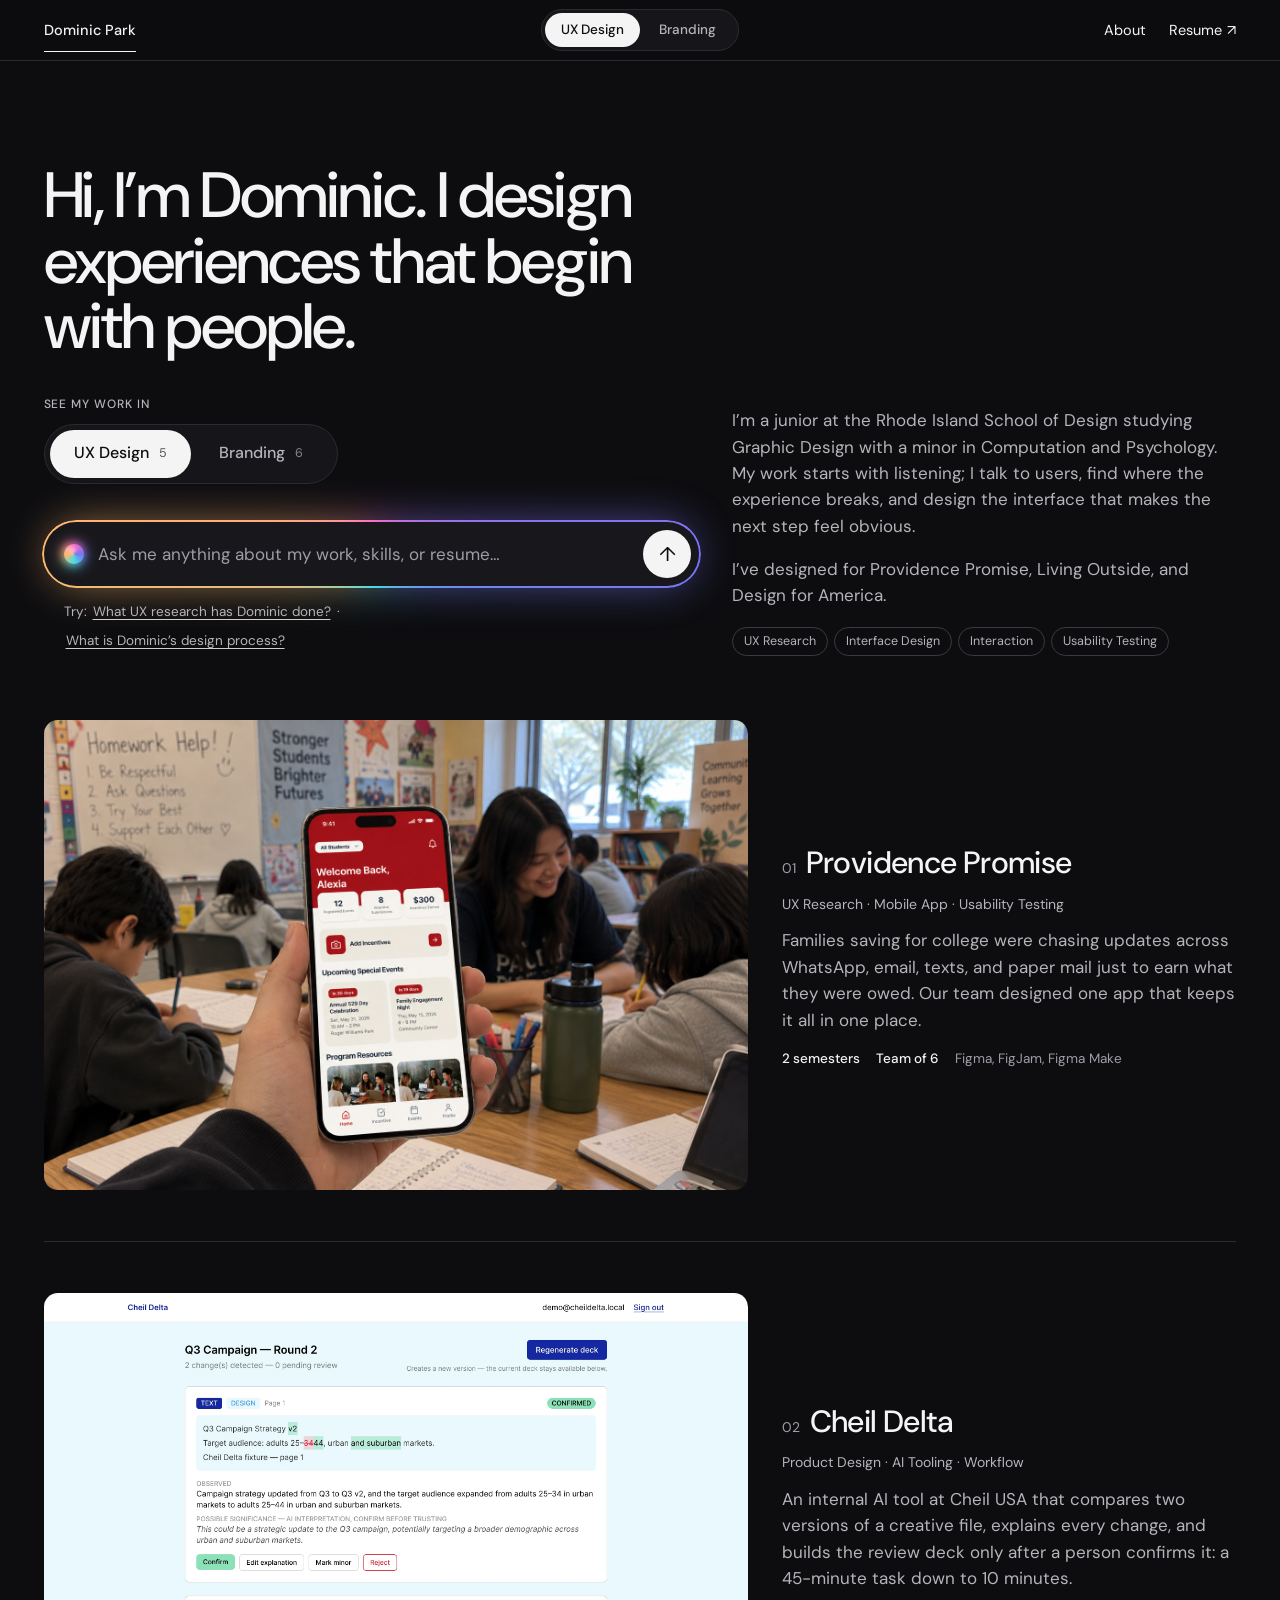
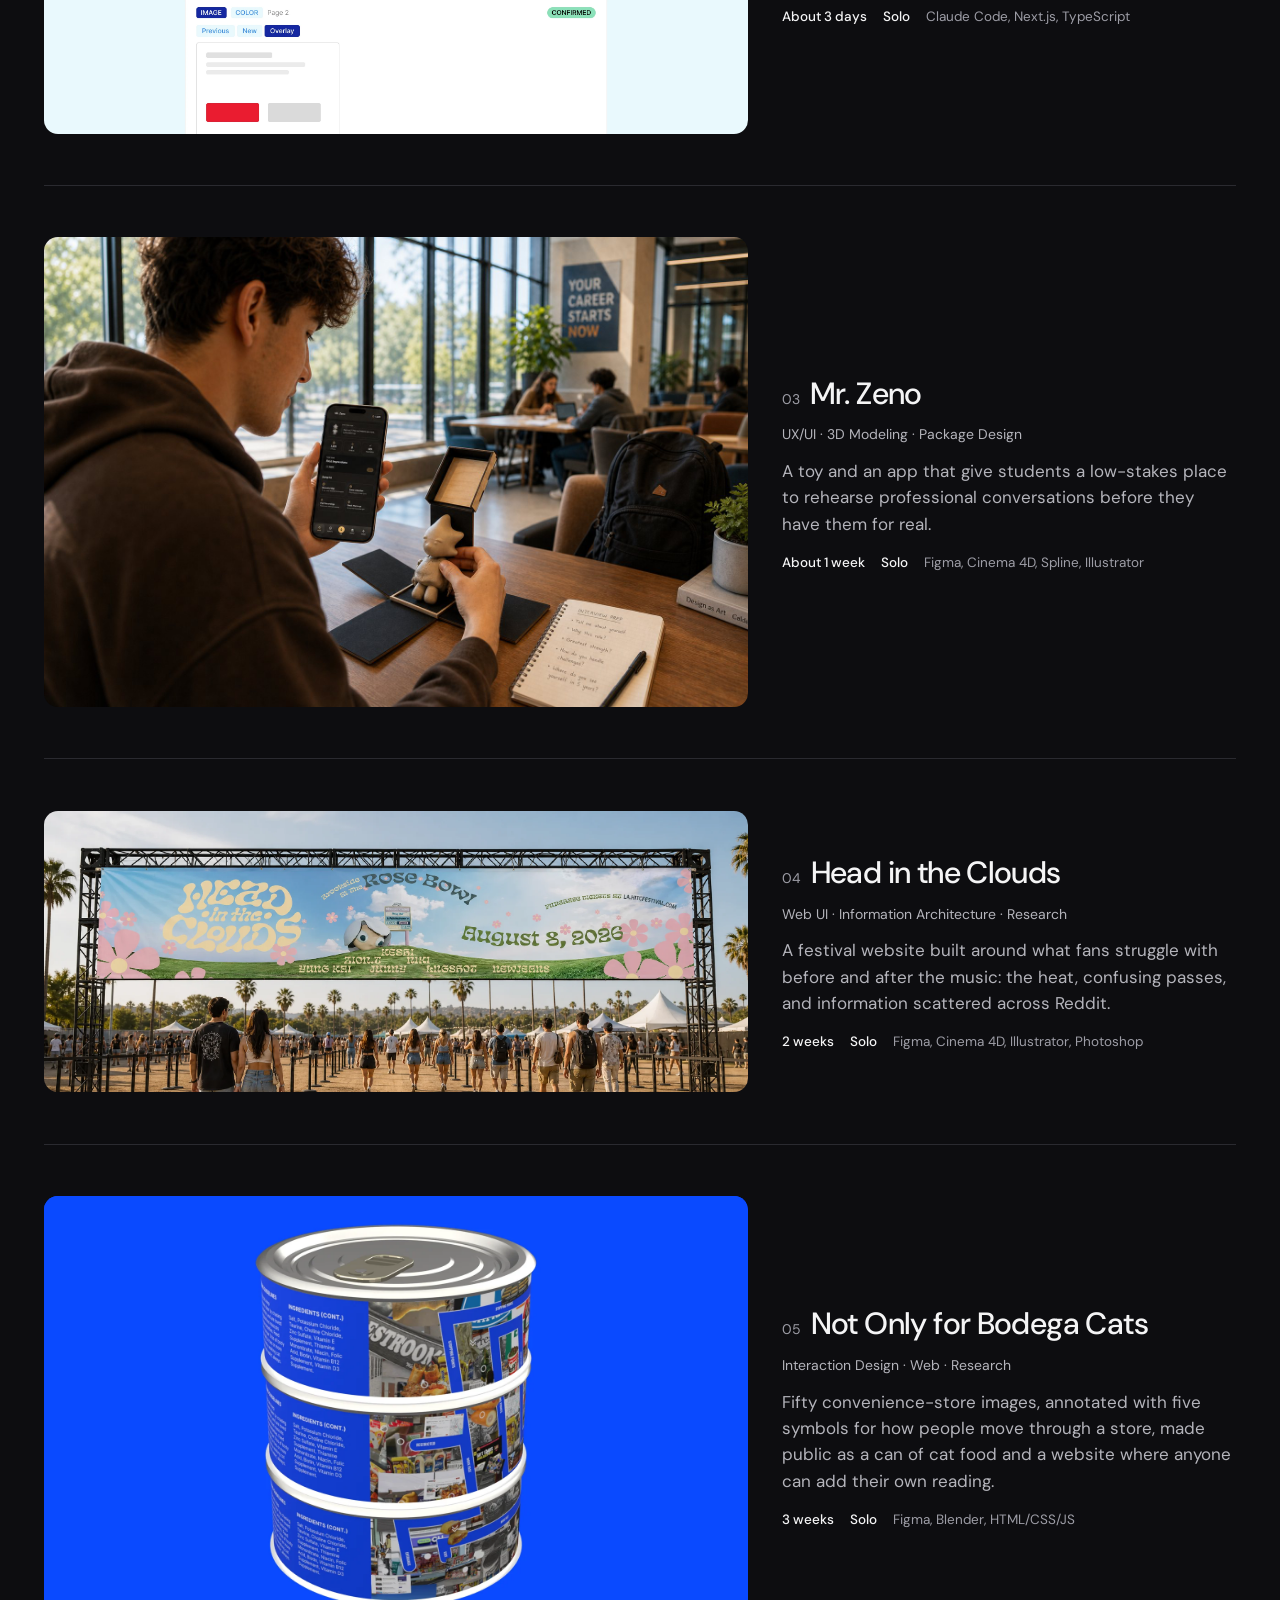
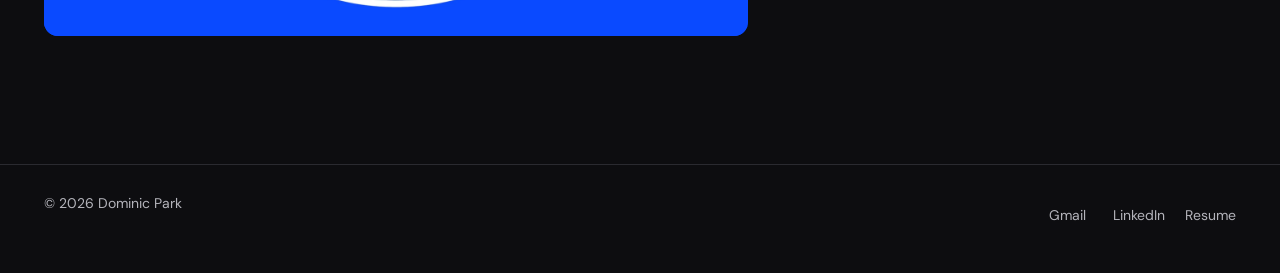
<file: index.html>
<!doctype html>
<html lang="en">
<head>
  <meta charset="utf-8">
  <meta name="viewport" content="width=device-width, initial-scale=1, viewport-fit=cover">
  <title>Dominic Park — UX &amp; Graphic Designer</title>
  <meta name="description" content="Dominic Park is a UX and graphic designer studying at the Rhode Island School of Design. Case studies in research-led product design, interaction, and brand.">
  <script>/* Collection → theme, set before paint: UX Design = dark, Branding = light. */
  !function(h){var f=h.getAttribute('data-fixed'),p=null,s=null;try{p=new URLSearchParams(location.search).get('view')}catch(e){}if(p!=='ux'&&p!=='branding')p=null;try{s=localStorage.getItem('dp-view')}catch(e){}var v=f||p||s||'ux';try{localStorage.setItem('dp-view',v)}catch(e){}h.setAttribute('data-view',v);h.setAttribute('data-theme',v==='ux'?'dark':'light');var m=document.querySelector('meta[name=theme-color]')||document.head.appendChild(document.createElement('meta'));m.name='theme-color';m.content=v==='ux'?'#0d0d10':'#ffffff'}(document.documentElement)</script>
  <link rel="preconnect" href="https://fonts.googleapis.com">
  <link rel="preconnect" href="https://fonts.gstatic.com" crossorigin>
  <link href="https://fonts.googleapis.com/css2?family=DM+Sans:opsz,wght@9..40,300..600&display=swap" rel="stylesheet">
  <link rel="stylesheet" href="css/style.css?v=31">
</head>
<body>
  <a class="skip-link" href="#main">Skip to content</a>

  <header class="site-header">
    <div class="site-header__inner">
      <a class="link" href="index.html" aria-current="page">Dominic Park</a>
      <div class="site-header__center">
        <div class="view-switch view-switch--sm" role="radiogroup" aria-label="Show projects">
          <button type="button" role="radio" data-view="ux">UX Design</button>
          <button type="button" role="radio" data-view="branding">Branding</button>
          <span class="view-switch__thumb" aria-hidden="true"></span>
        </div>
      </div>
      <nav class="site-header__right" aria-label="Secondary">
        <a class="link" href="about.html">About</a>
        <a class="link" href="Dominic-Park-Resume.pdf?v=2" target="_blank" rel="noopener">Resume <span class="arrow arrow--ne" aria-hidden="true">↗</span><span class="sr-only">(PDF, opens in a new tab)</span></a>
      </nav>
    </div>
  </header>

  <main id="main">
    <section class="intro" aria-labelledby="intro-title">
      <div>
        <h1 id="intro-title" class="reveal"><span data-show="ux">Hi, I’m Dominic. I design experiences that begin with people.</span><span data-show="branding">Hi, I’m Dominic. I build brands with a personality you can hold.</span></h1>
        <div class="view-pick reveal">
          <p class="view-pick__label" id="view-pick-label">See my work in</p>
          <div class="view-switch" role="radiogroup" aria-labelledby="view-pick-label">
            <button type="button" role="radio" data-view="ux">UX Design <span class="view-switch__n" aria-hidden="true">5</span></button>
            <button type="button" role="radio" data-view="branding">Branding <span class="view-switch__n" aria-hidden="true">6</span></button>
            <span class="view-switch__thumb" aria-hidden="true"></span>
          </div>
        </div>
        <div id="ask-hero"></div>
      </div>
      <div class="reveal">
        <div data-show="ux">
          <p>I’m a junior at the Rhode Island School of Design studying Graphic Design with a minor in Computation and Psychology. My work starts with listening; I talk to users, find where the experience breaks, and design the interface that makes the next step feel obvious.</p>
          <p>I’ve designed for Providence Promise, Living Outside, and Design for America.</p>
          <ul class="tags" aria-label="Focus areas"><li>UX Research</li><li>Interface Design</li><li>Interaction</li><li>Usability Testing</li></ul>
        </div>
        <div data-show="branding">
          <p>I’m a junior at the Rhode Island School of Design studying Graphic Design. On the branding side, I build the systems people actually touch: campaigns, packaging, type, books, and the characters that carry a brand’s voice.</p>
          <p>I’ve designed for Cheil USA (Samsung) and Girl Scouts.</p>
          <ul class="tags" aria-label="Focus areas"><li>Brand Identity</li><li>Art Direction</li><li>Packaging</li><li>Typography</li></ul>
        </div>
      </div>
    </section>

    <h2 class="sr-only" id="work"><span data-show="ux">UX Design projects</span><span data-show="branding">Branding projects</span></h2>
    <ol class="work-grid" aria-labelledby="work">

      <li class="card reveal" data-show="ux">
        <a href="work/providence-promise.html">
          <div class="card__media">
            <img class="cover" src="assets/pp/hero-volunteering.jpg" alt="In a community classroom, a hand holds a phone open to the Providence Promise app home screen: Welcome Back, Alexia, with events, submissions, and $300 earned">
          </div>
          <div class="card__body">
            <div class="card__top"><span class="card__index" aria-hidden="true">01</span><h3>Providence Promise<span class="arrow" aria-hidden="true">→</span></h3></div>
            <p class="card__cats">UX Research · Mobile App · Usability Testing</p>
            <p class="card__blurb">Families saving for college were chasing updates across WhatsApp, email, texts, and paper mail just to earn what they were owed. Our team designed one app that keeps it all in one place.</p>
            <ul class="card__facts" aria-label="Project facts"><li><b>2 semesters</b></li><li><b>Team of 6</b></li><li>Figma, FigJam, Figma Make</li></ul>
          </div>
        </a>
      </li>
      <li class="card reveal" data-show="ux">
        <a href="work/cheil-delta.html">
          <div class="card__media"><img class="cover" src="assets/delta/review.webp?v=2" alt="Cheil Delta review screen: AI-flagged changes between two versions of a campaign file, each waiting for a person to confirm, edit, or reject it" loading="lazy"></div>
          <div class="card__body">
            <div class="card__top"><span class="card__index" aria-hidden="true">02</span><h3>Cheil Delta<span class="arrow" aria-hidden="true">→</span></h3></div>
            <p class="card__cats">Product Design · AI Tooling · Workflow</p>
            <p class="card__blurb">An internal AI tool at Cheil USA that compares two versions of a creative file, explains every change, and builds the review deck only after a person confirms it: a 45-minute task down to 10 minutes.</p>
            <ul class="card__facts" aria-label="Project facts"><li><b>About 3 days</b></li><li><b>Solo</b></li><li>Claude Code, Next.js, TypeScript</li></ul>
          </div>
        </a>
      </li>
      <li class="card reveal" data-show="ux">
        <a href="work/mr-zeno.html">
          <div class="card__media"><img class="cover" src="assets/zeno/student.jpg" alt="A student at a campus table practicing with the Mr. Zeno app on his phone while holding the Zeno figure from its box" loading="lazy"></div>
          <div class="card__body">
            <div class="card__top"><span class="card__index" aria-hidden="true">03</span><h3>Mr. Zeno<span class="arrow" aria-hidden="true">→</span></h3></div>
            <p class="card__cats">UX/UI · 3D Modeling · Package Design</p>
            <p class="card__blurb">A toy and an app that give students a low-stakes place to rehearse professional conversations before they have them for real.</p>
            <ul class="card__facts" aria-label="Project facts"><li><b>About 1 week</b></li><li><b>Solo</b></li><li>Figma, Cinema 4D, Spline, Illustrator</li></ul>
          </div>
        </a>
      </li>
      <li class="card reveal" data-show="ux">
        <a href="work/head-in-the-clouds.html">
          <div class="card__media"><img class="cover" src="assets/live/hitc-1.webp?v=2" alt="Festival entrance arch with the pastel Head in the Clouds banner, Rose Bowl, August 8, 2026" loading="lazy"></div>
          <div class="card__body">
            <div class="card__top"><span class="card__index" aria-hidden="true">04</span><h3>Head in the Clouds<span class="arrow" aria-hidden="true">→</span></h3></div>
            <p class="card__cats">Web UI · Information Architecture · Research</p>
            <p class="card__blurb">A festival website built around what fans struggle with before and after the music: the heat, confusing passes, and information scattered across Reddit.</p>
            <ul class="card__facts" aria-label="Project facts"><li><b>2 weeks</b></li><li><b>Solo</b></li><li>Figma, Cinema 4D, Illustrator, Photoshop</li></ul>
          </div>
        </a>
      </li>
      <li class="card reveal" data-show="ux">
        <a href="work/bodega-cats.html">
          <div class="card__media card__media--stage">
            <div class="stage stage--bodega">
              <video class="stage__video" src="assets/bodega/cans-spin.mp4" poster="assets/bodega/cans-still.webp?v=2" autoplay muted loop playsinline preload="metadata" aria-label="Three stacked cat food cans wrapped in a blue collage label, spinning on a bright blue background" data-motion></video>
            </div>
          </div>
          <div class="card__body">
            <div class="card__top"><span class="card__index" aria-hidden="true">05</span><h3>Not Only for Bodega Cats<span class="arrow" aria-hidden="true">→</span></h3></div>
            <p class="card__cats">Interaction Design · Web · Research</p>
            <p class="card__blurb">Fifty convenience-store images, annotated with five symbols for how people move through a store, made public as a can of cat food and a website where anyone can add their own reading.</p>
            <ul class="card__facts" aria-label="Project facts"><li><b>3 weeks</b></li><li><b>Solo</b></li><li>Figma, Blender, HTML/CSS/JS</li></ul>
          </div>
        </a>
      </li>
      <li class="card reveal" data-show="branding">
        <a href="work/cheil.html">
          <div class="card__media"><img class="cover" src="assets/cheil/extra-2.png" alt="A man in a desert looks up at a giant unfolded Galaxy Z Fold8 Ultra while paper planes drift across the sky" loading="lazy"></div>
          <div class="card__body">
            <div class="card__top"><span class="card__index" aria-hidden="true">01</span><h3>Cheil USA (Samsung)<span class="arrow" aria-hidden="true">→</span></h3></div>
            <p class="card__cats">Campaign Strategy · App Concept · Art Direction</p>
            <p class="card__blurb">A social-first campaign that keeps Samsung’s foldables at the center of the conversation, including a lifestyle-simulator app that lets people try each phone’s personality before they own it.</p>
            <ul class="card__facts" aria-label="Project facts"><li><b>6 weeks</b></li><li><b>Team of 4</b></li><li>Illustrator, Photoshop, Figma, generative AI</li></ul>
          </div>
        </a>
      </li>
      <li class="card reveal" data-show="branding">
        <a href="work/what-design-cant-do.html">
          <div class="card__media"><img class="cover" src="assets/book/hero.webp" alt="The finished book: its olive cover, the Chapter 6 opener, and a page with a sideways caption" loading="lazy"></div>
          <div class="card__body">
            <div class="card__top"><span class="card__index" aria-hidden="true">02</span><h3>What Design Can’t Do<span class="arrow" aria-hidden="true">→</span></h3></div>
            <p class="card__cats">Editorial Design · Typography · Bookbinding</p>
            <p class="card__blurb">Silvio Lorusso’s essays, typeset in a three-typeface system and perfect bound by hand: calm for the long read, playful in the margins.</p>
            <ul class="card__facts" aria-label="Project facts"><li><b>3 weeks</b></li><li><b>Solo</b></li><li>InDesign, perfect binding</li></ul>
          </div>
        </a>
      </li>
      <li class="card reveal" data-show="branding">
        <a href="work/pocket-sauce.html">
          <div class="card__media"><img class="cover" src="assets/sauce/hero.webp" alt="A model with sauce on their face and fingers in front of a shelf of sauces, with the Pocket Sauce packet logo" loading="lazy"></div>
          <div class="card__body">
            <div class="card__top"><span class="card__index" aria-hidden="true">03</span><h3>Pocket Sauce<span class="arrow" aria-hidden="true">→</span></h3></div>
            <p class="card__cats">Brand Identity · Illustration · Packaging · Photography</p>
            <p class="card__blurb">I don’t eat anything without sauce, so I designed a way to carry my favorites everywhere: hand-drawn sauce packets, a brand, and a very messy photo campaign.</p>
            <ul class="card__facts" aria-label="Project facts"><li><b>1.5 weeks</b></li><li><b>Solo</b></li><li>Procreate, Illustrator, Photoshop</li></ul>
          </div>
        </a>
      </li>
      <li class="card reveal" data-show="branding">
        <a href="work/moving-type-face.html">
          <div class="card__media card__media--stage">
            <div class="stage stage--type">
              <div class="glyph-row">
                <img src="assets/type/letter-a.webp" width="344" height="344" alt="" loading="lazy"><img src="assets/type/letter-b.webp" width="344" height="344" alt="" loading="lazy"><img src="assets/type/letter-c.webp" width="344" height="344" alt="" loading="lazy"><img src="assets/type/letter-d.webp" width="344" height="344" alt="" loading="lazy"><img src="assets/type/letter-e.webp" width="344" height="344" alt="" loading="lazy">
              </div>
              <span class="sr-only">Letters A through E from the typeface: blue grid strokes filled with small yellow figures</span>
            </div>
          </div>
          <div class="card__body">
            <div class="card__top"><span class="card__index" aria-hidden="true">04</span><h3>Moving [Type] Face<span class="arrow" aria-hidden="true">→</span></h3></div>
            <p class="card__cats">Type Design</p>
            <p class="card__blurb">Two typefaces built to disagree, one ruled and one drawn from my own characters, layered until control and personality share the same letter.</p>
            <ul class="card__facts" aria-label="Project facts"><li><b>1 week</b></li><li><b>Solo</b></li><li>Illustrator, pen and paper</li></ul>
          </div>
        </a>
      </li>
      <li class="card reveal" data-show="branding">
        <a href="work/head-in-the-clouds.html#identity">
          <div class="card__media"><img class="cover" src="assets/live/hitc-7.webp?v=2" alt="Bus shelter displaying three Head in the Clouds posters with clouds, pink flowers, and the cloud-headed mascot" loading="lazy"></div>
          <div class="card__body">
            <div class="card__top"><span class="card__index" aria-hidden="true">05</span><h3>Head in the Clouds: identity<span class="arrow" aria-hidden="true">→</span></h3></div>
            <p class="card__badge">Also in UX Design</p><p class="card__cats">Brand Identity · Merch · 3D Visuals</p>
            <p class="card__blurb">The festival identity on its own: a cloud-headed mascot with spring florals, Cinema 4D visuals, and merch designed for the day itself.</p>
            <ul class="card__facts" aria-label="Project facts"><li><b>2 weeks</b></li><li><b>Solo</b></li><li>Illustrator, Cinema 4D, Photoshop</li></ul>
          </div>
        </a>
      </li>
      <li class="card reveal" data-show="branding">
        <a href="work/bodega-cats.html#results">
          <div class="card__media"><img class="cover" src="assets/bodega/on-the-shelf.jpg" alt="Three stacked cans in their blue collage label on a pet care shelf in a convenience store" loading="lazy"></div>
          <div class="card__body">
            <div class="card__top"><span class="card__index" aria-hidden="true">06</span><h3>Bodega Cats: posters and packaging<span class="arrow" aria-hidden="true">→</span></h3></div>
            <p class="card__badge">Also in UX Design</p><p class="card__cats">Poster · Packaging · 3D</p>
            <p class="card__blurb">The collection made public: 24 × 36 in posters and a cat food can modeled in Blender, down to the label.</p>
            <ul class="card__facts" aria-label="Project facts"><li><b>3 weeks</b></li><li><b>Solo</b></li><li>Illustrator, Blender</li></ul>
          </div>
        </a>
      </li>
    </ol>
  </main>

  <footer class="site-footer">
    <div class="site-footer__inner">
      <span>© <span data-year>2026</span> Dominic Park</span>
      <nav aria-label="Contact">
        <a class="link" href="mailto:dominic.park.j@gmail.com">Gmail</a>
        <a class="link" href="https://www.linkedin.com/in/dominic-park-b2a814282/" target="_blank" rel="noopener">LinkedIn<span class="sr-only"> (opens in a new tab)</span></a>
        <a class="link" href="Dominic-Park-Resume.pdf?v=2" target="_blank" rel="noopener">Resume<span class="sr-only"> (PDF, opens in a new tab)</span></a>
      </nav>
    </div>
  </footer>

  <script src="js/main.js?v=31"></script>
  <script src="js/assistant-kb.js?v=31"></script>
  <script src="js/assistant-index.js?v=31"></script>
  <script src="js/assistant.js?v=31"></script>
</body>
</html>
</file>
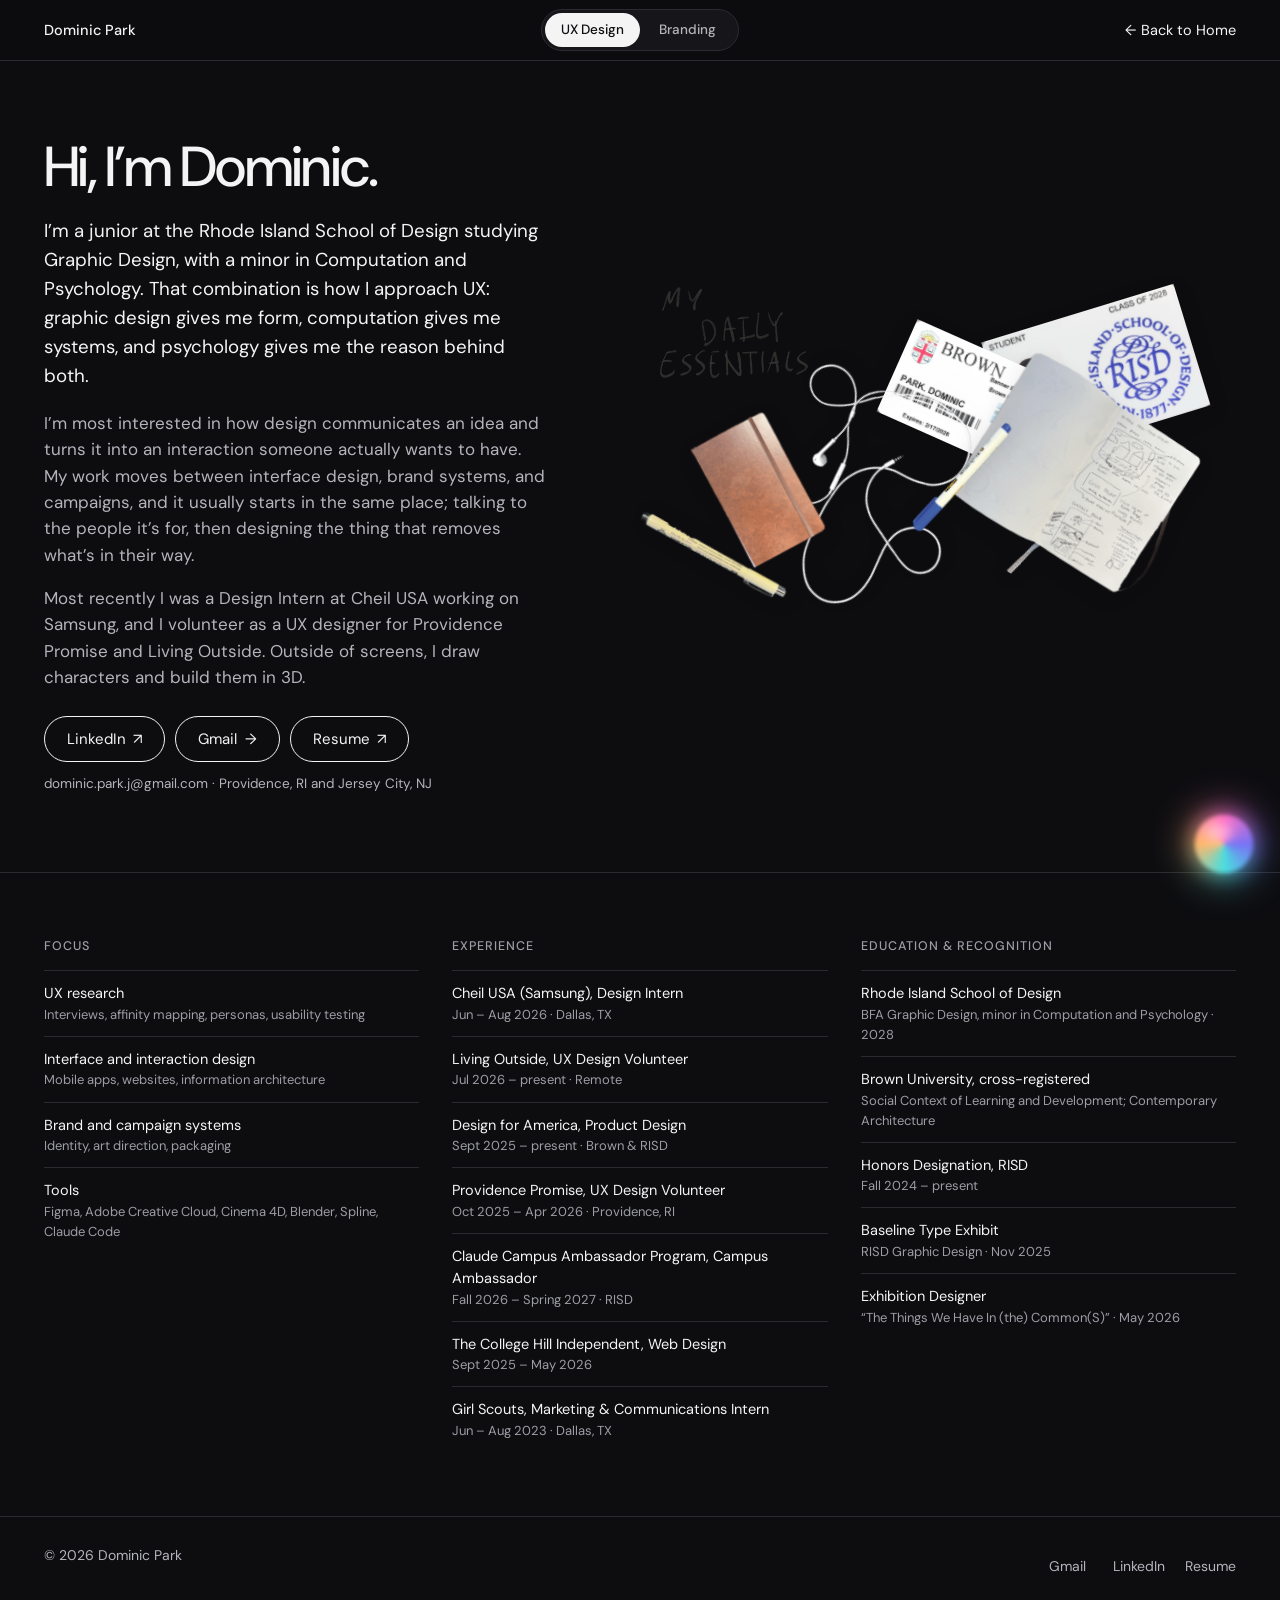
<file: about.html>
<!doctype html>
<html lang="en">
<head>
  <meta charset="utf-8">
  <meta name="viewport" content="width=device-width, initial-scale=1, viewport-fit=cover">
  <title>About — Dominic Park</title>
  <meta name="description" content="Dominic Park is a UX and graphic designer at the Rhode Island School of Design studying Graphic Design with a minor in Computation and Psychology.">
  <script>/* Collection → theme, set before paint: UX Design = dark, Branding = light. */
  !function(h){var f=h.getAttribute('data-fixed'),p=null,s=null;try{p=new URLSearchParams(location.search).get('view')}catch(e){}if(p!=='ux'&&p!=='branding')p=null;try{s=localStorage.getItem('dp-view')}catch(e){}var v=f||p||s||'ux';try{localStorage.setItem('dp-view',v)}catch(e){}h.setAttribute('data-view',v);h.setAttribute('data-theme',v==='ux'?'dark':'light');var m=document.querySelector('meta[name=theme-color]')||document.head.appendChild(document.createElement('meta'));m.name='theme-color';m.content=v==='ux'?'#0d0d10':'#ffffff'}(document.documentElement)</script>
  <link rel="preconnect" href="https://fonts.googleapis.com">
  <link rel="preconnect" href="https://fonts.gstatic.com" crossorigin>
  <link href="https://fonts.googleapis.com/css2?family=DM+Sans:opsz,wght@9..40,300..600&display=swap" rel="stylesheet">
  <link rel="stylesheet" href="css/style.css?v=31">
</head>
<body>
  <a class="skip-link" href="#main">Skip to content</a>

  <header class="site-header">
    <div class="site-header__inner">
      <a class="link" href="index.html">Dominic Park</a>
      <div class="site-header__center">
        <div class="view-switch view-switch--sm" role="radiogroup" aria-label="Color theme by collection">
          <button type="button" role="radio" data-view="ux">UX Design</button>
          <button type="button" role="radio" data-view="branding">Branding</button>
          <span class="view-switch__thumb" aria-hidden="true"></span>
        </div>
      </div>
      <nav class="site-header__right" aria-label="Page">
        <a class="link" href="index.html"><span class="arrow arrow--l" aria-hidden="true">←</span> Back to Home</a>
      </nav>
    </div>
  </header>

  <main id="main">
    <section class="about" aria-labelledby="about-title">
      <div class="about__bio">
        <h1 id="about-title" class="reveal">Hi, I’m Dominic.</h1>
        <p class="reveal">I’m a junior at the Rhode Island School of Design studying Graphic Design, with a minor in Computation and Psychology. That combination is how I approach UX: graphic design gives me form, computation gives me systems, and psychology gives me the reason behind both.</p>
        <p class="reveal">I’m most interested in how design communicates an idea and turns it into an interaction someone actually wants to have. My work moves between interface design, brand systems, and campaigns, and it usually starts in the same place; talking to the people it’s for, then designing the thing that removes what’s in their way.</p>
        <p class="reveal">Most recently I was a Design Intern at Cheil USA working on Samsung, and I volunteer as a UX designer for Providence Promise and Living Outside. Outside of screens, I draw characters and build them in 3D.</p>
        <div class="about__links reveal">
          <a class="btn" href="https://www.linkedin.com/in/dominic-park-b2a814282/" target="_blank" rel="noopener">LinkedIn <span class="arrow arrow--ne" aria-hidden="true">↗</span><span class="sr-only">(opens in a new tab)</span></a>
          <a class="btn" href="mailto:dominic.park.j@gmail.com">Gmail <span class="arrow arrow--r" aria-hidden="true">→</span></a>
          <a class="btn" href="Dominic-Park-Resume.pdf?v=2" target="_blank" rel="noopener">Resume <span class="arrow arrow--ne" aria-hidden="true">↗</span><span class="sr-only">(PDF, opens in a new tab)</span></a>
        </div>
        <p class="aside-note">dominic.park.j@gmail.com · Providence, RI and Jersey City, NJ</p>
      </div>

      <div class="essentials reveal" role="img" aria-label="Collage titled My Daily Essentials: a notebook, RISD and Brown student IDs, sketches, pens, and earbuds">
        <img class="piece title-piece" src="assets/about/essentials.gif" alt="" style="left:21.3%;top:25%;width:38.4%;--r:0deg">
        <img class="piece" src="assets/about/e2.png" alt="" style="left:78.6%;top:26.4%;width:30.7%;--r:-17deg">
        <img class="piece" src="assets/about/e3.png" alt="" style="left:59.3%;top:32.6%;width:24.4%;--r:24deg">
        <img class="piece" src="assets/about/e4.png" alt="" style="left:43.1%;top:52.6%;width:36.7%;--r:-134deg">
        <img class="piece" src="assets/about/e5.png" alt="" style="left:75.1%;top:55.5%;width:34.1%;--r:31deg">
        <img class="piece" src="assets/about/e6.png" alt="" style="left:58.3%;top:52.6%;width:6.3%;--r:33deg">
        <img class="piece" src="assets/about/e7.png" alt="" style="left:27%;top:55.5%;width:13.9%;--r:-28deg">
        <img class="piece" src="assets/about/e8.png" alt="" style="left:20.3%;top:71.9%;width:6.1%;--r:-65deg">
      </div>
    </section>

    <section class="about-grid" aria-label="Details">
      <div class="reveal">
        <h2>Focus</h2>
        <ul>
          <li>UX research<small>Interviews, affinity mapping, personas, usability testing</small></li>
          <li>Interface and interaction design<small>Mobile apps, websites, information architecture</small></li>
          <li>Brand and campaign systems<small>Identity, art direction, packaging</small></li>
          <li>Tools<small>Figma, Adobe Creative Cloud, Cinema 4D, Blender, Spline, Claude Code</small></li>
        </ul>
      </div>
      <div class="reveal">
        <h2>Experience</h2>
        <ul>
          <li>Cheil USA (Samsung), Design Intern<small>Jun – Aug 2026 · Dallas, TX</small></li>
          <li>Living Outside, UX Design Volunteer<small>Jul 2026 – present · Remote</small></li>
          <li>Design for America, Product Design<small>Sept 2025 – present · Brown &amp; RISD</small></li>
          <li>Providence Promise, UX Design Volunteer<small>Oct 2025 – Apr 2026 · Providence, RI</small></li>
          <li>Claude Campus Ambassador Program, Campus Ambassador<small>Fall 2026 – Spring 2027 · RISD</small></li>
          <li>The College Hill Independent, Web Design<small>Sept 2025 – May 2026</small></li>
          <li>Girl Scouts, Marketing &amp; Communications Intern<small>Jun – Aug 2023 · Dallas, TX</small></li>
        </ul>
      </div>
      <div class="reveal">
        <h2>Education &amp; recognition</h2>
        <ul>
          <li>Rhode Island School of Design<small>BFA Graphic Design, minor in Computation and Psychology · 2028</small></li>
          <li>Brown University, cross-registered<small>Social Context of Learning and Development; Contemporary Architecture</small></li>
          <li>Honors Designation, RISD<small>Fall 2024 – present</small></li>
          <li>Baseline Type Exhibit<small>RISD Graphic Design · Nov 2025</small></li>
          <li>Exhibition Designer<small>“The Things We Have In (the) Common(S)” · May 2026</small></li>
        </ul>
      </div>
    </section>
  </main>

  <footer class="site-footer">
    <div class="site-footer__inner">
    <span>© <span data-year>2026</span> Dominic Park</span>
    <nav aria-label="Contact">
      <a class="link" href="mailto:dominic.park.j@gmail.com">Gmail</a>
      <a class="link" href="https://www.linkedin.com/in/dominic-park-b2a814282/" target="_blank" rel="noopener">LinkedIn<span class="sr-only"> (opens in a new tab)</span></a>
      <a class="link" href="Dominic-Park-Resume.pdf?v=2" target="_blank" rel="noopener">Resume<span class="sr-only"> (PDF, opens in a new tab)</span></a>
    </nav>
    </div>
  </footer>
  <script src="js/main.js?v=31"></script>
  <script src="js/assistant-kb.js?v=31"></script>
  <script src="js/assistant-index.js?v=31"></script>
  <script src="js/assistant.js?v=31"></script>
</body>
</html>
</file>
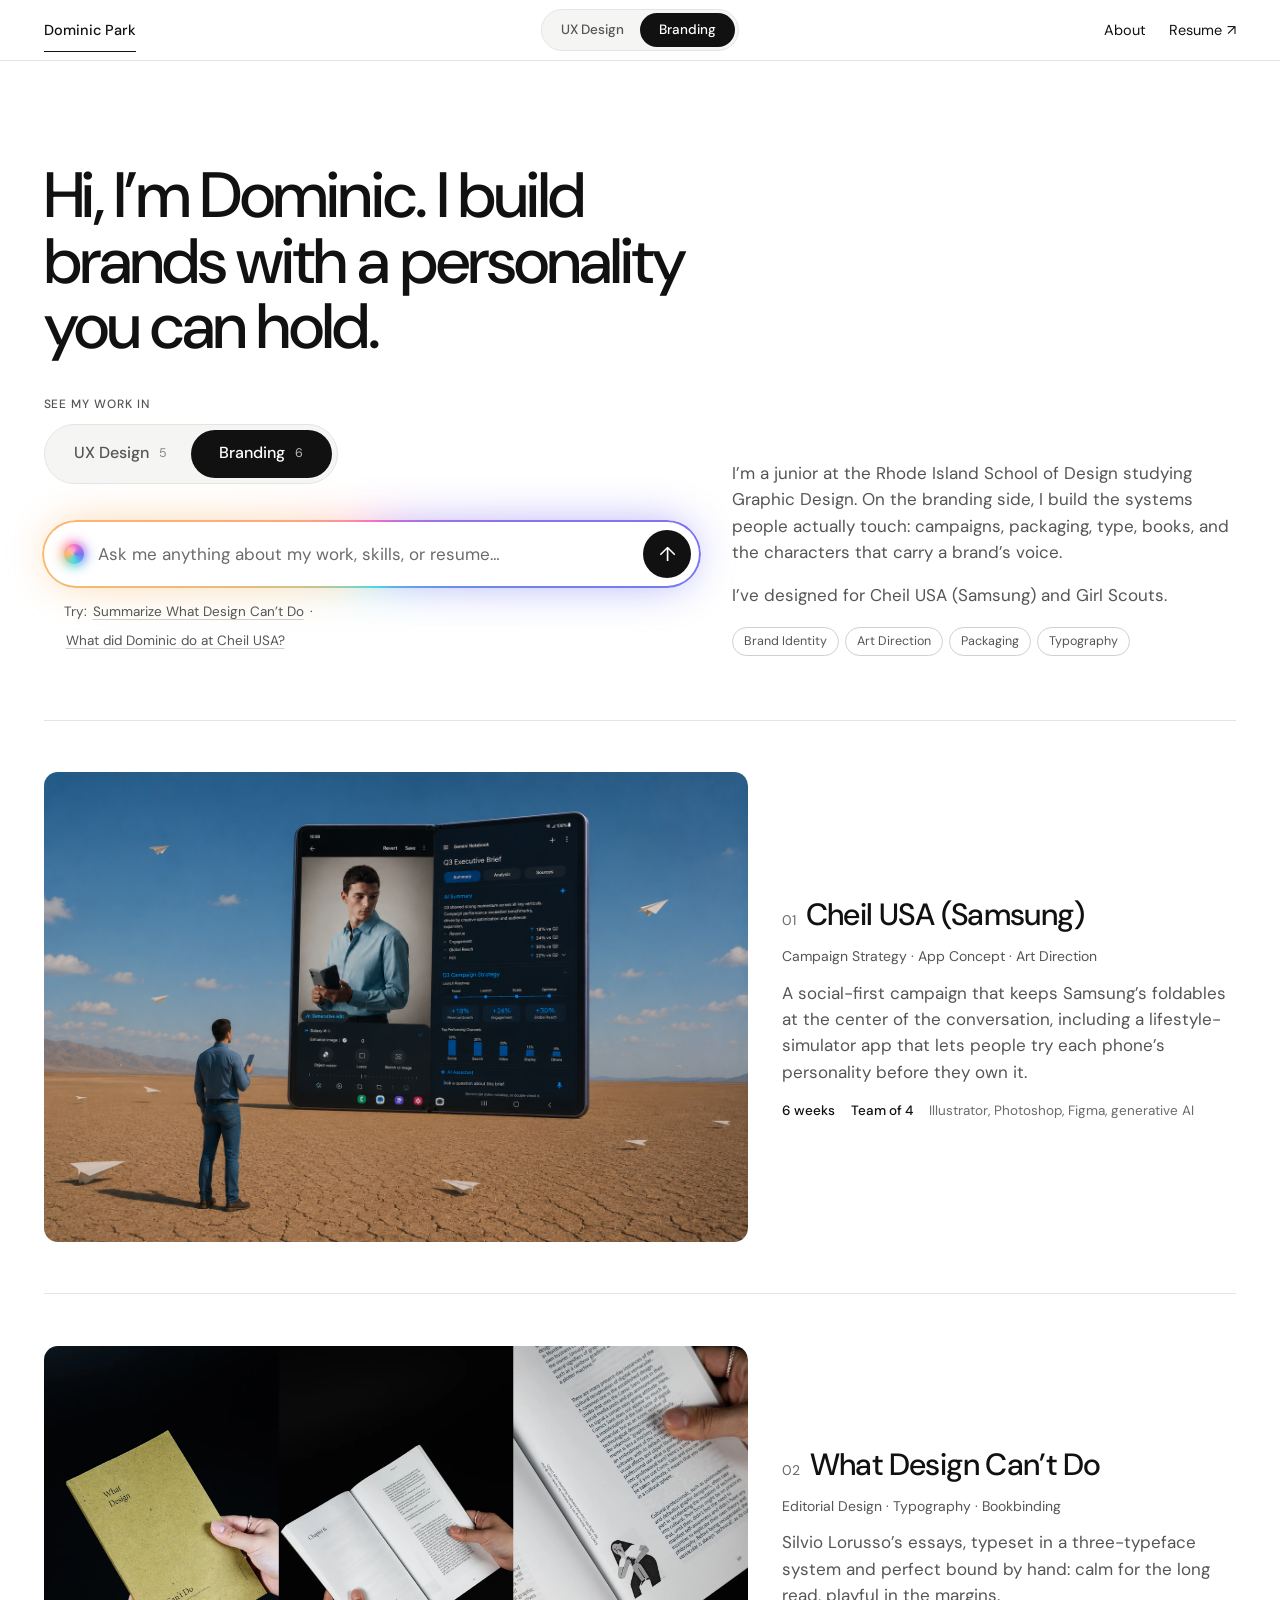
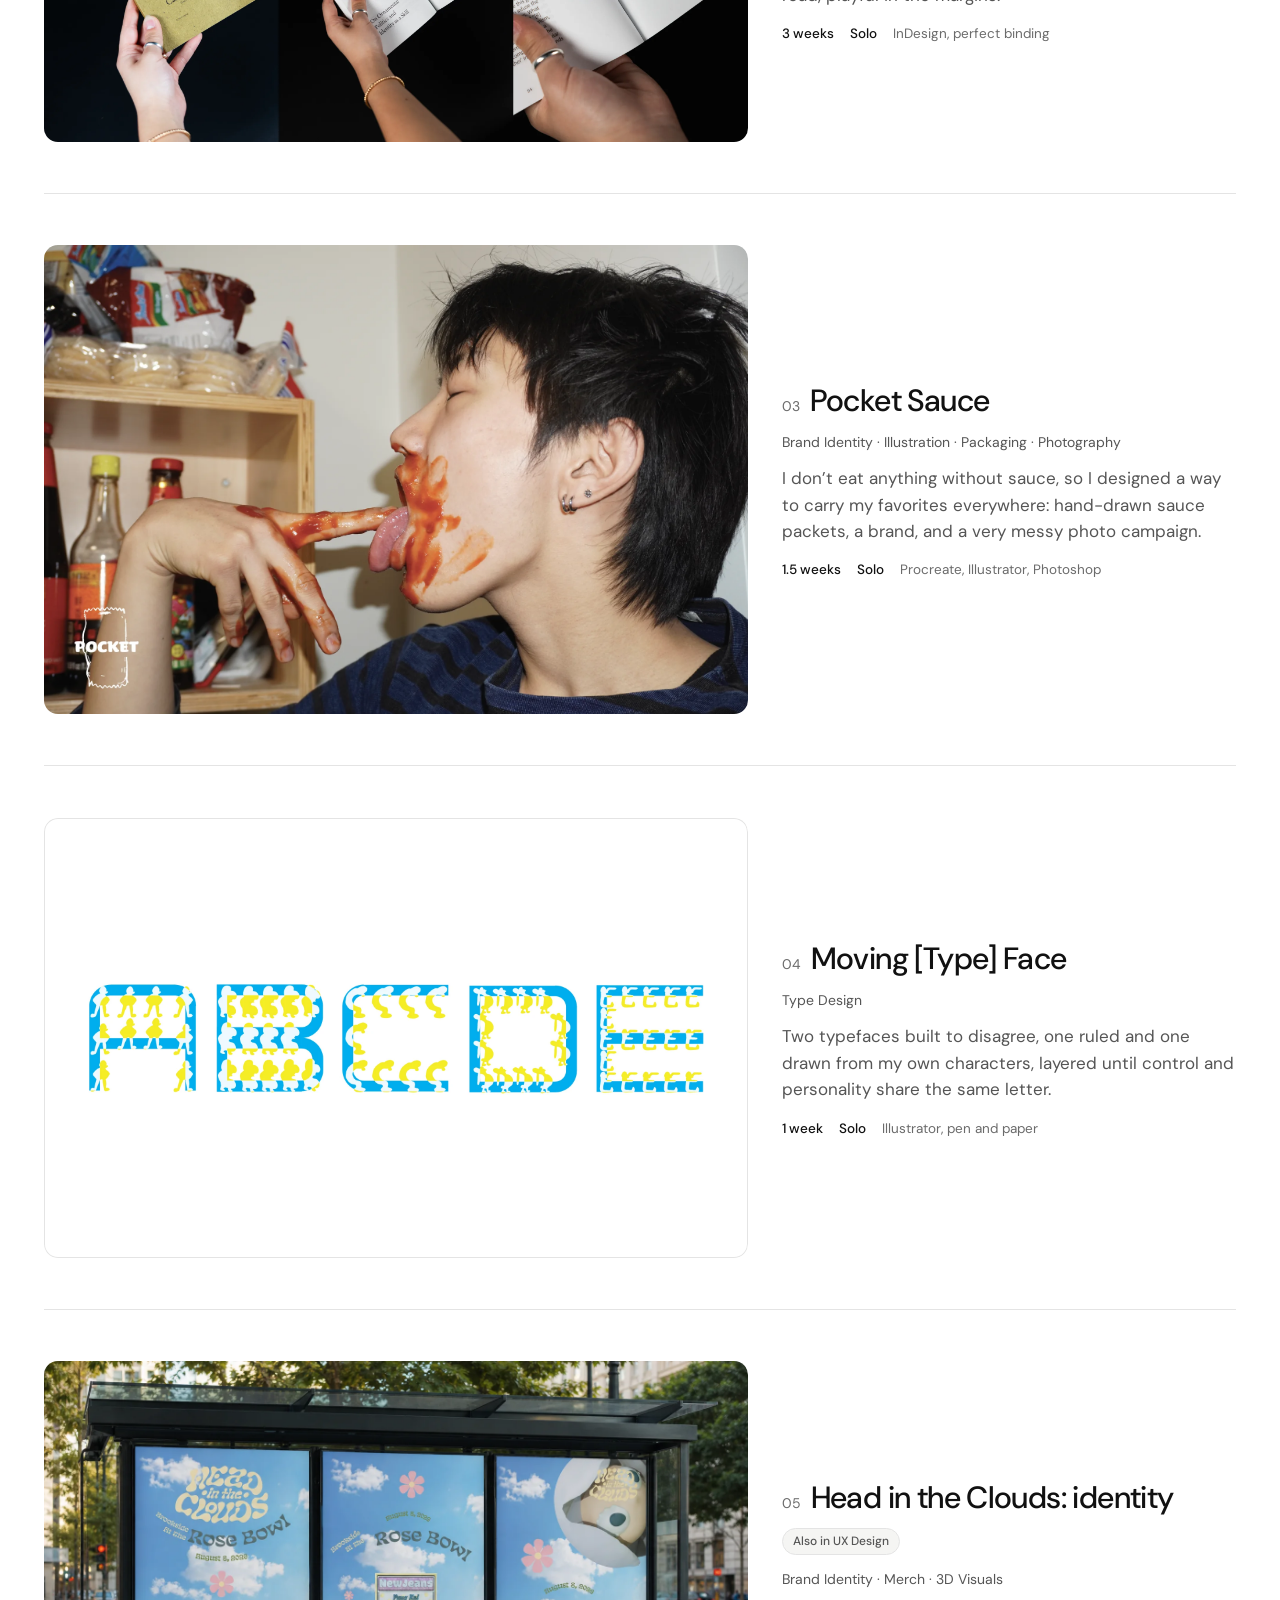
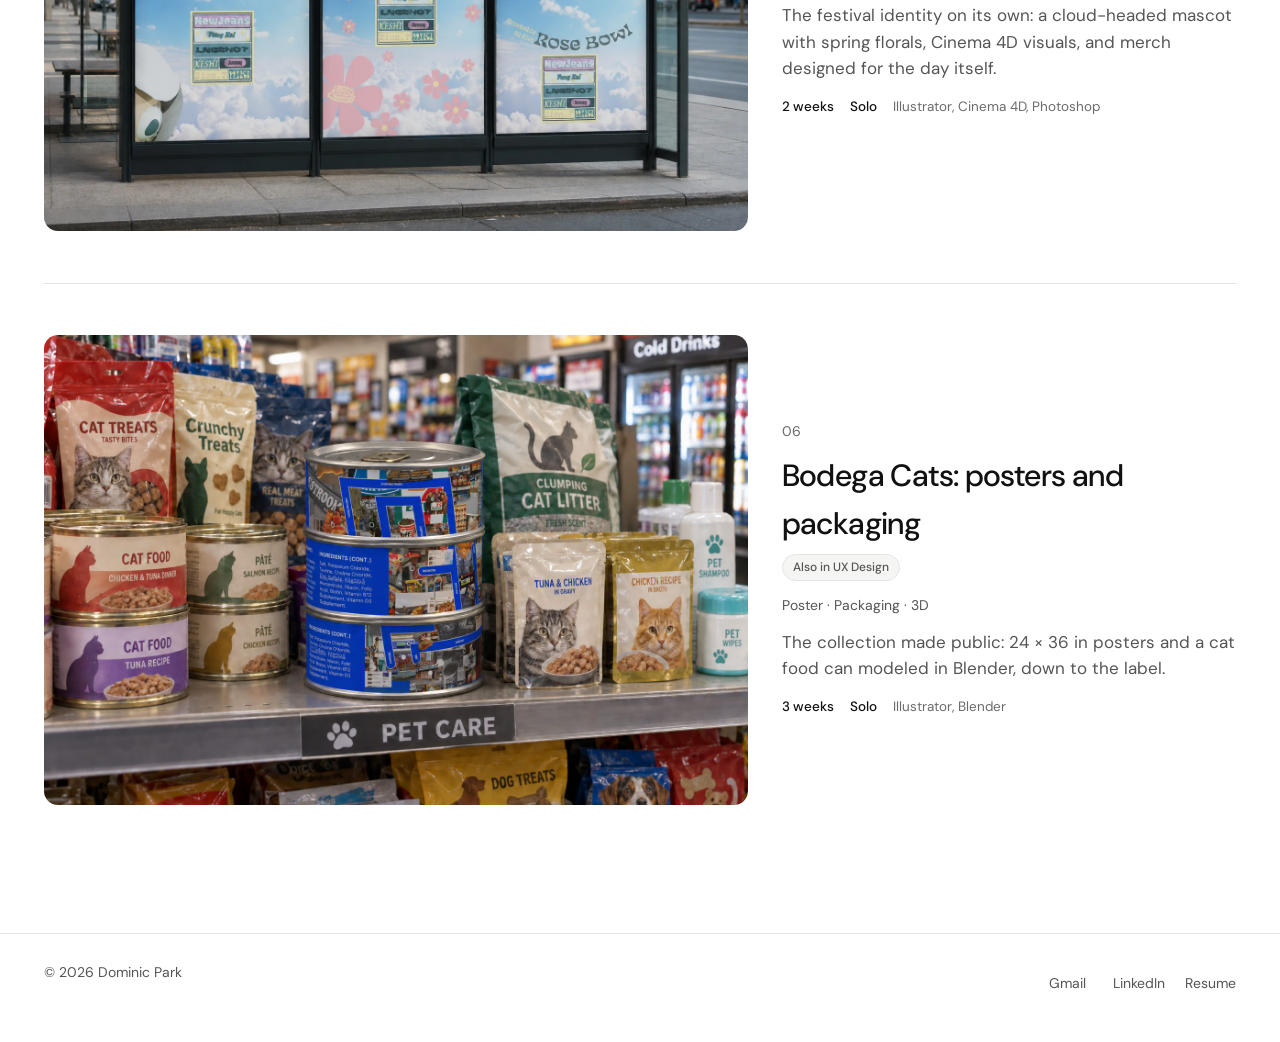
<file: more.html>
<!doctype html>
<html lang="en">
<head>
  <meta charset="utf-8">
  <title>Branding projects — Dominic Park</title>
  <meta name="robots" content="noindex">
  <meta http-equiv="refresh" content="0; url=index.html?view=branding">
  <link rel="canonical" href="index.html?view=branding">
  <script>location.replace('index.html?view=branding');</script>
</head>
<body><p>This page moved. <a href="index.html?view=branding">See the Branding projects</a>.</p></body>
</html>
</file>
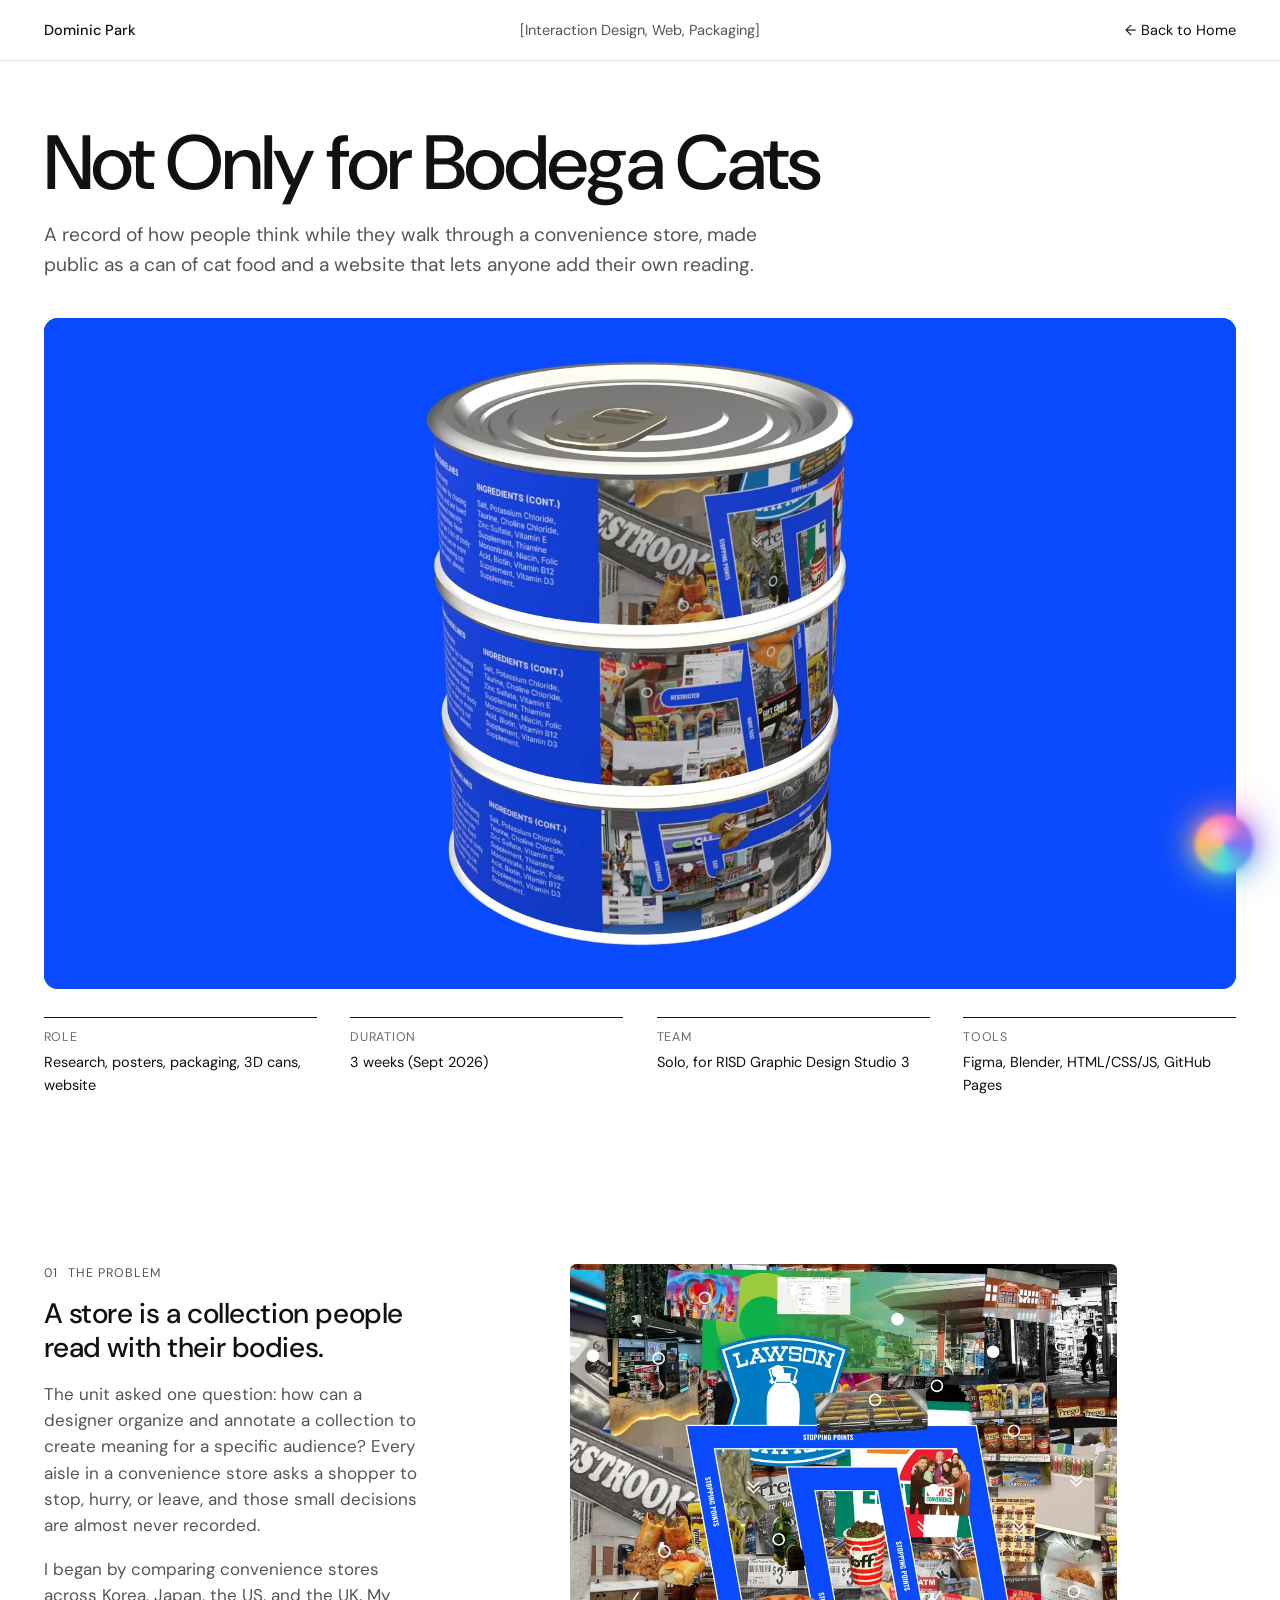
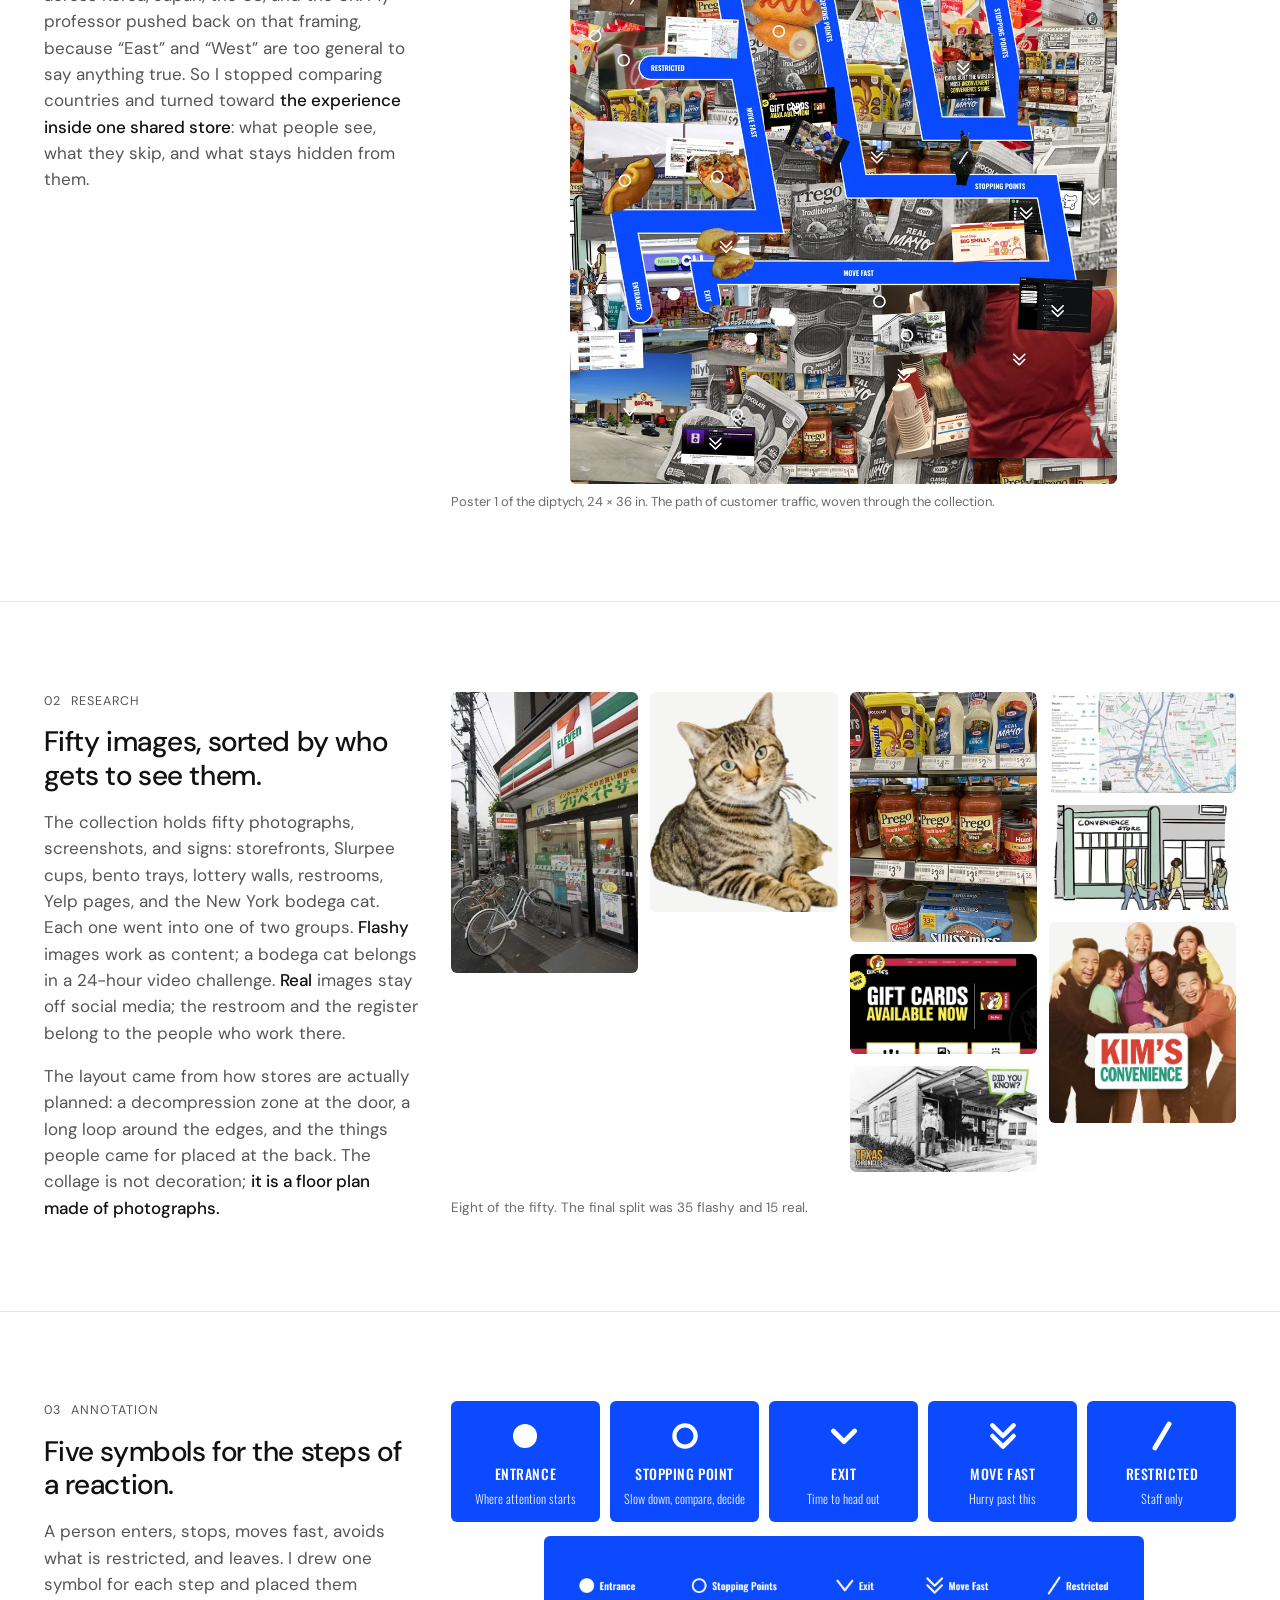
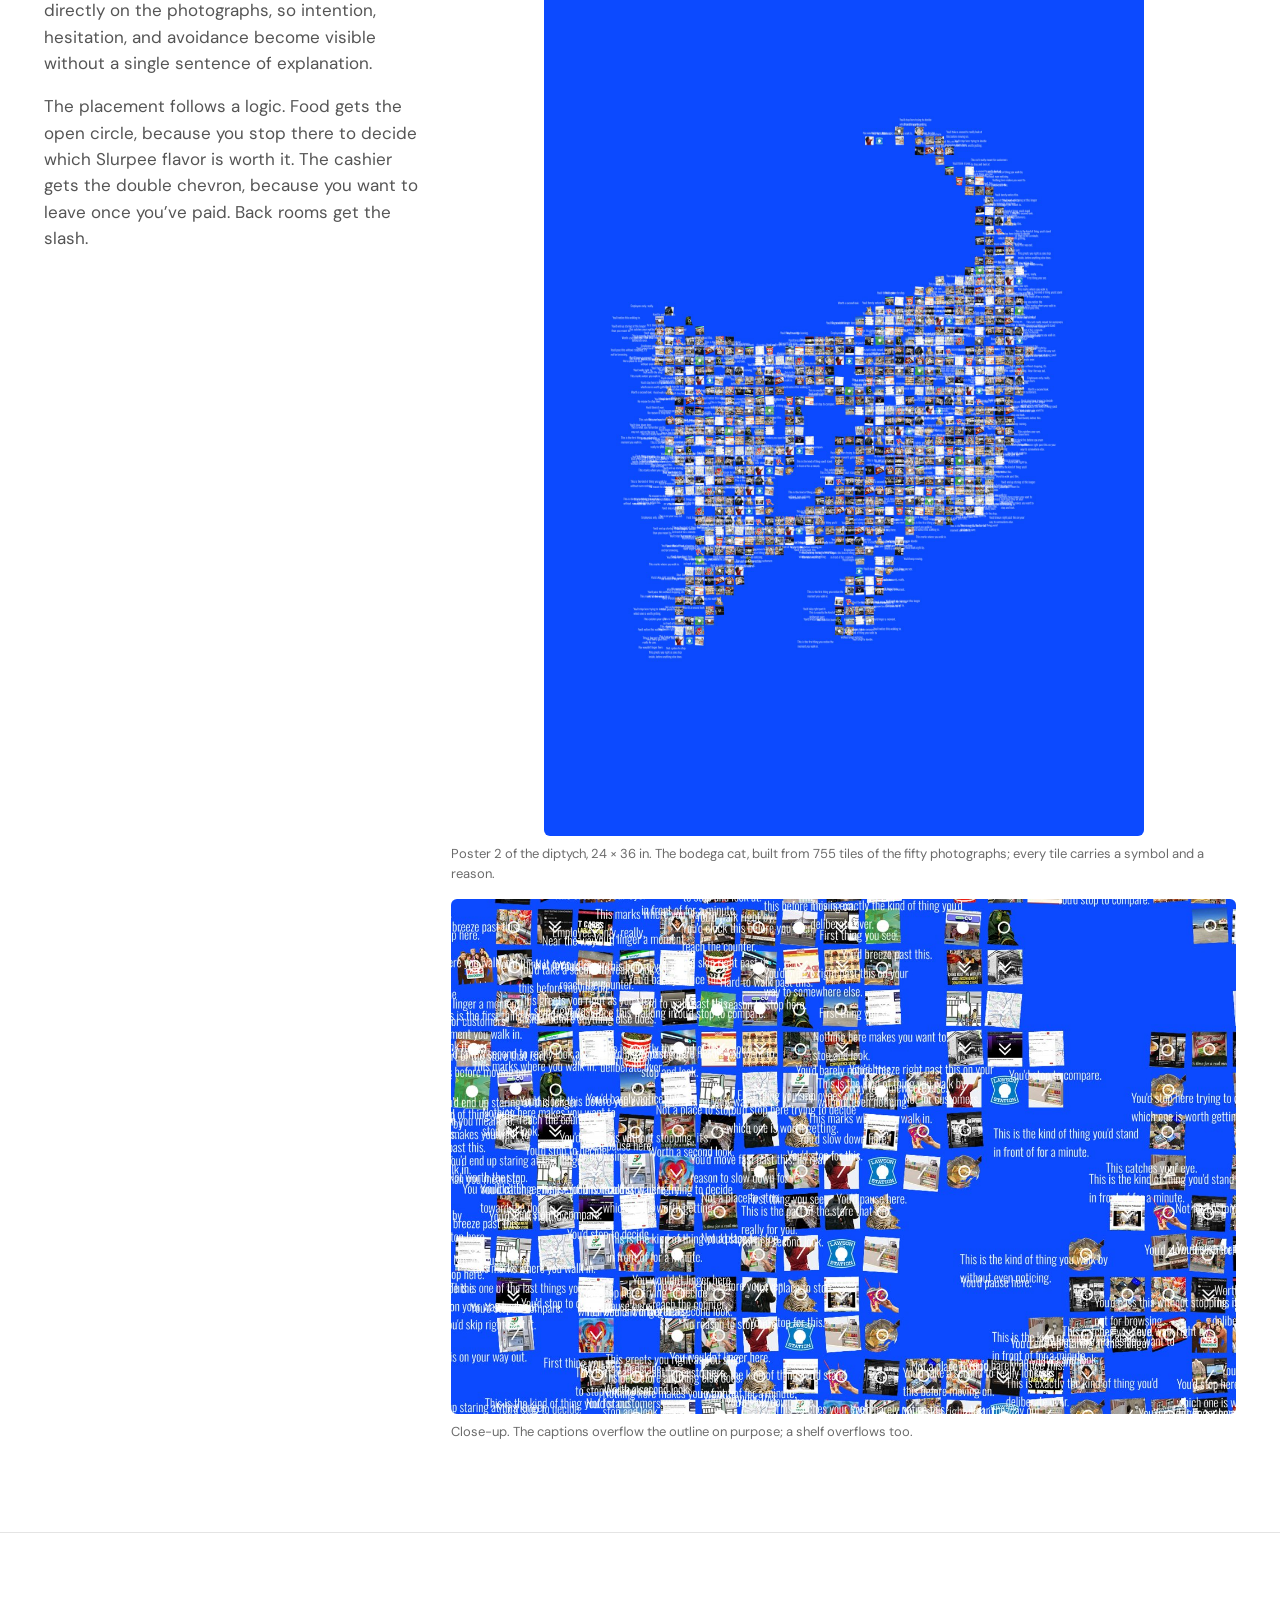
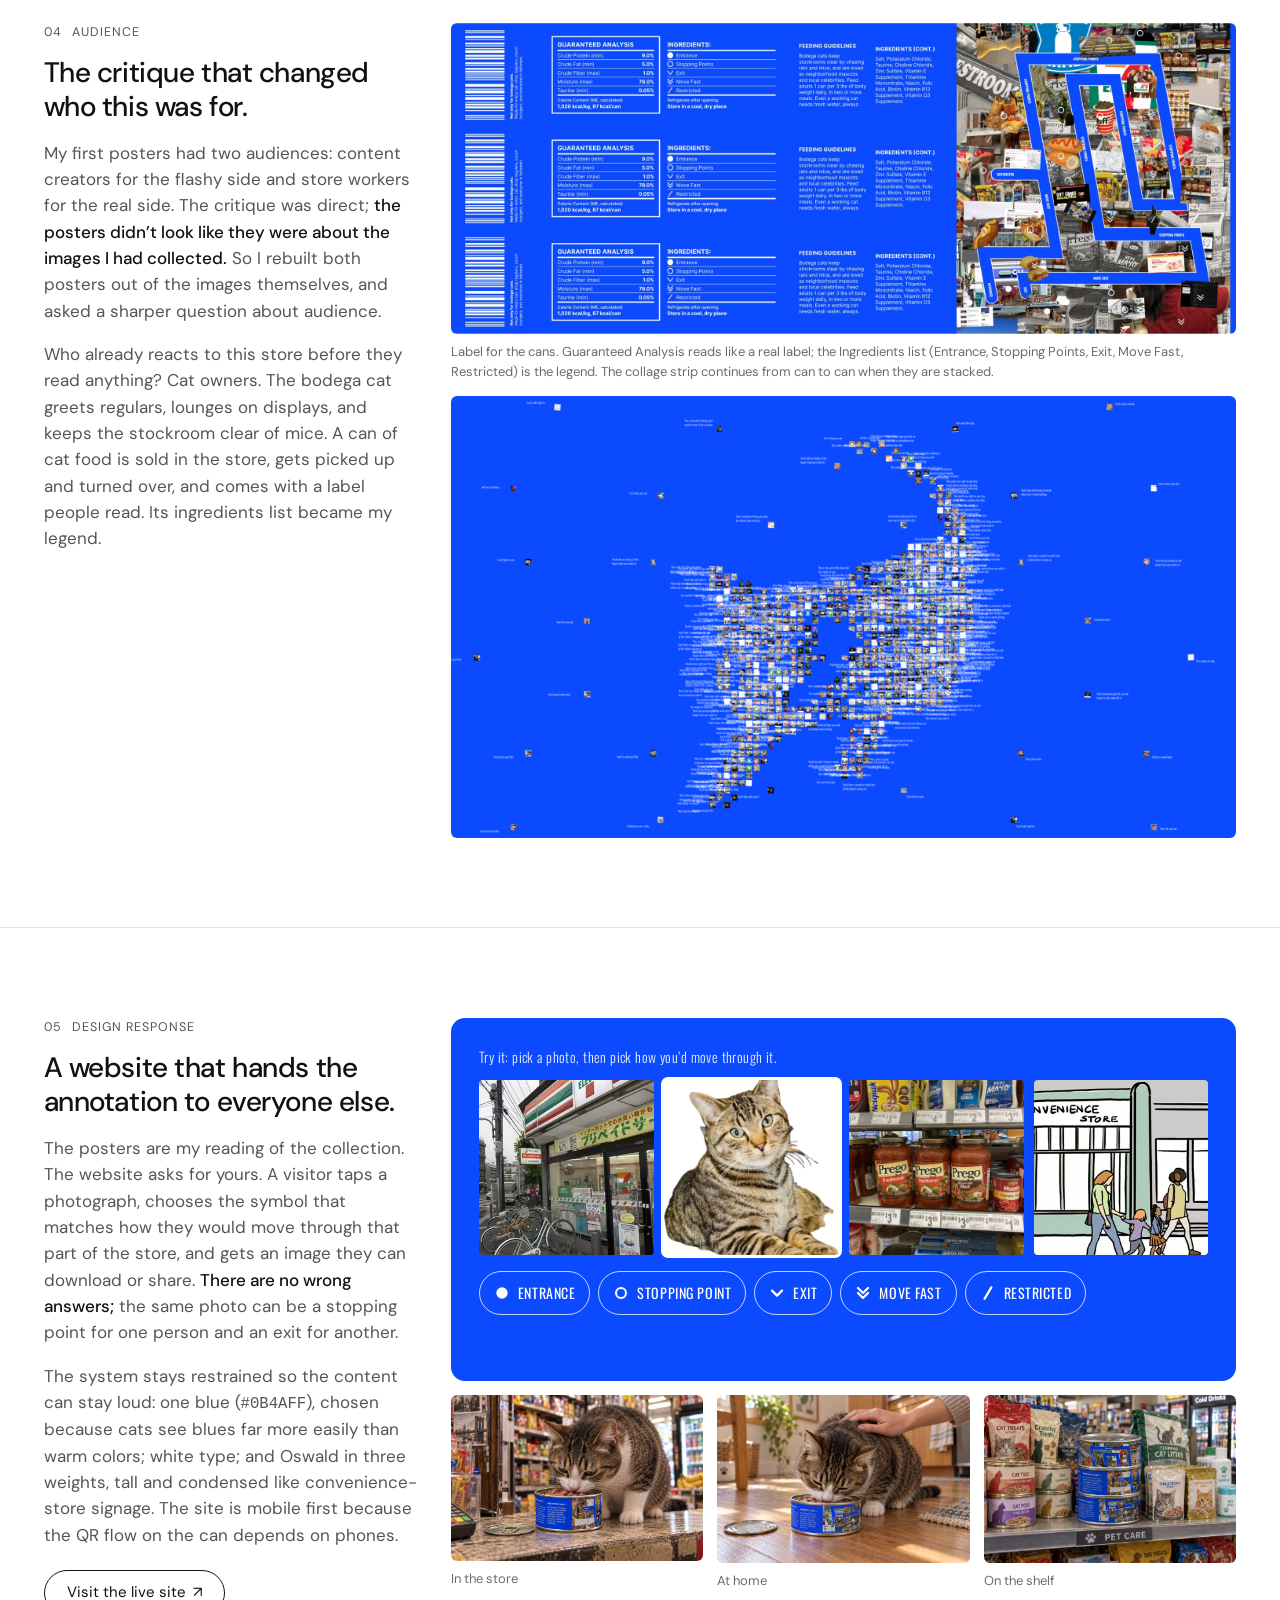
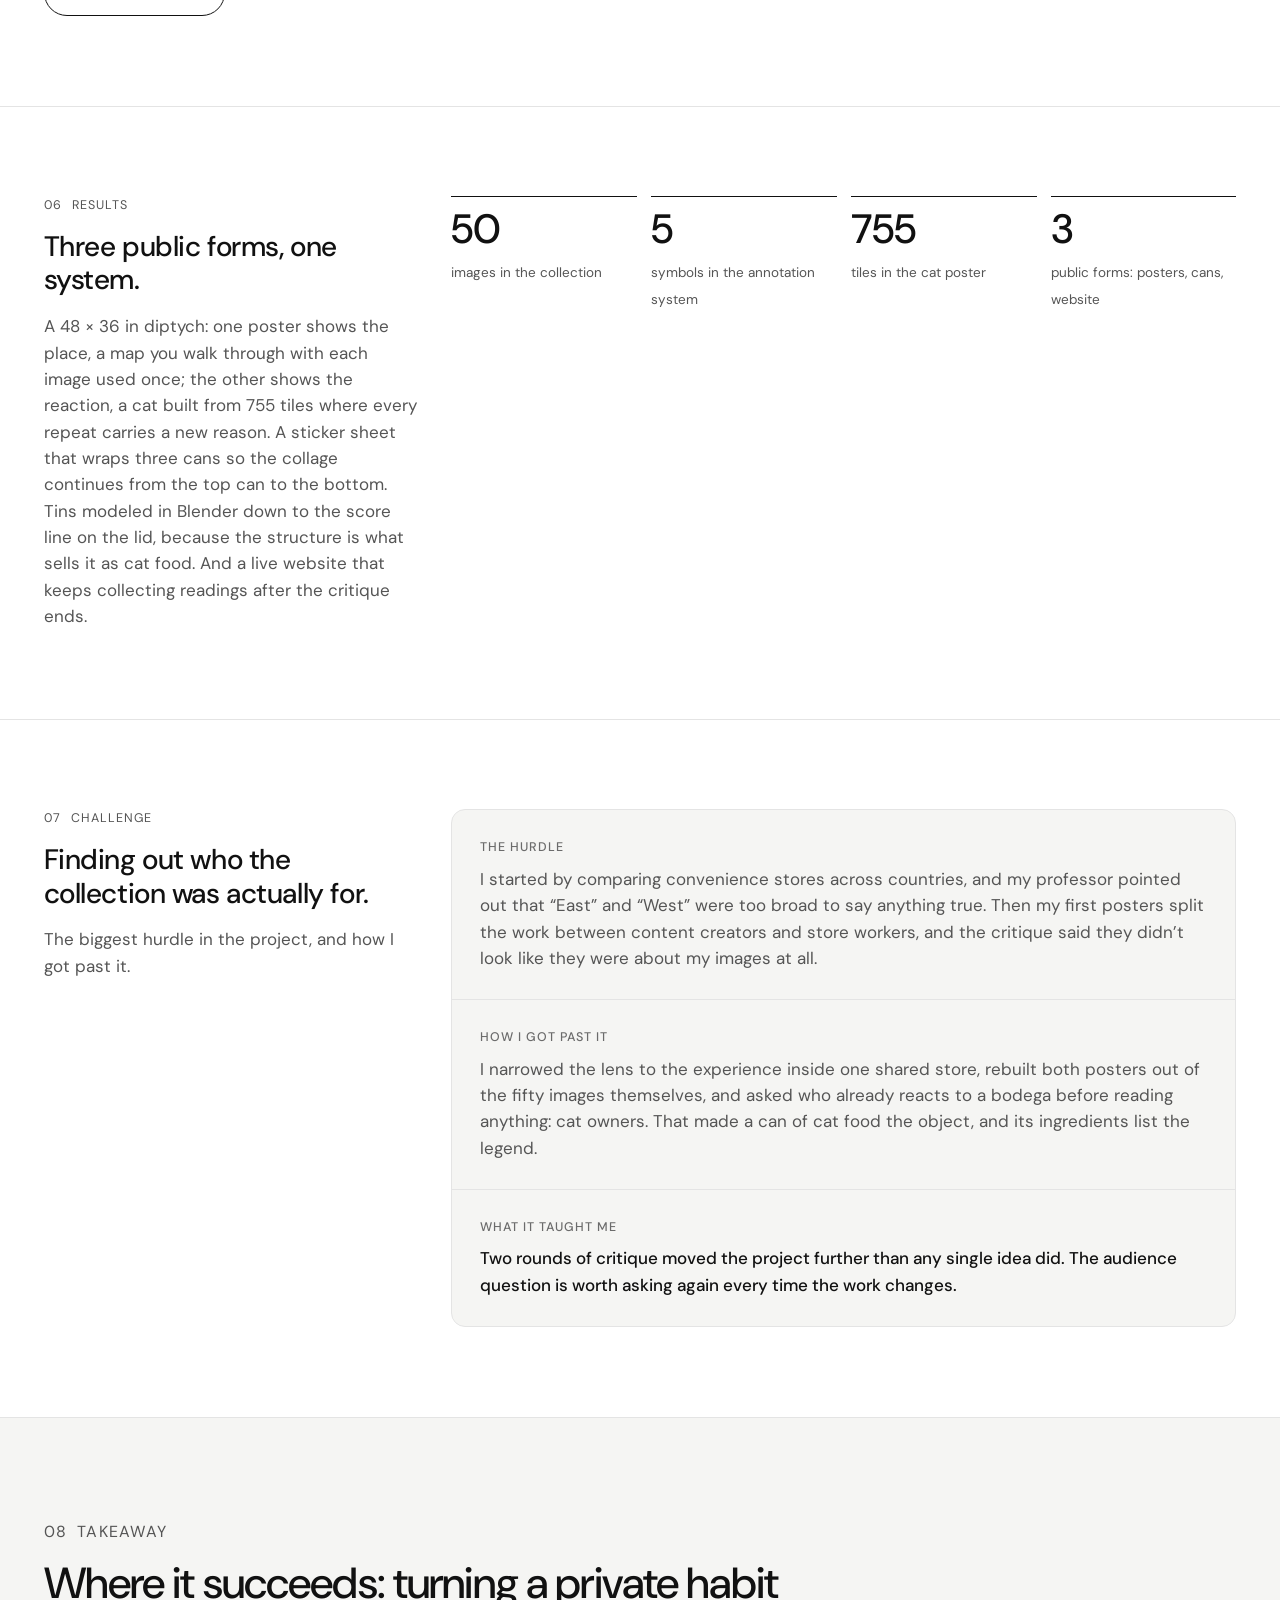
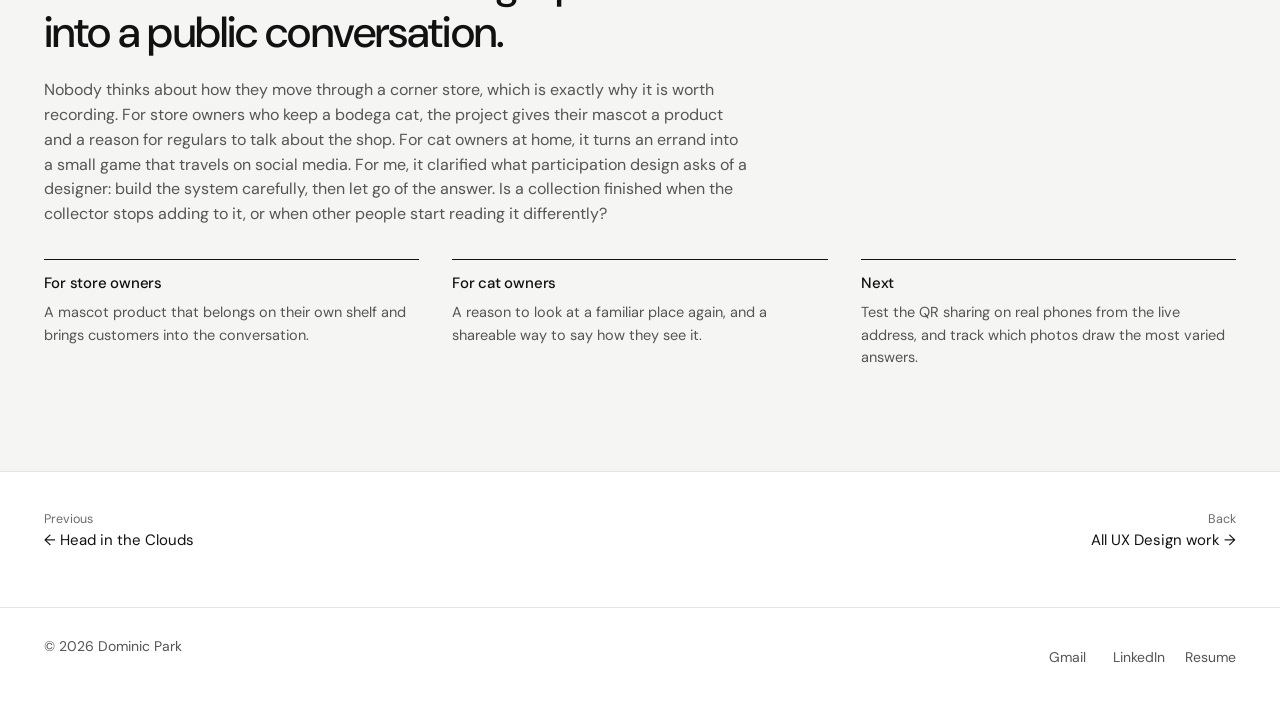
<file: work/bodega-cats.html>
<!doctype html>
<html lang="en">
<head>
  <meta charset="utf-8">
  <meta name="viewport" content="width=device-width, initial-scale=1, viewport-fit=cover">
  <title>Not Only for Bodega Cats — Dominic Park</title>
  <meta name="description" content="A collection of fifty convenience-store images annotated with five symbols, made public as a can of cat food and a participatory website.">
  <script>/* Collection → theme, set before paint: UX Design = dark, Branding = light. */
  !function(h){var f=h.getAttribute('data-fixed'),p=null,s=null;try{p=new URLSearchParams(location.search).get('view')}catch(e){}if(p!=='ux'&&p!=='branding')p=null;try{s=localStorage.getItem('dp-view')}catch(e){}var v=f||p||s||'ux';try{localStorage.setItem('dp-view',v)}catch(e){}h.setAttribute('data-view',v);h.setAttribute('data-theme',v==='ux'?'dark':'light');var m=document.querySelector('meta[name=theme-color]')||document.head.appendChild(document.createElement('meta'));m.name='theme-color';m.content=v==='ux'?'#0d0d10':'#ffffff'}(document.documentElement)</script>
  <link rel="preconnect" href="https://fonts.googleapis.com">
  <link rel="preconnect" href="https://fonts.gstatic.com" crossorigin>
  <link href="https://fonts.googleapis.com/css2?family=DM+Sans:opsz,wght@9..40,300..600&family=Oswald:wght@300;400;500&display=swap" rel="stylesheet">
  <link rel="stylesheet" href="../css/style.css?v=31">
</head>
<body>
  <a class="skip-link" href="#main">Skip to content</a>

  <!-- Symbol library, reused everywhere on this page -->
  <svg width="0" height="0" style="position:absolute" aria-hidden="true" focusable="false">
    <symbol id="s-entrance" viewBox="0 0 24 24"><circle cx="12" cy="12" r="8.5" fill="currentColor"/></symbol>
    <symbol id="s-stop" viewBox="0 0 24 24"><circle cx="12" cy="12" r="7.5" fill="none" stroke="currentColor" stroke-width="3"/></symbol>
    <symbol id="s-exit" viewBox="0 0 24 24"><path d="M4.5 8.5 12 16l7.5-7.5" fill="none" stroke="currentColor" stroke-width="3.4" stroke-linecap="round" stroke-linejoin="round"/></symbol>
    <symbol id="s-fast" viewBox="0 0 24 24"><path d="M4.5 4.5 12 12l7.5-7.5M4.5 12 12 19.5l7.5-7.5" fill="none" stroke="currentColor" stroke-width="3.2" stroke-linecap="round" stroke-linejoin="round"/></symbol>
    <symbol id="s-restricted" viewBox="0 0 24 24"><path d="M7 20.5 17 3.5" fill="none" stroke="currentColor" stroke-width="3.4" stroke-linecap="round"/></symbol>
  </svg>

  <header class="site-header">
    <div class="site-header__inner">
      <a class="link" href="../index.html">Dominic Park</a>
      <p class="site-header__center">[Interaction Design, Web, Packaging]</p>
      <nav class="site-header__right" aria-label="Page">
        <a class="link" href="../index.html"><span class="arrow arrow--l" aria-hidden="true">←</span> Back to Home</a>
      </nav>
    </div>
  </header>

  <main id="main">
    <section class="cs-hero">
      <h1 class="cs-hero__title reveal">Not Only for Bodega Cats</h1>
      <p class="cs-hero__lede reveal">A record of how people think while they walk through a convenience store, made public as a can of cat food and a website that lets anyone add their own reading.</p>
      <figure class="cs-hero__media cs-hero__media--stage reveal">
        <div class="stage stage--bodega">
          <video class="stage__video" src="../assets/bodega/cans-spin.mp4" poster="../assets/bodega/cans-still.webp?v=2" autoplay muted loop playsinline preload="metadata" aria-label="Three stacked cat food cans wrapped in a blue collage label, spinning slowly on a bright blue field. Rendered from my Blender file." data-motion></video>
        </div>
      </figure>
    </section>

    <dl class="facts reveal">
      <div><dt>Role</dt><dd>Research, posters, packaging, 3D cans, website</dd></div>
      <div><dt>Duration</dt><dd>3 weeks (Sept 2026)</dd></div>
      <div><dt>Team</dt><dd>Solo, for RISD Graphic Design Studio 3</dd></div>
      <div><dt>Tools</dt><dd>Figma, Blender, HTML/CSS/JS, GitHub Pages</dd></div>
    </dl>

    <nav class="toc" aria-label="On this page"><div class="toc__inner">
      <a class="link" href="#problem">Problem</a>
      <a class="link" href="#research">Research</a>
      <a class="link" href="#symbols">Annotation</a>
      <a class="link" href="#audience">Audience</a>
      <a class="link" href="#design">Design</a>
      <a class="link" href="#results">Results</a>
      <a class="link" href="#challenge">Challenge</a>
      <a class="link" href="#takeaway">Takeaway</a>
      <a class="link" href="https://dpark06.github.io/DS3-Maybe-WORKS/" target="_blank" rel="noopener">Live site <span class="arrow arrow--ne" aria-hidden="true">↗</span><span class="sr-only">(opens in a new tab)</span></a>
    </div>
    </nav>

    <section class="chapter" id="problem" aria-labelledby="h-problem">
      <div class="chapter__text reveal">
        <p class="chapter__label"><span>01</span> The problem</p>
        <h2 id="h-problem">A store is a collection people read with their bodies.</h2>
        <p>The unit asked one question: how can a designer organize and annotate a collection to create meaning for a specific audience? Every aisle in a convenience store asks a shopper to stop, hurry, or leave, and those small decisions are almost never recorded.</p>
        <p>I began by comparing convenience stores across Korea, Japan, the US, and the UK. My professor pushed back on that framing, because “East” and “West” are too general to say anything true. So I stopped comparing countries and turned toward <strong>the experience inside one shared store</strong>: what people see, what they skip, and what stays hidden from them.</p>
      </div>
      <div class="chapter__media">
        <figure class="reveal">
          <img class="frame" src="../assets/bodega/poster-path.webp" alt="Poster: a thick blue path winds through a dense collage of convenience store photographs, labeled Entrance, Stopping Points, Move Fast, Restricted, and Exit" loading="lazy" data-zoom style="max-height:820px;margin:0 auto">
          <figcaption>Poster 1 of the diptych, 24 × 36 in. The path of customer traffic, woven through the collection.</figcaption>
        </figure>
      </div>
    </section>

    <section class="chapter" id="research" aria-labelledby="h-research">
      <div class="chapter__text reveal">
        <p class="chapter__label"><span>02</span> Research</p>
        <h2 id="h-research">Fifty images, sorted by who gets to see them.</h2>
        <p>The collection holds fifty photographs, screenshots, and signs: storefronts, Slurpee cups, bento trays, lottery walls, restrooms, Yelp pages, and the New York bodega cat. Each one went into one of two groups. <strong>Flashy</strong> images work as content; a bodega cat belongs in a 24-hour video challenge. <strong>Real</strong> images stay off social media; the restroom and the register belong to the people who work there.</p>
        <p>The layout came from how stores are actually planned: a decompression zone at the door, a long loop around the edges, and the things people came for placed at the back. The collage is not decoration; <strong>it is a floor plan made of photographs.</strong></p>
      </div>
      <div class="chapter__media">
        <div class="masonry reveal">
          <img class="frame" src="../assets/bodega/photo-01.webp" alt="A Japanese 7-Eleven storefront with bicycles parked outside" loading="lazy">
          <img class="frame" src="../assets/bodega/photo-07.webp" alt="A tabby bodega cat lying down, cut out from its background" loading="lazy">
          <img class="frame" src="../assets/bodega/photo-23.webp" alt="Grocery shelf stacked with jars of pasta sauce and mayonnaise" loading="lazy">
          <img class="frame" src="../assets/bodega/photo-12.webp" alt="Buc-ee's website banner advertising gift cards" loading="lazy">
          <img class="frame" src="../assets/bodega/photo-18.webp" alt="Black and white photo of an early Texas convenience store with a Did You Know label" loading="lazy">
          <img class="frame" src="../assets/bodega/photo-36.webp" alt="Map search results for convenience stores nearby" loading="lazy">
          <img class="frame" src="../assets/bodega/photo-44.webp" alt="Line illustration of a convenience store front with people walking past" loading="lazy">
          <img class="frame" src="../assets/bodega/photo-30.webp" alt="Promotional photo of the cast of the sitcom Kim's Convenience" loading="lazy">
        </div>
        <p class="aside-note reveal">Eight of the fifty. The final split was 35 flashy and 15 real.</p>
      </div>
    </section>

    <section class="chapter" id="symbols" aria-labelledby="h-symbols">
      <div class="chapter__text reveal">
        <p class="chapter__label"><span>03</span> Annotation</p>
        <h2 id="h-symbols">Five symbols for the steps of a reaction.</h2>
        <p>A person enters, stops, moves fast, avoids what is restricted, and leaves. I drew one symbol for each step and placed them directly on the photographs, so intention, hesitation, and avoidance become visible without a single sentence of explanation.</p>
        <p>The placement follows a logic. Food gets the open circle, because you stop there to decide which Slurpee flavor is worth it. The cashier gets the double chevron, because you want to leave once you’ve paid. Back rooms get the slash.</p>
      </div>
      <div class="chapter__media">
        <ul class="legend reveal" aria-label="Symbol legend">
          <li><svg aria-hidden="true"><use href="#s-entrance"/></svg><b>Entrance</b><span>Where attention starts</span></li>
          <li><svg aria-hidden="true"><use href="#s-stop"/></svg><b>Stopping point</b><span>Slow down, compare, decide</span></li>
          <li><svg aria-hidden="true"><use href="#s-exit"/></svg><b>Exit</b><span>Time to head out</span></li>
          <li><svg aria-hidden="true"><use href="#s-fast"/></svg><b>Move fast</b><span>Hurry past this</span></li>
          <li><svg aria-hidden="true"><use href="#s-restricted"/></svg><b>Restricted</b><span>Staff only</span></li>
        </ul>
        <figure class="reveal">
          <img class="frame" src="../assets/bodega/poster-cat-collage.jpg" width="1600" height="2400" alt="Poster 2: on a bright blue field, a bodega cat built from hundreds of small photo tiles, each stamped with a symbol and a short caption, under a key of the five symbols" loading="lazy" data-zoom style="max-height:900px;width:auto;margin:0 auto">
          <figcaption>Poster 2 of the diptych, 24 × 36 in. The bodega cat, built from 755 tiles of the fifty photographs; every tile carries a symbol and a reason.</figcaption>
        </figure>
        <figure class="reveal">
          <img class="frame" src="../assets/bodega/poster-cat-detail.jpg" width="1400" height="919" alt="Close-up of the cat poster: photo tiles with symbols at their centers and crowded captions such as You'd stop here trying to decide which one is worth getting, and This catches your eye" loading="lazy" data-zoom>
          <figcaption>Close-up. The captions overflow the outline on purpose; a shelf overflows too.</figcaption>
        </figure>
      </div>
    </section>

    <section class="chapter" id="audience" aria-labelledby="h-audience">
      <div class="chapter__text reveal">
        <p class="chapter__label"><span>04</span> Audience</p>
        <h2 id="h-audience">The critique that changed who this was for.</h2>
        <p>My first posters had two audiences: content creators for the flashy side and store workers for the real side. The critique was direct; <strong>the posters didn’t look like they were about the images I had collected.</strong> So I rebuilt both posters out of the images themselves, and asked a sharper question about audience.</p>
        <p>Who already reacts to this store before they read anything? Cat owners. The bodega cat greets regulars, lounges on displays, and keeps the stockroom clear of mice. A can of cat food is sold in the store, gets picked up and turned over, and comes with a label people read. Its ingredients list became my legend.</p>
      </div>
      <div class="chapter__media">
        <figure class="reveal">
          <img class="frame" src="../assets/bodega/label-for-cans.jpg" width="2000" height="799" alt="Label for the cans: three blue stickers, each with a barcode, a guaranteed analysis panel, an ingredients list made of the five symbols, feeding guidelines, and a strip of the collage and path" loading="lazy" data-zoom>
          <figcaption>Label for the cans. Guaranteed Analysis reads like a real label; the Ingredients list (Entrance, Stopping Points, Exit, Move Fast, Restricted) is the legend. The collage strip continues from can to can when they are stacked.</figcaption>
        </figure>
        <figure class="reveal frame" style="background:#0B4AFF">
          <img src="../assets/bodega/cat-run.webp" alt="Animated collage cat running toward the viewer" loading="lazy">
        </figure>
      </div>
    </section>

    <section class="chapter" id="design" aria-labelledby="h-design">
      <div class="chapter__text reveal">
        <p class="chapter__label"><span>05</span> Design response</p>
        <h2 id="h-design">A website that hands the annotation to everyone else.</h2>
        <p>The posters are my reading of the collection. The website asks for yours. A visitor taps a photograph, chooses the symbol that matches how they would move through that part of the store, and gets an image they can download or share. <strong>There are no wrong answers;</strong> the same photo can be a stopping point for one person and an exit for another.</p>
        <p>The system stays restrained so the content can stay loud: one blue (<code>#0B4AFF</code>), chosen because cats see blues far more easily than warm colors; white type; and Oswald in three weights, tall and condensed like convenience-store signage. The site is mobile first because the QR flow on the can depends on phones.</p>
        <p style="margin-top:22px"><a class="btn" href="https://dpark06.github.io/DS3-Maybe-WORKS/" target="_blank" rel="noopener">Visit the live site <span class="arrow arrow--ne" aria-hidden="true">↗</span><span class="sr-only">(opens in a new tab)</span></a></p>
      </div>
      <div class="chapter__media">
        <div class="symbol-demo reveal" id="demo">
          <p class="symbol-demo__hint" id="demo-hint">Try it: pick a photo, then pick how you’d move through it.</p>
          <div class="symbol-demo__photos" role="group" aria-labelledby="demo-hint">
            <button class="sd-photo" type="button" aria-pressed="false" data-name="7-Eleven storefront"><img src="../assets/bodega/photo-01.webp" alt=""><span class="sr-only">7-Eleven storefront</span><span class="stamp" aria-hidden="true"></span></button>
            <button class="sd-photo" type="button" aria-pressed="true" data-name="Bodega cat"><img src="../assets/bodega/photo-07.webp" alt=""><span class="sr-only">Bodega cat</span><span class="stamp" aria-hidden="true"></span></button>
            <button class="sd-photo" type="button" aria-pressed="false" data-name="Sauce shelf"><img src="../assets/bodega/photo-23.webp" alt=""><span class="sr-only">Sauce shelf</span><span class="stamp" aria-hidden="true"></span></button>
            <button class="sd-photo" type="button" aria-pressed="false" data-name="Illustrated storefront"><img src="../assets/bodega/photo-44.webp" alt=""><span class="sr-only">Illustrated storefront</span><span class="stamp" aria-hidden="true"></span></button>
          </div>
          <div class="symbol-demo__keys" role="group" aria-label="Choose a symbol">
            <button class="sd-key" type="button" data-s="entrance"><svg aria-hidden="true"><use href="#s-entrance"/></svg>Entrance</button>
            <button class="sd-key" type="button" data-s="stop"><svg aria-hidden="true"><use href="#s-stop"/></svg>Stopping point</button>
            <button class="sd-key" type="button" data-s="exit"><svg aria-hidden="true"><use href="#s-exit"/></svg>Exit</button>
            <button class="sd-key" type="button" data-s="fast"><svg aria-hidden="true"><use href="#s-fast"/></svg>Move fast</button>
            <button class="sd-key" type="button" data-s="restricted"><svg aria-hidden="true"><use href="#s-restricted"/></svg>Restricted</button>
          </div>
          <p class="symbol-demo__msg" aria-live="polite"></p>
        </div>
        <div class="grid-3 reveal">
          <figure><img class="frame" src="../assets/bodega/convenience-store-cat.jpg" alt="A bodega cat eating from the can on a convenience store counter" loading="lazy" data-zoom><figcaption>In the store</figcaption></figure>
          <figure><img class="frame" src="../assets/bodega/home-cat.jpg" alt="A cat eating from the can at home while its owner pets it" loading="lazy" data-zoom><figcaption>At home</figcaption></figure>
          <figure><img class="frame" src="../assets/bodega/on-the-shelf.jpg" alt="Three stacked cans on a pet care shelf in a convenience store" loading="lazy" data-zoom><figcaption>On the shelf</figcaption></figure>
        </div>
      </div>
    </section>

    <section class="chapter" id="results" aria-labelledby="h-results">
      <div class="chapter__text reveal">
        <p class="chapter__label"><span>06</span> Results</p>
        <h2 id="h-results">Three public forms, one system.</h2>
        <p>A 48 × 36 in diptych: one poster shows the place, a map you walk through with each image used once; the other shows the reaction, a cat built from 755 tiles where every repeat carries a new reason. A sticker sheet that wraps three cans so the collage continues from the top can to the bottom. Tins modeled in Blender down to the score line on the lid, because the structure is what sells it as cat food. And a live website that keeps collecting readings after the critique ends.</p>
      </div>
      <div class="chapter__media">
        <div class="stats reveal">
          <div class="stat"><b>50</b><span>images in the collection</span></div>
          <div class="stat"><b>5</b><span>symbols in the annotation system</span></div>
          <div class="stat"><b>755</b><span>tiles in the cat poster</span></div>
          <div class="stat"><b>3</b><span>public forms: posters, cans, website</span></div>
        </div>
      </div>
    </section>

    <section class="chapter" id="challenge" aria-labelledby="h-challenge">
      <div class="chapter__text reveal">
        <p class="chapter__label"><span>07</span> Challenge</p>
        <h2 id="h-challenge">Finding out who the collection was actually for.</h2>
        <p>The biggest hurdle in the project, and how I got past it.</p>
      </div>
      <div class="chapter__media">
        <div class="challenge reveal">
          <div><h3>The hurdle</h3><p>I started by comparing convenience stores across countries, and my professor pointed out that “East” and “West” were too broad to say anything true. Then my first posters split the work between content creators and store workers, and the critique said they didn’t look like they were about my images at all.</p></div>
          <div><h3>How I got past it</h3><p>I narrowed the lens to the experience inside one shared store, rebuilt both posters out of the fifty images themselves, and asked who already reacts to a bodega before reading anything: cat owners. That made a can of cat food the object, and its ingredients list the legend.</p></div>
          <div><h3>What it taught me</h3><p>Two rounds of critique moved the project further than any single idea did. The audience question is worth asking again every time the work changes.</p></div>
        </div>
      </div>
    </section>

    <section class="takeaway" id="takeaway" aria-labelledby="h-take"><div class="takeaway__inner">
      <p class="chapter__label"><span>08</span> Takeaway</p>
      <h2 id="h-take" class="reveal">Where it succeeds: turning a private habit into a public conversation.</h2>
      <p class="reveal">Nobody thinks about how they move through a corner store, which is exactly why it is worth recording. For store owners who keep a bodega cat, the project gives their mascot a product and a reason for regulars to talk about the shop. For cat owners at home, it turns an errand into a small game that travels on social media. For me, it clarified what participation design asks of a designer: build the system carefully, then let go of the answer. Is a collection finished when the collector stops adding to it, or when other people start reading it differently?</p>
      <div class="impact">
        <div class="reveal"><h3>For store owners</h3><p>A mascot product that belongs on their own shelf and brings customers into the conversation.</p></div>
        <div class="reveal"><h3>For cat owners</h3><p>A reason to look at a familiar place again, and a shareable way to say how they see it.</p></div>
        <div class="reveal"><h3>Next</h3><p>Test the QR sharing on real phones from the live address, and track which photos draw the most varied answers.</p></div>
      </div>
    </div>
    </section>

    <nav class="pager" aria-label="Project navigation">
      <a href="head-in-the-clouds.html"><small>Previous</small><span class="arrow arrow--l" aria-hidden="true">←</span> Head in the Clouds</a>
      <a class="pager__next" href="../index.html?view=ux"><small>Back</small>All UX Design work <span class="arrow arrow--r" aria-hidden="true">→</span></a>
    </nav>
  </main>

  <footer class="site-footer">
    <div class="site-footer__inner">
    <span>© <span data-year>2026</span> Dominic Park</span>
    <nav aria-label="Contact">
      <a class="link" href="mailto:dominic.park.j@gmail.com">Gmail</a>
      <a class="link" href="https://www.linkedin.com/in/dominic-park-b2a814282/" target="_blank" rel="noopener">LinkedIn<span class="sr-only"> (opens in a new tab)</span></a>
      <a class="link" href="../Dominic-Park-Resume.pdf?v=2" target="_blank" rel="noopener">Resume<span class="sr-only"> (PDF, opens in a new tab)</span></a>
    </nav>
    </div>
  </footer>
  <script src="../js/main.js?v=31"></script>
  <script src="../js/assistant-kb.js?v=31"></script>
  <script src="../js/assistant-index.js?v=31"></script>
  <script src="../js/assistant.js?v=31"></script>
  <script>
    // Mini version of the live site's interaction: choose a photo, stamp a symbol.
    (function () {
      var demo = document.getElementById('demo');
      if (!demo) return;
      var photos = demo.querySelectorAll('.sd-photo');
      var msg = demo.querySelector('.symbol-demo__msg');
      var lines = {
        entrance: ['Entrance', 'That’s where your attention starts.'],
        stop: ['Stopping point', 'Great spot to linger. Take your time!'],
        exit: ['Exit', 'Time to head out. See you tomorrow!'],
        fast: ['Move fast', 'Zoom zoom! Snack run complete.'],
        restricted: ['Restricted', 'Staff only. Nice try!']
      };
      function current() { return demo.querySelector('.sd-photo[aria-pressed="true"]') || photos[0]; }
      photos.forEach(function (p) {
        p.addEventListener('click', function () {
          photos.forEach(function (q) { q.setAttribute('aria-pressed', q === p ? 'true' : 'false'); });
        });
      });
      demo.querySelectorAll('.sd-key').forEach(function (k) {
        k.addEventListener('click', function () {
          var p = current(), s = k.dataset.s, stamp = p.querySelector('.stamp');
          stamp.classList.remove('is-on');
          stamp.innerHTML = '<svg viewBox="0 0 24 24"><circle cx="12" cy="12" r="12" fill="#fff"/><g transform="translate(4 4) scale(.667)"><use href="#s-' + s + '"/></g></svg>';
          void stamp.offsetWidth;
          stamp.classList.add('is-on');
          msg.textContent = p.dataset.name + ': ' + lines[s][0] + '. ' + lines[s][1];
        });
      });
    })();
  </script>
</body>
</html>
</file>
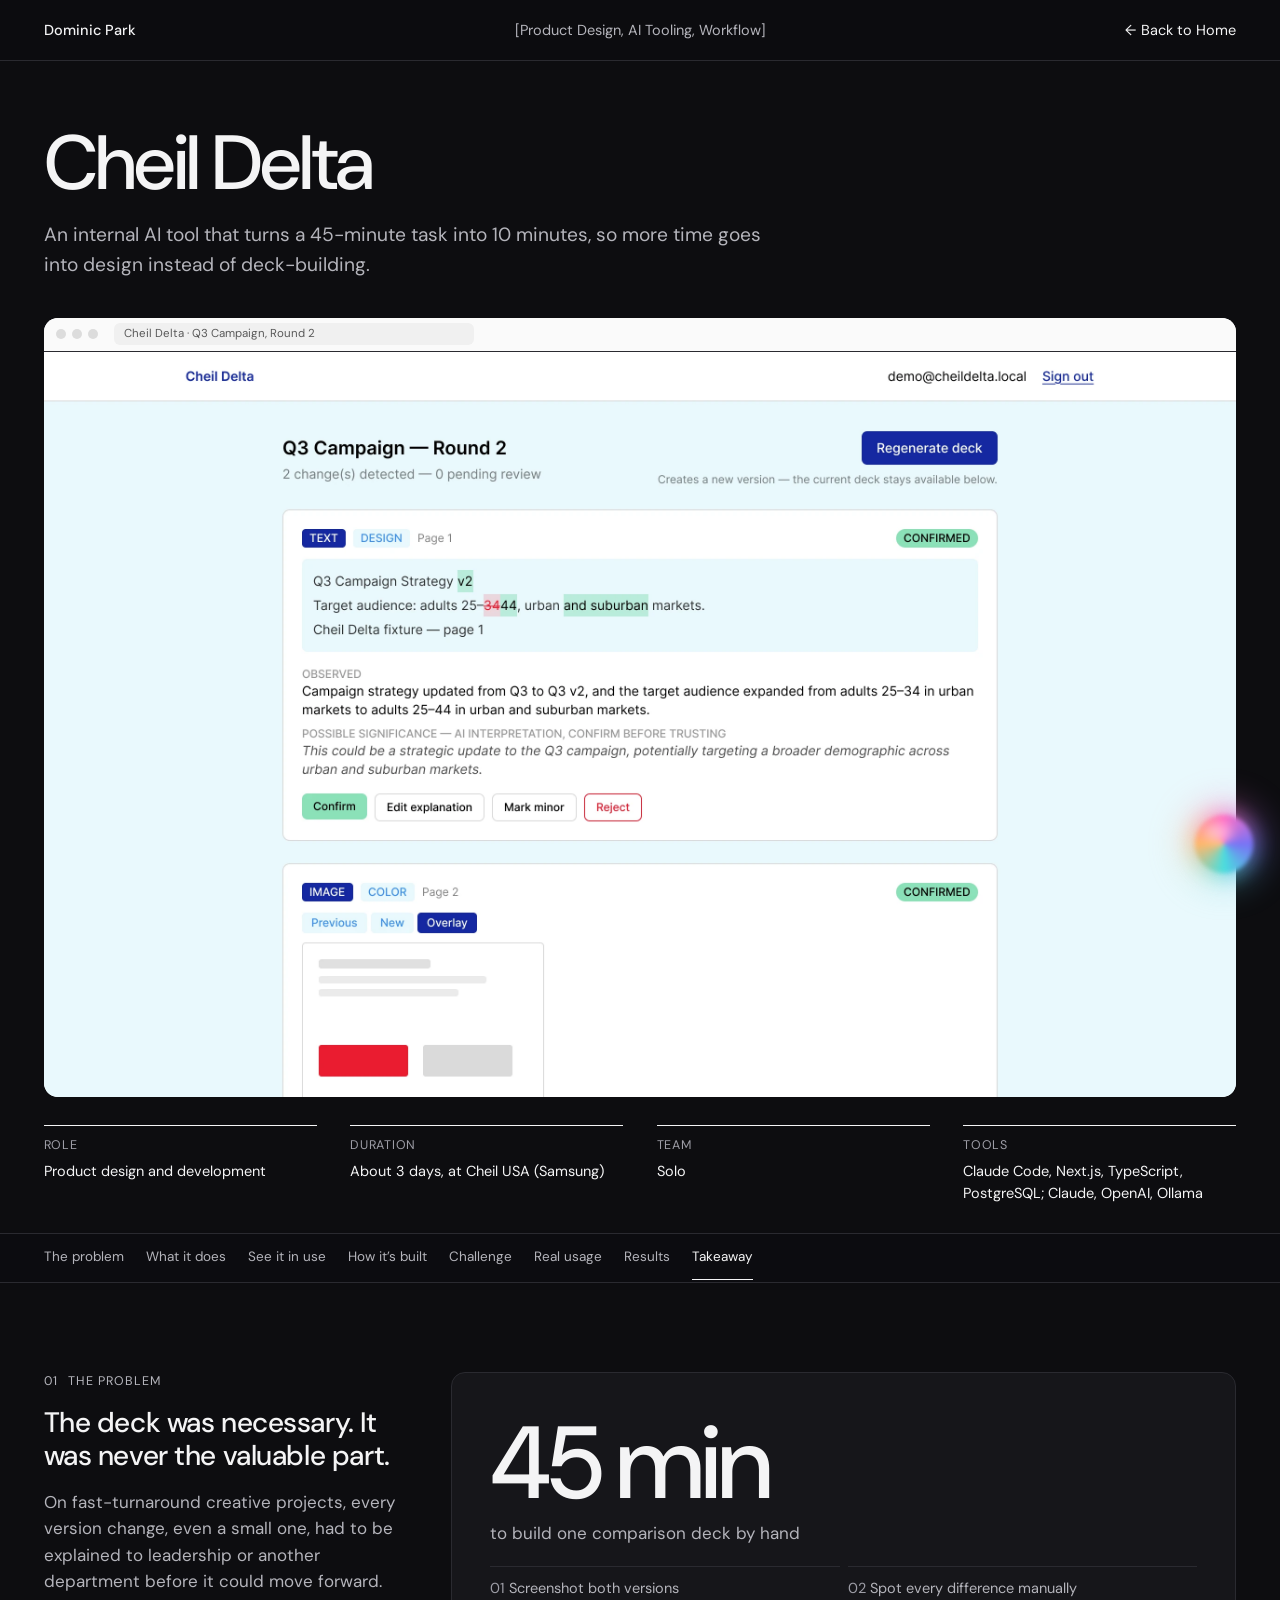
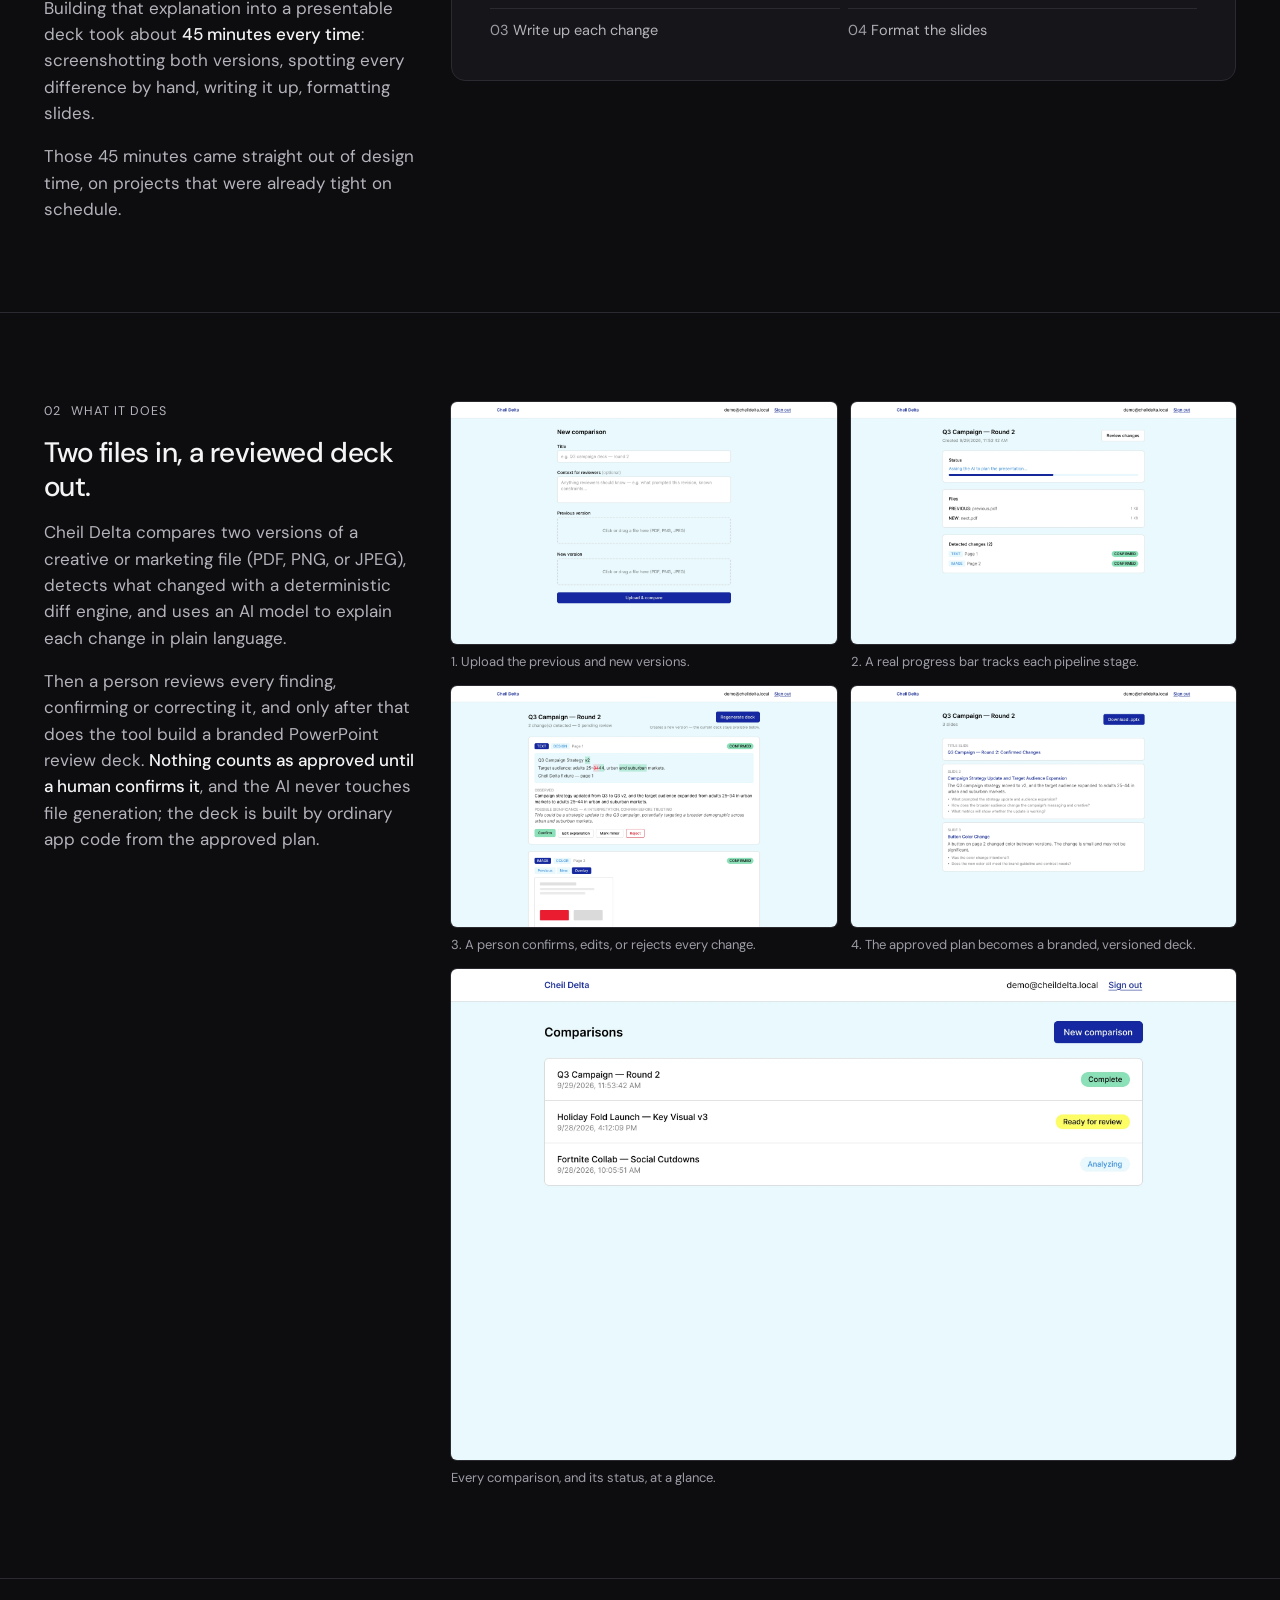
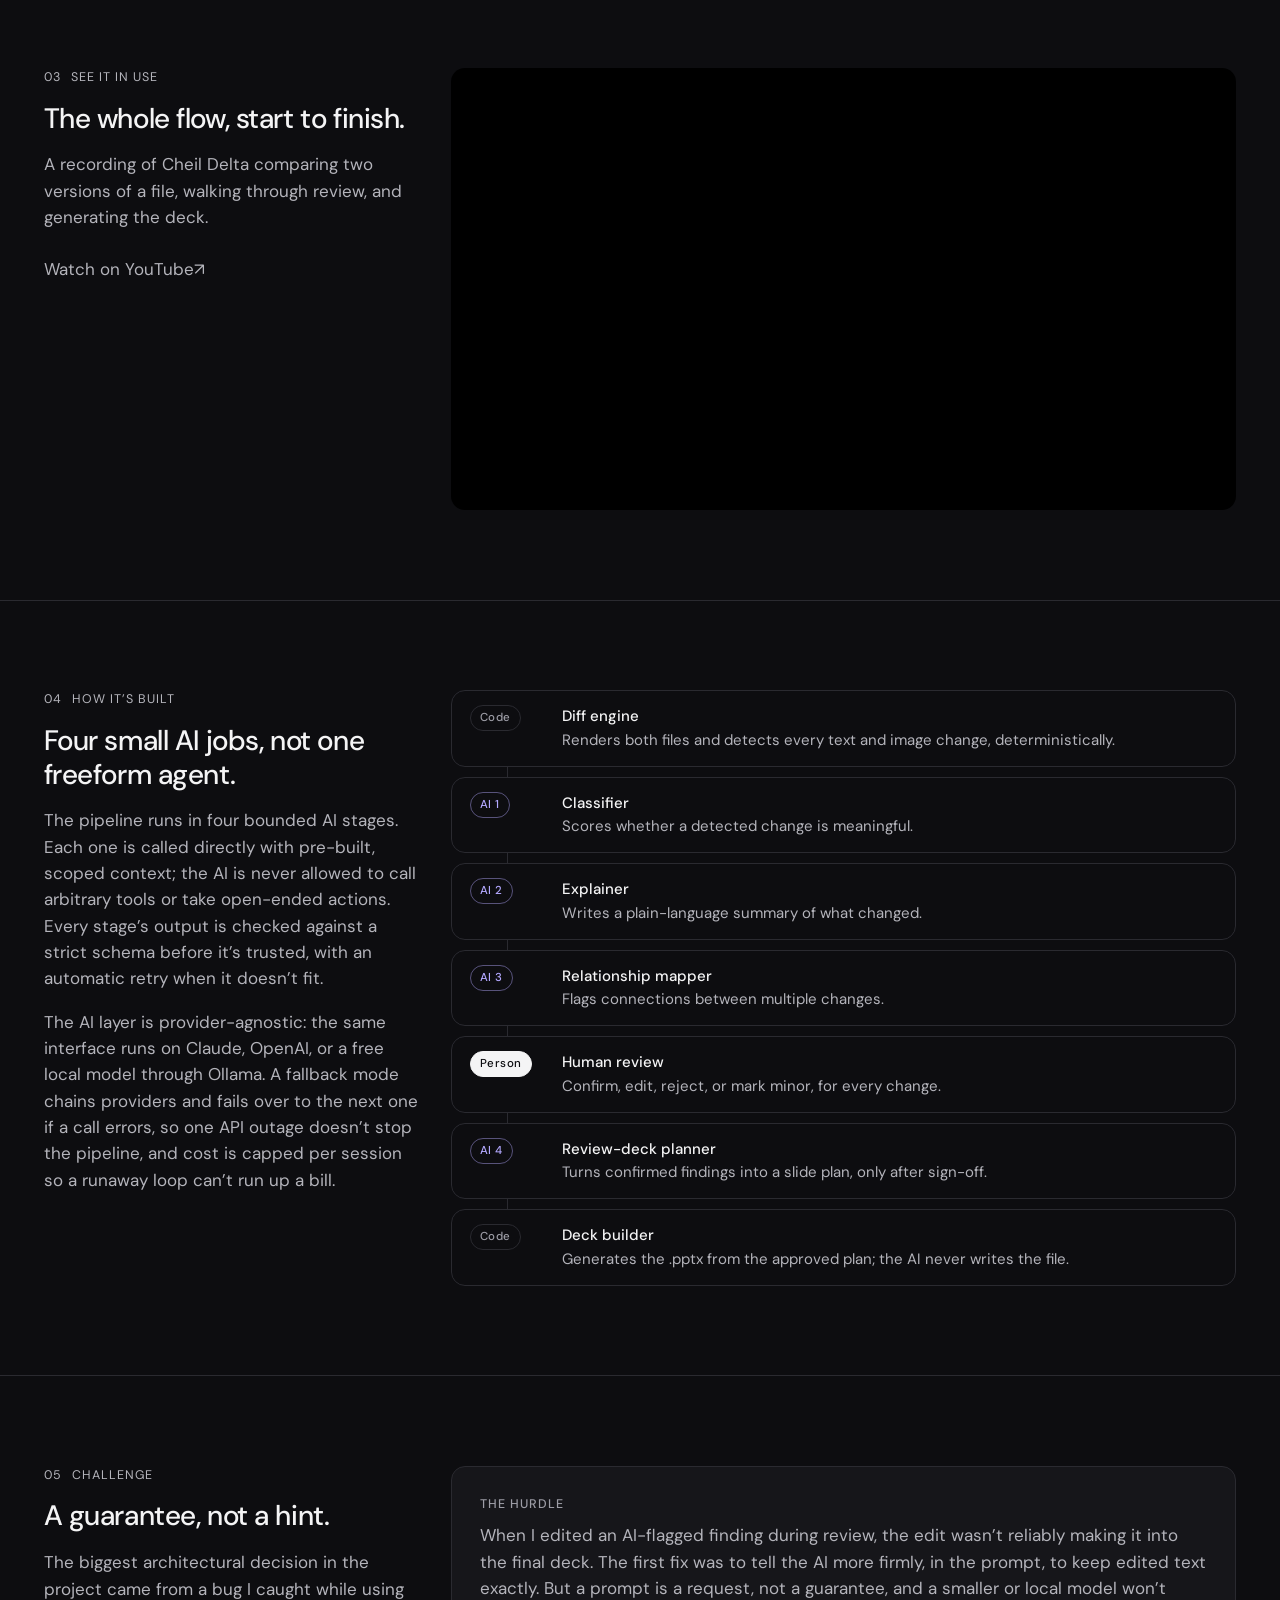
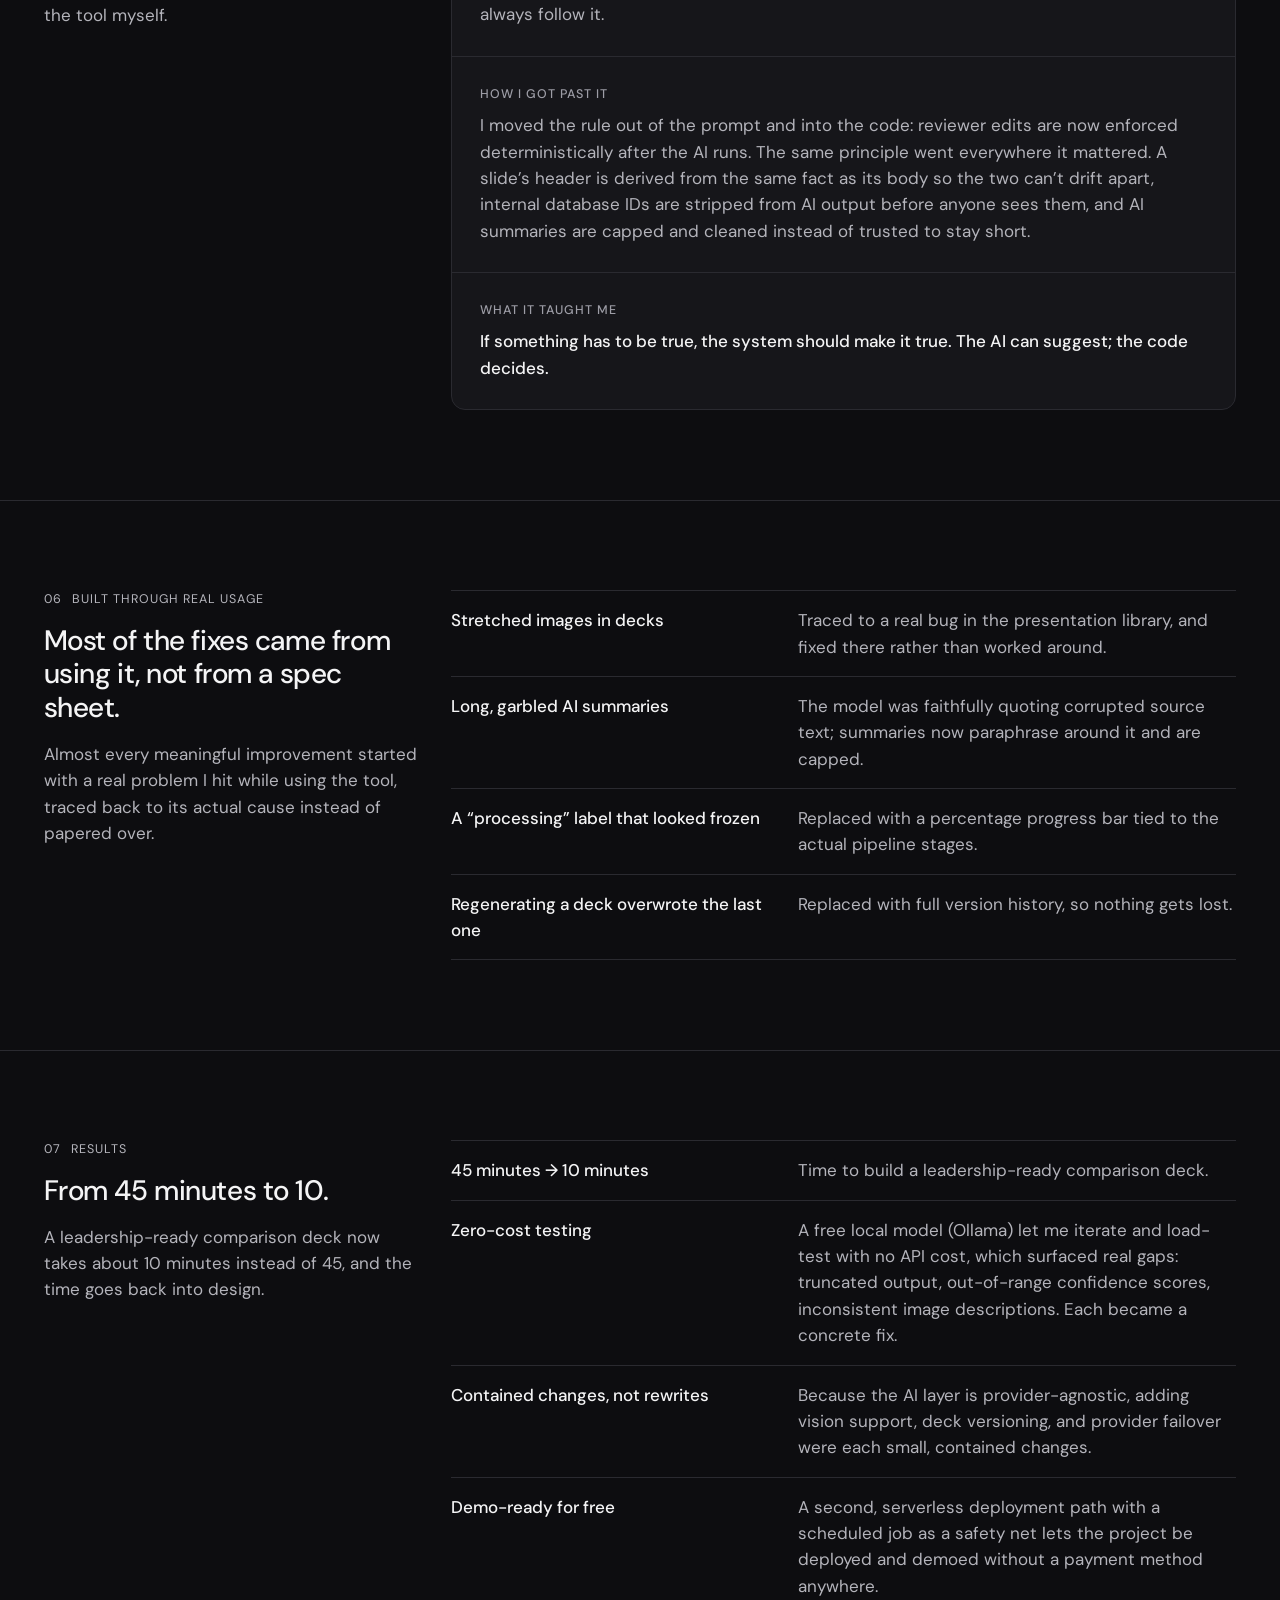
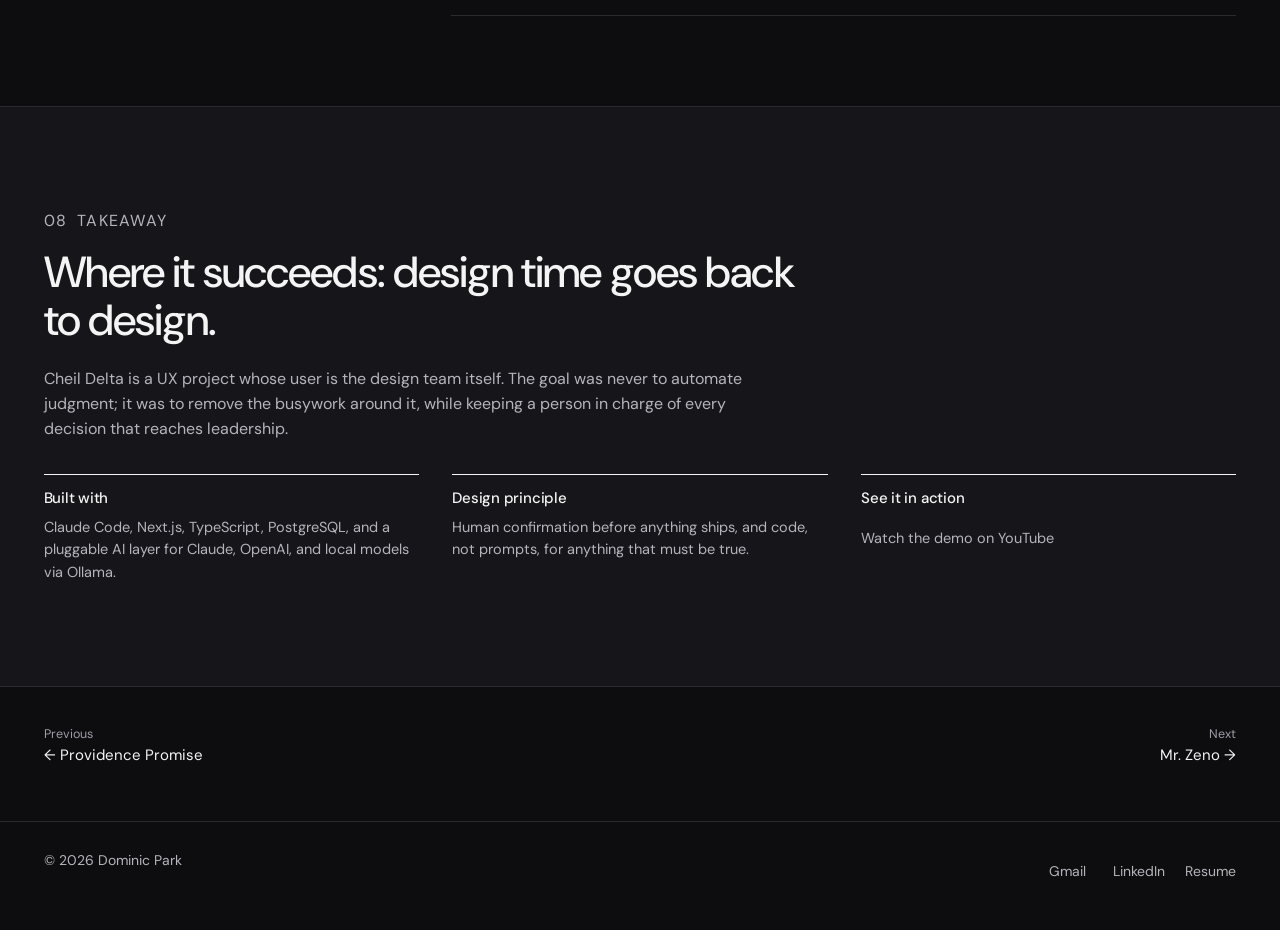
<file: work/cheil-delta.html>
<!doctype html>
<html lang="en" data-fixed="ux">
<head>
  <meta charset="utf-8">
  <meta name="viewport" content="width=device-width, initial-scale=1, viewport-fit=cover">
  <title>Cheil Delta — Dominic Park</title>
  <meta name="description" content="Cheil Delta: an internal AI tool that compares two versions of a creative file, explains every change, and builds the review deck after a human confirms it, turning a 45-minute task into 10 minutes.">
  <script>/* Collection → theme, set before paint: UX Design = dark, Branding = light. */
  !function(h){var f=h.getAttribute('data-fixed'),p=null,s=null;try{p=new URLSearchParams(location.search).get('view')}catch(e){}if(p!=='ux'&&p!=='branding')p=null;try{s=localStorage.getItem('dp-view')}catch(e){}var v=f||p||s||'ux';try{localStorage.setItem('dp-view',v)}catch(e){}h.setAttribute('data-view',v);h.setAttribute('data-theme',v==='ux'?'dark':'light');var m=document.querySelector('meta[name=theme-color]')||document.head.appendChild(document.createElement('meta'));m.name='theme-color';m.content=v==='ux'?'#0d0d10':'#ffffff'}(document.documentElement)</script>
  <link rel="preconnect" href="https://fonts.googleapis.com">
  <link rel="preconnect" href="https://fonts.gstatic.com" crossorigin>
  <link href="https://fonts.googleapis.com/css2?family=DM+Sans:opsz,wght@9..40,300..600&display=swap" rel="stylesheet">
  <link rel="stylesheet" href="../css/style.css?v=31">
</head>
<body>
  <a class="skip-link" href="#main">Skip to content</a>

  <header class="site-header">
    <div class="site-header__inner">
      <a class="link" href="../index.html">Dominic Park</a>
      <p class="site-header__center">[Product Design, AI Tooling, Workflow]</p>
      <nav class="site-header__right" aria-label="Page">
        <a class="link" href="../index.html"><span class="arrow arrow--l" aria-hidden="true">←</span> Back to Home</a>
      </nav>
    </div>
  </header>

  <main id="main">
    <section class="cs-hero">
      <h1 class="cs-hero__title reveal">Cheil Delta</h1>
      <p class="cs-hero__lede reveal">An internal AI tool that turns a 45-minute task into 10 minutes, so more time goes into design instead of deck-building.</p>
      <div class="cs-hero__media reveal" style="background:transparent">
        <div class="browser">
          <div class="browser__bar" aria-hidden="true"><i></i><i></i><i></i><span>Cheil Delta · Q3 Campaign, Round 2</span></div>
          <img src="../assets/delta/review.webp?v=2" width="2560" height="1600" alt="Cheil Delta review screen: two detected changes, a text change with the old and new wording highlighted and an AI explanation marked confirm before trusting, and an image change with previous, new, and overlay views; each has Confirm, Edit explanation, Mark minor, and Reject buttons" style="width:100%;height:auto;display:block">
        </div>
      </div>
    </section>

    <dl class="facts reveal">
      <div><dt>Role</dt><dd>Product design and development</dd></div>
      <div><dt>Duration</dt><dd>About 3 days, at Cheil USA (Samsung)</dd></div>
      <div><dt>Team</dt><dd>Solo</dd></div>
      <div><dt>Tools</dt><dd>Claude Code, Next.js, TypeScript, PostgreSQL; Claude, OpenAI, Ollama</dd></div>
    </dl>

    <nav class="toc" aria-label="On this page"><div class="toc__inner">
      <a class="link" href="#problem">The problem</a>
      <a class="link" href="#what">What it does</a>
      <a class="link" href="#demo">See it in use</a>
      <a class="link" href="#built">How it’s built</a>
      <a class="link" href="#challenge">Challenge</a>
      <a class="link" href="#usage">Real usage</a>
      <a class="link" href="#results">Results</a>
      <a class="link" href="#takeaway">Takeaway</a>
    </div>
    </nav>

    <section class="chapter" id="problem" aria-labelledby="h-problem">
      <div class="chapter__text reveal">
        <p class="chapter__label"><span>01</span> The problem</p>
        <h2 id="h-problem">The deck was necessary. It was never the valuable part.</h2>
        <p>On fast-turnaround creative projects, every version change, even a small one, had to be explained to leadership or another department before it could move forward. Building that explanation into a presentable deck took about <strong>45 minutes every time</strong>: screenshotting both versions, spotting every difference by hand, writing it up, formatting slides.</p>
        <p>Those 45 minutes came straight out of design time, on projects that were already tight on schedule.</p>
      </div>
      <div class="chapter__media">
        <div class="bignum reveal">
          <p class="bignum__n">45 min</p><p class="bignum__l">to build one comparison deck by hand</p>
          <ol class="bignum__steps"><li>Screenshot both versions</li><li>Spot every difference manually</li><li>Write up each change</li><li>Format the slides</li></ol>
        </div>
      </div>
    </section>

    <section class="chapter" id="what" aria-labelledby="h-what">
      <div class="chapter__text reveal">
        <p class="chapter__label"><span>02</span> What it does</p>
        <h2 id="h-what">Two files in, a reviewed deck out.</h2>
        <p>Cheil Delta compares two versions of a creative or marketing file (PDF, PNG, or JPEG), detects what changed with a deterministic diff engine, and uses an AI model to explain each change in plain language.</p>
        <p>Then a person reviews every finding, confirming or correcting it, and only after that does the tool build a branded PowerPoint review deck. <strong>Nothing counts as approved until a human confirms it</strong>, and the AI never touches file generation; the deck is built by ordinary app code from the approved plan.</p>
      </div>
      <div class="chapter__media">
        <div class="grid-2">
          <figure class="reveal"><img class="frame" src="../assets/delta/new-comparison.webp?v=2" width="2560" height="1600" alt="New comparison form: a title, optional context for reviewers, and upload areas for the previous and new versions" loading="lazy" data-zoom><figcaption>1. Upload the previous and new versions.</figcaption></figure>
          <figure class="reveal"><img class="frame" src="../assets/delta/progress.webp?v=2" width="2560" height="1600" alt="Comparison status with a progress bar reading Asking the AI to plan the presentation, the two files, and two confirmed changes" loading="lazy" data-zoom><figcaption>2. A real progress bar tracks each pipeline stage.</figcaption></figure>
          <figure class="reveal"><img class="frame" src="../assets/delta/review.webp?v=2" width="2560" height="1600" alt="Review screen with AI-flagged changes and Confirm, Edit, Mark minor, and Reject controls" loading="lazy" data-zoom><figcaption>3. A person confirms, edits, or rejects every change.</figcaption></figure>
          <figure class="reveal"><img class="frame" src="../assets/delta/deck-preview.webp?v=2" width="2560" height="1600" alt="Generated deck preview with a title slide and two slides summarizing the confirmed changes, and a Download .pptx button" loading="lazy" data-zoom><figcaption>4. The approved plan becomes a branded, versioned deck.</figcaption></figure>
        </div>
        <figure class="reveal"><img class="frame" src="../assets/delta/dashboard.webp?v=2" width="2560" height="1600" alt="Comparisons dashboard listing three comparisons, marked Complete, Ready for review, and Analyzing, with a New comparison button" loading="lazy" data-zoom><figcaption>Every comparison, and its status, at a glance.</figcaption></figure>
      </div>
    </section>

    <section class="chapter" id="demo" aria-labelledby="h-demo">
      <div class="chapter__text reveal">
        <p class="chapter__label"><span>03</span> See it in use</p>
        <h2 id="h-demo">The whole flow, start to finish.</h2>
        <p>A recording of Cheil Delta comparing two versions of a file, walking through review, and generating the deck.</p>
        <p><a class="link" href="https://www.youtube.com/watch?v=36q8zA4btEg" target="_blank" rel="noopener">Watch on YouTube <span class="arrow arrow--ne" aria-hidden="true">↗</span><span class="sr-only"> (opens in a new tab)</span></a></p>
      </div>
      <div class="chapter__media">
        <div class="video-embed reveal">
          <iframe src="https://www.youtube-nocookie.com/embed/36q8zA4btEg?rel=0" title="Cheil Delta demo video" loading="lazy" allow="accelerometer; encrypted-media; gyroscope; picture-in-picture; fullscreen" referrerpolicy="strict-origin-when-cross-origin" allowfullscreen></iframe>
        </div>
      </div>
    </section>

    <section class="chapter" id="built" aria-labelledby="h-built">
      <div class="chapter__text reveal">
        <p class="chapter__label"><span>04</span> How it’s built</p>
        <h2 id="h-built">Four small AI jobs, not one freeform agent.</h2>
        <p>The pipeline runs in four bounded AI stages. Each one is called directly with pre-built, scoped context; the AI is never allowed to call arbitrary tools or take open-ended actions. Every stage’s output is checked against a strict schema before it’s trusted, with an automatic retry when it doesn’t fit.</p>
        <p>The AI layer is provider-agnostic: the same interface runs on Claude, OpenAI, or a free local model through Ollama. A fallback mode chains providers and fails over to the next one if a call errors, so one API outage doesn’t stop the pipeline, and cost is capped per session so a runaway loop can’t run up a bill.</p>
      </div>
      <div class="chapter__media">
        <ol class="pipeline reveal" aria-label="Cheil Delta pipeline">
          <li><span class="pipeline__tag">Code</span><b>Diff engine</b> Renders both files and detects every text and image change, deterministically.</li>
          <li><span class="pipeline__tag pipeline__tag--ai">AI 1</span><b>Classifier</b> Scores whether a detected change is meaningful.</li>
          <li><span class="pipeline__tag pipeline__tag--ai">AI 2</span><b>Explainer</b> Writes a plain-language summary of what changed.</li>
          <li><span class="pipeline__tag pipeline__tag--ai">AI 3</span><b>Relationship mapper</b> Flags connections between multiple changes.</li>
          <li><span class="pipeline__tag pipeline__tag--human">Person</span><b>Human review</b> Confirm, edit, reject, or mark minor, for every change.</li>
          <li><span class="pipeline__tag pipeline__tag--ai">AI 4</span><b>Review-deck planner</b> Turns confirmed findings into a slide plan, only after sign-off.</li>
          <li><span class="pipeline__tag">Code</span><b>Deck builder</b> Generates the .pptx from the approved plan; the AI never writes the file.</li>
        </ol>
      </div>
    </section>

    <section class="chapter" id="challenge" aria-labelledby="h-challenge">
      <div class="chapter__text reveal">
        <p class="chapter__label"><span>05</span> Challenge</p>
        <h2 id="h-challenge">A guarantee, not a hint.</h2>
        <p>The biggest architectural decision in the project came from a bug I caught while using the tool myself.</p>
      </div>
      <div class="chapter__media">
        <div class="challenge reveal">
          <div><h3>The hurdle</h3><p>When I edited an AI-flagged finding during review, the edit wasn’t reliably making it into the final deck. The first fix was to tell the AI more firmly, in the prompt, to keep edited text exactly. But a prompt is a request, not a guarantee, and a smaller or local model won’t always follow it.</p></div>
          <div><h3>How I got past it</h3><p>I moved the rule out of the prompt and into the code: reviewer edits are now enforced deterministically after the AI runs. The same principle went everywhere it mattered. A slide’s header is derived from the same fact as its body so the two can’t drift apart, internal database IDs are stripped from AI output before anyone sees them, and AI summaries are capped and cleaned instead of trusted to stay short.</p></div>
          <div><h3>What it taught me</h3><p>If something has to be true, the system should make it true. The AI can suggest; the code decides.</p></div>
        </div>
      </div>
    </section>

    <section class="chapter" id="usage" aria-labelledby="h-usage">
      <div class="chapter__text reveal">
        <p class="chapter__label"><span>06</span> Built through real usage</p>
        <h2 id="h-usage">Most of the fixes came from using it, not from a spec sheet.</h2>
        <p>Almost every meaningful improvement started with a real problem I hit while using the tool, traced back to its actual cause instead of papered over.</p>
      </div>
      <div class="chapter__media">
        <ul class="fixes reveal">
          <li><b>Stretched images in decks</b><span>Traced to a real bug in the presentation library, and fixed there rather than worked around.</span></li>
          <li><b>Long, garbled AI summaries</b><span>The model was faithfully quoting corrupted source text; summaries now paraphrase around it and are capped.</span></li>
          <li><b>A “processing” label that looked frozen</b><span>Replaced with a percentage progress bar tied to the actual pipeline stages.</span></li>
          <li><b>Regenerating a deck overwrote the last one</b><span>Replaced with full version history, so nothing gets lost.</span></li>
        </ul>
      </div>
    </section>

    <section class="chapter" id="results" aria-labelledby="h-results">
      <div class="chapter__text reveal">
        <p class="chapter__label"><span>07</span> Results</p>
        <h2 id="h-results">From 45 minutes to 10.</h2>
        <p>A leadership-ready comparison deck now takes about 10 minutes instead of 45, and the time goes back into design.</p>
      </div>
      <div class="chapter__media">
        <ul class="fixes reveal">
          <li><b>45 minutes → 10 minutes</b><span>Time to build a leadership-ready comparison deck.</span></li>
          <li><b>Zero-cost testing</b><span>A free local model (Ollama) let me iterate and load-test with no API cost, which surfaced real gaps: truncated output, out-of-range confidence scores, inconsistent image descriptions. Each became a concrete fix.</span></li>
          <li><b>Contained changes, not rewrites</b><span>Because the AI layer is provider-agnostic, adding vision support, deck versioning, and provider failover were each small, contained changes.</span></li>
          <li><b>Demo-ready for free</b><span>A second, serverless deployment path with a scheduled job as a safety net lets the project be deployed and demoed without a payment method anywhere.</span></li>
        </ul>
      </div>
    </section>

    <section class="takeaway" id="takeaway" aria-labelledby="h-take"><div class="takeaway__inner">
      <p class="chapter__label"><span>08</span> Takeaway</p>
      <h2 id="h-take" class="reveal">Where it succeeds: design time goes back to design.</h2>
      <p class="reveal">Cheil Delta is a UX project whose user is the design team itself. The goal was never to automate judgment; it was to remove the busywork around it, while keeping a person in charge of every decision that reaches leadership.</p>
      <div class="impact">
        <div class="reveal"><h3>Built with</h3><p>Claude Code, Next.js, TypeScript, PostgreSQL, and a pluggable AI layer for Claude, OpenAI, and local models via Ollama.</p></div>
        <div class="reveal"><h3>Design principle</h3><p>Human confirmation before anything ships, and code, not prompts, for anything that must be true.</p></div>
        <div class="reveal"><h3>See it in action</h3><p><a class="link" href="https://www.youtube.com/watch?v=36q8zA4btEg" target="_blank" rel="noopener">Watch the demo on YouTube<span class="sr-only"> (opens in a new tab)</span></a></p></div>
      </div>
    </div>
    </section>

    <nav class="pager" aria-label="Project navigation">
      <a href="providence-promise.html"><small>Previous</small><span class="arrow arrow--l" aria-hidden="true">←</span> Providence Promise</a>
      <a class="pager__next" href="mr-zeno.html"><small>Next</small>Mr. Zeno <span class="arrow arrow--r" aria-hidden="true">→</span></a>
    </nav>
  </main>

  <footer class="site-footer">
    <div class="site-footer__inner">
    <span>© <span data-year>2026</span> Dominic Park</span>
    <nav aria-label="Contact">
      <a class="link" href="mailto:dominic.park.j@gmail.com">Gmail</a>
      <a class="link" href="https://www.linkedin.com/in/dominic-park-b2a814282/" target="_blank" rel="noopener">LinkedIn<span class="sr-only"> (opens in a new tab)</span></a>
      <a class="link" href="../Dominic-Park-Resume.pdf?v=2" target="_blank" rel="noopener">Resume<span class="sr-only"> (PDF, opens in a new tab)</span></a>
    </nav>
    </div>
  </footer>
  <script src="../js/main.js?v=31"></script>
  <script src="../js/assistant-kb.js?v=31"></script>
  <script src="../js/assistant-index.js?v=31"></script>
  <script src="../js/assistant.js?v=31"></script>
</body>
</html>
</file>
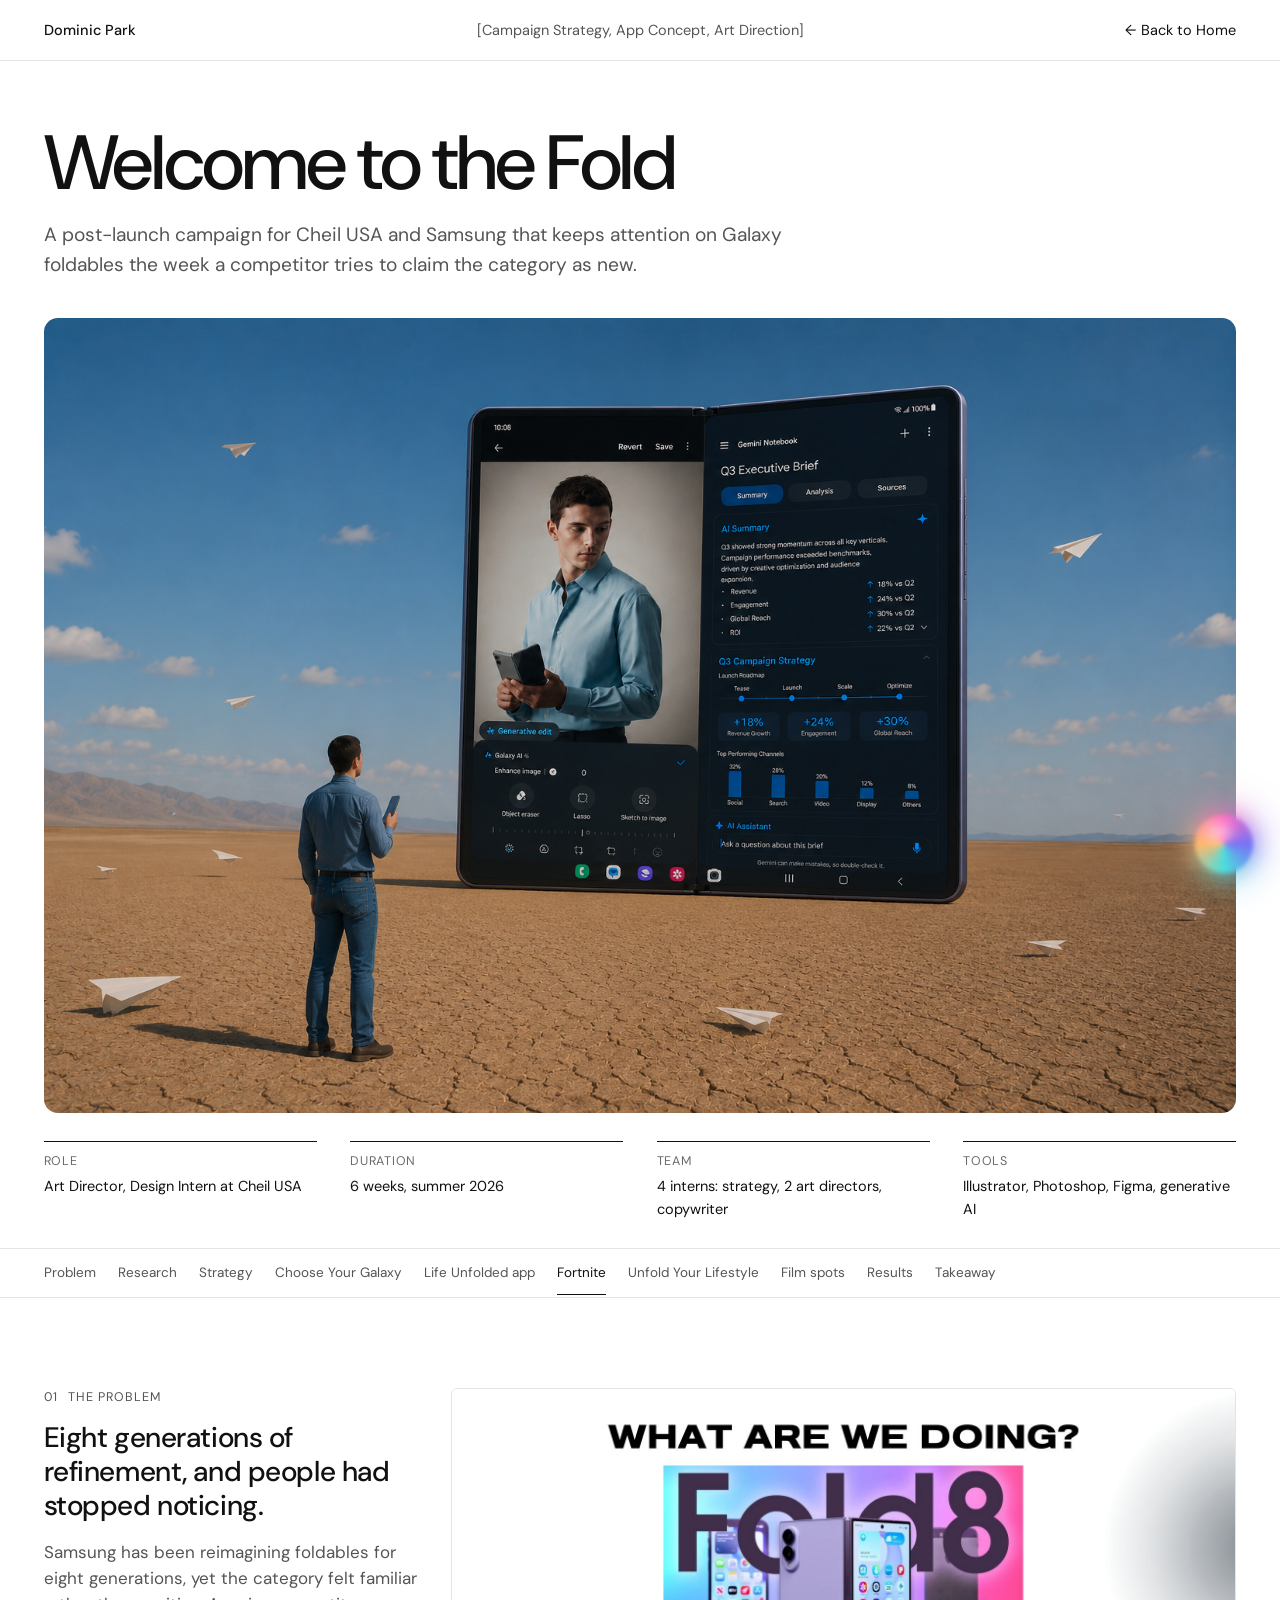
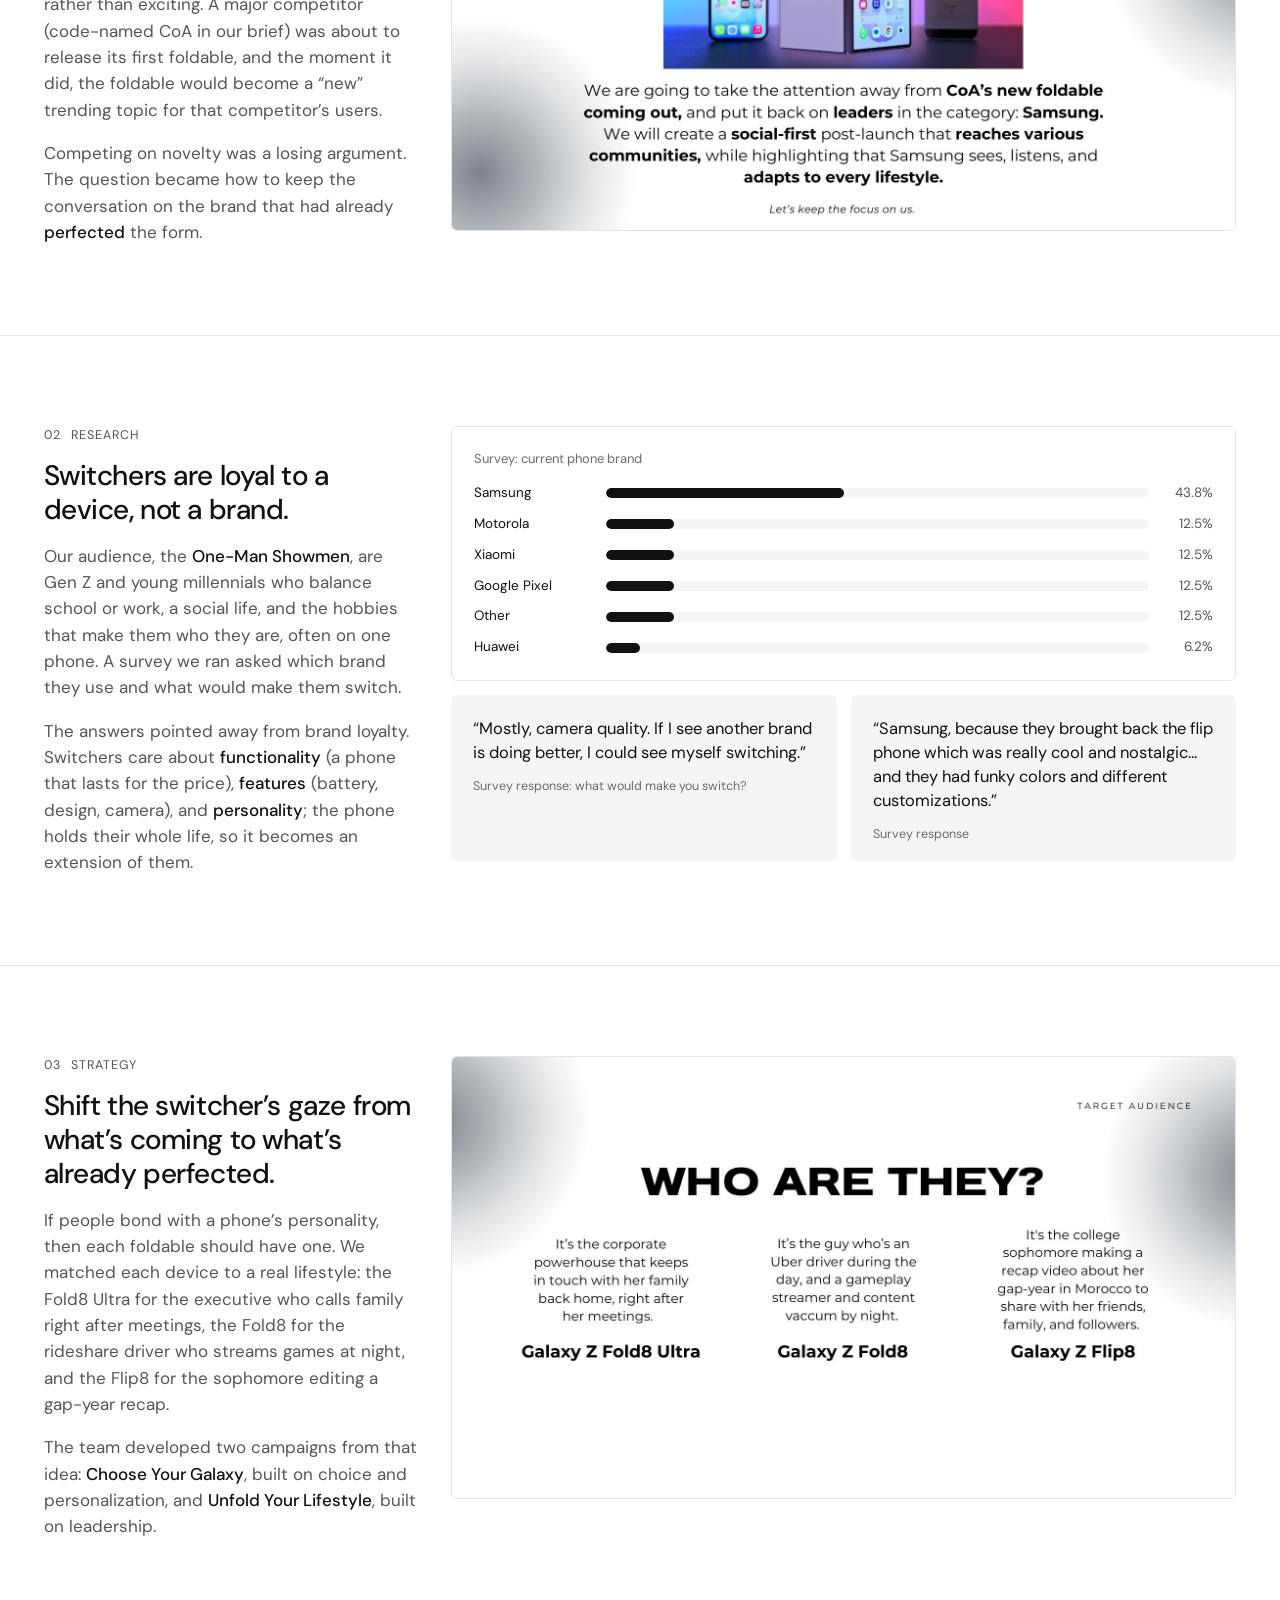
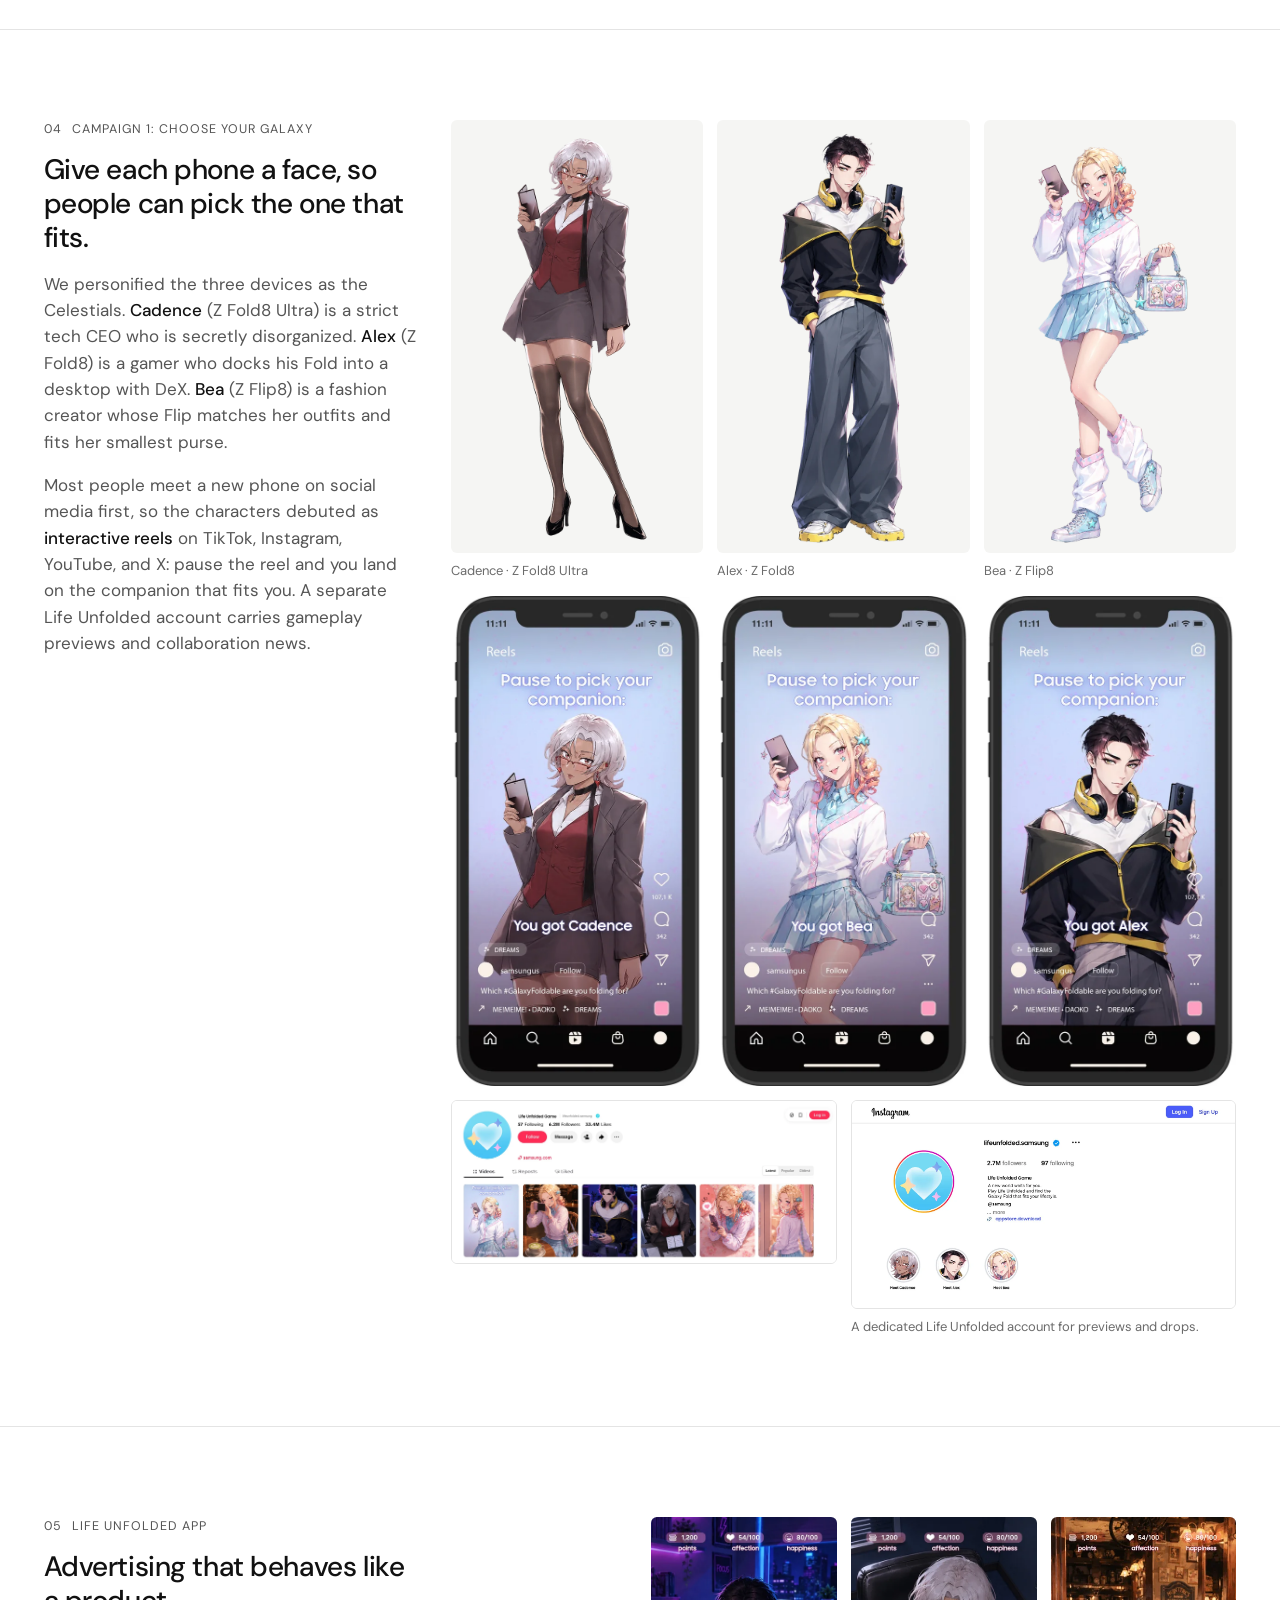
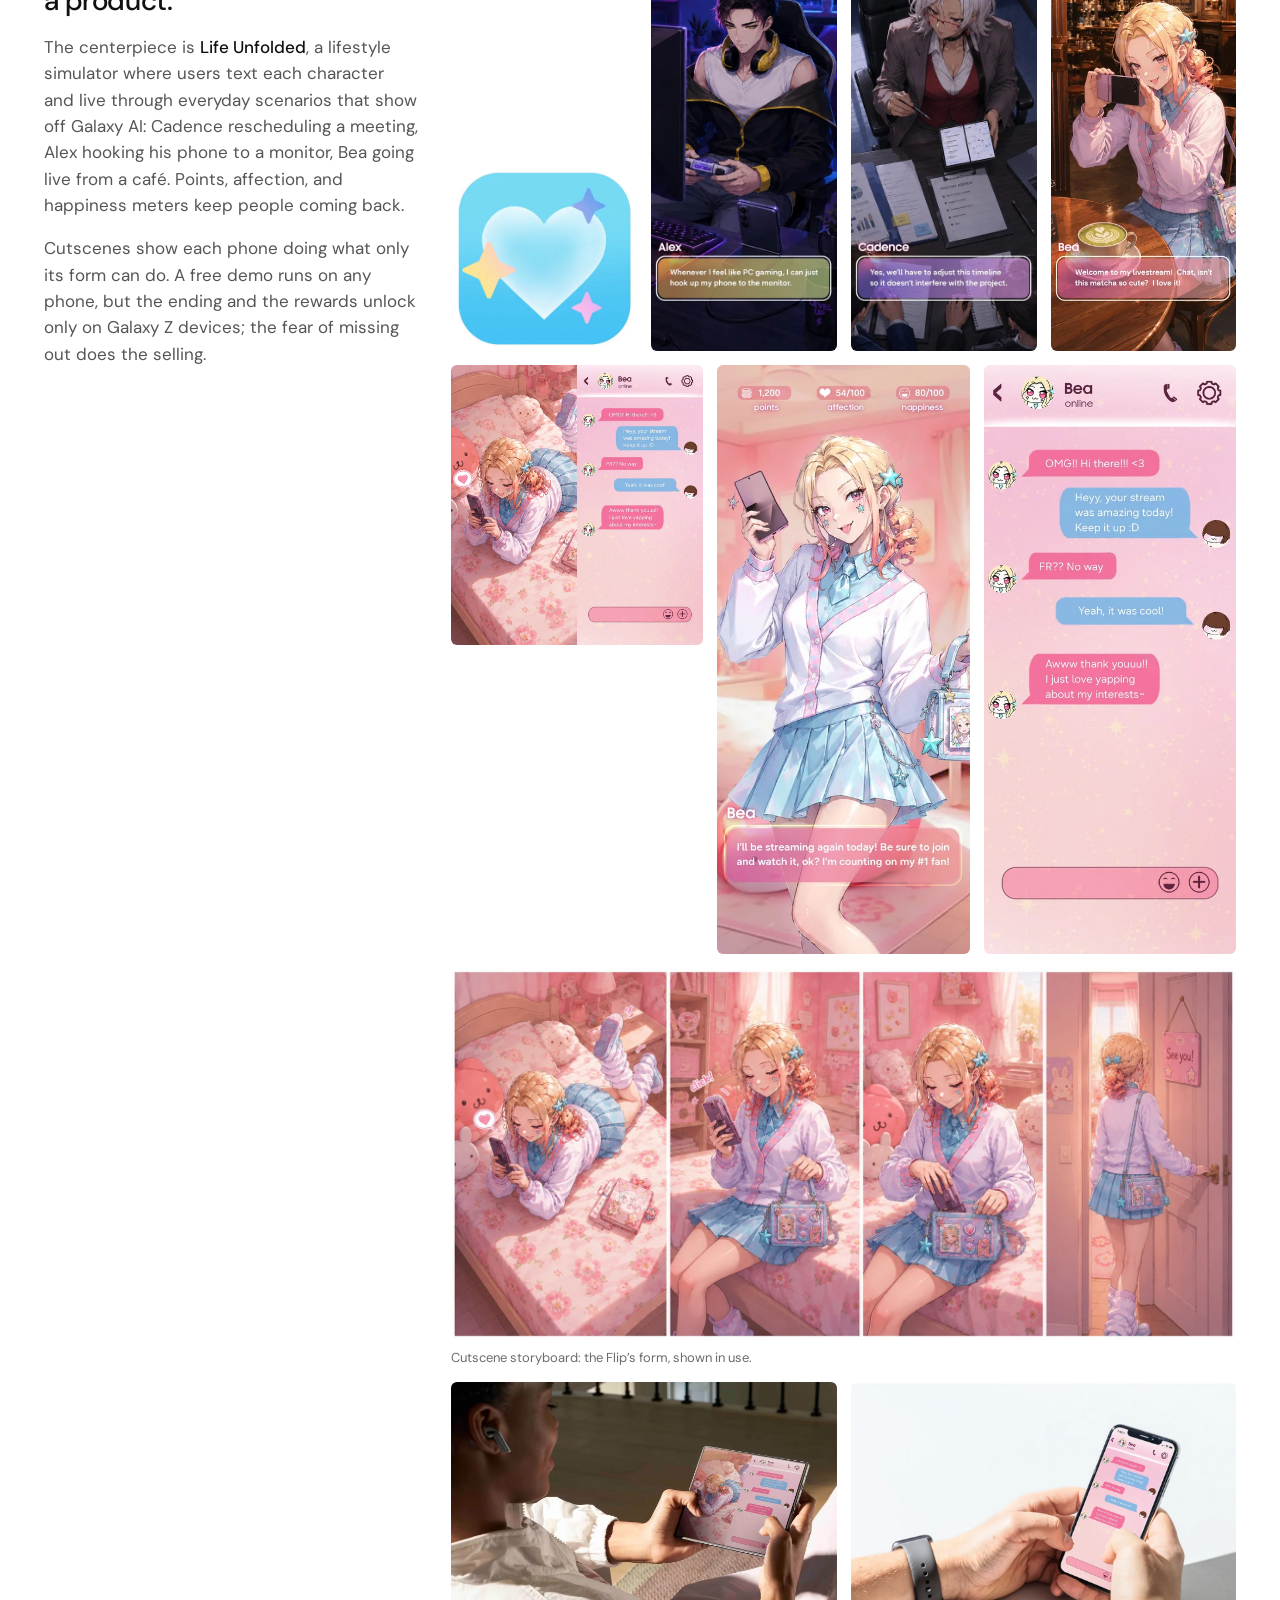
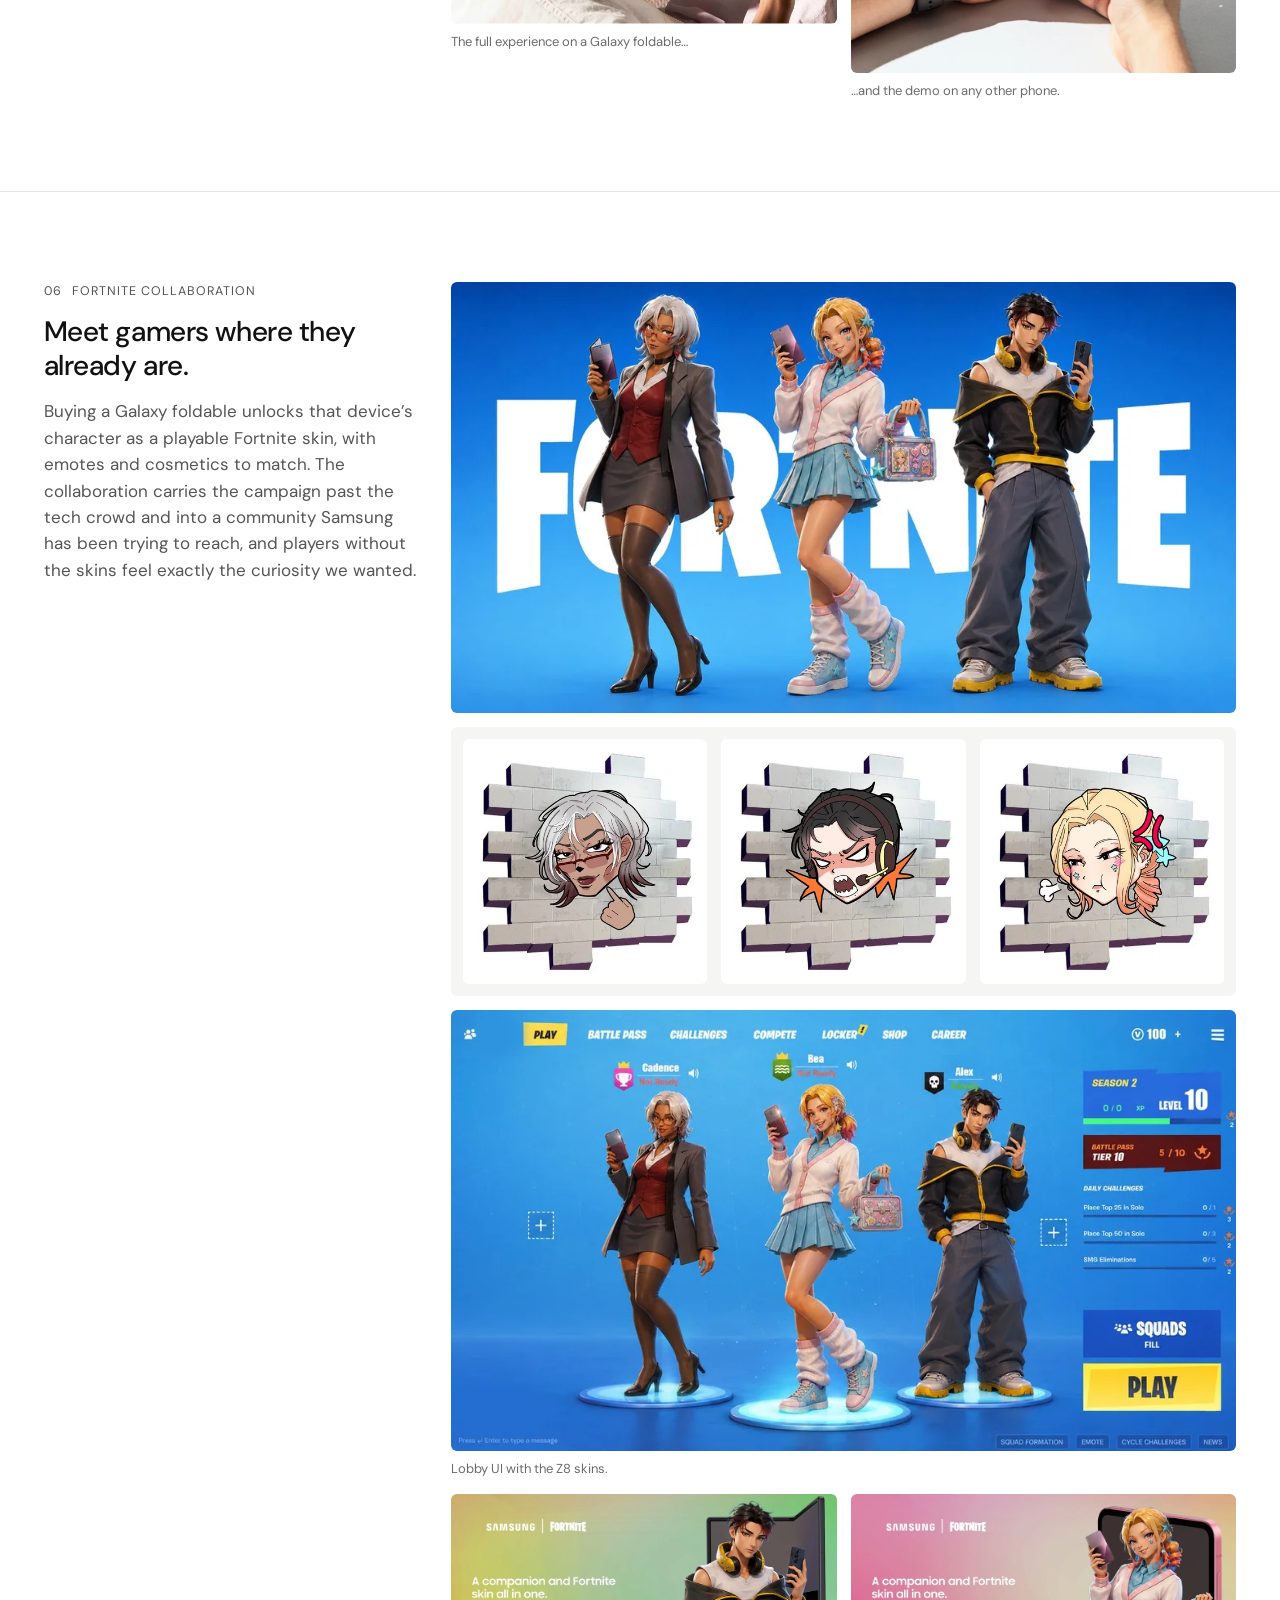
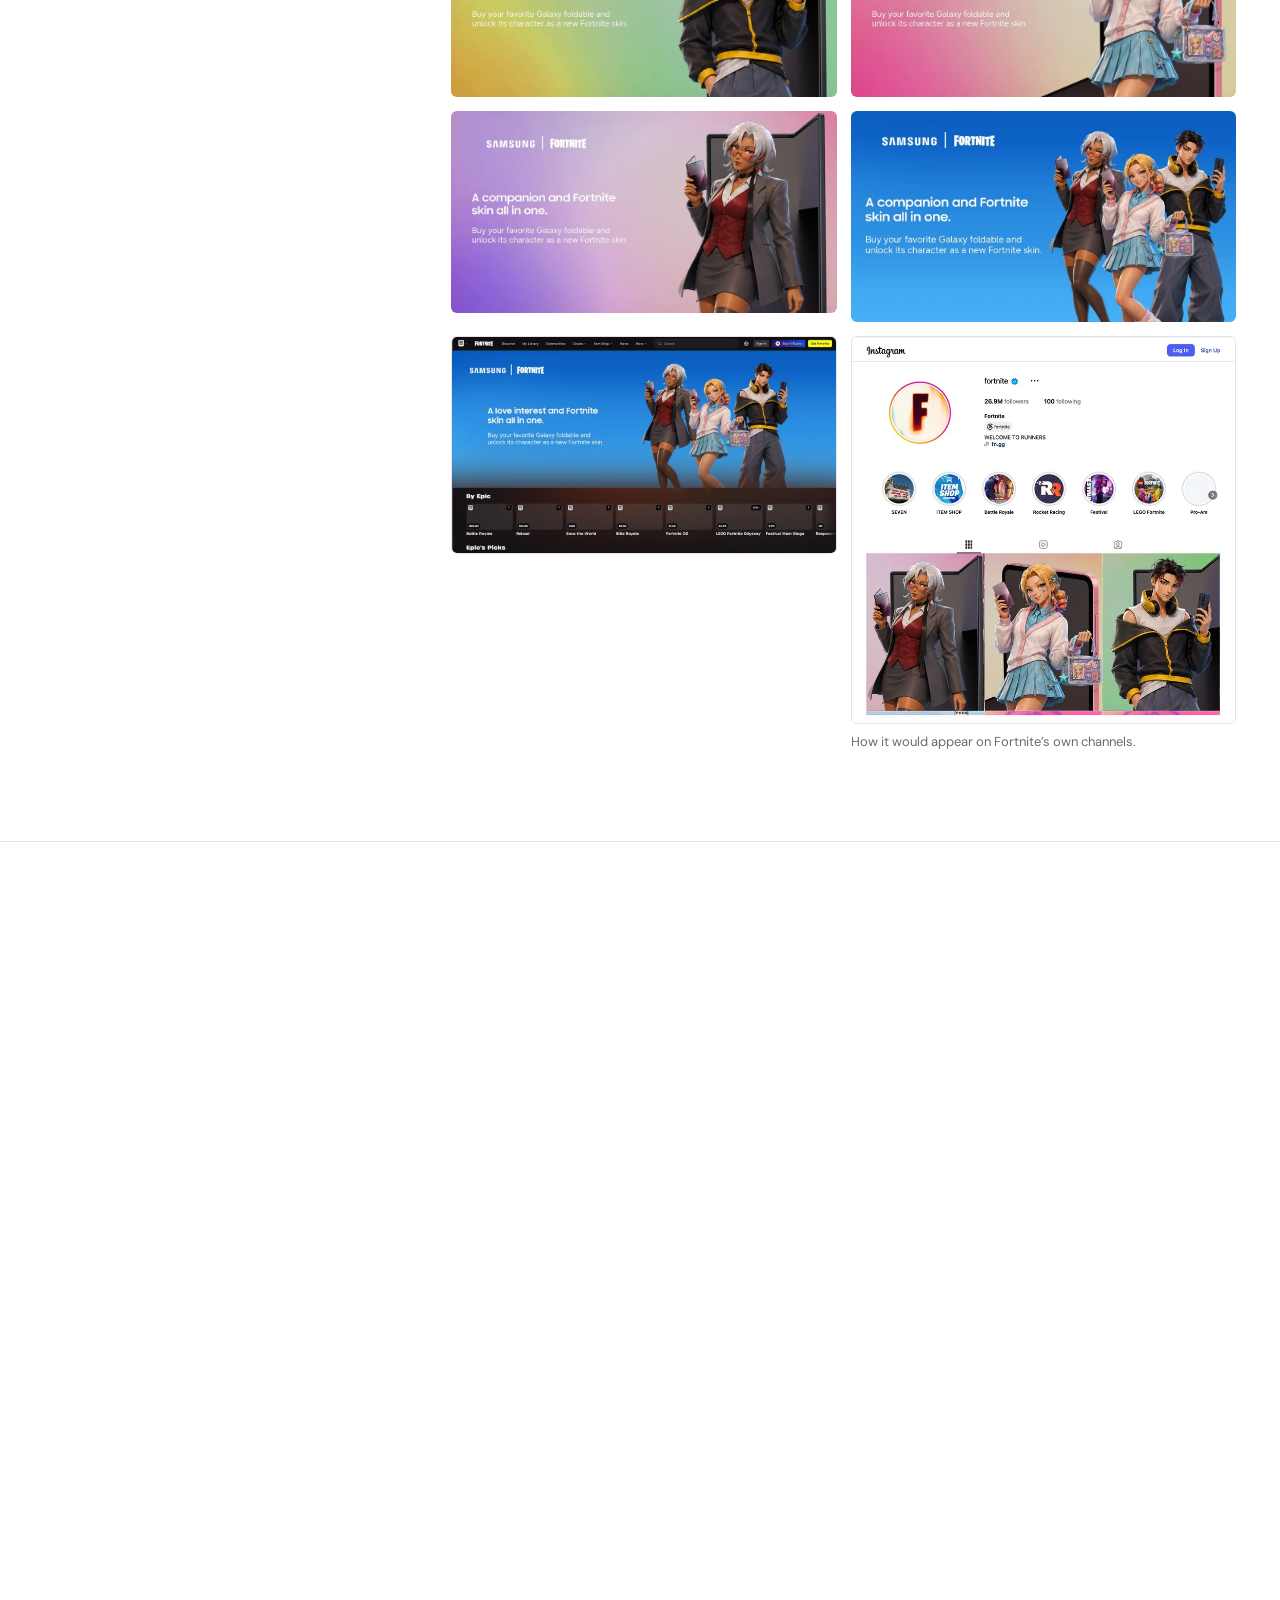
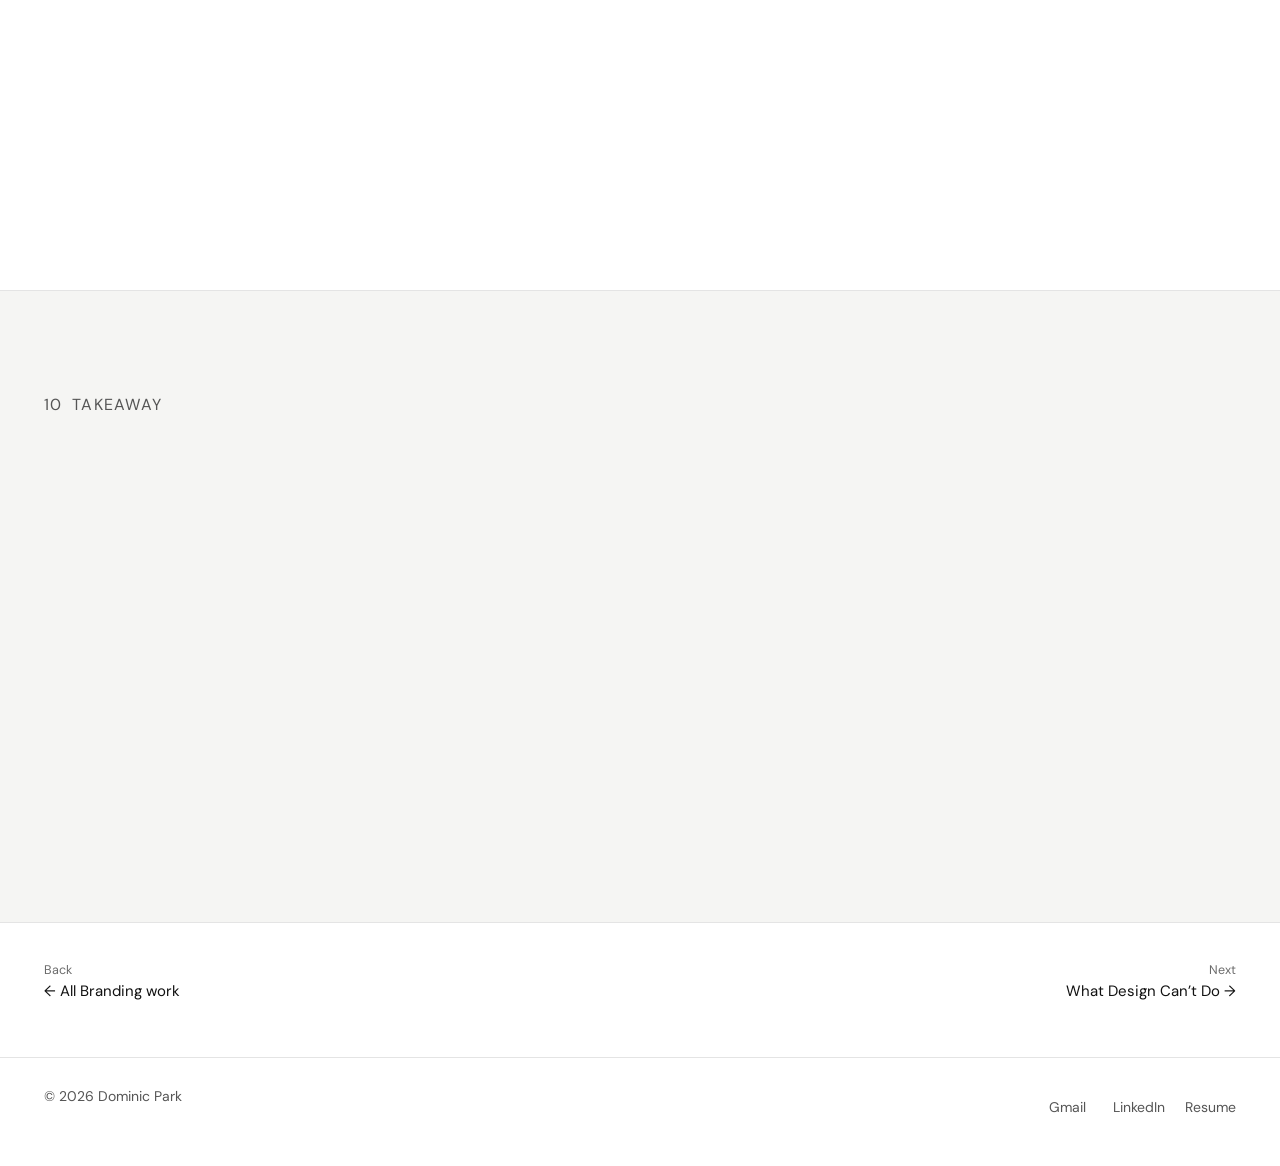
<file: work/cheil.html>
<!doctype html>
<html lang="en" data-fixed="branding">
<head>
  <meta charset="utf-8">
  <meta name="viewport" content="width=device-width, initial-scale=1, viewport-fit=cover">
  <title>Cheil USA (Samsung) — Dominic Park</title>
  <meta name="description" content="Welcome to the Fold: a research-driven post-launch campaign for Samsung's Galaxy Z8 foldables, including a lifestyle-simulator app concept.">
  <script>/* Collection → theme, set before paint: UX Design = dark, Branding = light. */
  !function(h){var f=h.getAttribute('data-fixed'),p=null,s=null;try{p=new URLSearchParams(location.search).get('view')}catch(e){}if(p!=='ux'&&p!=='branding')p=null;try{s=localStorage.getItem('dp-view')}catch(e){}var v=f||p||s||'ux';try{localStorage.setItem('dp-view',v)}catch(e){}h.setAttribute('data-view',v);h.setAttribute('data-theme',v==='ux'?'dark':'light');var m=document.querySelector('meta[name=theme-color]')||document.head.appendChild(document.createElement('meta'));m.name='theme-color';m.content=v==='ux'?'#0d0d10':'#ffffff'}(document.documentElement)</script>
  <link rel="preconnect" href="https://fonts.googleapis.com">
  <link rel="preconnect" href="https://fonts.gstatic.com" crossorigin>
  <link href="https://fonts.googleapis.com/css2?family=DM+Sans:opsz,wght@9..40,300..600&display=swap" rel="stylesheet">
  <link rel="stylesheet" href="../css/style.css?v=31">
</head>
<body>
  <a class="skip-link" href="#main">Skip to content</a>

  <header class="site-header">
    <div class="site-header__inner">
      <a class="link" href="../index.html">Dominic Park</a>
      <p class="site-header__center">[Campaign Strategy, App Concept, Art Direction]</p>
      <nav class="site-header__right" aria-label="Page">
        <a class="link" href="../index.html"><span class="arrow arrow--l" aria-hidden="true">←</span> Back to Home</a>
      </nav>
    </div>
  </header>

  <main id="main">
    <section class="cs-hero">
      <h1 class="cs-hero__title reveal">Welcome to the Fold</h1>
      <p class="cs-hero__lede reveal">A post-launch campaign for Cheil USA and Samsung that keeps attention on Galaxy foldables the week a competitor tries to claim the category as new.</p>
      <figure class="cs-hero__media reveal"><img class="cover" src="../assets/cheil/extra-2.png" alt="A man in a cracked desert looks up at a giant unfolded Galaxy Z Fold8 Ultra showing an executive brief, with paper planes drifting past"></figure>
    </section>

    <dl class="facts reveal">
      <div><dt>Role</dt><dd>Art Director, Design Intern at Cheil USA</dd></div>
      <div><dt>Duration</dt><dd>6 weeks, summer 2026</dd></div>
      <div><dt>Team</dt><dd>4 interns: strategy, 2 art directors, copywriter</dd></div>
      <div><dt>Tools</dt><dd>Illustrator, Photoshop, Figma, generative AI</dd></div>
    </dl>

    <nav class="toc" aria-label="On this page"><div class="toc__inner">
      <a class="link" href="#problem">Problem</a>
      <a class="link" href="#research">Research</a>
      <a class="link" href="#strategy">Strategy</a>
      <a class="link" href="#choose">Choose Your Galaxy</a>
      <a class="link" href="#app">Life Unfolded app</a>
      <a class="link" href="#fortnite">Fortnite</a>
      <a class="link" href="#unfold">Unfold Your Lifestyle</a>
      <a class="link" href="#spots">Film spots</a>
      <a class="link" href="#results">Results</a>
      <a class="link" href="#takeaway">Takeaway</a>
    </div>
    </nav>

    <section class="chapter" id="problem" aria-labelledby="h-problem">
      <div class="chapter__text reveal">
        <p class="chapter__label"><span>01</span> The problem</p>
        <h2 id="h-problem">Eight generations of refinement, and people had stopped noticing.</h2>
        <p>Samsung has been reimagining foldables for eight generations, yet the category felt familiar rather than exciting. A major competitor (code-named CoA in our brief) was about to release its first foldable, and the moment it did, the foldable would become a “new” trending topic for that competitor’s users.</p>
        <p>Competing on novelty was a losing argument. The question became how to keep the conversation on the brand that had already <strong>perfected</strong> the form.</p>
      </div>
      <div class="chapter__media">
        <figure class="reveal"><img class="frame frame--line" src="../assets/cheil/slide-06.jpg" alt="Slide: What are we doing? Take the attention away from the competitor's new foldable and put it back on Samsung with a social-first post-launch" loading="lazy" data-zoom></figure>
      </div>
    </section>

    <section class="chapter" id="research" aria-labelledby="h-research">
      <div class="chapter__text reveal">
        <p class="chapter__label"><span>02</span> Research</p>
        <h2 id="h-research">Switchers are loyal to a device, not a brand.</h2>
        <p>Our audience, the <strong>One-Man Showmen</strong>, are Gen Z and young millennials who balance school or work, a social life, and the hobbies that make them who they are, often on one phone. A survey we ran asked which brand they use and what would make them switch.</p>
        <p>The answers pointed away from brand loyalty. Switchers care about <strong>functionality</strong> (a phone that lasts for the price), <strong>features</strong> (battery, design, camera), and <strong>personality</strong>; the phone holds their whole life, so it becomes an extension of them.</p>
      </div>
      <div class="chapter__media">
        <div class="reveal" style="border:1px solid var(--rule);border-radius:var(--radius);padding:22px">
          <p style="font-size:13px;color:var(--ink-3);margin-bottom:14px">Survey: current phone brand</p>
          <ul class="bars" aria-label="Survey results by brand">
            <li><span>Samsung</span><span class="track"><span class="fill" style="width:43.8%"></span></span><span class="val">43.8%</span></li>
            <li><span>Motorola</span><span class="track"><span class="fill" style="width:12.5%"></span></span><span class="val">12.5%</span></li>
            <li><span>Xiaomi</span><span class="track"><span class="fill" style="width:12.5%"></span></span><span class="val">12.5%</span></li>
            <li><span>Google Pixel</span><span class="track"><span class="fill" style="width:12.5%"></span></span><span class="val">12.5%</span></li>
            <li><span>Other</span><span class="track"><span class="fill" style="width:12.5%"></span></span><span class="val">12.5%</span></li>
            <li><span>Huawei</span><span class="track"><span class="fill" style="width:6.2%"></span></span><span class="val">6.2%</span></li>
          </ul>
        </div>
        <div class="quotes">
          <blockquote class="quote reveal">“Mostly, camera quality. If I see another brand is doing better, I could see myself switching.”<cite>Survey response: what would make you switch?</cite></blockquote>
          <blockquote class="quote reveal">“Samsung, because they brought back the flip phone which was really cool and nostalgic… and they had funky colors and different customizations.”<cite>Survey response</cite></blockquote>
        </div>
      </div>
    </section>

    <section class="chapter" id="strategy" aria-labelledby="h-strategy">
      <div class="chapter__text reveal">
        <p class="chapter__label"><span>03</span> Strategy</p>
        <h2 id="h-strategy">Shift the switcher’s gaze from what’s coming to what’s already perfected.</h2>
        <p>If people bond with a phone’s personality, then each foldable should have one. We matched each device to a real lifestyle: the Fold8 Ultra for the executive who calls family right after meetings, the Fold8 for the rideshare driver who streams games at night, and the Flip8 for the sophomore editing a gap-year recap.</p>
        <p>The team developed two campaigns from that idea: <strong>Choose Your Galaxy</strong>, built on choice and personalization, and <strong>Unfold Your Lifestyle</strong>, built on leadership.</p>
      </div>
      <div class="chapter__media">
        <figure class="reveal"><img class="frame frame--line" src="../assets/cheil/slide-10.jpg" alt="Slide: Who are they? Three lifestyle descriptions matched to the Galaxy Z Fold8 Ultra, Z Fold8, and Z Flip8" loading="lazy" data-zoom></figure>
      </div>
    </section>

    <section class="chapter" id="choose" aria-labelledby="h-choose">
      <div class="chapter__text reveal">
        <p class="chapter__label"><span>04</span> Campaign 1: Choose Your Galaxy</p>
        <h2 id="h-choose">Give each phone a face, so people can pick the one that fits.</h2>
        <p>We personified the three devices as the Celestials. <strong>Cadence</strong> (Z Fold8 Ultra) is a strict tech CEO who is secretly disorganized. <strong>Alex</strong> (Z Fold8) is a gamer who docks his Fold into a desktop with DeX. <strong>Bea</strong> (Z Flip8) is a fashion creator whose Flip matches her outfits and fits her smallest purse.</p>
        <p>Most people meet a new phone on social media first, so the characters debuted as <strong>interactive reels</strong> on TikTok, Instagram, YouTube, and X: pause the reel and you land on the companion that fits you. A separate Life Unfolded account carries gameplay previews and collaboration news.</p>
      </div>
      <div class="chapter__media">
        <div class="grid-3 reveal">
          <figure><img class="frame char" src="../assets/cheil/v/p15_3.webp" alt="Cadence, the Z Fold8 Ultra character: a white-haired executive in a blazer holding her phone" loading="lazy" data-zoom><figcaption>Cadence · Z Fold8 Ultra</figcaption></figure>
          <figure><img class="frame char" src="../assets/cheil/v/p15_1.webp" alt="Alex, the Z Fold8 character: a gamer with headphones around his neck and wide trousers" loading="lazy" data-zoom><figcaption>Alex · Z Fold8</figcaption></figure>
          <figure><img class="frame char" src="../assets/cheil/v/p15_2.webp" alt="Bea, the Z Flip8 character: a pastel fashion creator holding a Flip phone" loading="lazy" data-zoom><figcaption>Bea · Z Flip8</figcaption></figure>
        </div>
        <div class="grid-3 reveal">
          <img class="frame" src="../assets/cheil/v/p16_1.webp" alt="Interactive reel on a phone: Pause to pick your companion, landing on Cadence" loading="lazy" data-zoom>
          <img class="frame" src="../assets/cheil/v/p16_2.webp" alt="Interactive reel landing on Bea" loading="lazy" data-zoom>
          <img class="frame" src="../assets/cheil/v/p16_3.webp" alt="Interactive reel landing on Alex" loading="lazy" data-zoom>
        </div>
        <div class="grid-2 reveal">
          <figure><img class="frame frame--line" src="../assets/cheil/v/p17_1.webp" alt="Life Unfolded social profile with character posts" loading="lazy" data-zoom></figure>
          <figure><img class="frame frame--line" src="../assets/cheil/v/p17_2.webp" alt="Life Unfolded Instagram profile page" loading="lazy" data-zoom><figcaption>A dedicated Life Unfolded account for previews and drops.</figcaption></figure>
        </div>
      </div>
    </section>

    <section class="chapter" id="app" aria-labelledby="h-app">
      <div class="chapter__text reveal">
        <p class="chapter__label"><span>05</span> Life Unfolded app</p>
        <h2 id="h-app">Advertising that behaves like a product.</h2>
        <p>The centerpiece is <strong>Life Unfolded</strong>, a lifestyle simulator where users text each character and live through everyday scenarios that show off Galaxy AI: Cadence rescheduling a meeting, Alex hooking his phone to a monitor, Bea going live from a café. Points, affection, and happiness meters keep people coming back.</p>
        <p>Cutscenes show each phone doing what only its form can do. A free demo runs on any phone, but the ending and the rewards unlock only on Galaxy Z devices; the fear of missing out does the selling.</p>
      </div>
      <div class="chapter__media">
        <div class="grid-4 reveal" style="align-items:end">
          <img class="frame" src="../assets/cheil/v/p18_4.webp" alt="Life Unfolded app icon: a glossy blue heart with sparkles" loading="lazy" data-zoom>
          <img class="frame" src="../assets/cheil/v/p19_1.webp" alt="Simulator screen: Alex at his gaming setup saying he can hook his phone up to the monitor" loading="lazy" data-zoom>
          <img class="frame" src="../assets/cheil/v/p19_2.webp" alt="Simulator screen: Cadence at her desk adjusting a project timeline" loading="lazy" data-zoom>
          <img class="frame" src="../assets/cheil/v/p19_3.webp" alt="Simulator screen: Bea livestreaming from a café" loading="lazy" data-zoom>
        </div>
        <div class="grid-3 reveal">
          <img class="frame" src="../assets/cheil/v/p18_1.webp" alt="Messaging screen: chatting with Bea on a pink bedroom background" loading="lazy" data-zoom>
          <img class="frame" src="../assets/cheil/v/p18_2.webp" alt="Simulator screen with Bea holding her Flip" loading="lazy" data-zoom>
          <img class="frame" src="../assets/cheil/v/p18_3.webp" alt="Pink messaging interface with chat bubbles" loading="lazy" data-zoom>
        </div>
        <figure class="reveal"><img class="frame" src="../assets/cheil/v/p19_4.webp" alt="Cutscene storyboard: four panels of Bea using her Flip phone in her room" loading="lazy" data-zoom><figcaption>Cutscene storyboard: the Flip’s form, shown in use.</figcaption></figure>
        <div class="grid-2 reveal">
          <figure><img class="frame" src="../assets/cheil/v/p20_1.webp" alt="Hands holding an unfolded Galaxy Fold showing the simulator app" loading="lazy" data-zoom><figcaption>The full experience on a Galaxy foldable…</figcaption></figure>
          <figure><img class="frame" src="../assets/cheil/v/p20_2.webp" alt="Hands holding a regular smartphone showing the messaging demo" loading="lazy" data-zoom><figcaption>…and the demo on any other phone.</figcaption></figure>
        </div>
      </div>
    </section>

    <section class="chapter" id="fortnite" aria-labelledby="h-fortnite">
      <div class="chapter__text reveal">
        <p class="chapter__label"><span>06</span> Fortnite collaboration</p>
        <h2 id="h-fortnite">Meet gamers where they already are.</h2>
        <p>Buying a Galaxy foldable unlocks that device’s character as a playable Fortnite skin, with emotes and cosmetics to match. The collaboration carries the campaign past the tech crowd and into a community Samsung has been trying to reach, and players without the skins feel exactly the curiosity we wanted.</p>
      </div>
      <div class="chapter__media">
        <figure class="reveal"><img class="frame" src="../assets/cheil/v/p21_1.webp" alt="Fortnite key art with Cadence, Bea, and Alex standing in front of the Fortnite logo" loading="lazy" data-zoom></figure>
        <div class="grid-3 reveal" style="background:var(--wash);border-radius:var(--radius);padding:12px">
          <img class="frame" src="../assets/cheil/v/p21_2.webp" alt="Fortnite spray: Cadence peeking over a brick wall" loading="lazy">
          <img class="frame" src="../assets/cheil/v/p21_3.webp" alt="Fortnite spray: Alex shouting over a brick wall" loading="lazy">
          <img class="frame" src="../assets/cheil/v/p21_4.webp" alt="Fortnite spray: Bea over a brick wall" loading="lazy">
        </div>
        <figure class="reveal"><img class="frame" src="../assets/cheil/v/p21_5.webp" alt="Fortnite lobby interface showing the three Galaxy characters" loading="lazy" data-zoom><figcaption>Lobby UI with the Z8 skins.</figcaption></figure>
        <div class="grid-2 reveal">
          <img class="frame" src="../assets/cheil/v/p22_1.webp" alt="Samsung x Fortnite banner featuring Alex: a companion and Fortnite skin all in one" loading="lazy" data-zoom>
          <img class="frame" src="../assets/cheil/v/p22_2.webp" alt="Samsung x Fortnite banner featuring Bea" loading="lazy" data-zoom>
          <img class="frame" src="../assets/cheil/v/p22_3.webp" alt="Samsung x Fortnite banner featuring Cadence" loading="lazy" data-zoom>
          <img class="frame" src="../assets/cheil/v/p22_4.webp" alt="Samsung x Fortnite banner with all three characters" loading="lazy" data-zoom>
        </div>
        <div class="grid-2 reveal">
          <figure><img class="frame frame--line" src="../assets/cheil/v/p23_1.webp" alt="Fortnite website hero announcing the Samsung collaboration" loading="lazy" data-zoom></figure>
          <figure><img class="frame frame--line" src="../assets/cheil/v/p23_2.webp" alt="Fortnite Instagram profile with collaboration posts" loading="lazy" data-zoom><figcaption>How it would appear on Fortnite’s own channels.</figcaption></figure>
        </div>
      </div>
    </section>

    <section class="chapter" id="unfold" aria-labelledby="h-unfold">
      <div class="chapter__text reveal">
        <p class="chapter__label"><span>07</span> Campaign 2: Unfold Your Lifestyle</p>
        <h2 id="h-unfold">Leadership, shown without shouting.</h2>
        <p>The second campaign pairs each device with someone who is number one in their field (Michael B. Jordan, Alex Consani, and Suni Lee) and meets people where they already are. Key visuals give each phone one line: <strong>One screen. Endless possibilities.</strong> <strong>Game. Stream. Read. Repeat.</strong> <strong>Easy to flip. Easy to fit.</strong></p>
        <p>In Times Square, three digital billboards fold forward on a top hinge like the phone closing. On the N/Q/R/W lines, subway doors split into two screens, one for creating and one for multitasking. A traveling pop-up lets visitors step into the Galaxy lifestyle instead of being told about it.</p>
      </div>
      <div class="chapter__media">
        <div class="grid-3 reveal">
          <img class="frame" src="../assets/cheil/v/p27_1.webp" alt="Key visual: Galaxy Z Fold8 Ultra on gray, One screen. Endless possibilities." loading="lazy" data-zoom>
          <img class="frame" src="../assets/cheil/v/p27_2.webp" alt="Key visual: Galaxy Z Fold8 on purple, Game. Stream. Read. Repeat." loading="lazy" data-zoom>
          <img class="frame" src="../assets/cheil/v/p27_3.webp" alt="Key visual: Galaxy Z Flip8 on pink, Easy to flip. Easy to fit." loading="lazy" data-zoom>
        </div>
        <div class="grid-2 reveal">
          <figure><img class="frame" src="../assets/cheil/v/p28_1.webp" alt="Times Square at night with the three Galaxy billboards stacked on a tower" loading="lazy" data-zoom><figcaption>Times Square, 12–2 PM and 4–10 PM.</figcaption></figure>
          <figure><img class="frame" src="../assets/cheil/v/p28_2.webp" alt="Four-step sequence of a billboard folding shut to reveal a black Samsung end card" loading="lazy" data-zoom><figcaption>The billboard folds shut like the phone.</figcaption></figure>
        </div>
        <div class="grid-3 reveal">
          <img class="frame" src="../assets/cheil/v/p29_1.webp" alt="Subway door takeover for the Z Fold8 Ultra" loading="lazy" data-zoom>
          <img class="frame" src="../assets/cheil/v/p29_2.webp" alt="Subway door takeover for the Z Fold8 in purple" loading="lazy" data-zoom>
          <img class="frame" src="../assets/cheil/v/p29_3.webp" alt="Subway door takeover for the Z Flip8 in pink" loading="lazy" data-zoom>
        </div>
        <div class="grid-3 reveal">
          <img class="frame" src="../assets/cheil/v/p30_1.webp" alt="Pop-up experience: a vanity mirror setup where visitors try the Flip" loading="lazy" data-zoom>
          <img class="frame" src="../assets/cheil/v/p30_2.webp" alt="Pop-up experience: a lounge with lit arches and Galaxy devices" loading="lazy" data-zoom>
          <img class="frame" src="../assets/cheil/v/p30_3.webp" alt="Pop-up experience: a workspace with an unfolded Fold on a desk" loading="lazy" data-zoom>
        </div>
      </div>
    </section>

    <section class="chapter" id="spots" aria-labelledby="h-spots">
      <div class="chapter__text reveal">
        <p class="chapter__label"><span>08</span> Film spots</p>
        <h2 id="h-spots">Three folds, three phones.</h2>
        <p>Three spots use Korean paper folding, <strong>jong-i jupgi</strong>, as the metaphor. In <strong>Paper Plane</strong>, the camera pulls back to reveal a giant Fold8 Ultra, scaled to the size of its ambition. In <strong>Paper Boat</strong>, each fold mirrors the Fold8’s transforming design. In <strong>Paper Cranes</strong>, the moment a crane is finished is the moment an idea forms, right before the Flip8 captures it.</p>
        <p>The spots run in-feed on YouTube and Instagram during the competitor’s first two launch weeks, so Galaxy appears right next to their ads at peak consideration.</p>
      </div>
      <div class="chapter__media">
        <p class="chapter__label reveal" style="margin:0">Spot 1 · Paper Plane · Z Fold8 Ultra</p>
        <div class="grid-3 reveal"><img class="frame" src="../assets/cheil/v/p31_1.webp" alt="Paper Plane storyboard frame 1: a man in a desert with a paper plane and a Fold8 Ultra" loading="lazy" data-zoom><img class="frame" src="../assets/cheil/v/p31_2.webp" alt="Paper Plane storyboard frame 2: a man in a desert with a paper plane and a Fold8 Ultra" loading="lazy" data-zoom><img class="frame" src="../assets/cheil/v/p31_3.webp" alt="Paper Plane storyboard frame 3: a man in a desert with a paper plane and a Fold8 Ultra" loading="lazy" data-zoom><img class="frame" src="../assets/cheil/v/p31_4.webp" alt="Paper Plane storyboard frame 4: a man in a desert with a paper plane and a Fold8 Ultra" loading="lazy" data-zoom><img class="frame" src="../assets/cheil/v/p31_5.webp" alt="Paper Plane storyboard frame 5: a man in a desert with a paper plane and a Fold8 Ultra" loading="lazy" data-zoom><img class="frame" src="../assets/cheil/v/p31_6.webp" alt="Paper Plane storyboard frame 6: a man in a desert with a paper plane and a Fold8 Ultra" loading="lazy" data-zoom></div>
        <p class="chapter__label reveal" style="margin:10px 0 0">Spot 2 · Paper Boat · Z Fold8</p>
        <div class="grid-3 reveal"><img class="frame" src="../assets/cheil/v/p32_1.webp" alt="Paper Boat storyboard frame 1: a man at a tidal shore at sunset with a paper boat and a Fold8" loading="lazy" data-zoom><img class="frame" src="../assets/cheil/v/p32_2.webp" alt="Paper Boat storyboard frame 2: a man at a tidal shore at sunset with a paper boat and a Fold8" loading="lazy" data-zoom><img class="frame" src="../assets/cheil/v/p32_3.webp" alt="Paper Boat storyboard frame 3: a man at a tidal shore at sunset with a paper boat and a Fold8" loading="lazy" data-zoom><img class="frame" src="../assets/cheil/v/p32_4.webp" alt="Paper Boat storyboard frame 4: a man at a tidal shore at sunset with a paper boat and a Fold8" loading="lazy" data-zoom><img class="frame" src="../assets/cheil/v/p32_5.webp" alt="Paper Boat storyboard frame 5: a man at a tidal shore at sunset with a paper boat and a Fold8" loading="lazy" data-zoom><img class="frame" src="../assets/cheil/v/p32_6.webp" alt="Paper Boat storyboard frame 6: a man at a tidal shore at sunset with a paper boat and a Fold8" loading="lazy" data-zoom></div>
        <p class="chapter__label reveal" style="margin:10px 0 0">Spot 3 · Paper Cranes · Z Flip8</p>
        <div class="grid-3 reveal"><img class="frame" src="../assets/cheil/v/p33_1.webp" alt="Paper Cranes storyboard frame 1: a woman folding paper cranes in a field and filming with a Flip8" loading="lazy" data-zoom><img class="frame" src="../assets/cheil/v/p33_2.webp" alt="Paper Cranes storyboard frame 2: a woman folding paper cranes in a field and filming with a Flip8" loading="lazy" data-zoom><img class="frame" src="../assets/cheil/v/p33_3.webp" alt="Paper Cranes storyboard frame 3: a woman folding paper cranes in a field and filming with a Flip8" loading="lazy" data-zoom><img class="frame" src="../assets/cheil/v/p33_4.webp" alt="Paper Cranes storyboard frame 4: a woman folding paper cranes in a field and filming with a Flip8" loading="lazy" data-zoom><img class="frame" src="../assets/cheil/v/p33_5.webp" alt="Paper Cranes storyboard frame 5: a woman folding paper cranes in a field and filming with a Flip8" loading="lazy" data-zoom><img class="frame" src="../assets/cheil/v/p33_6.webp" alt="Paper Cranes storyboard frame 6: a woman folding paper cranes in a field and filming with a Flip8" loading="lazy" data-zoom></div>
        <figure class="reveal"><img class="frame" src="../assets/cheil/v/p34_1.webp" alt="Spots in action: the film spots running in Instagram and YouTube feeds on phones and a tablet" loading="lazy" data-zoom><figcaption>The spots in feed, timed to the competitor’s launch window.</figcaption></figure>
      </div>
    </section>

    <section class="chapter" id="results" aria-labelledby="h-results">
      <div class="chapter__text reveal">
        <p class="chapter__label"><span>09</span> Results</p>
        <h2 id="h-results">Two client-approved concepts, from twelve deliverables in three days.</h2>
        <p>For Samsung’s first round of creative review, I art directed four campaign concepts totaling twelve deliverables in a three-day turnaround. They were refined into the two client-approved concepts above, built around gaming and fashion culture. Each shipped with a phased media plan and a $1.3M out-of-pocket budget, timed to run alongside the competitor’s first two launch weeks, when purchase consideration peaks.</p>
      </div>
      <div class="chapter__media">
        <div class="stats reveal">
          <div class="stat"><b>12</b><span>deliverables in 3 days</span></div>
          <div class="stat"><b>2</b><span>client-approved concepts</span></div>
          <div class="stat"><b>$1.3M</b><span>budget per campaign</span></div>
          <div class="stat"><b>5 wks</b><span>teaser to sustained hype</span></div>
        </div>
        <figure class="reveal"><img class="frame frame--line" src="../assets/cheil/slide-38.jpg" alt="Media strategy table for Choose Your Galaxy: teaser, launch, post-launch, and sustainable hype phases with timing, channel, and objective" loading="lazy" data-zoom></figure>
      </div>
    </section>

    <section class="takeaway" id="takeaway" aria-labelledby="h-take"><div class="takeaway__inner">
      <p class="chapter__label"><span>10</span> Takeaway</p>
      <h2 id="h-take" class="reveal">Where it succeeds: the switcher who is loyal to a device, not a brand.</h2>
      <p class="reveal">If switchers choose the phone that fits their life, the strongest thing a campaign can do is let them feel that fit before they buy. That is why the simulator app matters most to me: it turns features into experiences someone can try, and it gives the competitor’s launch week a louder, more personal alternative. For Samsung, success looks like attention held during the one window when it is most at risk. For me, this was the project where campaign thinking and experience design became the same job.</p>
      <div class="impact">
        <div class="reveal"><h3>For the audience</h3><p>A phone they can match to their life, through characters and scenarios instead of spec sheets.</p></div>
        <div class="reveal"><h3>For Samsung</h3><p>Leadership reinforced at the exact moment a competitor claims the category is new.</p></div>
        <div class="reveal"><h3>What I learned</h3><p>Personas aren’t only a research artifact. Here they became the product.</p></div>
      </div>
    </div>
    </section>

    <nav class="pager" aria-label="Project navigation">
      <a href="../index.html?view=branding"><small>Back</small><span class="arrow arrow--l" aria-hidden="true">←</span> All Branding work</a>
      <a class="pager__next" href="what-design-cant-do.html"><small>Next</small>What Design Can’t Do <span class="arrow arrow--r" aria-hidden="true">→</span></a>
    </nav>
  </main>

  <footer class="site-footer">
    <div class="site-footer__inner">
    <span>© <span data-year>2026</span> Dominic Park</span>
    <nav aria-label="Contact">
      <a class="link" href="mailto:dominic.park.j@gmail.com">Gmail</a>
      <a class="link" href="https://www.linkedin.com/in/dominic-park-b2a814282/" target="_blank" rel="noopener">LinkedIn<span class="sr-only"> (opens in a new tab)</span></a>
      <a class="link" href="../Dominic-Park-Resume.pdf?v=2" target="_blank" rel="noopener">Resume<span class="sr-only"> (PDF, opens in a new tab)</span></a>
    </nav>
    </div>
  </footer>
  <script src="../js/main.js?v=31"></script>
  <script src="../js/assistant-kb.js?v=31"></script>
  <script src="../js/assistant-index.js?v=31"></script>
  <script src="../js/assistant.js?v=31"></script>
</body>
</html>
</file>
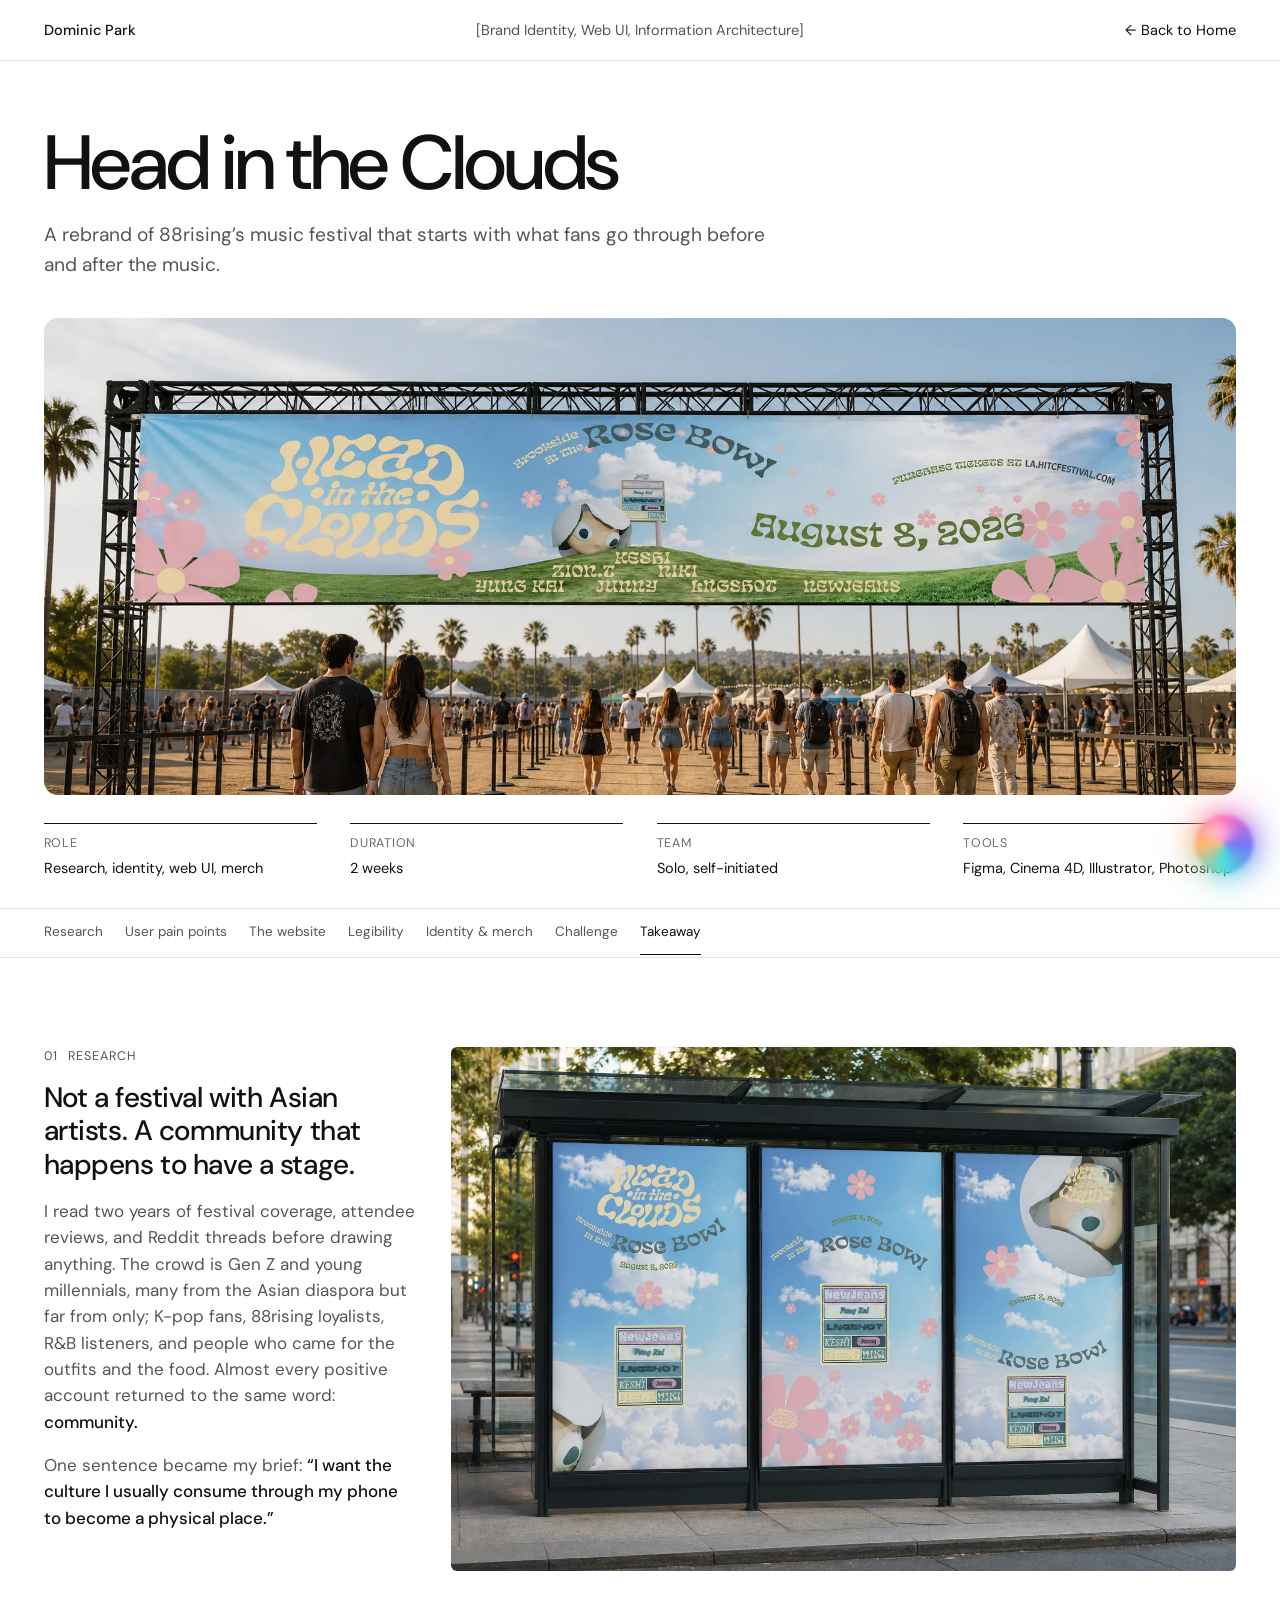
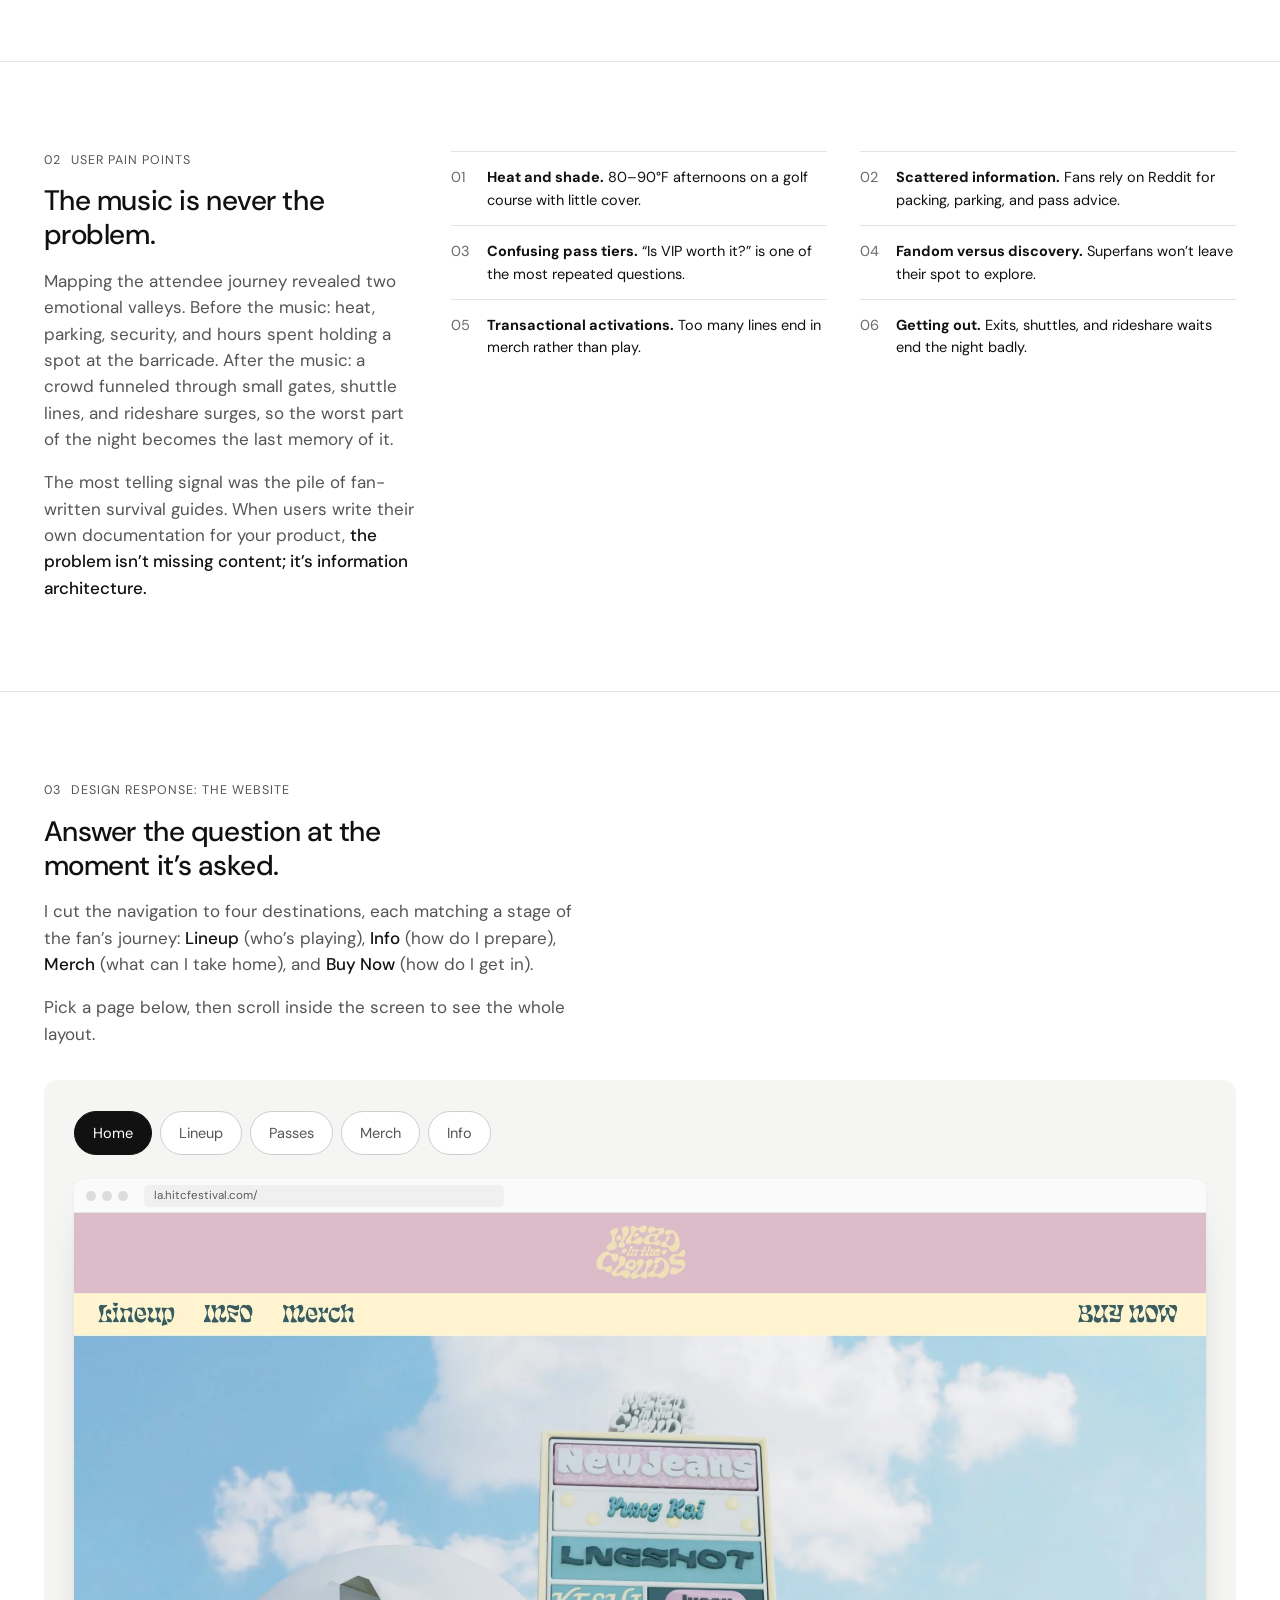
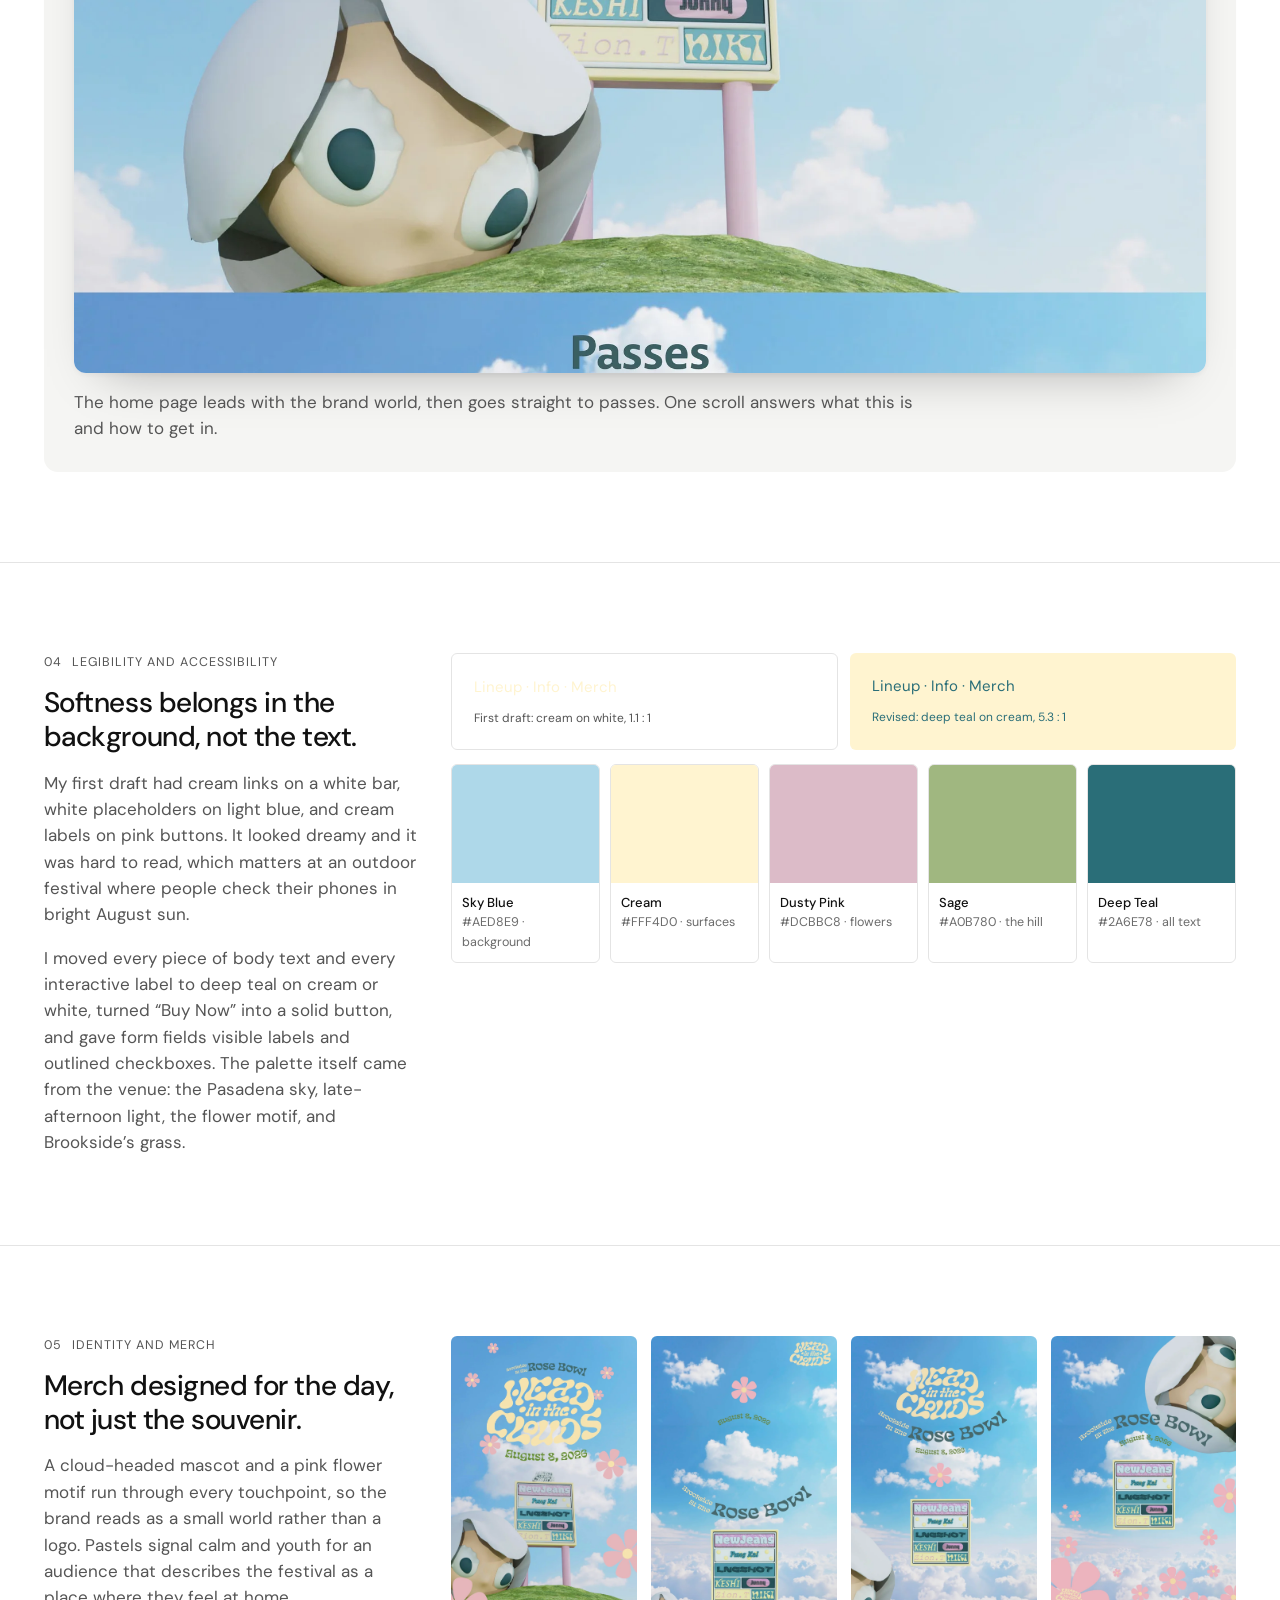
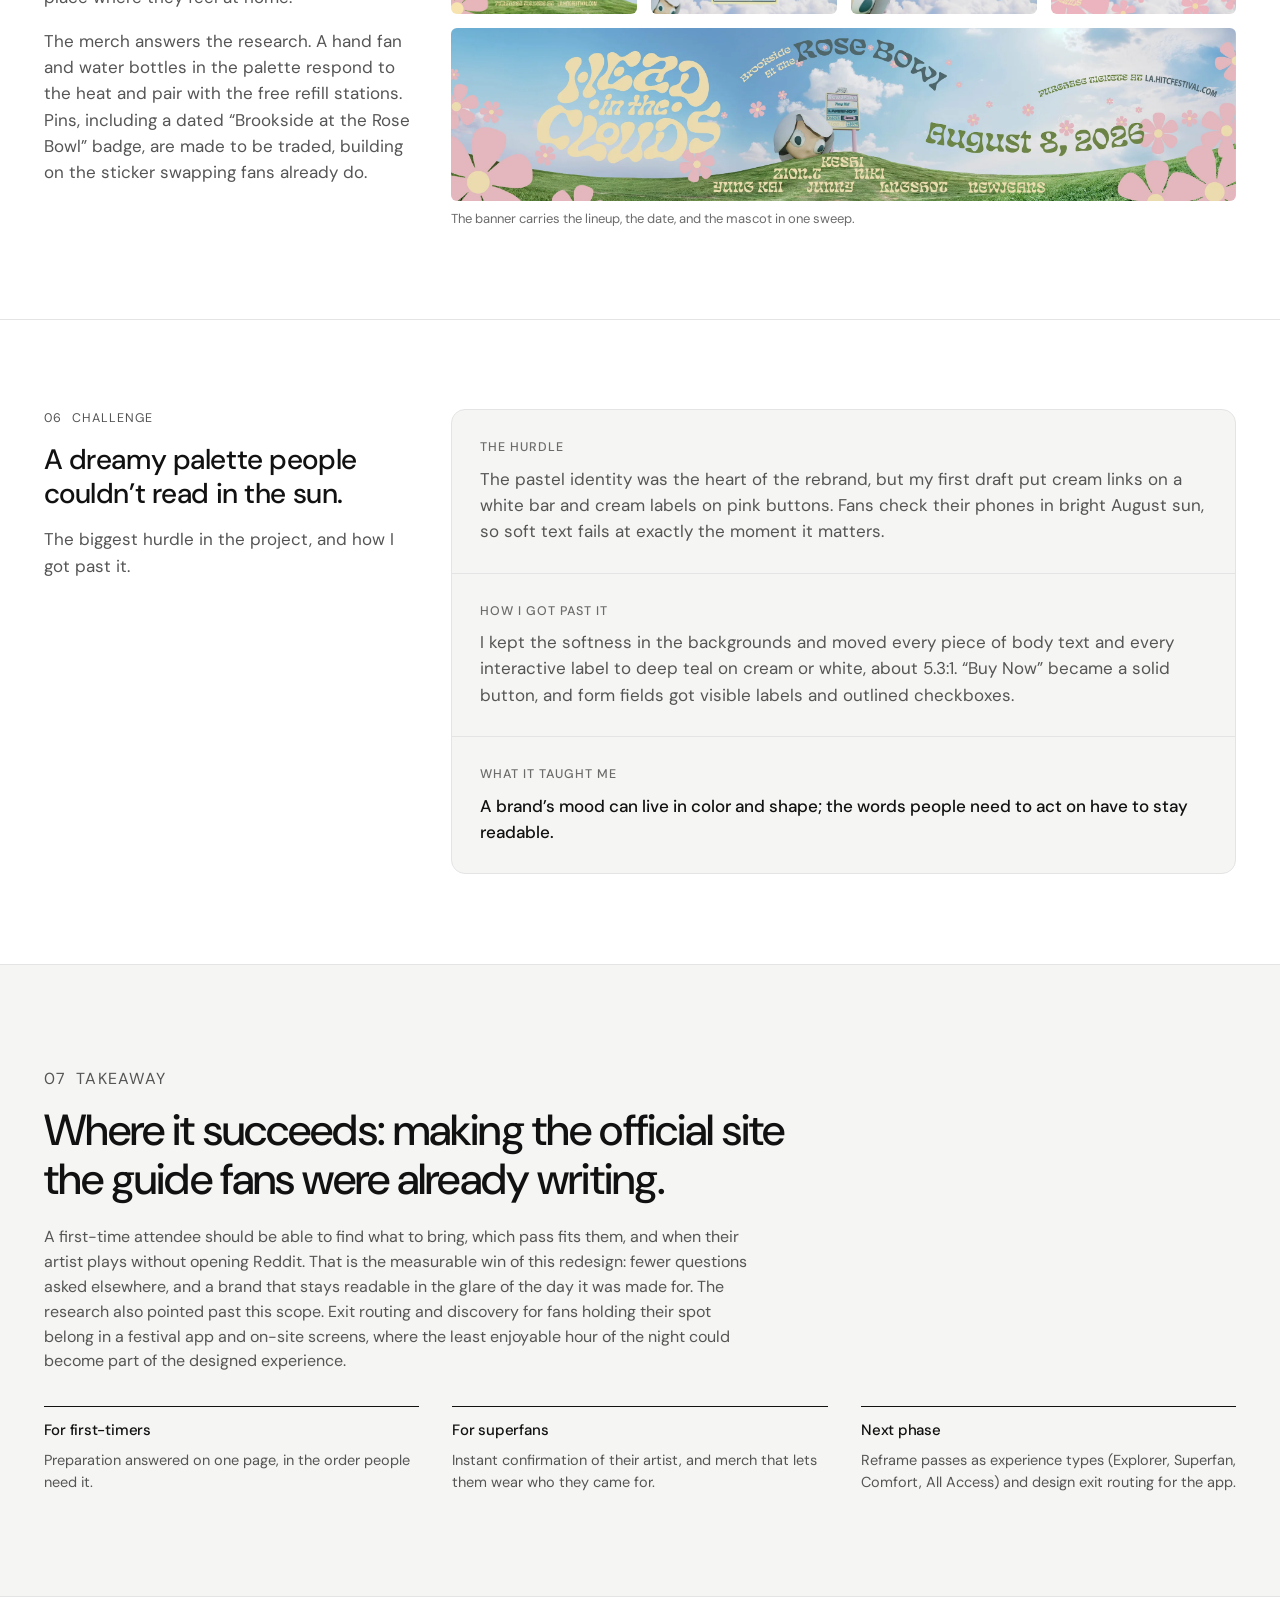
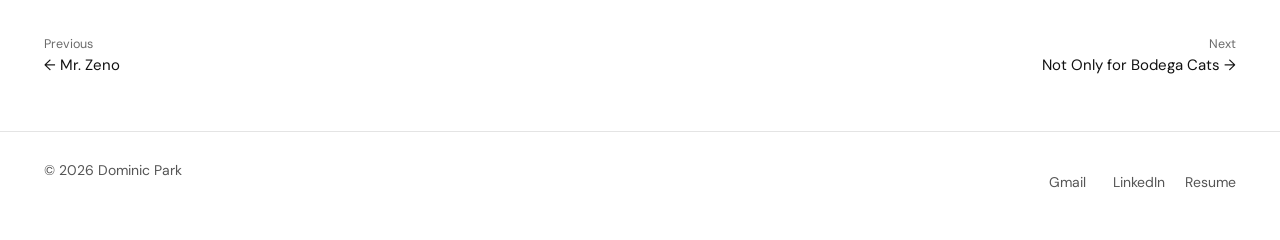
<file: work/head-in-the-clouds.html>
<!doctype html>
<html lang="en">
<head>
  <meta charset="utf-8">
  <meta name="viewport" content="width=device-width, initial-scale=1, viewport-fit=cover">
  <title>Head in the Clouds — Dominic Park</title>
  <meta name="description" content="A research-led rebrand of 88rising's Head in the Clouds festival: identity, website information architecture, accessibility, and merch.">
  <script>/* Collection → theme, set before paint: UX Design = dark, Branding = light. */
  !function(h){var f=h.getAttribute('data-fixed'),p=null,s=null;try{p=new URLSearchParams(location.search).get('view')}catch(e){}if(p!=='ux'&&p!=='branding')p=null;try{s=localStorage.getItem('dp-view')}catch(e){}var v=f||p||s||'ux';try{localStorage.setItem('dp-view',v)}catch(e){}h.setAttribute('data-view',v);h.setAttribute('data-theme',v==='ux'?'dark':'light');var m=document.querySelector('meta[name=theme-color]')||document.head.appendChild(document.createElement('meta'));m.name='theme-color';m.content=v==='ux'?'#0d0d10':'#ffffff'}(document.documentElement)</script>
  <link rel="preconnect" href="https://fonts.googleapis.com">
  <link rel="preconnect" href="https://fonts.gstatic.com" crossorigin>
  <link href="https://fonts.googleapis.com/css2?family=DM+Sans:opsz,wght@9..40,300..600&display=swap" rel="stylesheet">
  <link rel="stylesheet" href="../css/style.css?v=31">
  <style>
    .swatches { display: grid; grid-template-columns: repeat(5, 1fr); gap: 10px; list-style: none; margin: 0; padding: 0; }
    .swatch { border-radius: var(--radius); overflow: hidden; border: 1px solid var(--rule); font-size: 12.5px; }
    .swatch i { display: block; aspect-ratio: 1 / .8; }
    .swatch div { padding: 10px; }
    .swatch b { display: block; font-weight: 500; font-size: 13px; }
    .swatch span { color: var(--ink-3); }
    .compare { display: grid; grid-template-columns: 1fr 1fr; gap: 12px; }
    .compare > div { border-radius: var(--radius); padding: 22px; font-size: 15px; }
    .compare small { display: block; font-size: 12px; margin-top: 10px; }
    @media (max-width: 640px) { .swatches { grid-template-columns: repeat(2, 1fr); } .compare { grid-template-columns: 1fr; } }
  </style>
</head>
<body>
  <a class="skip-link" href="#main">Skip to content</a>

  <header class="site-header">
    <div class="site-header__inner">
      <a class="link" href="../index.html">Dominic Park</a>
      <p class="site-header__center">[Brand Identity, Web UI, Information Architecture]</p>
      <nav class="site-header__right" aria-label="Page">
        <a class="link" href="../index.html"><span class="arrow arrow--l" aria-hidden="true">←</span> Back to Home</a>
      </nav>
    </div>
  </header>

  <main id="main">
    <section class="cs-hero">
      <h1 class="cs-hero__title reveal">Head in the Clouds</h1>
      <p class="cs-hero__lede reveal">A rebrand of 88rising’s music festival that starts with what fans go through before and after the music.</p>
      <figure class="cs-hero__media reveal"><img class="cover" src="../assets/live/hitc-1.webp?v=2" alt="Crowd walking toward a festival entrance arch hung with the pastel Head in the Clouds banner: Brookside at the Rose Bowl, August 8, 2026"></figure>
    </section>

    <dl class="facts reveal">
      <div><dt>Role</dt><dd>Research, identity, web UI, merch</dd></div>
      <div><dt>Duration</dt><dd>2 weeks</dd></div>
      <div><dt>Team</dt><dd>Solo, self-initiated</dd></div>
      <div><dt>Tools</dt><dd>Figma, Cinema 4D, Illustrator, Photoshop</dd></div>
    </dl>

    <nav class="toc" aria-label="On this page"><div class="toc__inner">
      <a class="link" href="#research">Research</a>
      <a class="link" href="#pain">User pain points</a>
      <a class="link" href="#site">The website</a>
      <a class="link" href="#access">Legibility</a>
      <a class="link" href="#identity">Identity &amp; merch</a>
      <a class="link" href="#challenge">Challenge</a>
      <a class="link" href="#takeaway">Takeaway</a>
    </div>
    </nav>

    <section class="chapter" id="research" aria-labelledby="h-research">
      <div class="chapter__text reveal">
        <p class="chapter__label"><span>01</span> Research</p>
        <h2 id="h-research">Not a festival with Asian artists. A community that happens to have a stage.</h2>
        <p>I read two years of festival coverage, attendee reviews, and Reddit threads before drawing anything. The crowd is Gen Z and young millennials, many from the Asian diaspora but far from only; K-pop fans, 88rising loyalists, R&amp;B listeners, and people who came for the outfits and the food. Almost every positive account returned to the same word: <strong>community.</strong></p>
        <p>One sentence became my brief: <strong>“I want the culture I usually consume through my phone to become a physical place.”</strong></p>
      </div>
      <div class="chapter__media">
        <figure class="reveal"><img class="frame" src="../assets/live/hitc-7.webp?v=2" alt="Bus shelter on a city street displaying three Head in the Clouds posters with clouds, pink flowers, and the cloud-headed mascot" loading="lazy" data-zoom></figure>
      </div>
    </section>

    <section class="chapter" id="pain" aria-labelledby="h-pain">
      <div class="chapter__text reveal">
        <p class="chapter__label"><span>02</span> User pain points</p>
        <h2 id="h-pain">The music is never the problem.</h2>
        <p>Mapping the attendee journey revealed two emotional valleys. Before the music: heat, parking, security, and hours spent holding a spot at the barricade. After the music: a crowd funneled through small gates, shuttle lines, and rideshare surges, so the worst part of the night becomes the last memory of it.</p>
        <p>The most telling signal was the pile of fan-written survival guides. When users write their own documentation for your product, <strong>the problem isn’t missing content; it’s information architecture.</strong></p>
      </div>
      <div class="chapter__media">
        <ul class="findings reveal" aria-label="Pain points from research">
          <li><strong>Heat and shade.</strong> 80–90°F afternoons on a golf course with little cover.</li>
          <li><strong>Scattered information.</strong> Fans rely on Reddit for packing, parking, and pass advice.</li>
          <li><strong>Confusing pass tiers.</strong> “Is VIP worth it?” is one of the most repeated questions.</li>
          <li><strong>Fandom versus discovery.</strong> Superfans won’t leave their spot to explore.</li>
          <li><strong>Transactional activations.</strong> Too many lines end in merch rather than play.</li>
          <li><strong>Getting out.</strong> Exits, shuttles, and rideshare waits end the night badly.</li>
        </ul>
      </div>
    </section>

    <section class="chapter chapter--solo" id="site" aria-labelledby="h-site">
      <div class="chapter__text reveal">
        <p class="chapter__label"><span>03</span> Design response: the website</p>
        <h2 id="h-site">Answer the question at the moment it’s asked.</h2>
        <p>I cut the navigation to four destinations, each matching a stage of the fan’s journey: <strong>Lineup</strong> (who’s playing), <strong>Info</strong> (how do I prepare), <strong>Merch</strong> (what can I take home), and <strong>Buy Now</strong> (how do I get in).</p>
        <p>Pick a page below, then scroll inside the screen to see the whole layout.</p>
      </div>
      <div class="chapter__media">
        <div class="siteview reveal">
          <div class="siteview__tabs" role="tablist" aria-label="Website pages"><button class="siteview__tab" role="tab" type="button" id="sv-tab-home" aria-controls="sv-home" aria-selected="true" tabindex="0">Home</button><button class="siteview__tab" role="tab" type="button" id="sv-tab-lineup" aria-controls="sv-lineup" aria-selected="false" tabindex="-1">Lineup</button><button class="siteview__tab" role="tab" type="button" id="sv-tab-buy" aria-controls="sv-buy" aria-selected="false" tabindex="-1">Passes</button><button class="siteview__tab" role="tab" type="button" id="sv-tab-merch" aria-controls="sv-merch" aria-selected="false" tabindex="-1">Merch</button><button class="siteview__tab" role="tab" type="button" id="sv-tab-info" aria-controls="sv-info" aria-selected="false" tabindex="-1">Info</button></div>
          <div class="siteview__panel" role="tabpanel" id="sv-home" aria-labelledby="sv-tab-home">
            <div class="browser">
                <div class="browser__bar" aria-hidden="true"><i></i><i></i><i></i><span>la.hitcfestival.com/</span></div>
                <div class="browser__view browser__view--tall" tabindex="0" role="region" aria-label="Home page, desktop. Scroll to see the full page.">
                  <img src="../assets/hitc/d-home.webp?v=3" alt="Home page: the cloud-headed mascot on a hill beside a lineup billboard, ticket-style pass cards, a newsletter sign-up, more photos, and the 88rising footer, desktop layout" loading="lazy">
                </div>
              </div>
            <p class="siteview__note">The home page leads with the brand world, then goes straight to passes. One scroll answers what this is and how to get in.</p>
          </div>
          <div class="siteview__panel" role="tabpanel" id="sv-lineup" aria-labelledby="sv-tab-lineup" hidden>
            <div class="browser">
                <div class="browser__bar" aria-hidden="true"><i></i><i></i><i></i><span>la.hitcfestival.com/lineup</span></div>
                <div class="browser__view browser__view--tall" tabindex="0" role="region" aria-label="Lineup page, desktop. Scroll to see the full page.">
                  <img src="../assets/hitc/d-lineup.webp?v=3" alt="Lineup page with large photo cards for headliners and a second row of supporting artists, desktop layout" loading="lazy">
                </div>
              </div>
            <p class="siteview__note">Faces, not text. Headliners get larger cards, so a fan knows within seconds whether their artist is playing and how big the slot is.</p>
          </div>
          <div class="siteview__panel" role="tabpanel" id="sv-buy" aria-labelledby="sv-tab-buy" hidden>
            <div class="browser">
                <div class="browser__bar" aria-hidden="true"><i></i><i></i><i></i><span>la.hitcfestival.com/buy</span></div>
                <div class="browser__view browser__view--tall" tabindex="0" role="region" aria-label="Passes page, desktop. Scroll to see the full page.">
                  <img src="../assets/hitc/d-buy.webp?v=3" alt="Pass Types page comparing GA, VIP, and 1999 Club cards side by side with price tiers, desktop layout" loading="lazy">
                </div>
              </div>
            <p class="siteview__note">GA, VIP, and 1999 Club as matching cards: same structure, same order, “no added fees” up front. Comparison becomes a scan, not detective work.</p>
          </div>
          <div class="siteview__panel" role="tabpanel" id="sv-merch" aria-labelledby="sv-tab-merch" hidden>
            <div class="browser">
                <div class="browser__bar" aria-hidden="true"><i></i><i></i><i></i><span>la.hitcfestival.com/merch</span></div>
                <div class="browser__view browser__view--tall" tabindex="0" role="region" aria-label="Merch page, desktop. Scroll to see the full page.">
                  <img src="../assets/hitc/d-merch.webp?v=3" alt="Merch page on a sky background with cloud-backed cards for t-shirts, hats, water bottles, pins, shampoo, and a hand fan, desktop layout" loading="lazy">
                </div>
              </div>
            <p class="siteview__note">Merch designed for the day: a hand fan and palette-colored bottles for the heat, and pins made to be traded.</p>
          </div>
          <div class="siteview__panel" role="tabpanel" id="sv-info" aria-labelledby="sv-tab-info" hidden>
            <div class="browser">
                <div class="browser__bar" aria-hidden="true"><i></i><i></i><i></i><span>la.hitcfestival.com/info</span></div>
                <div class="browser__view browser__view--tall" tabindex="0" role="region" aria-label="Info page, desktop. Scroll to see the full page.">
                  <img src="../assets/hitc/d-info.webp?v=3" alt="Festival Info page with key facts at the top and three color-coded numbered sections: Event Info, Cashless Event, What Can I Bring, desktop layout" loading="lazy">
                </div>
              </div>
            <p class="siteview__note">Built around the questions fans actually ask. Date, venue, gate and curfew times come first; each section gets a numbered badge and its own color so a first-timer can scan.</p>
          </div>
        </div>
      </div>
    </section>

    <section class="chapter" id="access" aria-labelledby="h-access">
      <div class="chapter__text reveal">
        <p class="chapter__label"><span>04</span> Legibility and accessibility</p>
        <h2 id="h-access">Softness belongs in the background, not the text.</h2>
        <p>My first draft had cream links on a white bar, white placeholders on light blue, and cream labels on pink buttons. It looked dreamy and it was hard to read, which matters at an outdoor festival where people check their phones in bright August sun.</p>
        <p>I moved every piece of body text and every interactive label to deep teal on cream or white, turned “Buy Now” into a solid button, and gave form fields visible labels and outlined checkboxes. The palette itself came from the venue: the Pasadena sky, late-afternoon light, the flower motif, and Brookside’s grass.</p>
      </div>
      <div class="chapter__media">
        <div class="compare reveal">
          <div style="background:#fff;border:1px solid var(--rule);color:#FFF4D0"><span style="color:#FFF4D0">Lineup · Info · Merch</span><small style="color:#555">First draft: cream on white, 1.1 : 1</small></div>
          <div style="background:#FFF4D0;color:#2A6E78">Lineup · Info · Merch<small style="color:#2A6E78">Revised: deep teal on cream, 5.3 : 1</small></div>
        </div>
        <ul class="swatches reveal" aria-label="Color palette">
          <li class="swatch"><i style="background:#AED8E9"></i><div><b>Sky Blue</b><span>#AED8E9 · background</span></div></li>
          <li class="swatch"><i style="background:#FFF4D0"></i><div><b>Cream</b><span>#FFF4D0 · surfaces</span></div></li>
          <li class="swatch"><i style="background:#DCBBC8"></i><div><b>Dusty Pink</b><span>#DCBBC8 · flowers</span></div></li>
          <li class="swatch"><i style="background:#A0B780"></i><div><b>Sage</b><span>#A0B780 · the hill</span></div></li>
          <li class="swatch"><i style="background:#2A6E78"></i><div><b>Deep Teal</b><span>#2A6E78 · all text</span></div></li>
        </ul>
      </div>
    </section>

    <section class="chapter" id="identity" aria-labelledby="h-identity">
      <div class="chapter__text reveal">
        <p class="chapter__label"><span>05</span> Identity and merch</p>
        <h2 id="h-identity">Merch designed for the day, not just the souvenir.</h2>
        <p>A cloud-headed mascot and a pink flower motif run through every touchpoint, so the brand reads as a small world rather than a logo. Pastels signal calm and youth for an audience that describes the festival as a place where they feel at home.</p>
        <p>The merch answers the research. A hand fan and water bottles in the palette respond to the heat and pair with the free refill stations. Pins, including a dated “Brookside at the Rose Bowl” badge, are made to be traded, building on the sticker swapping fans already do.</p>
      </div>
      <div class="chapter__media">
        <div class="grid-4 reveal">
          <img class="frame" src="../assets/live/hitc-3.webp?v=2" alt="Poster: Head in the Clouds, Rose Bowl, August 8 2026, with lineup sign and mascot" loading="lazy" data-zoom>
          <img class="frame" src="../assets/live/hitc-4.webp?v=2" alt="Poster variant with clouds and a Rose Bowl lineup sign" loading="lazy" data-zoom>
          <img class="frame" src="../assets/live/hitc-5.webp?v=2" alt="Poster variant with the logo above the lineup sign" loading="lazy" data-zoom>
          <img class="frame" src="../assets/live/hitc-6.webp?v=2" alt="Poster variant with the mascot peeking in from the top corner" loading="lazy" data-zoom>
        </div>
        <figure class="reveal"><img class="frame" src="../assets/live/hitc-2.webp?v=2" alt="Wide festival banner: Head in the Clouds, Brookside at the Rose Bowl, August 8, 2026, with the lineup on a green hill" loading="lazy" data-zoom><figcaption>The banner carries the lineup, the date, and the mascot in one sweep.</figcaption></figure>
      </div>
    </section>

    <section class="chapter" id="challenge" aria-labelledby="h-challenge">
      <div class="chapter__text reveal">
        <p class="chapter__label"><span>06</span> Challenge</p>
        <h2 id="h-challenge">A dreamy palette people couldn’t read in the sun.</h2>
        <p>The biggest hurdle in the project, and how I got past it.</p>
      </div>
      <div class="chapter__media">
        <div class="challenge reveal">
          <div><h3>The hurdle</h3><p>The pastel identity was the heart of the rebrand, but my first draft put cream links on a white bar and cream labels on pink buttons. Fans check their phones in bright August sun, so soft text fails at exactly the moment it matters.</p></div>
          <div><h3>How I got past it</h3><p>I kept the softness in the backgrounds and moved every piece of body text and every interactive label to deep teal on cream or white, about 5.3:1. “Buy Now” became a solid button, and form fields got visible labels and outlined checkboxes.</p></div>
          <div><h3>What it taught me</h3><p>A brand’s mood can live in color and shape; the words people need to act on have to stay readable.</p></div>
        </div>
      </div>
    </section>

    <section class="takeaway" id="takeaway" aria-labelledby="h-take"><div class="takeaway__inner">
      <p class="chapter__label"><span>07</span> Takeaway</p>
      <h2 id="h-take" class="reveal">Where it succeeds: making the official site the guide fans were already writing.</h2>
      <p class="reveal">A first-time attendee should be able to find what to bring, which pass fits them, and when their artist plays without opening Reddit. That is the measurable win of this redesign: fewer questions asked elsewhere, and a brand that stays readable in the glare of the day it was made for. The research also pointed past this scope. Exit routing and discovery for fans holding their spot belong in a festival app and on-site screens, where the least enjoyable hour of the night could become part of the designed experience.</p>
      <div class="impact">
        <div class="reveal"><h3>For first-timers</h3><p>Preparation answered on one page, in the order people need it.</p></div>
        <div class="reveal"><h3>For superfans</h3><p>Instant confirmation of their artist, and merch that lets them wear who they came for.</p></div>
        <div class="reveal"><h3>Next phase</h3><p>Reframe passes as experience types (Explorer, Superfan, Comfort, All Access) and design exit routing for the app.</p></div>
      </div>
    </div>
    </section>

    <nav class="pager" aria-label="Project navigation">
      <a href="mr-zeno.html"><small>Previous</small><span class="arrow arrow--l" aria-hidden="true">←</span> Mr. Zeno</a>
      <a class="pager__next" href="bodega-cats.html"><small>Next</small>Not Only for Bodega Cats <span class="arrow arrow--r" aria-hidden="true">→</span></a>
    </nav>
  </main>

  <footer class="site-footer">
    <div class="site-footer__inner">
    <span>© <span data-year>2026</span> Dominic Park</span>
    <nav aria-label="Contact">
      <a class="link" href="mailto:dominic.park.j@gmail.com">Gmail</a>
      <a class="link" href="https://www.linkedin.com/in/dominic-park-b2a814282/" target="_blank" rel="noopener">LinkedIn<span class="sr-only"> (opens in a new tab)</span></a>
      <a class="link" href="../Dominic-Park-Resume.pdf?v=2" target="_blank" rel="noopener">Resume<span class="sr-only"> (PDF, opens in a new tab)</span></a>
    </nav>
    </div>
  </footer>
  <script src="../js/main.js?v=31"></script>
  <script src="../js/assistant-kb.js?v=31"></script>
  <script src="../js/assistant-index.js?v=31"></script>
  <script src="../js/assistant.js?v=31"></script>
</body>
</html>
</file>
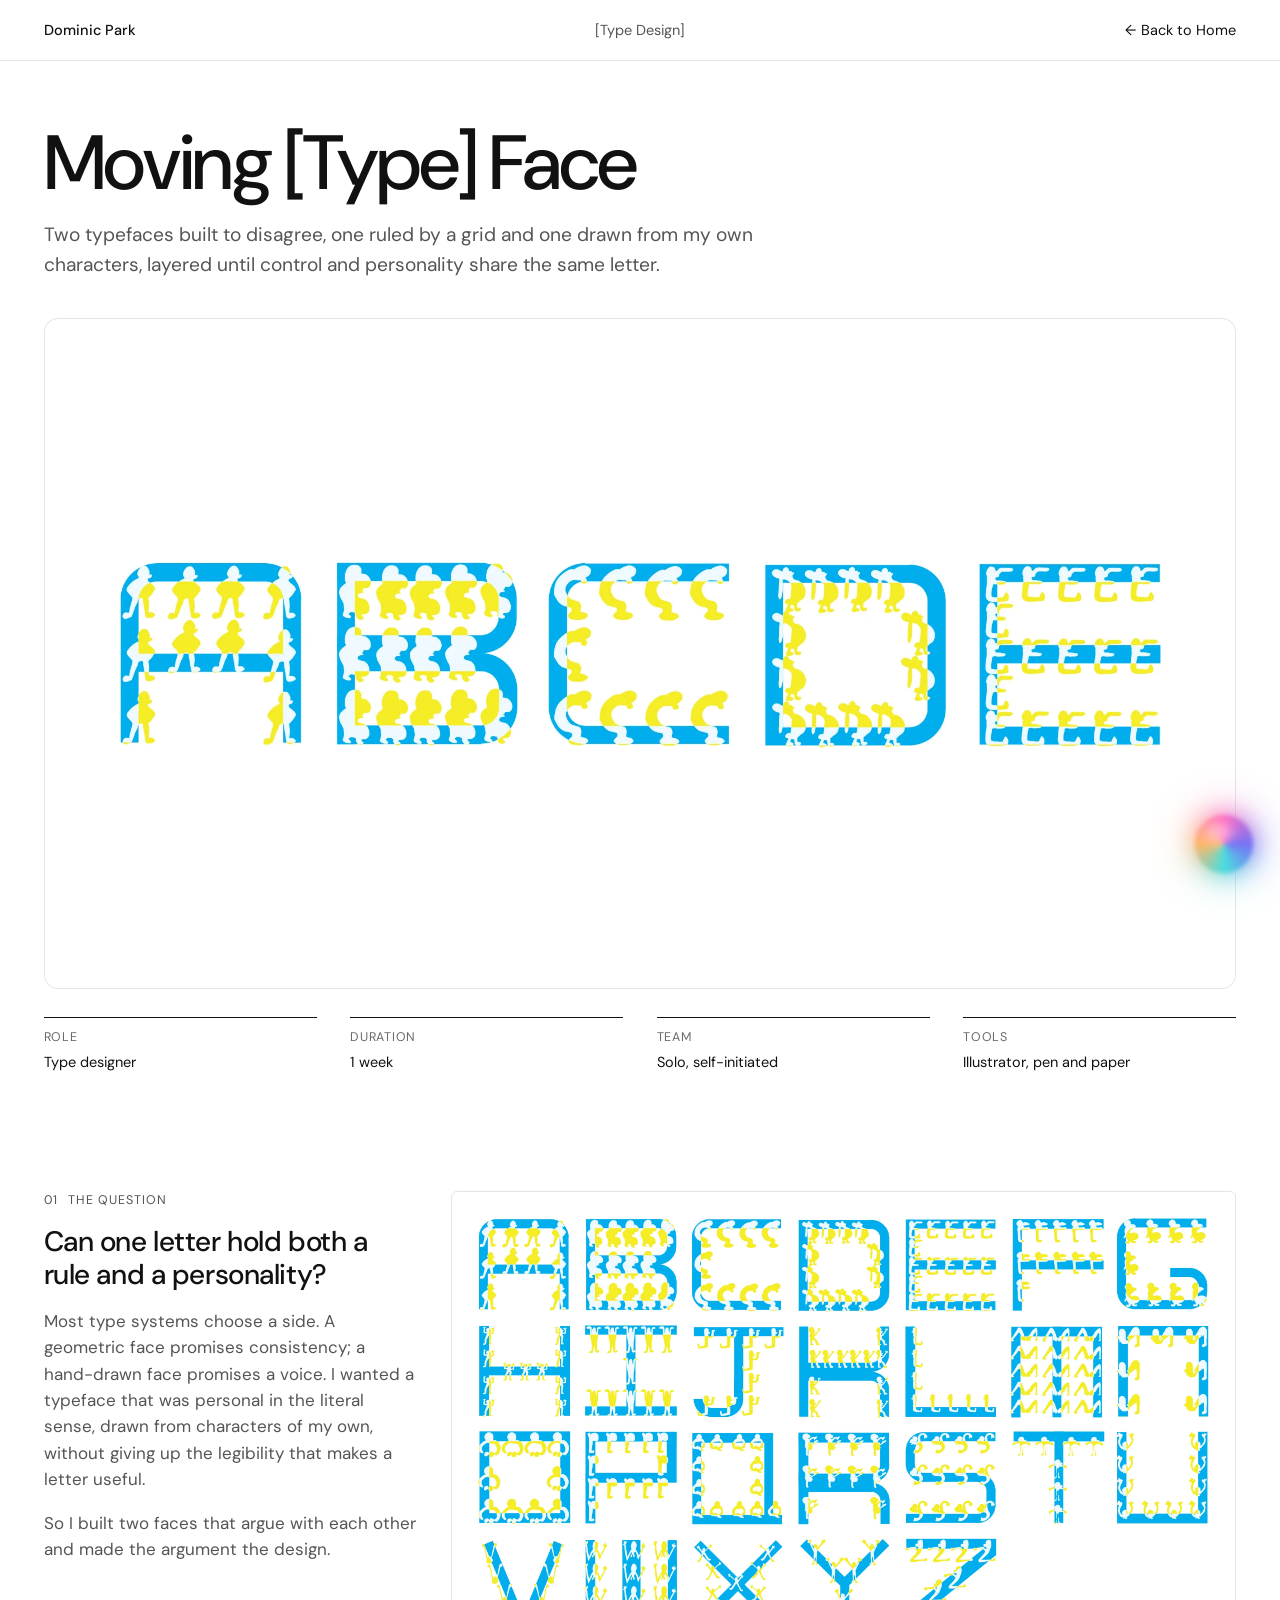
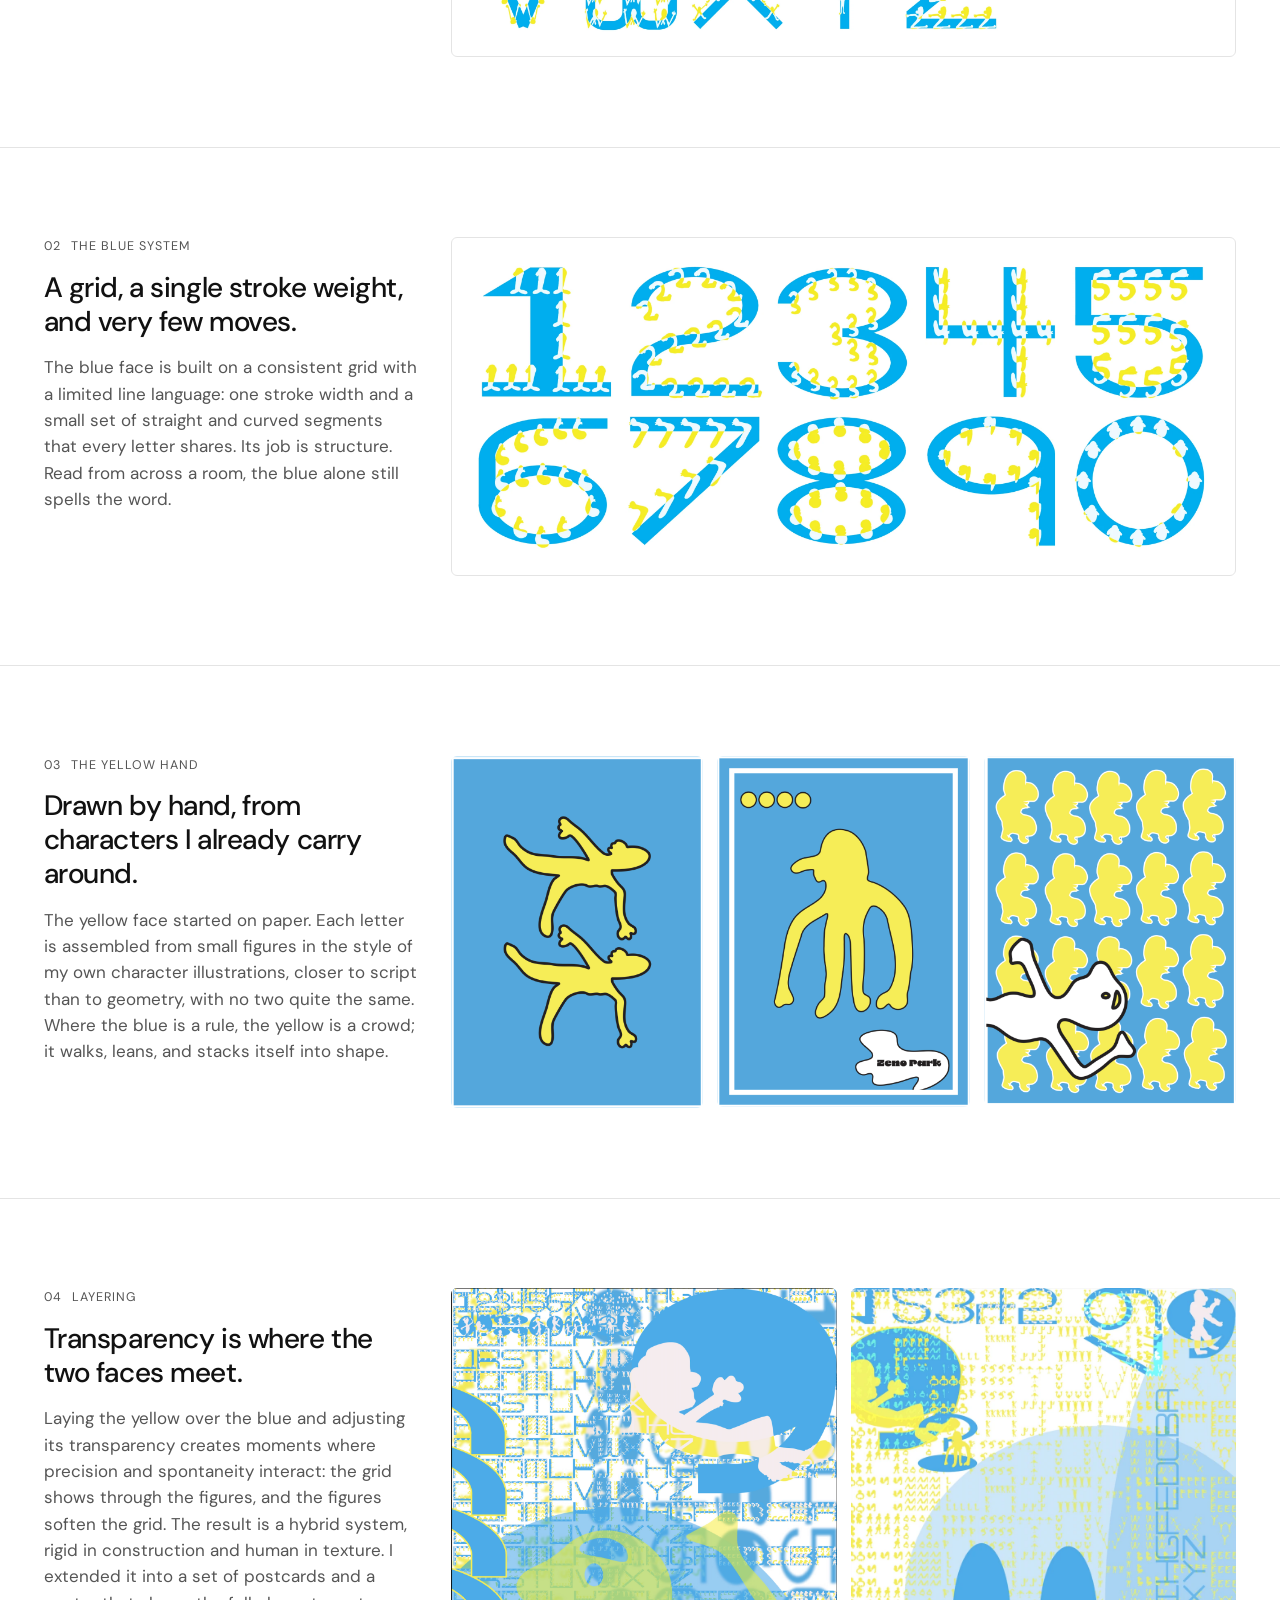
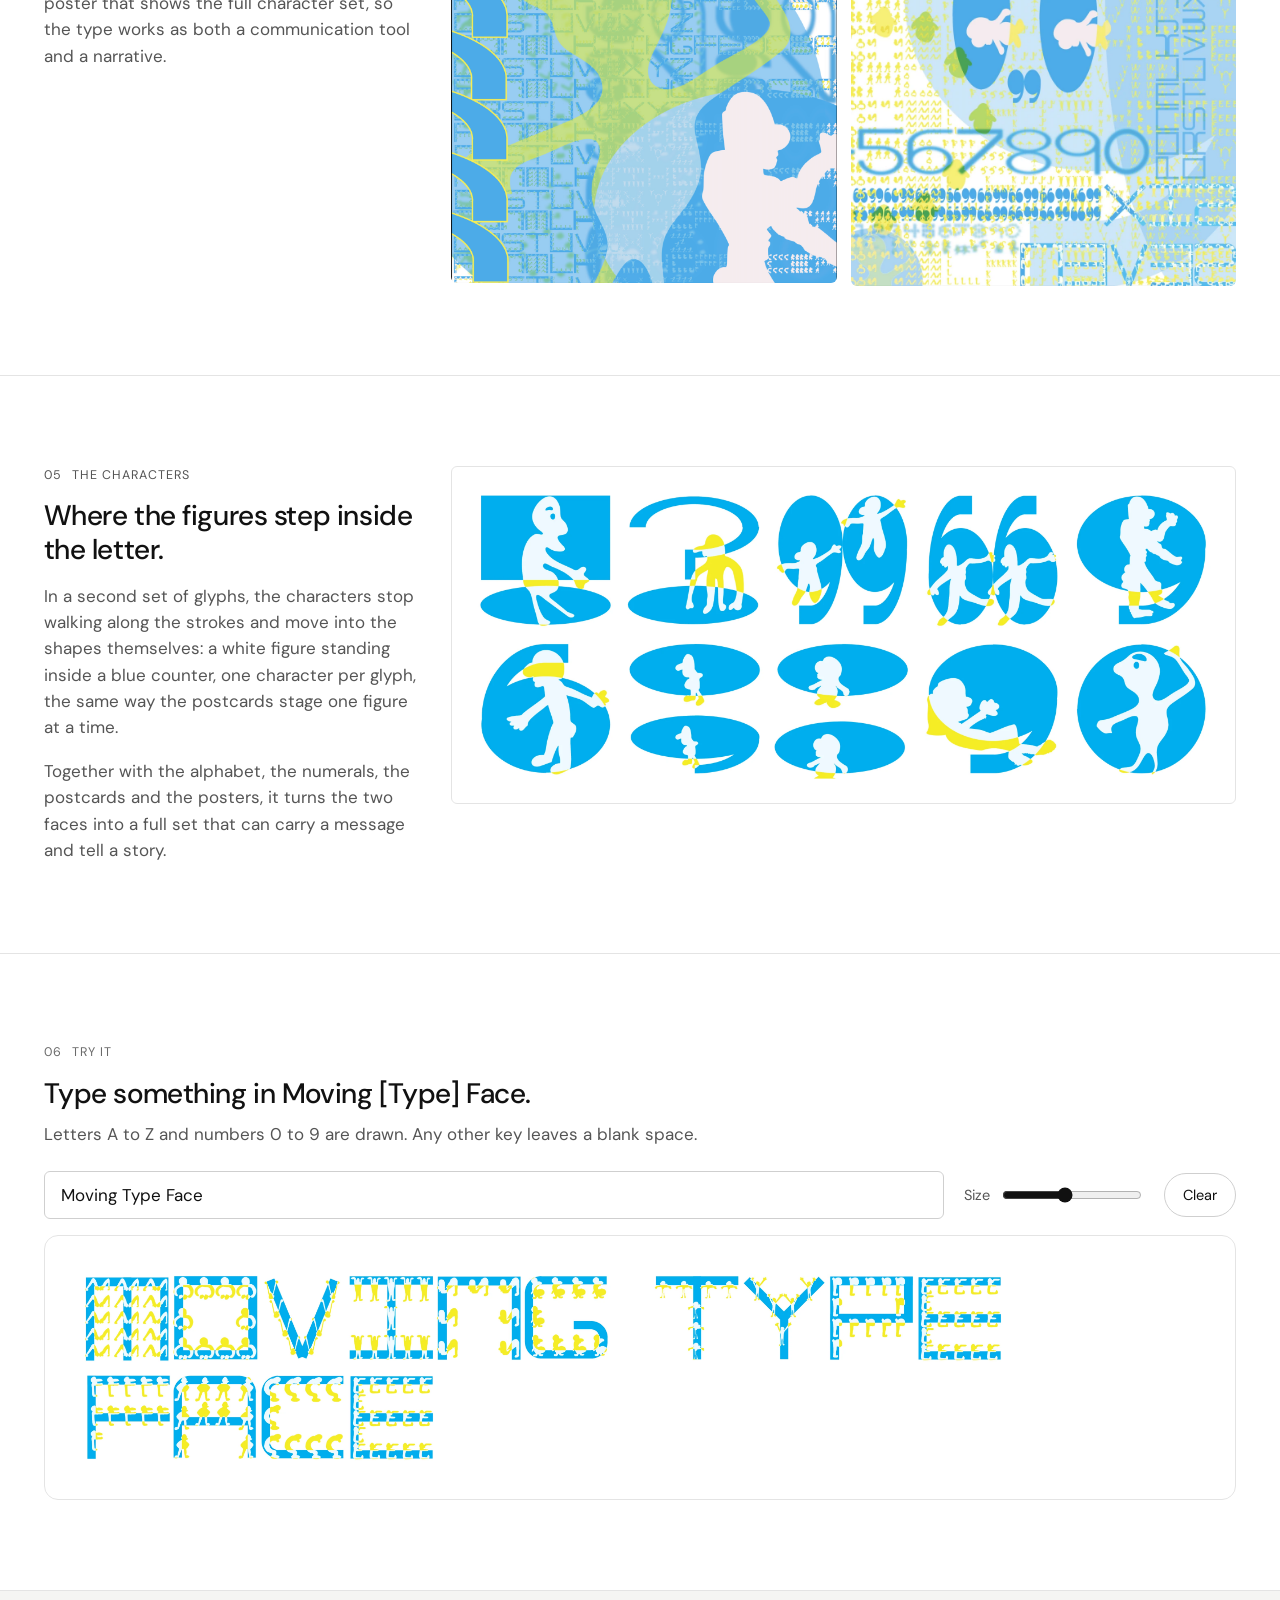
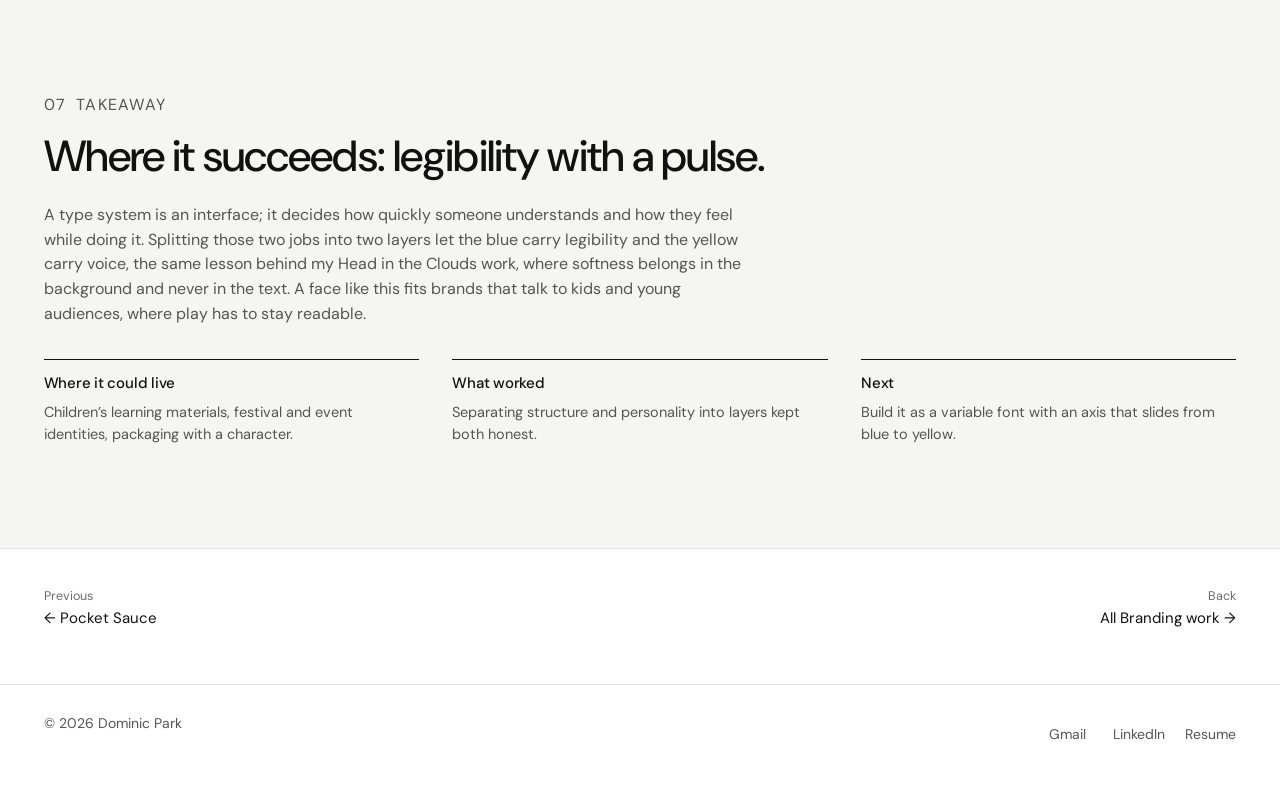
<file: work/moving-type-face.html>
<!doctype html>
<html lang="en" data-fixed="branding">
<head>
  <meta charset="utf-8">
  <meta name="viewport" content="width=device-width, initial-scale=1, viewport-fit=cover">
  <title>Moving [Type] Face — Dominic Park</title>
  <meta name="description" content="A hybrid type system: a ruled blue typeface and a hand-drawn yellow typeface built from personal characters, layered into postcards and a poster.">
  <script>/* Collection → theme, set before paint: UX Design = dark, Branding = light. */
  !function(h){var f=h.getAttribute('data-fixed'),p=null,s=null;try{p=new URLSearchParams(location.search).get('view')}catch(e){}if(p!=='ux'&&p!=='branding')p=null;try{s=localStorage.getItem('dp-view')}catch(e){}var v=f||p||s||'ux';try{localStorage.setItem('dp-view',v)}catch(e){}h.setAttribute('data-view',v);h.setAttribute('data-theme',v==='ux'?'dark':'light');var m=document.querySelector('meta[name=theme-color]')||document.head.appendChild(document.createElement('meta'));m.name='theme-color';m.content=v==='ux'?'#0d0d10':'#ffffff'}(document.documentElement)</script>
  <link rel="preconnect" href="https://fonts.googleapis.com">
  <link rel="preconnect" href="https://fonts.gstatic.com" crossorigin>
  <link href="https://fonts.googleapis.com/css2?family=DM+Sans:opsz,wght@9..40,300..600&display=swap" rel="stylesheet">
  <link rel="stylesheet" href="../css/style.css?v=31">
  <style>
    .glyphs { display: grid; grid-template-columns: repeat(5, 1fr); gap: clamp(8px, 1.4vw, 18px); background: #fff; padding: clamp(12px, 2vw, 24px); border-radius: var(--radius); border: 1px solid var(--rule); }
    .glyphs img { transition: transform 500ms var(--ease); }
    .glyphs img:hover { transform: scale(1.06) rotate(-2deg); }
    @media (max-width: 640px) { .glyphs { grid-template-columns: repeat(3, 1fr); } }
  </style>
</head>
<body>
  <a class="skip-link" href="#main">Skip to content</a>

  <header class="site-header">
    <div class="site-header__inner">
      <a class="link" href="../index.html">Dominic Park</a>
      <p class="site-header__center">[Type Design]</p>
      <nav class="site-header__right" aria-label="Page">
        <a class="link" href="../index.html"><span class="arrow arrow--l" aria-hidden="true">←</span> Back to Home</a>
      </nav>
    </div>
  </header>

  <main id="main">
    <section class="cs-hero">
      <h1 class="cs-hero__title reveal">Moving [Type] Face</h1>
      <p class="cs-hero__lede reveal">Two typefaces built to disagree, one ruled by a grid and one drawn from my own characters, layered until control and personality share the same letter.</p>
      <figure class="cs-hero__media cs-hero__media--stage reveal">
        <div class="stage stage--type">
          <div class="glyph-row">
            <img src="../assets/type/letter-a.webp" width="344" height="344" alt="Letter A: blue grid strokes filled with small yellow figures">
            <img src="../assets/type/letter-b.webp" width="344" height="344" alt="Letter B">
            <img src="../assets/type/letter-c.webp" width="344" height="344" alt="Letter C">
            <img src="../assets/type/letter-d.webp" width="344" height="344" alt="Letter D">
            <img src="../assets/type/letter-e.webp" width="344" height="344" alt="Letter E">
          </div>
        </div>
      </figure>
    </section>

    <dl class="facts reveal">
      <div><dt>Role</dt><dd>Type designer</dd></div>
      <div><dt>Duration</dt><dd>1 week</dd></div>
      <div><dt>Team</dt><dd>Solo, self-initiated</dd></div>
      <div><dt>Tools</dt><dd>Illustrator, pen and paper</dd></div>
    </dl>

    <section class="chapter" id="question" aria-labelledby="h-idea">
      <div class="chapter__text reveal">
        <p class="chapter__label"><span>01</span> The question</p>
        <h2 id="h-idea">Can one letter hold both a rule and a personality?</h2>
        <p>Most type systems choose a side. A geometric face promises consistency; a hand-drawn face promises a voice. I wanted a typeface that was personal in the literal sense, drawn from characters of my own, without giving up the legibility that makes a letter useful.</p>
        <p>So I built two faces that argue with each other and made the argument the design.</p>
      </div>
      <div class="chapter__media">
        <div class="type-set type-set--7 reveal" role="img" aria-label="The full alphabet, A to Z: blue grid letters carrying small yellow figures"><img src="../assets/type/letter-a.webp" alt="A" width="344" height="344" loading="lazy"><img src="../assets/type/letter-b.webp" alt="B" width="344" height="344" loading="lazy"><img src="../assets/type/letter-c.webp" alt="C" width="344" height="344" loading="lazy"><img src="../assets/type/letter-d.webp" alt="D" width="344" height="344" loading="lazy"><img src="../assets/type/letter-e.webp" alt="E" width="344" height="344" loading="lazy"><img src="../assets/type/letter-f.webp" alt="F" width="344" height="344" loading="lazy"><img src="../assets/type/letter-g.webp" alt="G" width="344" height="344" loading="lazy"><img src="../assets/type/letter-h.webp" alt="H" width="344" height="344" loading="lazy"><img src="../assets/type/letter-i.webp" alt="I" width="344" height="344" loading="lazy"><img src="../assets/type/letter-j.webp" alt="J" width="344" height="344" loading="lazy"><img src="../assets/type/letter-k.webp" alt="K" width="344" height="344" loading="lazy"><img src="../assets/type/letter-l.webp" alt="L" width="344" height="344" loading="lazy"><img src="../assets/type/letter-m.webp" alt="M" width="344" height="344" loading="lazy"><img src="../assets/type/letter-n.webp" alt="N" width="344" height="344" loading="lazy"><img src="../assets/type/letter-o.webp" alt="O" width="344" height="344" loading="lazy"><img src="../assets/type/letter-p.webp" alt="P" width="344" height="344" loading="lazy"><img src="../assets/type/letter-q.webp" alt="Q" width="344" height="344" loading="lazy"><img src="../assets/type/letter-r.webp" alt="R" width="344" height="344" loading="lazy"><img src="../assets/type/letter-s.webp" alt="S" width="344" height="344" loading="lazy"><img src="../assets/type/letter-t.webp" alt="T" width="344" height="344" loading="lazy"><img src="../assets/type/letter-u.webp" alt="U" width="344" height="344" loading="lazy"><img src="../assets/type/letter-v.webp" alt="V" width="344" height="344" loading="lazy"><img src="../assets/type/letter-w.webp" alt="W" width="344" height="344" loading="lazy"><img src="../assets/type/letter-x.webp" alt="X" width="344" height="344" loading="lazy"><img src="../assets/type/letter-y.webp" alt="Y" width="344" height="344" loading="lazy"><img src="../assets/type/letter-z.webp" alt="Z" width="344" height="344" loading="lazy"></div>
      </div>
    </section>

    <section class="chapter" id="blue" aria-labelledby="h-blue">
      <div class="chapter__text reveal">
        <p class="chapter__label"><span>02</span> The blue system</p>
        <h2 id="h-blue">A grid, a single stroke weight, and very few moves.</h2>
        <p>The blue face is built on a consistent grid with a limited line language: one stroke width and a small set of straight and curved segments that every letter shares. Its job is structure. Read from across a room, the blue alone still spells the word.</p>
      </div>
      <div class="chapter__media">
        <div class="type-set type-set--5 reveal" role="img" aria-label="Numerals 1 through 0 in the blue system, with yellow figures along the strokes"><img src="../assets/type/numeral-1.webp" alt="1" width="488" height="488" loading="lazy"><img src="../assets/type/numeral-2.webp" alt="2" width="488" height="488" loading="lazy"><img src="../assets/type/numeral-3.webp" alt="3" width="488" height="488" loading="lazy"><img src="../assets/type/numeral-4.webp" alt="4" width="488" height="488" loading="lazy"><img src="../assets/type/numeral-5.webp" alt="5" width="488" height="488" loading="lazy"><img src="../assets/type/numeral-6.webp" alt="6" width="488" height="488" loading="lazy"><img src="../assets/type/numeral-7.webp" alt="7" width="488" height="488" loading="lazy"><img src="../assets/type/numeral-8.webp" alt="8" width="488" height="488" loading="lazy"><img src="../assets/type/numeral-9.webp" alt="9" width="488" height="488" loading="lazy"><img src="../assets/type/numeral-0.webp" alt="0" width="488" height="488" loading="lazy"></div>
      </div>
    </section>

    <section class="chapter" id="yellow" aria-labelledby="h-yellow">
      <div class="chapter__text reveal">
        <p class="chapter__label"><span>03</span> The yellow hand</p>
        <h2 id="h-yellow">Drawn by hand, from characters I already carry around.</h2>
        <p>The yellow face started on paper. Each letter is assembled from small figures in the style of my own character illustrations, closer to script than to geometry, with no two quite the same. Where the blue is a rule, the yellow is a crowd; it walks, leans, and stacks itself into shape.</p>
      </div>
      <div class="chapter__media">
        <div class="grid-3 reveal">
          <img class="frame" src="../assets/live/type-11.webp" alt="Postcard: two yellow figures tumbling on a blue field" loading="lazy" data-zoom>
          <img class="frame" src="../assets/live/type-12.webp" alt="Postcard: a single yellow figure with long arms on blue, signed Zeno Park" loading="lazy" data-zoom>
          <img class="frame" src="../assets/live/type-13.webp" alt="Postcard: rows of yellow figures with one large white figure lying across them" loading="lazy" data-zoom>
        </div>
      </div>
    </section>

    <section class="chapter" id="layering" aria-labelledby="h-layer">
      <div class="chapter__text reveal">
        <p class="chapter__label"><span>04</span> Layering</p>
        <h2 id="h-layer">Transparency is where the two faces meet.</h2>
        <p>Laying the yellow over the blue and adjusting its transparency creates moments where precision and spontaneity interact: the grid shows through the figures, and the figures soften the grid. The result is a hybrid system, rigid in construction and human in texture. I extended it into a set of postcards and a poster that shows the full character set, so the type works as both a communication tool and a narrative.</p>
      </div>
      <div class="chapter__media">
        <div class="grid-2 reveal"><img class="frame" src="../assets/live/type-10.webp" alt="Poster layering blue letterforms, yellow-green figures, and white silhouettes over a pale blue ground" width="631" height="972" loading="lazy" data-zoom><img class="frame" src="../assets/type/poster-2.webp" alt="Poster with blue arches and letters behind a large white character, a green figure, and a blue character in a yellow hat" width="942" height="1458" loading="lazy" data-zoom></div>
      </div>
    </section>

    <section class="chapter" id="characters" aria-labelledby="h-figures">
      <div class="chapter__text reveal">
        <p class="chapter__label"><span>05</span> The characters</p>
        <h2 id="h-figures">Where the figures step inside the letter.</h2>
        <p>In a second set of glyphs, the characters stop walking along the strokes and move into the shapes themselves: a white figure standing inside a blue counter, one character per glyph, the same way the postcards stage one figure at a time.</p>
        <p>Together with the alphabet, the numerals, the postcards and the posters, it turns the two faces into a full set that can carry a message and tell a story.</p>
      </div>
      <div class="chapter__media">
        <div class="type-set type-set--5 reveal" role="img" aria-label="Ten blue glyphs, each with a white character figure standing inside its shape"><img src="../assets/type/figure-01.webp" alt="" width="488" height="488" loading="lazy"><img src="../assets/type/figure-02.webp" alt="" width="488" height="488" loading="lazy"><img src="../assets/type/figure-03.webp" alt="" width="488" height="488" loading="lazy"><img src="../assets/type/figure-04.webp" alt="" width="488" height="488" loading="lazy"><img src="../assets/type/figure-05.webp" alt="" width="488" height="488" loading="lazy"><img src="../assets/type/figure-06.webp" alt="" width="488" height="488" loading="lazy"><img src="../assets/type/figure-07.webp" alt="" width="488" height="488" loading="lazy"><img src="../assets/type/figure-08.webp" alt="" width="488" height="488" loading="lazy"><img src="../assets/type/figure-09.webp" alt="" width="488" height="488" loading="lazy"><img src="../assets/type/figure-10.webp" alt="" width="488" height="488" loading="lazy"></div>
      </div>
    </section>
    <section class="tester" id="try" aria-labelledby="h-try">
      <div class="tester__inner">
        <p class="chapter__label"><span>06</span> Try it</p>
        <h2 id="h-try" class="reveal">Type something in Moving [Type] Face.</h2>
        <p class="tester__note reveal">Letters A to Z and numbers 0 to 9 are drawn. Any other key leaves a blank space.</p>
        <div class="tester__controls reveal">
          <label class="sr-only" for="tt-input">Text to set in Moving [Type] Face</label>
          <input id="tt-input" class="tester__input" type="text" value="Moving Type Face" maxlength="80" autocomplete="off" autocapitalize="characters" spellcheck="false">
          <label class="tester__size">Size <input id="tt-size" type="range" min="32" max="160" value="88"></label>
          <button id="tt-clear" class="tester__btn" type="button">Clear</button>
        </div>
        <div id="tt-out" class="tester__stage reveal" role="img" aria-label="Moving Type Face"></div>
      </div>
    </section>
    <section class="takeaway" id="takeaway" aria-labelledby="h-take"><div class="takeaway__inner">
      <p class="chapter__label"><span>07</span> Takeaway</p>
      <h2 id="h-take" class="reveal">Where it succeeds: legibility with a pulse.</h2>
      <p class="reveal">A type system is an interface; it decides how quickly someone understands and how they feel while doing it. Splitting those two jobs into two layers let the blue carry legibility and the yellow carry voice, the same lesson behind my Head in the Clouds work, where softness belongs in the background and never in the text. A face like this fits brands that talk to kids and young audiences, where play has to stay readable.</p>
      <div class="impact">
        <div class="reveal"><h3>Where it could live</h3><p>Children’s learning materials, festival and event identities, packaging with a character.</p></div>
        <div class="reveal"><h3>What worked</h3><p>Separating structure and personality into layers kept both honest.</p></div>
        <div class="reveal"><h3>Next</h3><p>Build it as a variable font with an axis that slides from blue to yellow.</p></div>
      </div>
    </div>
    </section>

    <nav class="pager" aria-label="Project navigation">
      <a href="pocket-sauce.html"><small>Previous</small><span class="arrow arrow--l" aria-hidden="true">←</span> Pocket Sauce</a>
      <a class="pager__next" href="../index.html?view=branding"><small>Back</small>All Branding work <span class="arrow arrow--r" aria-hidden="true">→</span></a>
    </nav>
  </main>

  <footer class="site-footer">
    <div class="site-footer__inner">
    <span>© <span data-year>2026</span> Dominic Park</span>
    <nav aria-label="Contact">
      <a class="link" href="mailto:dominic.park.j@gmail.com">Gmail</a>
      <a class="link" href="https://www.linkedin.com/in/dominic-park-b2a814282/" target="_blank" rel="noopener">LinkedIn<span class="sr-only"> (opens in a new tab)</span></a>
      <a class="link" href="../Dominic-Park-Resume.pdf?v=2" target="_blank" rel="noopener">Resume<span class="sr-only"> (PDF, opens in a new tab)</span></a>
    </nav>
    </div>
  </footer>
  <script src="../js/main.js?v=31"></script>
  <script src="../js/type-tester.js?v=31"></script>
  <script src="../js/assistant-kb.js?v=31"></script>
  <script src="../js/assistant-index.js?v=31"></script>
  <script src="../js/assistant.js?v=31"></script>
</body>
</html>
</file>
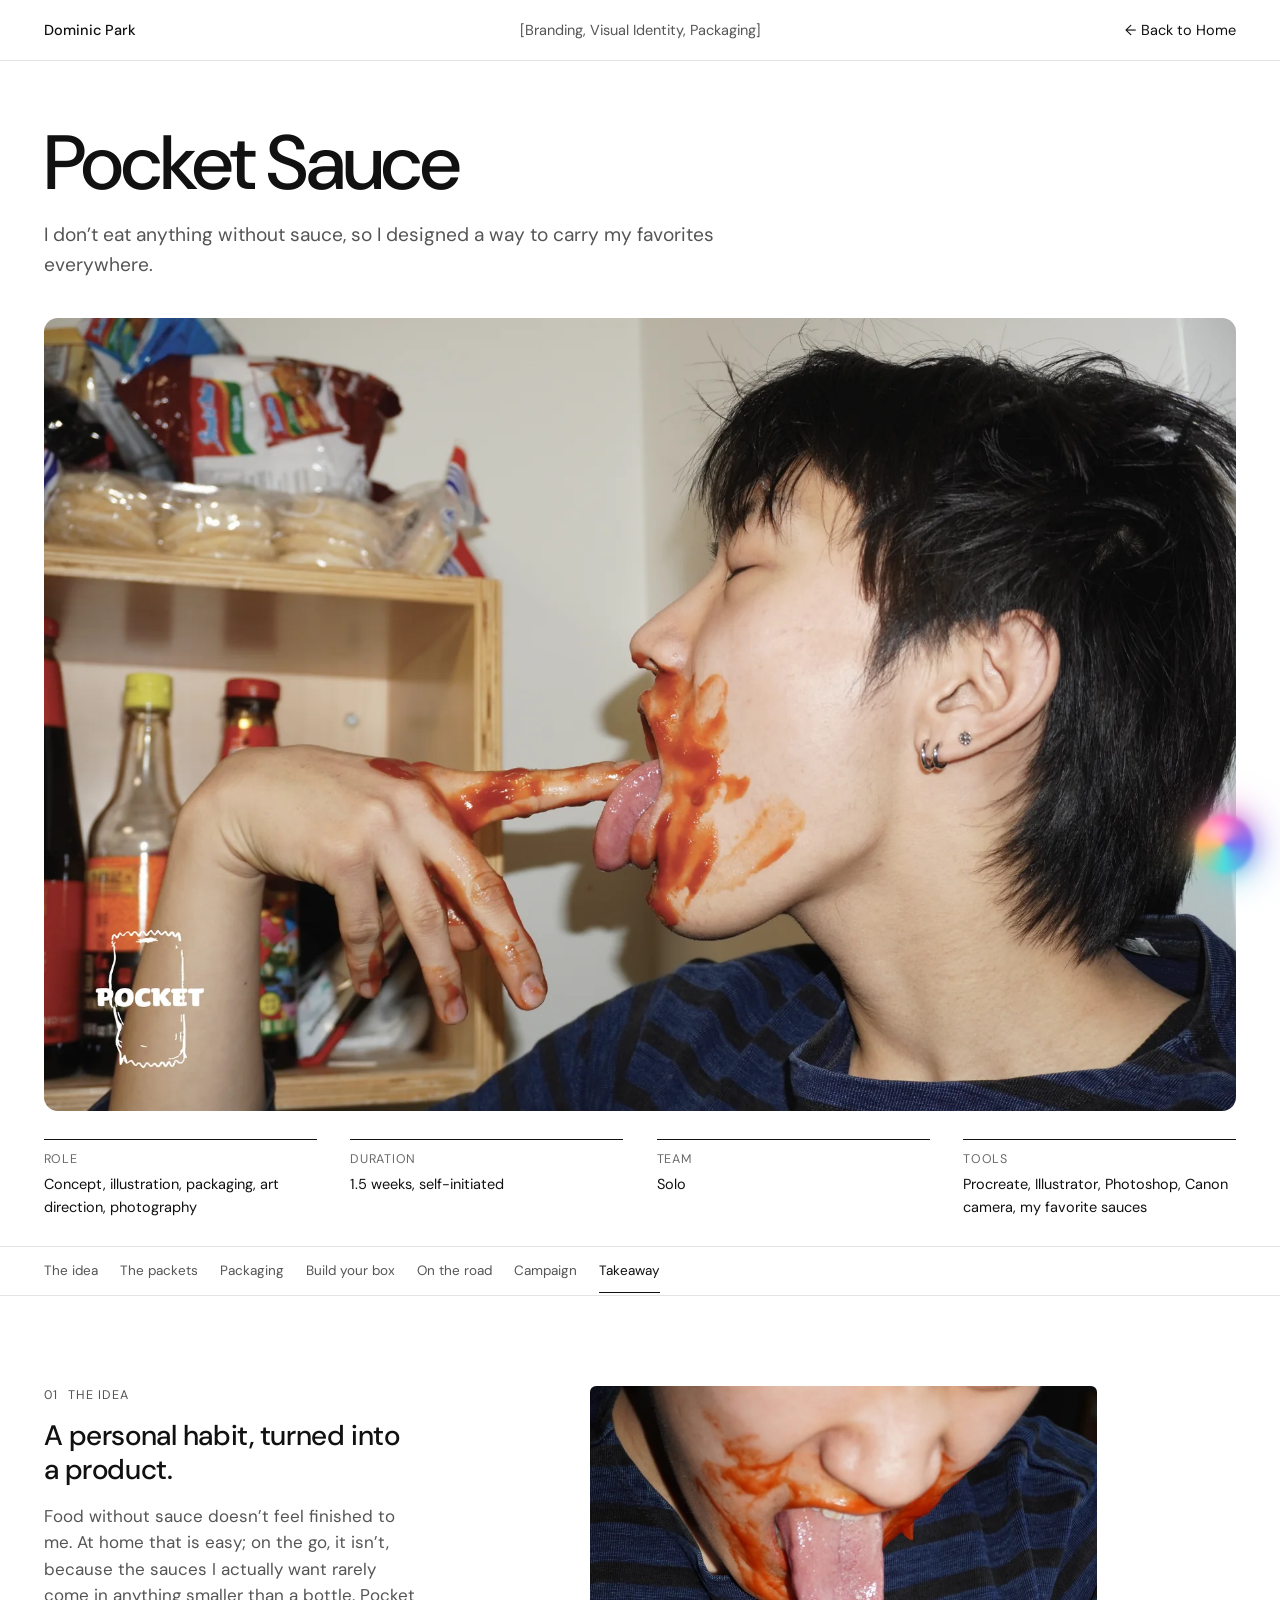
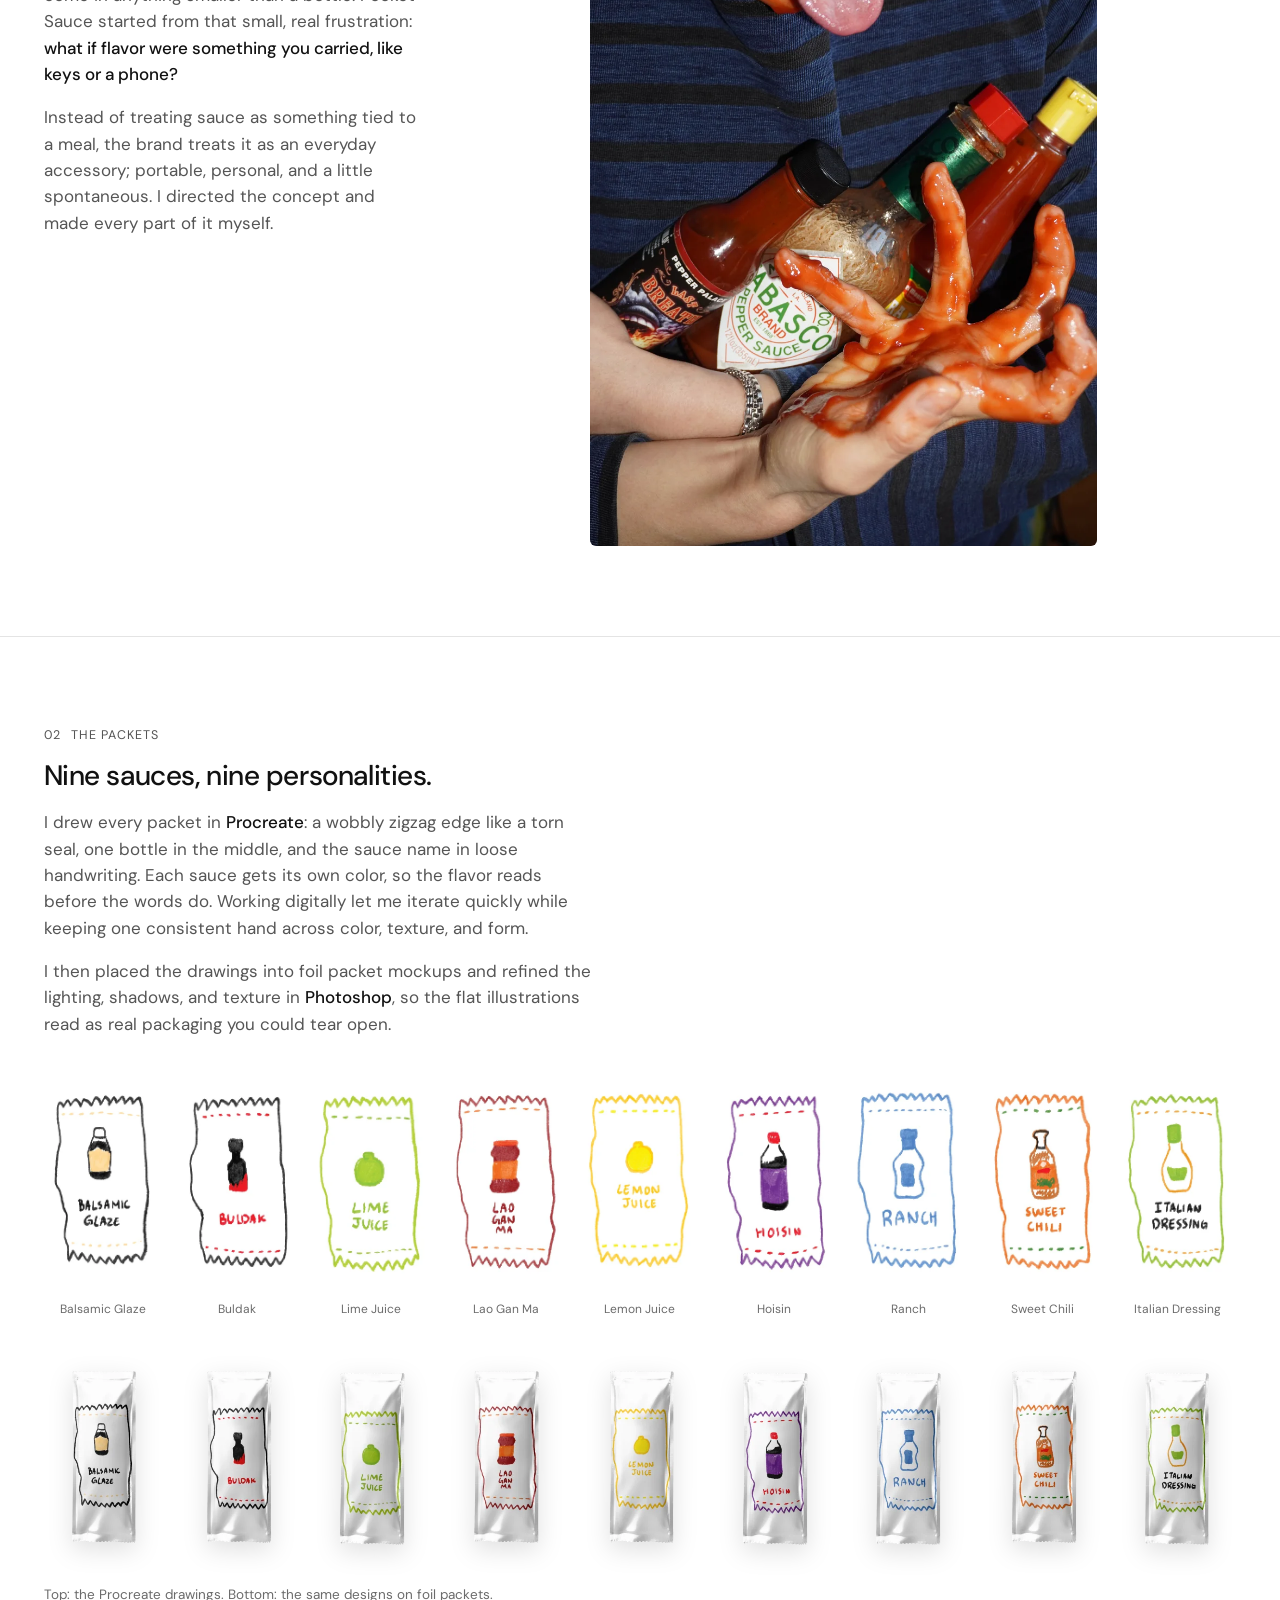
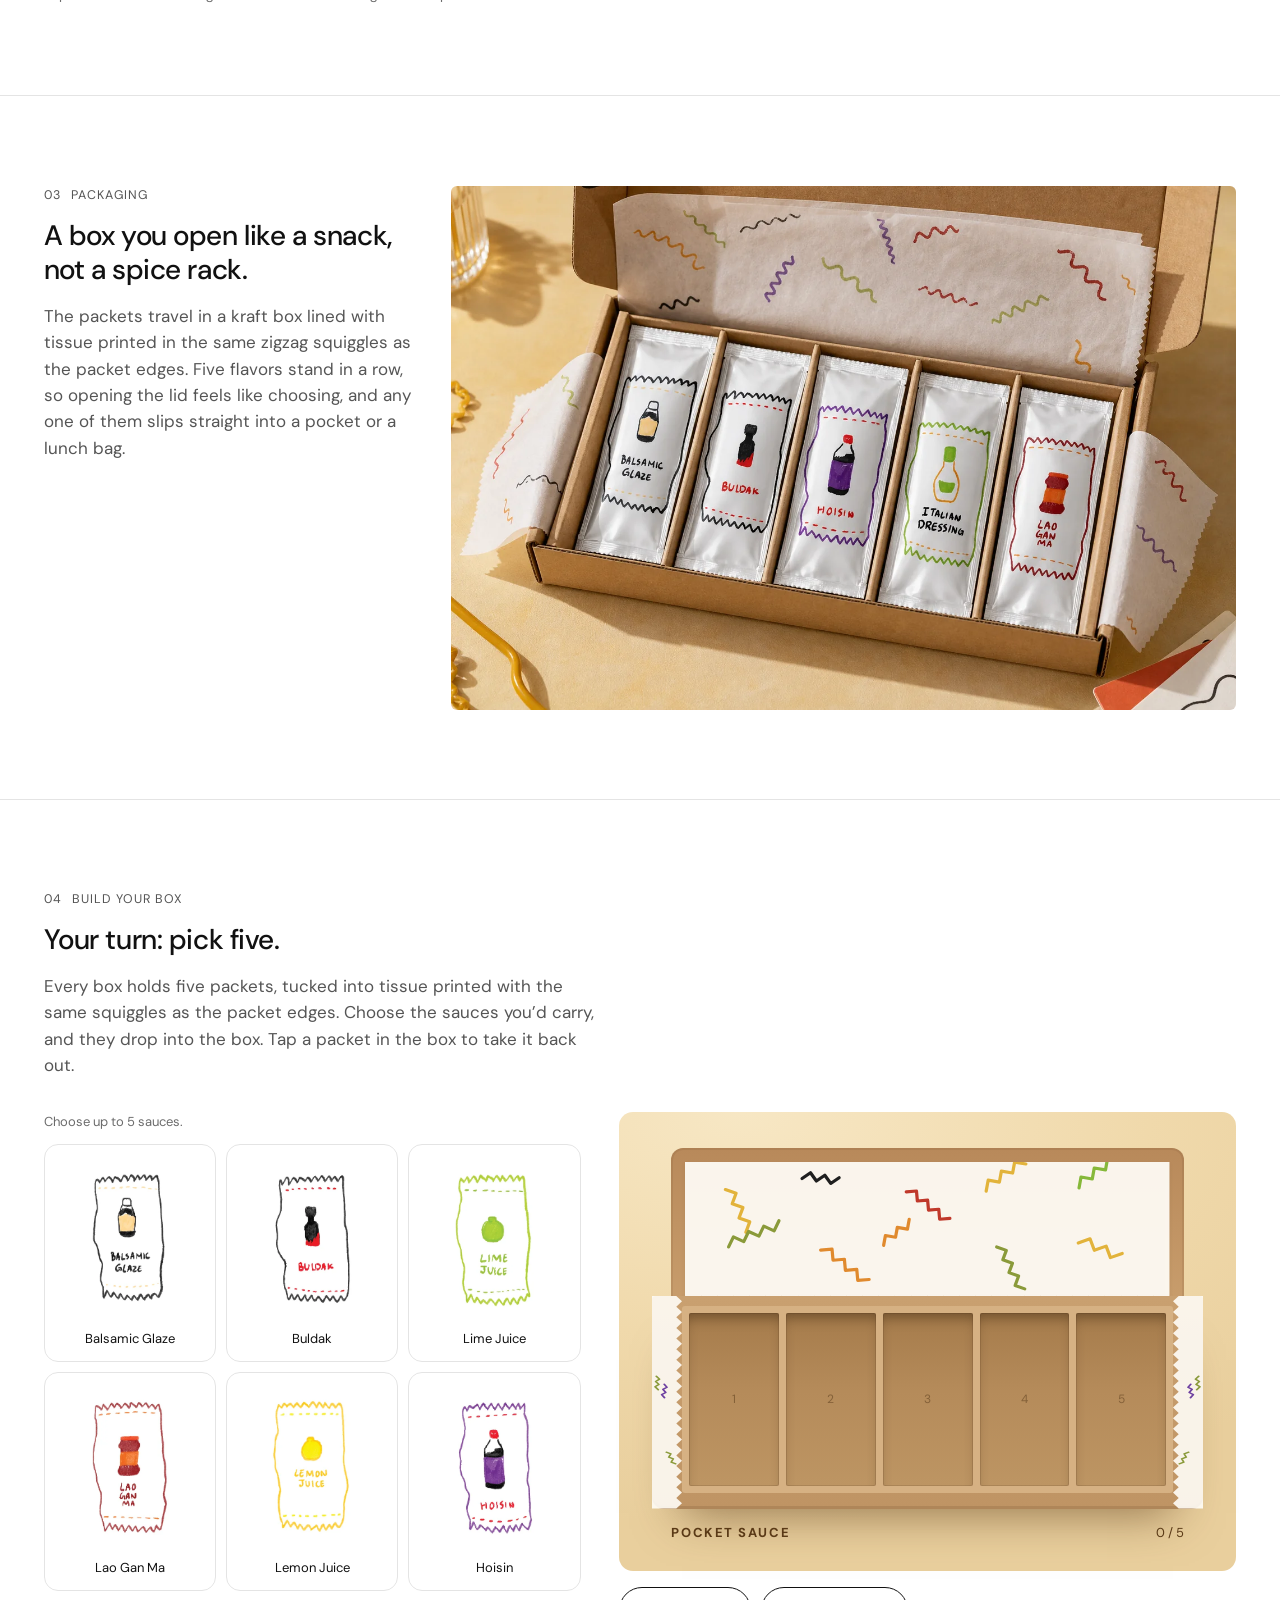
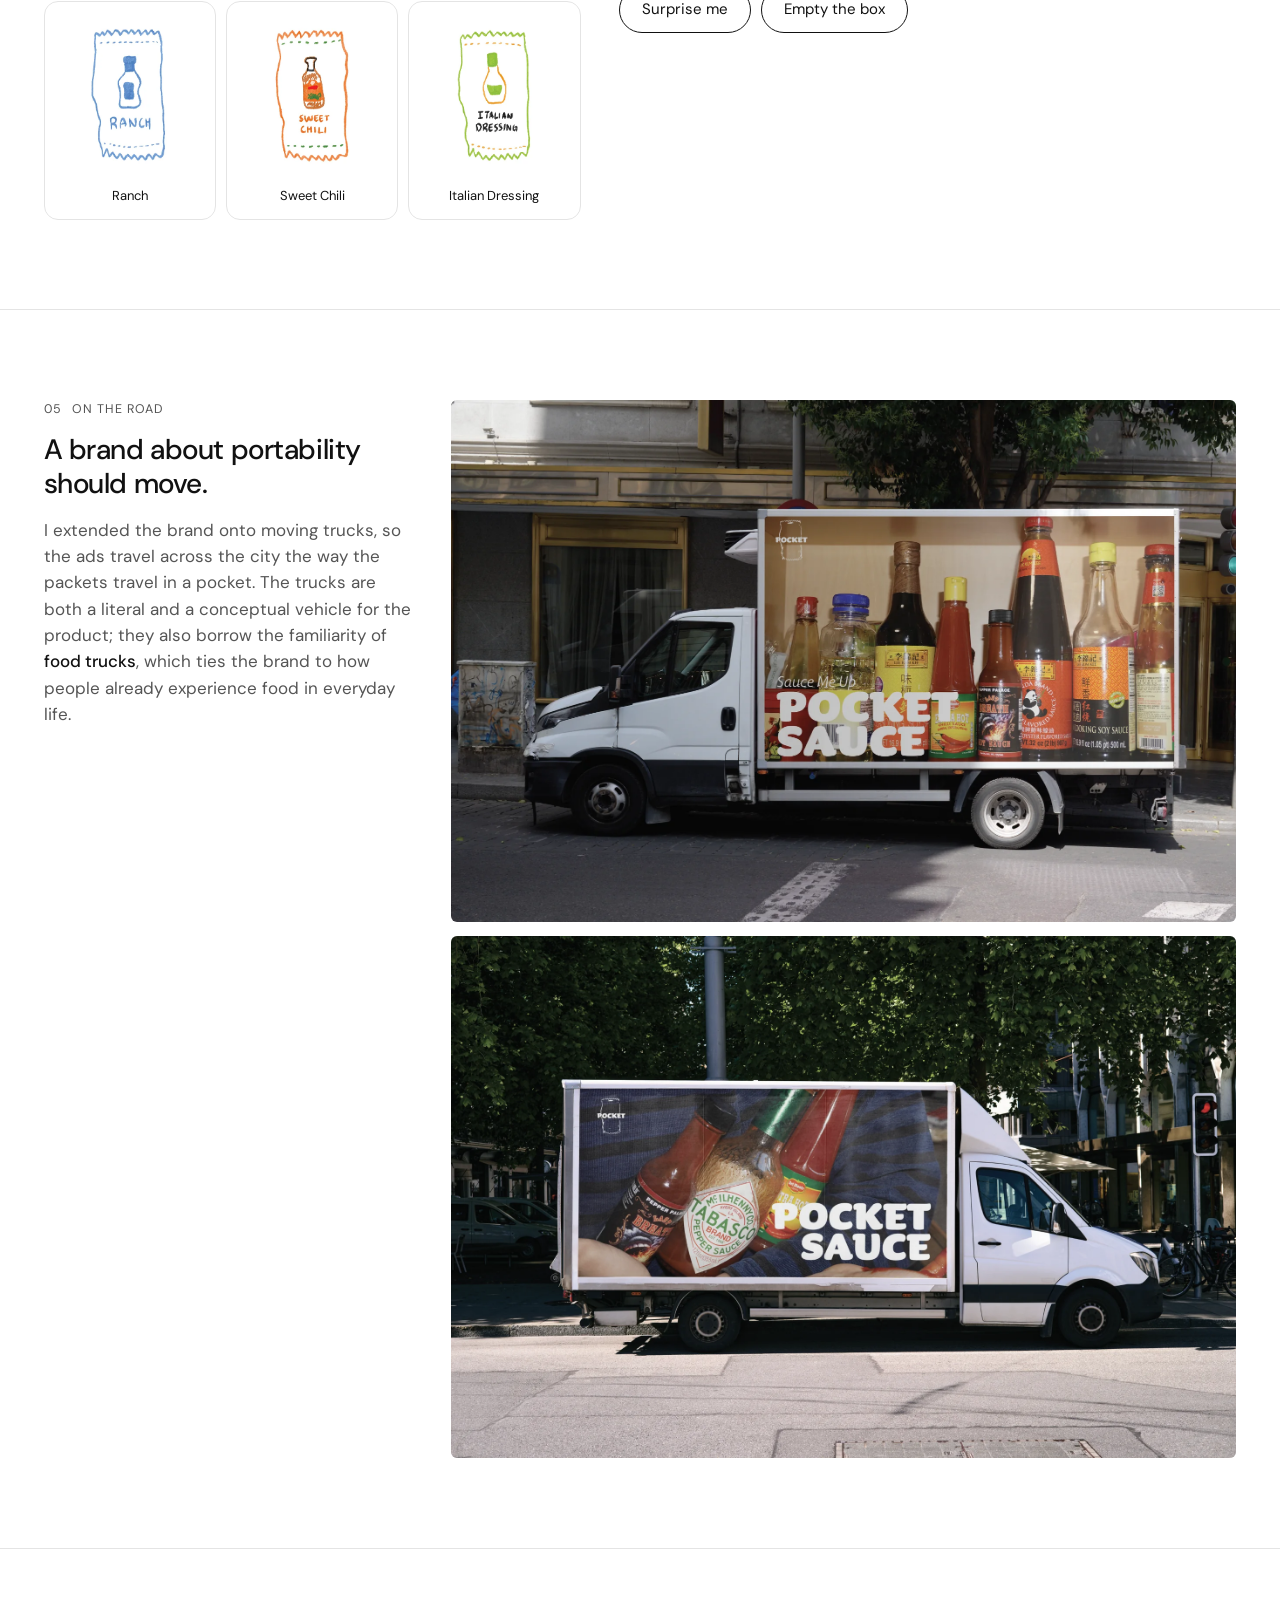
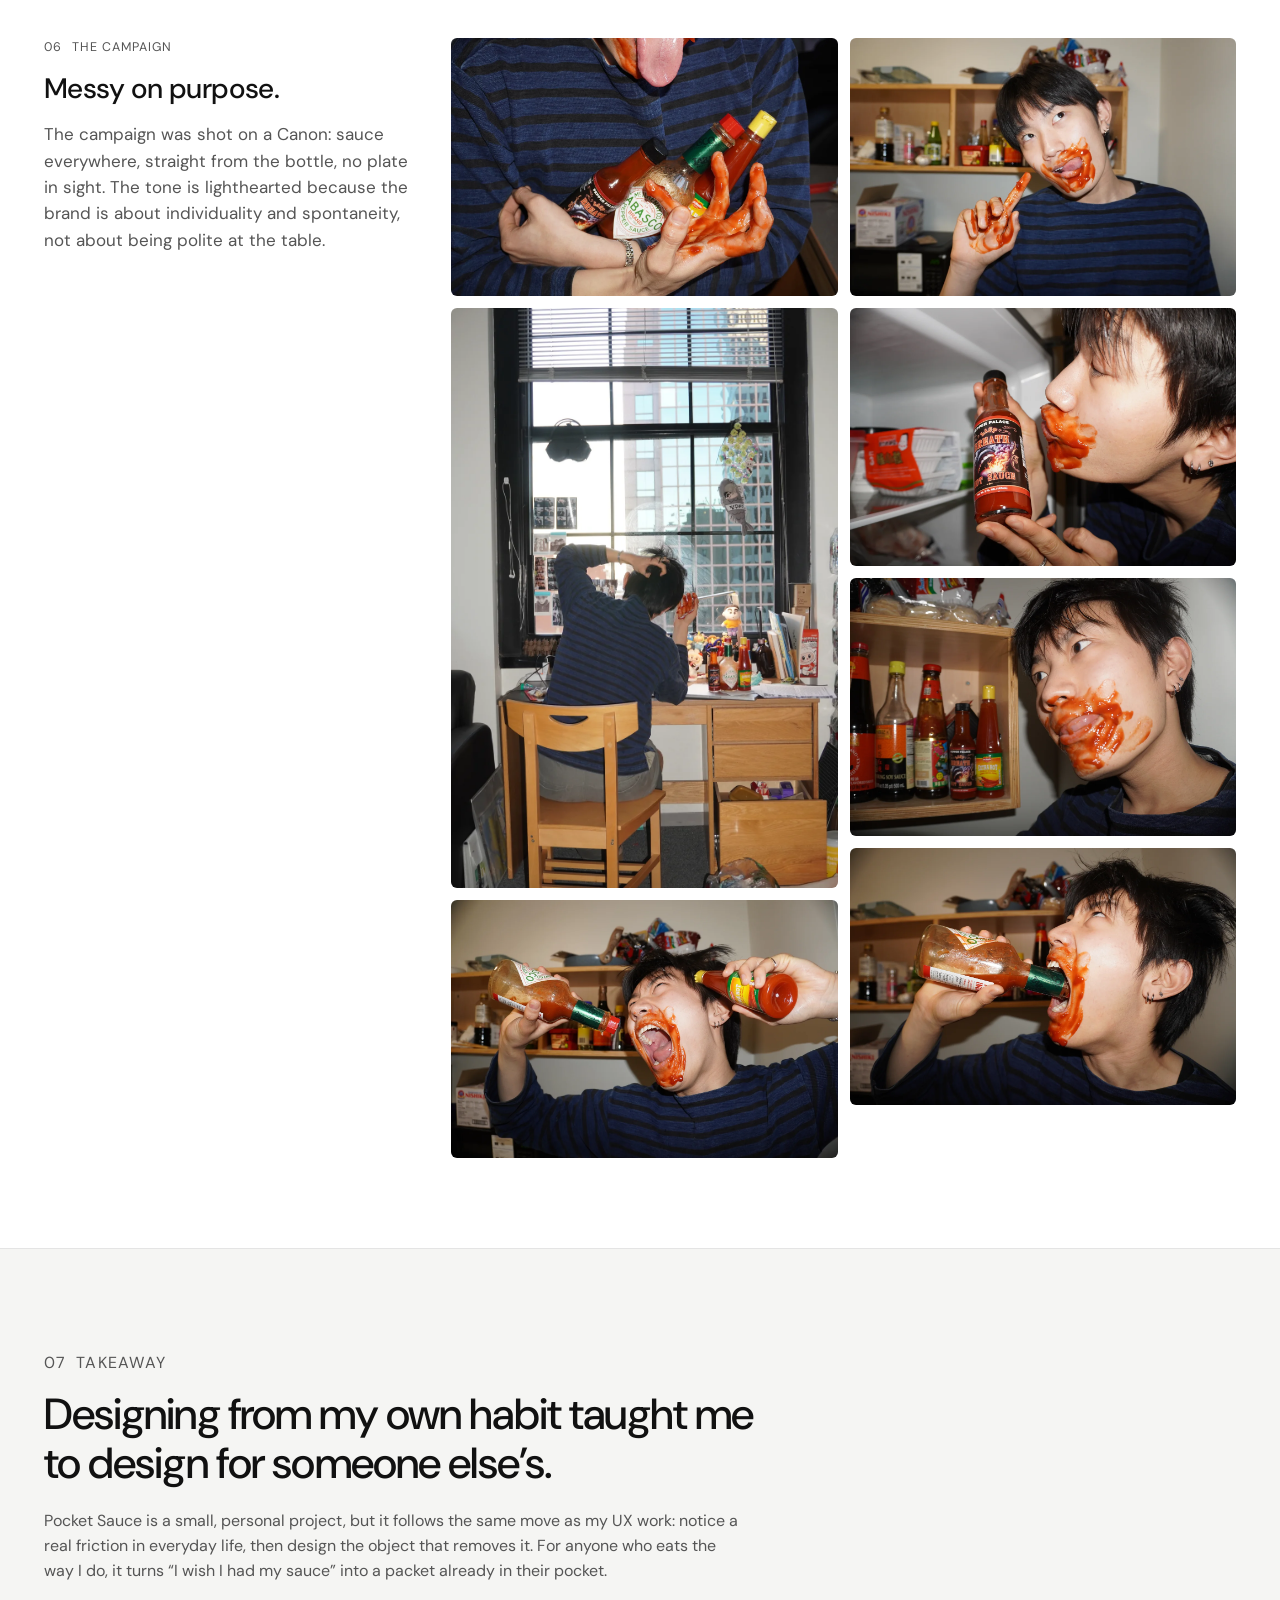
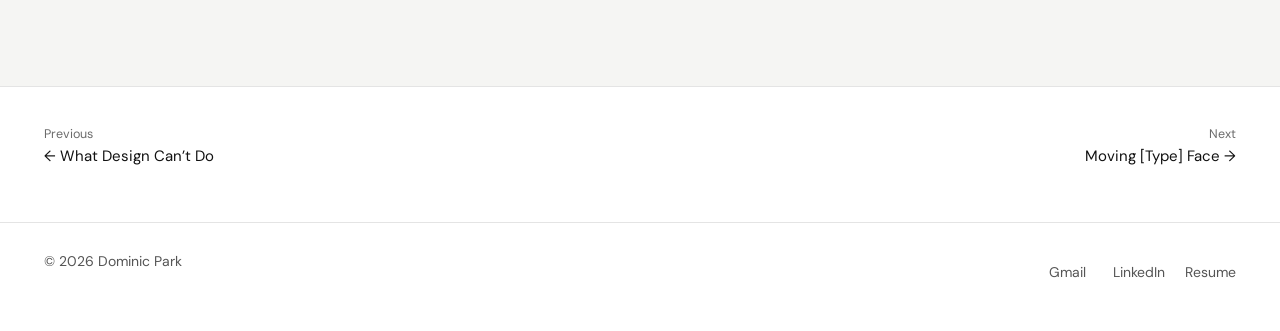
<file: work/pocket-sauce.html>
<!doctype html>
<html lang="en" data-fixed="branding">
<head>
  <meta charset="utf-8">
  <meta name="viewport" content="width=device-width, initial-scale=1, viewport-fit=cover">
  <title>Pocket Sauce — Dominic Park</title>
  <meta name="description" content="Pocket Sauce: a personal brand that turns my favorite sauces into hand-drawn packets you can carry anywhere.">
  <script>/* Collection → theme, set before paint: UX Design = dark, Branding = light. */
  !function(h){var f=h.getAttribute('data-fixed'),p=null,s=null;try{p=new URLSearchParams(location.search).get('view')}catch(e){}if(p!=='ux'&&p!=='branding')p=null;try{s=localStorage.getItem('dp-view')}catch(e){}var v=f||p||s||'ux';try{localStorage.setItem('dp-view',v)}catch(e){}h.setAttribute('data-view',v);h.setAttribute('data-theme',v==='ux'?'dark':'light');var m=document.querySelector('meta[name=theme-color]')||document.head.appendChild(document.createElement('meta'));m.name='theme-color';m.content=v==='ux'?'#0d0d10':'#ffffff'}(document.documentElement)</script>
  <link rel="preconnect" href="https://fonts.googleapis.com">
  <link rel="preconnect" href="https://fonts.gstatic.com" crossorigin>
  <link href="https://fonts.googleapis.com/css2?family=DM+Sans:opsz,wght@9..40,300..600&display=swap" rel="stylesheet">
  <link rel="stylesheet" href="../css/style.css?v=31">
</head>
<body>
  <a class="skip-link" href="#main">Skip to content</a>

  <header class="site-header">
    <div class="site-header__inner">
      <a class="link" href="../index.html">Dominic Park</a>
      <p class="site-header__center">[Branding, Visual Identity, Packaging]</p>
      <nav class="site-header__right" aria-label="Page">
        <a class="link" href="../index.html"><span class="arrow arrow--l" aria-hidden="true">←</span> Back to Home</a>
      </nav>
    </div>
  </header>

  <main id="main">
    <section class="cs-hero">
      <h1 class="cs-hero__title reveal">Pocket Sauce</h1>
      <p class="cs-hero__lede reveal">I don’t eat anything without sauce, so I designed a way to carry my favorites everywhere.</p>
      <figure class="cs-hero__media reveal"><img class="cover" src="../assets/sauce/hero.webp" width="1800" height="1197" alt="A model licks sauce off their fingers and face in front of a shelf of sauce bottles, with the Pocket Sauce packet logo in the corner"></figure>
    </section>

    <dl class="facts reveal">
      <div><dt>Role</dt><dd>Concept, illustration, packaging, art direction, photography</dd></div>
      <div><dt>Duration</dt><dd>1.5 weeks, self-initiated</dd></div>
      <div><dt>Team</dt><dd>Solo</dd></div>
      <div><dt>Tools</dt><dd>Procreate, Illustrator, Photoshop, Canon camera, my favorite sauces</dd></div>
    </dl>

    <nav class="toc" aria-label="On this page"><div class="toc__inner">
      <a class="link" href="#idea">The idea</a>
      <a class="link" href="#packets">The packets</a>
      <a class="link" href="#box">Packaging</a>
      <a class="link" href="#build">Build your box</a>
      <a class="link" href="#trucks">On the road</a>
      <a class="link" href="#campaign">Campaign</a>
      <a class="link" href="#takeaway">Takeaway</a>
    </div>
    </nav>

    <section class="chapter" id="idea" aria-labelledby="h-idea">
      <div class="chapter__text reveal">
        <p class="chapter__label"><span>01</span> The idea</p>
        <h2 id="h-idea">A personal habit, turned into a product.</h2>
        <p>Food without sauce doesn’t feel finished to me. At home that is easy; on the go, it isn’t, because the sauces I actually want rarely come in anything smaller than a bottle. Pocket Sauce started from that small, real frustration: <strong>what if flavor were something you carried, like keys or a phone?</strong></p>
        <p>Instead of treating sauce as something tied to a meal, the brand treats it as an everyday accessory; portable, personal, and a little spontaneous. I directed the concept and made every part of it myself.</p>
      </div>
      <div class="chapter__media">
        <figure class="reveal"><img class="frame" src="../assets/sauce/photo-7.webp" width="933" height="1400" alt="Sauce-covered hands gripping a bottle of hot sauce" loading="lazy" data-zoom style="max-height:760px;width:auto;margin:0 auto"></figure>
      </div>
    </section>

    <section class="chapter chapter--solo" id="packets" aria-labelledby="h-packets">
      <div class="chapter__text reveal">
        <p class="chapter__label"><span>02</span> The packets</p>
        <h2 id="h-packets">Nine sauces, nine personalities.</h2>
        <p>I drew every packet in <strong>Procreate</strong>: a wobbly zigzag edge like a torn seal, one bottle in the middle, and the sauce name in loose handwriting. Each sauce gets its own color, so the flavor reads before the words do. Working digitally let me iterate quickly while keeping one consistent hand across color, texture, and form.</p>
        <p>I then placed the drawings into foil packet mockups and refined the lighting, shadows, and texture in <strong>Photoshop</strong>, so the flat illustrations read as real packaging you could tear open.</p>
      </div>
      <div class="chapter__media">
        <div class="packet-row reveal" role="list" aria-label="Hand-drawn packet designs">
          <figure role="listitem"><img src="../assets/sauce/draw-balsamic.webp" width="255" height="480" alt="Balsamic Glaze packet drawing" loading="lazy" data-zoom><figcaption>Balsamic Glaze</figcaption></figure>
          <figure role="listitem"><img src="../assets/sauce/draw-buldak.webp" width="255" height="480" alt="Buldak packet drawing" loading="lazy" data-zoom><figcaption>Buldak</figcaption></figure>
          <figure role="listitem"><img src="../assets/sauce/draw-lime.webp" width="255" height="480" alt="Lime Juice packet drawing" loading="lazy" data-zoom><figcaption>Lime Juice</figcaption></figure>
          <figure role="listitem"><img src="../assets/sauce/draw-laoganma.webp" width="255" height="480" alt="Lao Gan Ma packet drawing" loading="lazy" data-zoom><figcaption>Lao Gan Ma</figcaption></figure>
          <figure role="listitem"><img src="../assets/sauce/draw-lemon.webp" width="255" height="480" alt="Lemon Juice packet drawing" loading="lazy" data-zoom><figcaption>Lemon Juice</figcaption></figure>
          <figure role="listitem"><img src="../assets/sauce/draw-hoisin.webp" width="255" height="480" alt="Hoisin packet drawing" loading="lazy" data-zoom><figcaption>Hoisin</figcaption></figure>
          <figure role="listitem"><img src="../assets/sauce/draw-ranch.webp" width="255" height="480" alt="Ranch packet drawing" loading="lazy" data-zoom><figcaption>Ranch</figcaption></figure>
          <figure role="listitem"><img src="../assets/sauce/draw-sweetchili.webp" width="255" height="480" alt="Sweet Chili packet drawing" loading="lazy" data-zoom><figcaption>Sweet Chili</figcaption></figure>
          <figure role="listitem"><img src="../assets/sauce/draw-italian.webp" width="255" height="480" alt="Italian Dressing packet drawing" loading="lazy" data-zoom><figcaption>Italian Dressing</figcaption></figure>
        </div>
        <div class="packet-row packet-row--foil reveal" role="list" aria-label="Foil packet mockups">
          <figure role="listitem"><img src="../assets/sauce/foil-balsamic.webp" width="177" height="386" alt="Balsamic Glaze foil packet mockup" loading="lazy" data-zoom></figure>
          <figure role="listitem"><img src="../assets/sauce/foil-buldak.webp" width="176" height="383" alt="Buldak foil packet mockup" loading="lazy" data-zoom></figure>
          <figure role="listitem"><img src="../assets/sauce/foil-lime.webp" width="177" height="386" alt="Lime Juice foil packet mockup" loading="lazy" data-zoom></figure>
          <figure role="listitem"><img src="../assets/sauce/foil-laoganma.webp" width="177" height="386" alt="Lao Gan Ma foil packet mockup" loading="lazy" data-zoom></figure>
          <figure role="listitem"><img src="../assets/sauce/foil-lemon.webp" width="177" height="386" alt="Lemon Juice foil packet mockup" loading="lazy" data-zoom></figure>
          <figure role="listitem"><img src="../assets/sauce/foil-hoisin.webp" width="177" height="386" alt="Hoisin foil packet mockup" loading="lazy" data-zoom></figure>
          <figure role="listitem"><img src="../assets/sauce/foil-ranch.webp" width="177" height="386" alt="Ranch foil packet mockup" loading="lazy" data-zoom></figure>
          <figure role="listitem"><img src="../assets/sauce/foil-sweetchili.webp" width="177" height="386" alt="Sweet Chili foil packet mockup" loading="lazy" data-zoom></figure>
          <figure role="listitem"><img src="../assets/sauce/foil-italian.webp" width="177" height="386" alt="Italian Dressing foil packet mockup" loading="lazy" data-zoom></figure>
        </div>
        <p class="aside-note reveal">Top: the Procreate drawings. Bottom: the same designs on foil packets.</p>
      </div>
    </section>

    <section class="chapter" id="box" aria-labelledby="h-box">
      <div class="chapter__text reveal">
        <p class="chapter__label"><span>03</span> Packaging</p>
        <h2 id="h-box">A box you open like a snack, not a spice rack.</h2>
        <p>The packets travel in a kraft box lined with tissue printed in the same zigzag squiggles as the packet edges. Five flavors stand in a row, so opening the lid feels like choosing, and any one of them slips straight into a pocket or a lunch bag.</p>
      </div>
      <div class="chapter__media">
        <figure class="reveal"><img class="frame" src="../assets/sauce/box-1.webp" width="1400" height="933" alt="Open kraft box with squiggle-printed tissue holding five Pocket Sauce packets" loading="lazy" data-zoom></figure>
      </div>
    </section>

<section class="chapter chapter--solo" id="build" aria-labelledby="h-build">
      <div class="chapter__text reveal">
        <p class="chapter__label"><span>04</span> Build your box</p>
        <h2 id="h-build">Your turn: pick five.</h2>
        <p>Every box holds five packets, tucked into tissue printed with the same squiggles as the packet edges. Choose the sauces you’d carry, and they drop into the box. Tap a packet in the box to take it back out.</p>
      </div>
      <div class="chapter__media">
        <div class="builder reveal" id="builder">
          <div>
            <p class="builder__hint" id="builder-hint">Choose up to 5 sauces.</p>
            <div class="builder__picks" role="group" aria-labelledby="builder-hint">
            <button class="pick" type="button" aria-pressed="false" data-id="balsamic" data-name="Balsamic Glaze"><img src="../assets/sauce/draw-balsamic.webp" width="255" height="480" alt="" loading="lazy">Balsamic Glaze</button>
            <button class="pick" type="button" aria-pressed="false" data-id="buldak" data-name="Buldak"><img src="../assets/sauce/draw-buldak.webp" width="255" height="480" alt="" loading="lazy">Buldak</button>
            <button class="pick" type="button" aria-pressed="false" data-id="lime" data-name="Lime Juice"><img src="../assets/sauce/draw-lime.webp" width="255" height="480" alt="" loading="lazy">Lime Juice</button>
            <button class="pick" type="button" aria-pressed="false" data-id="laoganma" data-name="Lao Gan Ma"><img src="../assets/sauce/draw-laoganma.webp" width="255" height="480" alt="" loading="lazy">Lao Gan Ma</button>
            <button class="pick" type="button" aria-pressed="false" data-id="lemon" data-name="Lemon Juice"><img src="../assets/sauce/draw-lemon.webp" width="255" height="480" alt="" loading="lazy">Lemon Juice</button>
            <button class="pick" type="button" aria-pressed="false" data-id="hoisin" data-name="Hoisin"><img src="../assets/sauce/draw-hoisin.webp" width="255" height="480" alt="" loading="lazy">Hoisin</button>
            <button class="pick" type="button" aria-pressed="false" data-id="ranch" data-name="Ranch"><img src="../assets/sauce/draw-ranch.webp" width="255" height="480" alt="" loading="lazy">Ranch</button>
            <button class="pick" type="button" aria-pressed="false" data-id="sweetchili" data-name="Sweet Chili"><img src="../assets/sauce/draw-sweetchili.webp" width="255" height="480" alt="" loading="lazy">Sweet Chili</button>
            <button class="pick" type="button" aria-pressed="false" data-id="italian" data-name="Italian Dressing"><img src="../assets/sauce/draw-italian.webp" width="255" height="480" alt="" loading="lazy">Italian Dressing</button>
            </div>
          </div>
          <div>
            <div class="sbox">
              <div class="sbox__lid"><svg class="sbox__tissue" viewBox="0 0 600 179" preserveAspectRatio="none" aria-hidden="true" focusable="false"><path d="M0 0 H600 V170 L590 179 L580 170 L570 179 L560 170 L550 179 L540 170 L530 179 L520 170 L510 179 L500 170 L490 179 L480 170 L470 179 L460 170 L450 179 L440 170 L430 179 L420 170 L410 179 L400 170 L390 179 L380 170 L370 179 L360 170 L350 179 L340 170 L330 179 L320 170 L310 179 L300 170 L290 179 L280 170 L270 179 L260 170 L250 179 L240 170 L230 179 L220 170 L210 179 L200 170 L190 179 L180 170 L170 179 L160 170 L150 179 L140 170 L130 179 L120 170 L110 179 L100 170 L90 179 L80 170 L70 179 L60 170 L50 179 L40 170 L30 179 L20 170 L10 179 L0 170 Z" fill="#fffdf8" fill-opacity=".93"/><g fill="none" stroke-width="4" stroke-linecap="round" stroke-linejoin="round"><path d="M50 35 l10 -10 l10 10 l10 -10 l10 10 l10 -10 l10 10" stroke="#e2b33b" transform="rotate(65 50 35)"/><path d="M54 108 l10 -10 l10 10 l10 -10 l10 10 l10 -10 l10 10 l10 -10" stroke="#8a9a3a" transform="rotate(-20 54 108)"/><path d="M145 21 l9 -9 l9 9 l9 -9 l9 9 l9 -9" stroke="#1f1f1f" transform="rotate(10 145 21)"/><path d="M168 112 l10 -10 l10 10 l10 -10 l10 10 l10 -10 l10 10 l10 -10" stroke="#e08a2e" transform="rotate(40 168 112)"/><path d="M274 38 l9 -9 l9 9 l9 -9 l9 9 l9 -9 l9 9 l9 -9" stroke="#c0392b" transform="rotate(40 274 38)"/><path d="M246 106 l9 -9 l9 9 l9 -9 l9 9 l9 -9" stroke="#e08a2e" transform="rotate(-35 246 106)"/><path d="M373 37 l10 -10 l10 10 l10 -10 l10 10 l10 -10 l10 10" stroke="#e2b33b" transform="rotate(-35 373 37)"/><path d="M386 108 l9 -9 l9 9 l9 -9 l9 9 l9 -9 l9 9 l9 -9" stroke="#8a9a3a" transform="rotate(65 386 108)"/><path d="M488 33 l10 -10 l10 10 l10 -10 l10 10 l10 -10" stroke="#86b83a" transform="rotate(-35 488 33)"/><path d="M487 103 l11 -11 l11 11 l11 -11 l11 11 l11 -11" stroke="#e2b33b" transform="rotate(25 487 103)"/></g></svg></div>
              <div class="sbox__tray">
                <svg class="sbox__flap sbox__flap--l" viewBox="0 0 42 400" preserveAspectRatio="none" aria-hidden="true" focusable="false"><path d="M0 0 H34 L42 10 L34 20 L42 30 L34 40 L42 50 L34 60 L42 70 L34 80 L42 90 L34 100 L42 110 L34 120 L42 130 L34 140 L42 150 L34 160 L42 170 L34 180 L42 190 L34 200 L42 210 L34 220 L42 230 L34 240 L42 250 L34 260 L42 270 L34 280 L42 290 L34 300 L42 310 L34 320 L42 330 L34 340 L42 350 L34 360 L42 370 L34 380 L42 390 L34 400 H0 Z" fill="#fffdf8" fill-opacity=".9"/><g fill="none" stroke-width="2.6" stroke-linecap="round" stroke-linejoin="round"><path d="M6 151 l5 -5 l5 5 l5 -5 l5 5 l5 -5" stroke="#8a9a3a" transform="rotate(95 6 151)"/><path d="M17 166 l5 -5 l5 5 l5 -5 l5 5 l5 -5" stroke="#6d3fa0" transform="rotate(100 17 166)"/><path d="M20 294 l5 -5 l5 5 l5 -5 l5 5 l5 -5" stroke="#8a9a3a" transform="rotate(70 20 294)"/></g></svg>
                <div class="sbox__slots" role="group" aria-label="Your box">
                  <button class="slot" type="button" disabled aria-label="Empty slot 1">1</button>
                  <button class="slot" type="button" disabled aria-label="Empty slot 2">2</button>
                  <button class="slot" type="button" disabled aria-label="Empty slot 3">3</button>
                  <button class="slot" type="button" disabled aria-label="Empty slot 4">4</button>
                  <button class="slot" type="button" disabled aria-label="Empty slot 5">5</button>
                </div>
                <svg class="sbox__flap sbox__flap--r" viewBox="0 0 42 400" preserveAspectRatio="none" aria-hidden="true" focusable="false"><path d="M0 0 H34 L42 10 L34 20 L42 30 L34 40 L42 50 L34 60 L42 70 L34 80 L42 90 L34 100 L42 110 L34 120 L42 130 L34 140 L42 150 L34 160 L42 170 L34 180 L42 190 L34 200 L42 210 L34 220 L42 230 L34 240 L42 250 L34 260 L42 270 L34 280 L42 290 L34 300 L42 310 L34 320 L42 330 L34 340 L42 350 L34 360 L42 370 L34 380 L42 390 L34 400 H0 Z" fill="#fffdf8" fill-opacity=".9"/><g fill="none" stroke-width="2.6" stroke-linecap="round" stroke-linejoin="round"><path d="M6 151 l5 -5 l5 5 l5 -5 l5 5 l5 -5" stroke="#8a9a3a" transform="rotate(95 6 151)"/><path d="M17 166 l5 -5 l5 5 l5 -5 l5 5 l5 -5" stroke="#6d3fa0" transform="rotate(100 17 166)"/><path d="M20 294 l5 -5 l5 5 l5 -5 l5 5 l5 -5" stroke="#8a9a3a" transform="rotate(70 20 294)"/></g></svg>
              </div>
              <p class="sbox__label"><b>POCKET SAUCE</b><span class="kraft__count" aria-hidden="true">0 / 5</span></p>
            </div>
            <div class="builder__actions">
              <button class="btn" type="button" data-action="surprise">Surprise me</button>
              <button class="btn" type="button" data-action="clear">Empty the box</button>
            </div>
            <p class="builder__status" aria-live="polite"></p>
          </div>
        </div>
      </div>
    </section>

    <section class="chapter" id="trucks" aria-labelledby="h-trucks">
      <div class="chapter__text reveal">
        <p class="chapter__label"><span>05</span> On the road</p>
        <h2 id="h-trucks">A brand about portability should move.</h2>
        <p>I extended the brand onto moving trucks, so the ads travel across the city the way the packets travel in a pocket. The trucks are both a literal and a conceptual vehicle for the product; they also borrow the familiarity of <strong>food trucks</strong>, which ties the brand to how people already experience food in everyday life.</p>
      </div>
      <div class="chapter__media">
        <figure class="reveal"><img class="frame" src="../assets/sauce/truck-shelf.webp" width="1800" height="1197" alt="A box truck whose side panel shows a shelf of sauce bottles under the Pocket Sauce logo, parked on a city street" loading="lazy" data-zoom></figure>
        <figure class="reveal"><img class="frame" src="../assets/sauce/truck-poster.webp" width="1800" height="1196" alt="A delivery van wrapped with a close-up photo of hot sauce and the Pocket Sauce logo" loading="lazy" data-zoom></figure>
      </div>
    </section>

    <section class="chapter" id="campaign" aria-labelledby="h-campaign">
      <div class="chapter__text reveal">
        <p class="chapter__label"><span>06</span> The campaign</p>
        <h2 id="h-campaign">Messy on purpose.</h2>
        <p>The campaign was shot on a Canon: sauce everywhere, straight from the bottle, no plate in sight. The tone is lighthearted because the brand is about individuality and spontaneity, not about being polite at the table.</p>
      </div>
      <div class="chapter__media">
        <div class="masonry masonry--2 reveal">
          <img class="frame" src="../assets/sauce/photo-1.webp" width="1400" height="933" alt="Tipping a sauce bottle straight into the mouth in front of a sauce shelf" loading="lazy" data-zoom>
          <img class="frame" src="../assets/sauce/photo-8.webp" width="933" height="1400" alt="Sitting at a desk by a window, tipping back a bottle" loading="lazy" data-zoom>
          <img class="frame" src="../assets/sauce/photo-2.webp" width="1400" height="933" alt="Sauce-covered hands holding a hot sauce bottle" loading="lazy" data-zoom>
          <img class="frame" src="../assets/sauce/photo-3.webp" width="1400" height="933" alt="Sauce around the mouth, holding a hot sauce bottle" loading="lazy" data-zoom>
          <img class="frame" src="../assets/sauce/photo-4.webp" width="1400" height="933" alt="Sauce smeared across the face in front of the shelf" loading="lazy" data-zoom>
          <img class="frame" src="../assets/sauce/photo-5.webp" width="1400" height="933" alt="Drinking sauce straight from a bottle" loading="lazy" data-zoom>
          <img class="frame" src="../assets/sauce/photo-6.webp" width="1400" height="933" alt="Eating sauce straight off a spoon" loading="lazy" data-zoom>
        </div>
      </div>
    </section>

    <section class="takeaway" id="takeaway" aria-labelledby="h-take"><div class="takeaway__inner">
      <p class="chapter__label"><span>07</span> Takeaway</p>
      <h2 id="h-take" class="reveal">Designing from my own habit taught me to design for someone else’s.</h2>
      <p class="reveal">Pocket Sauce is a small, personal project, but it follows the same move as my UX work: notice a real friction in everyday life, then design the object that removes it. For anyone who eats the way I do, it turns “I wish I had my sauce” into a packet already in their pocket.</p>
    </div>
    </section>

    <nav class="pager" aria-label="Project navigation">
      <a href="what-design-cant-do.html"><small>Previous</small><span class="arrow arrow--l" aria-hidden="true">←</span> What Design Can’t Do</a>
      <a class="pager__next" href="moving-type-face.html"><small>Next</small>Moving [Type] Face <span class="arrow arrow--r" aria-hidden="true">→</span></a>
    </nav>
  </main>

  <footer class="site-footer">
    <div class="site-footer__inner">
    <span>© <span data-year>2026</span> Dominic Park</span>
    <nav aria-label="Contact">
      <a class="link" href="mailto:dominic.park.j@gmail.com">Gmail</a>
      <a class="link" href="https://www.linkedin.com/in/dominic-park-b2a814282/" target="_blank" rel="noopener">LinkedIn<span class="sr-only"> (opens in a new tab)</span></a>
      <a class="link" href="../Dominic-Park-Resume.pdf?v=2" target="_blank" rel="noopener">Resume<span class="sr-only"> (PDF, opens in a new tab)</span></a>
    </nav>
    </div>
  </footer>
  <script src="../js/main.js?v=31"></script>
  <script src="../js/assistant-kb.js?v=31"></script>
  <script src="../js/assistant-index.js?v=31"></script>
  <script src="../js/assistant.js?v=31"></script>
  <script>
    // Build-your-own box: choose up to five sauces; they drop into the tray.
    (function () {
      var root = document.getElementById('builder');
      if (!root) return;
      var MAX = 5, box = [];
      var picks = Array.prototype.slice.call(root.querySelectorAll('.pick'));
      var slots = Array.prototype.slice.call(root.querySelectorAll('.slot'));
      var count = root.querySelector('.kraft__count');
      var status = root.querySelector('.builder__status');
      function nameOf(id) { return root.querySelector('.pick[data-id="' + id + '"]').dataset.name; }
      function render(msg) {
        slots.forEach(function (slot, i) {
          var id = box[i];
          slot.innerHTML = '';
          if (id) {
            var img = document.createElement('img');
            img.src = '../assets/sauce/foil-' + id + '.webp'; img.alt = '';
            slot.appendChild(img);
            slot.classList.add('is-filled'); slot.disabled = false;
            slot.setAttribute('aria-label', 'Remove ' + nameOf(id) + ' from the box');
          } else {
            slot.textContent = i + 1;
            slot.classList.remove('is-filled'); slot.disabled = true;
            slot.setAttribute('aria-label', 'Empty slot ' + (i + 1));
          }
        });
        picks.forEach(function (p) {
          var on = box.indexOf(p.dataset.id) > -1;
          p.setAttribute('aria-pressed', on ? 'true' : 'false');
          p.disabled = !on && box.length >= MAX;
        });
        count.textContent = box.length + ' / ' + MAX;
        if (msg !== undefined) status.textContent = msg;
      }
      function summary() {
        if (!box.length) return 'Your box is empty.';
        var names = box.map(nameOf);
        return box.length === MAX ? 'Box packed: ' + names.join(', ') + '. Ready for your pocket.' : box.length + ' of 5: ' + names.join(', ') + '.';
      }
      picks.forEach(function (p) {
        p.addEventListener('click', function () {
          var id = p.dataset.id, i = box.indexOf(id);
          if (i > -1) box.splice(i, 1); else if (box.length < MAX) box.push(id);
          render(summary());
        });
      });
      slots.forEach(function (slot, i) {
        slot.addEventListener('click', function () {
          if (!box[i]) return;
          var removed = nameOf(box[i]); box.splice(i, 1);
          render(removed + ' removed. ' + summary());
          var next = slots[Math.min(i, box.length - 1)];
          (next && !next.disabled ? next : picks[0]).focus();
        });
      });
      root.querySelector('[data-action="clear"]').addEventListener('click', function () { box = []; render('Box emptied.'); });
      root.querySelector('[data-action="surprise"]').addEventListener('click', function () {
        var ids = picks.map(function (p) { return p.dataset.id; });
        for (var j = ids.length - 1; j > 0; j--) { var k = Math.floor(Math.random() * (j + 1)); var t = ids[j]; ids[j] = ids[k]; ids[k] = t; }
        box = ids.slice(0, MAX); render(summary());
      });
      render();
    })();
  </script>
</body>
</html>
</file>
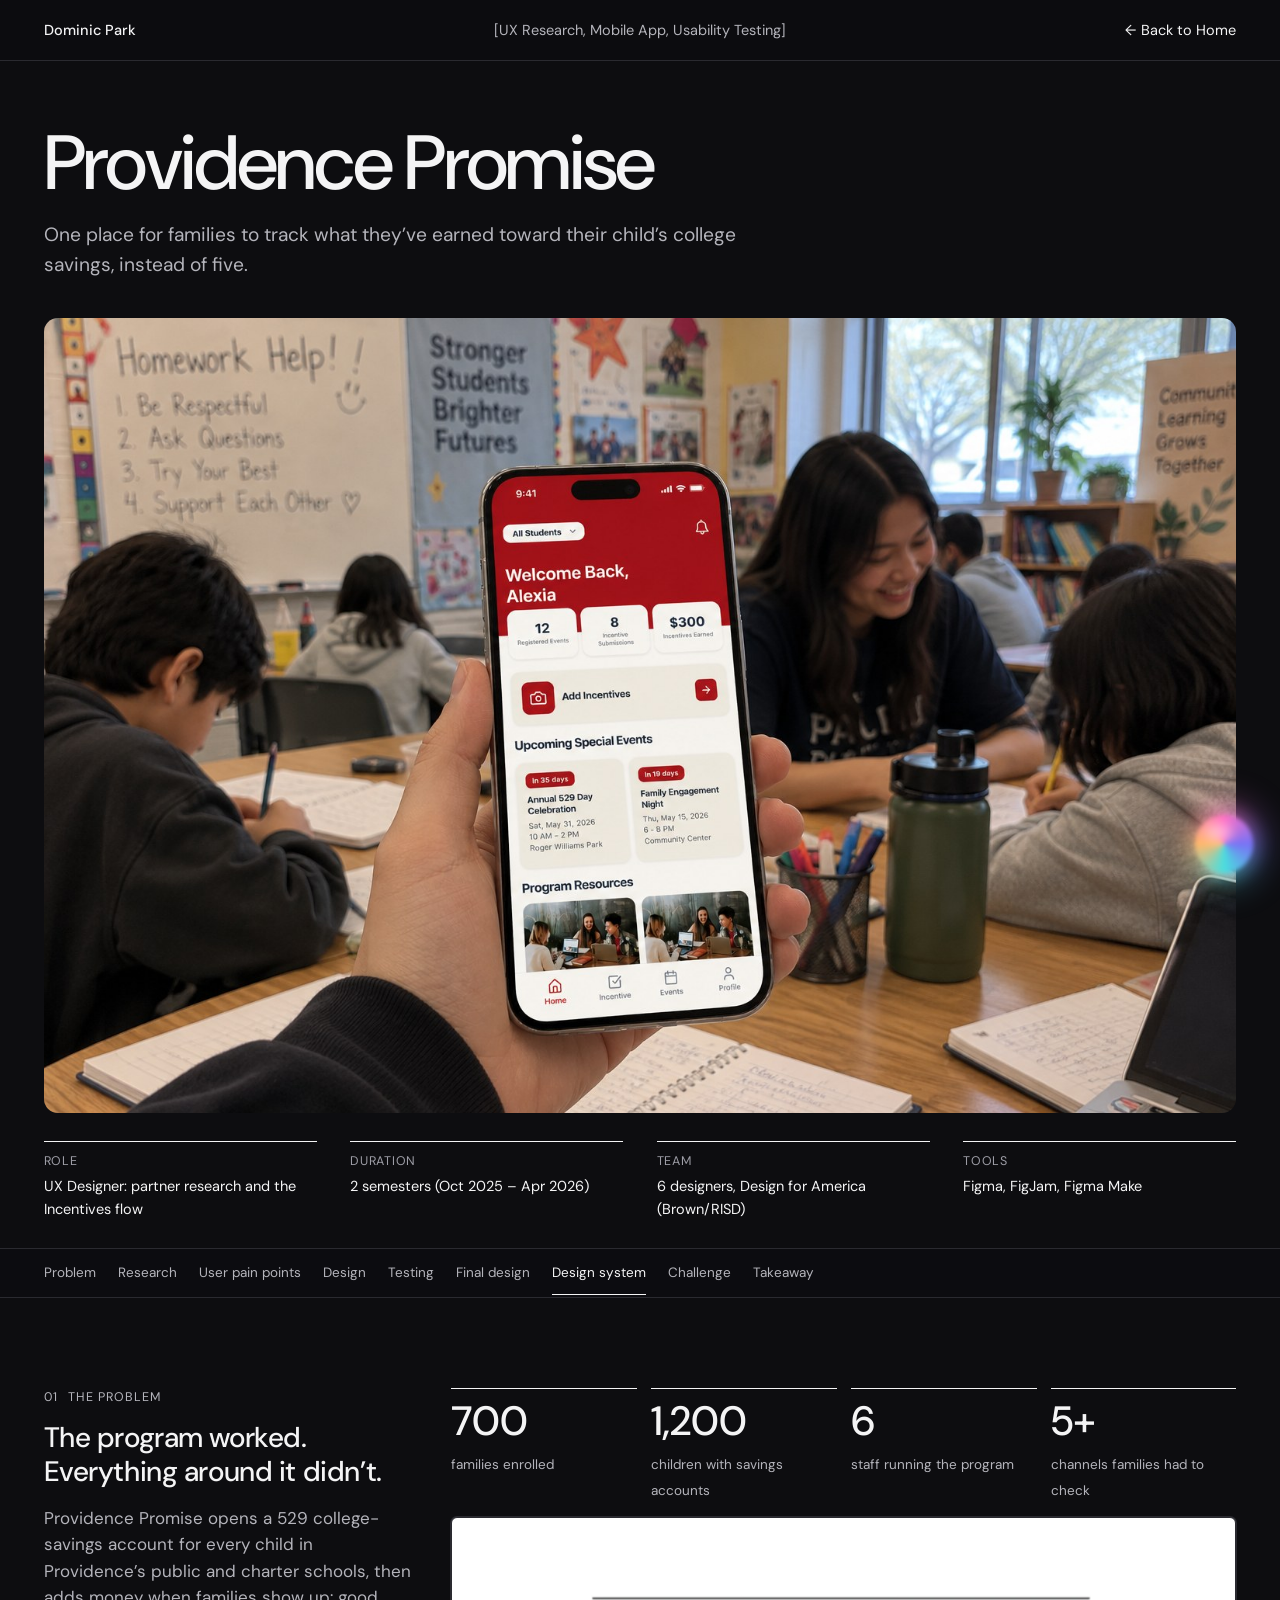
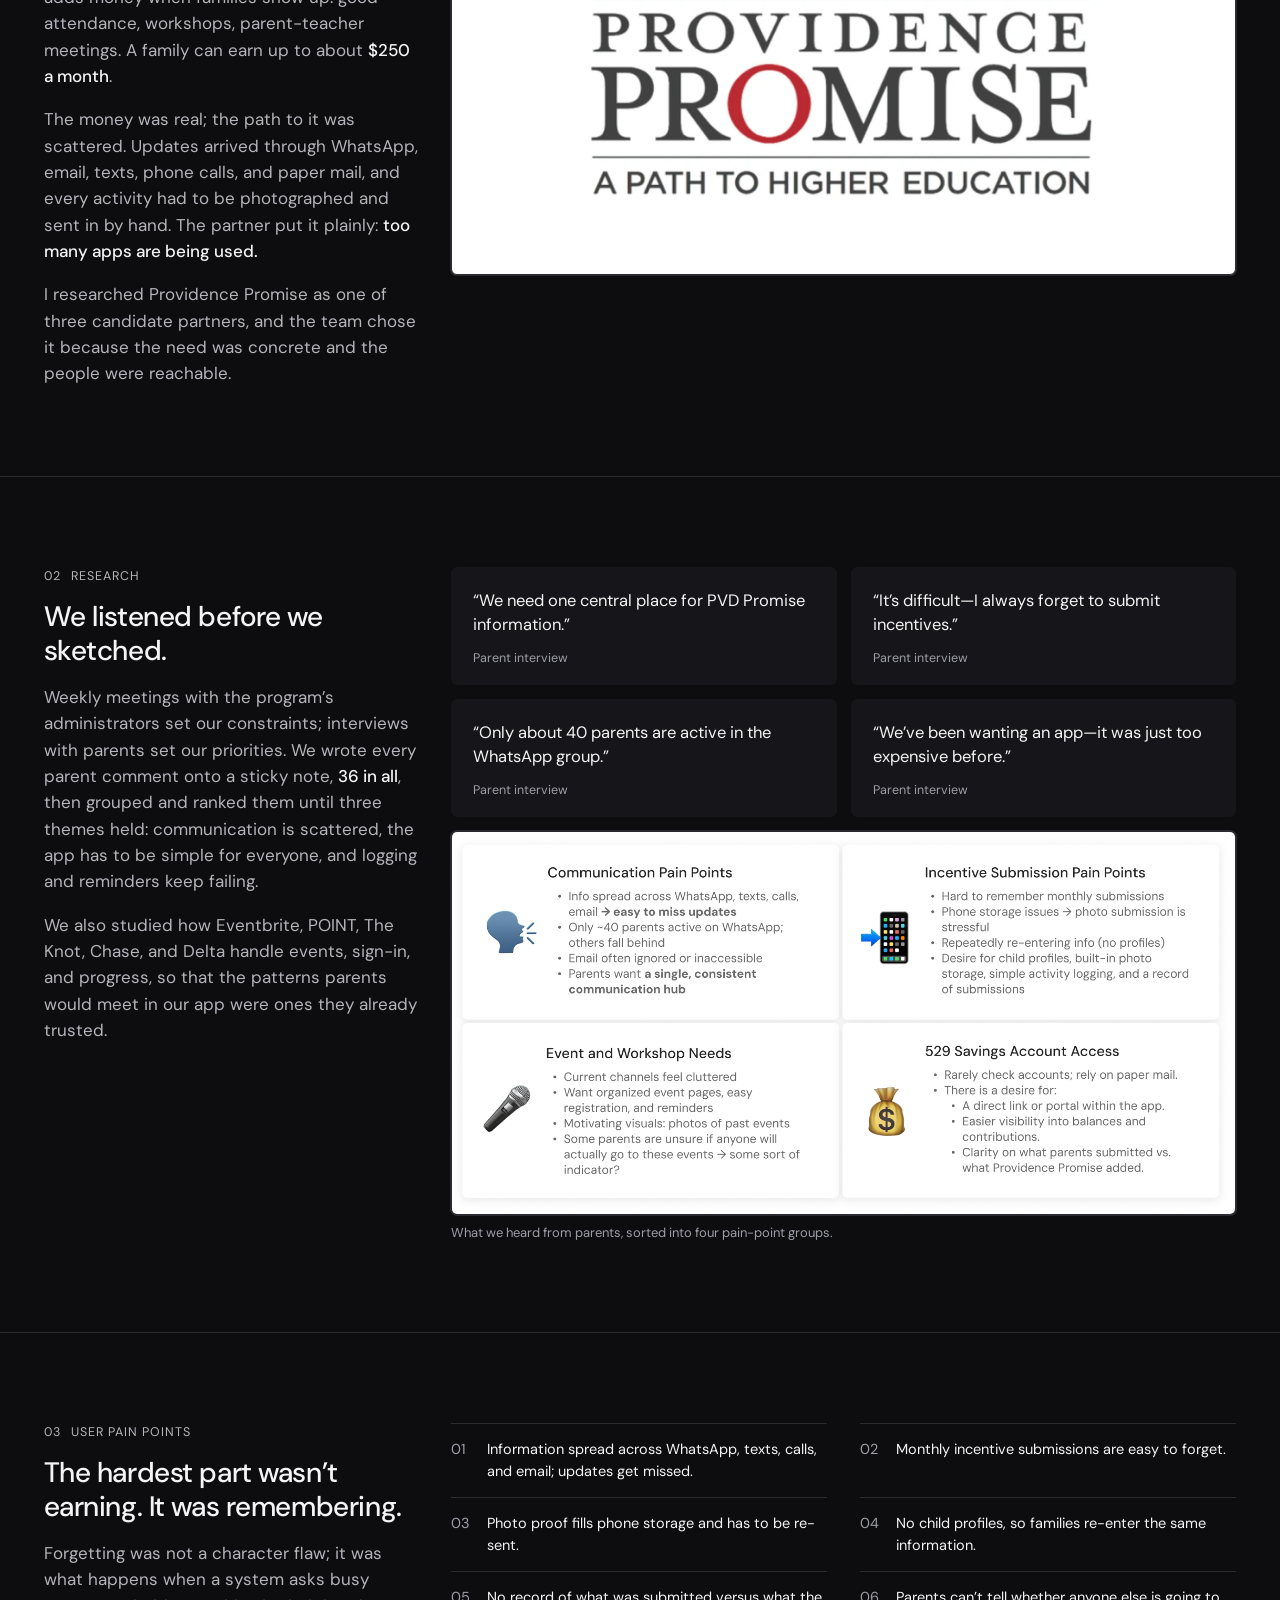
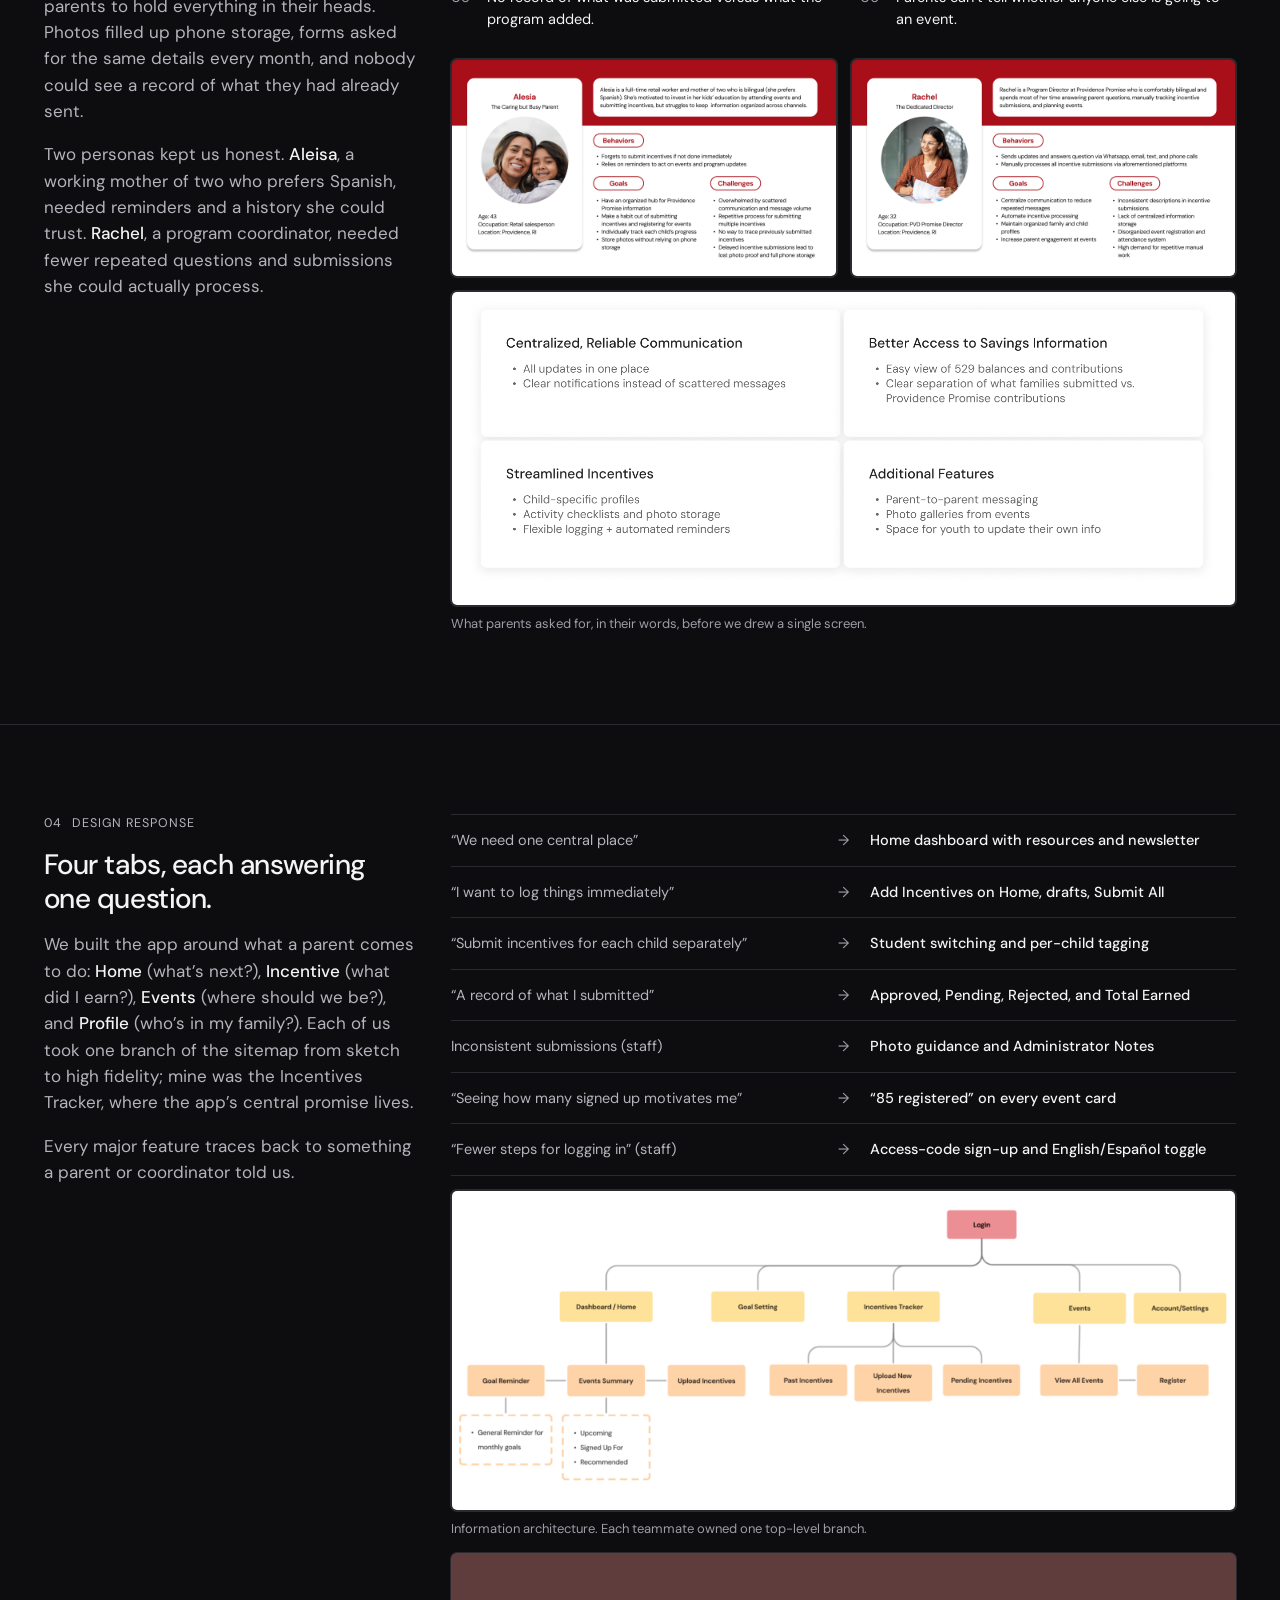
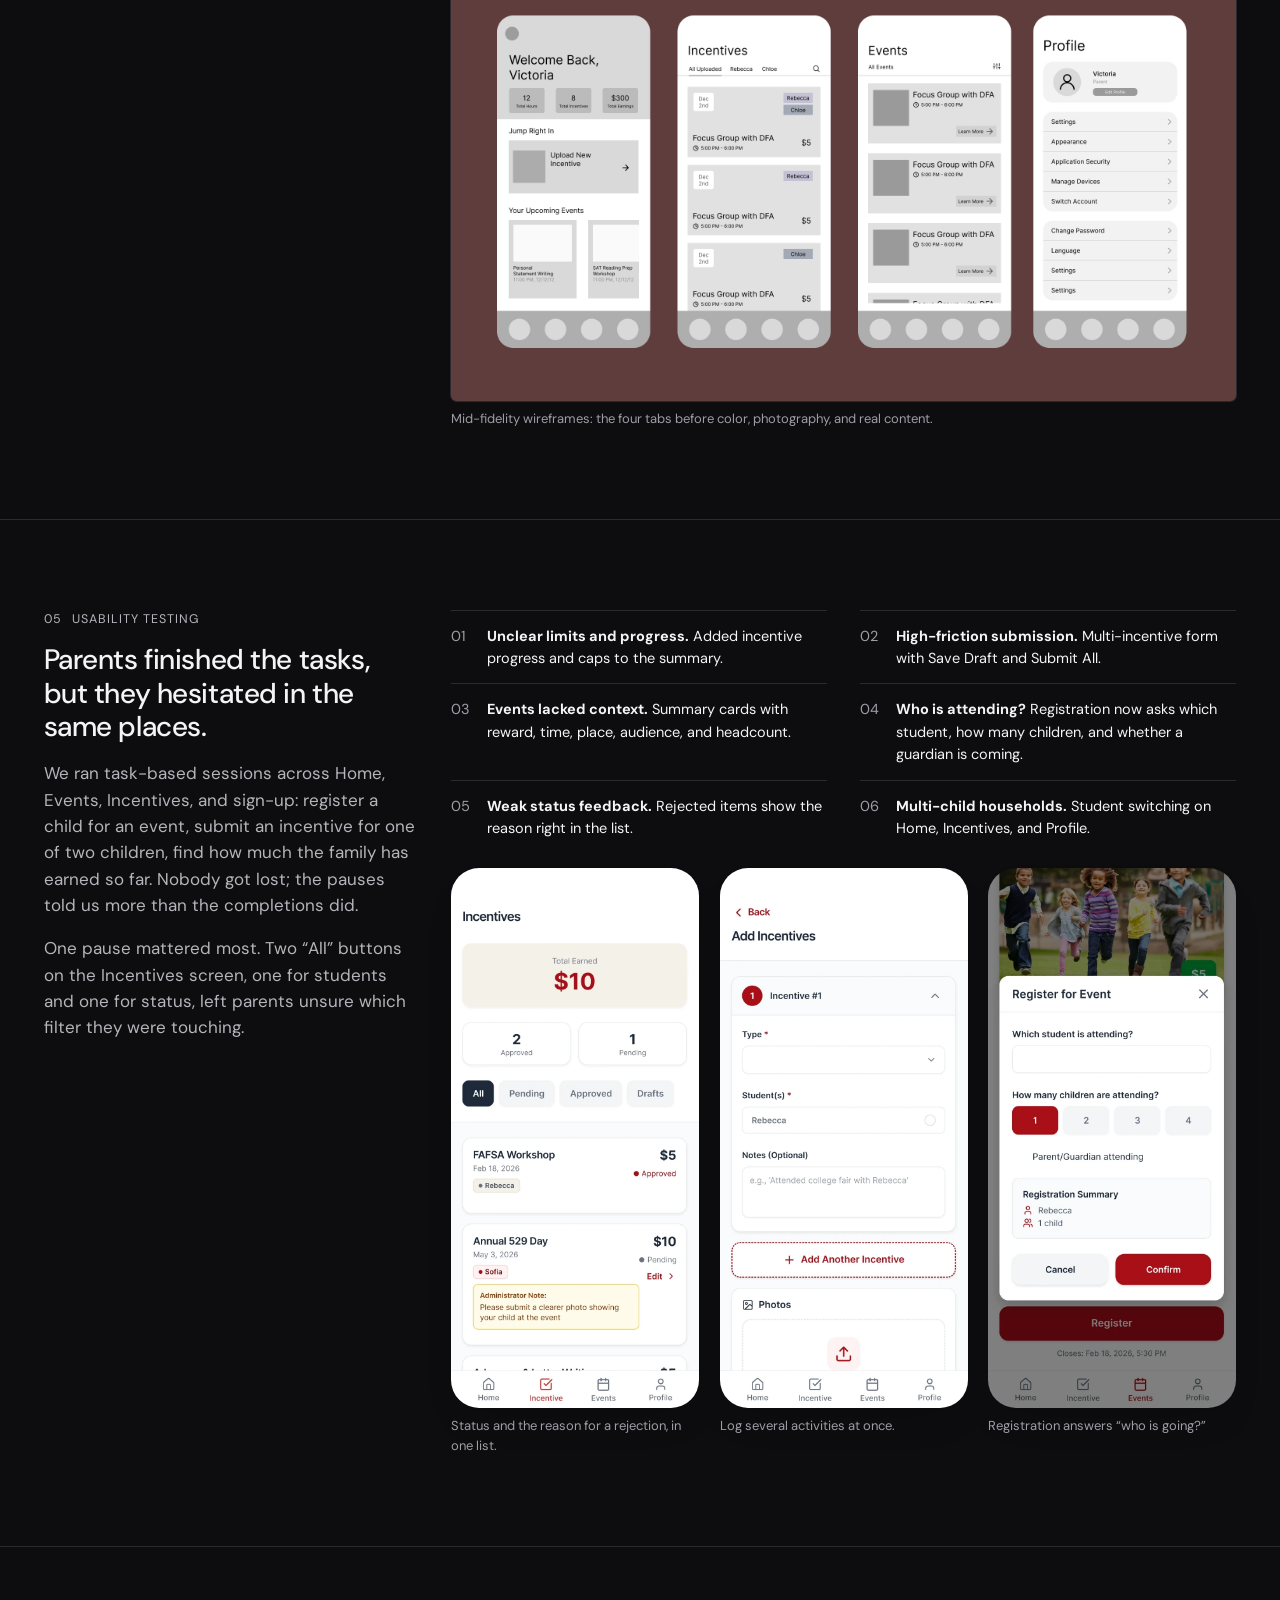
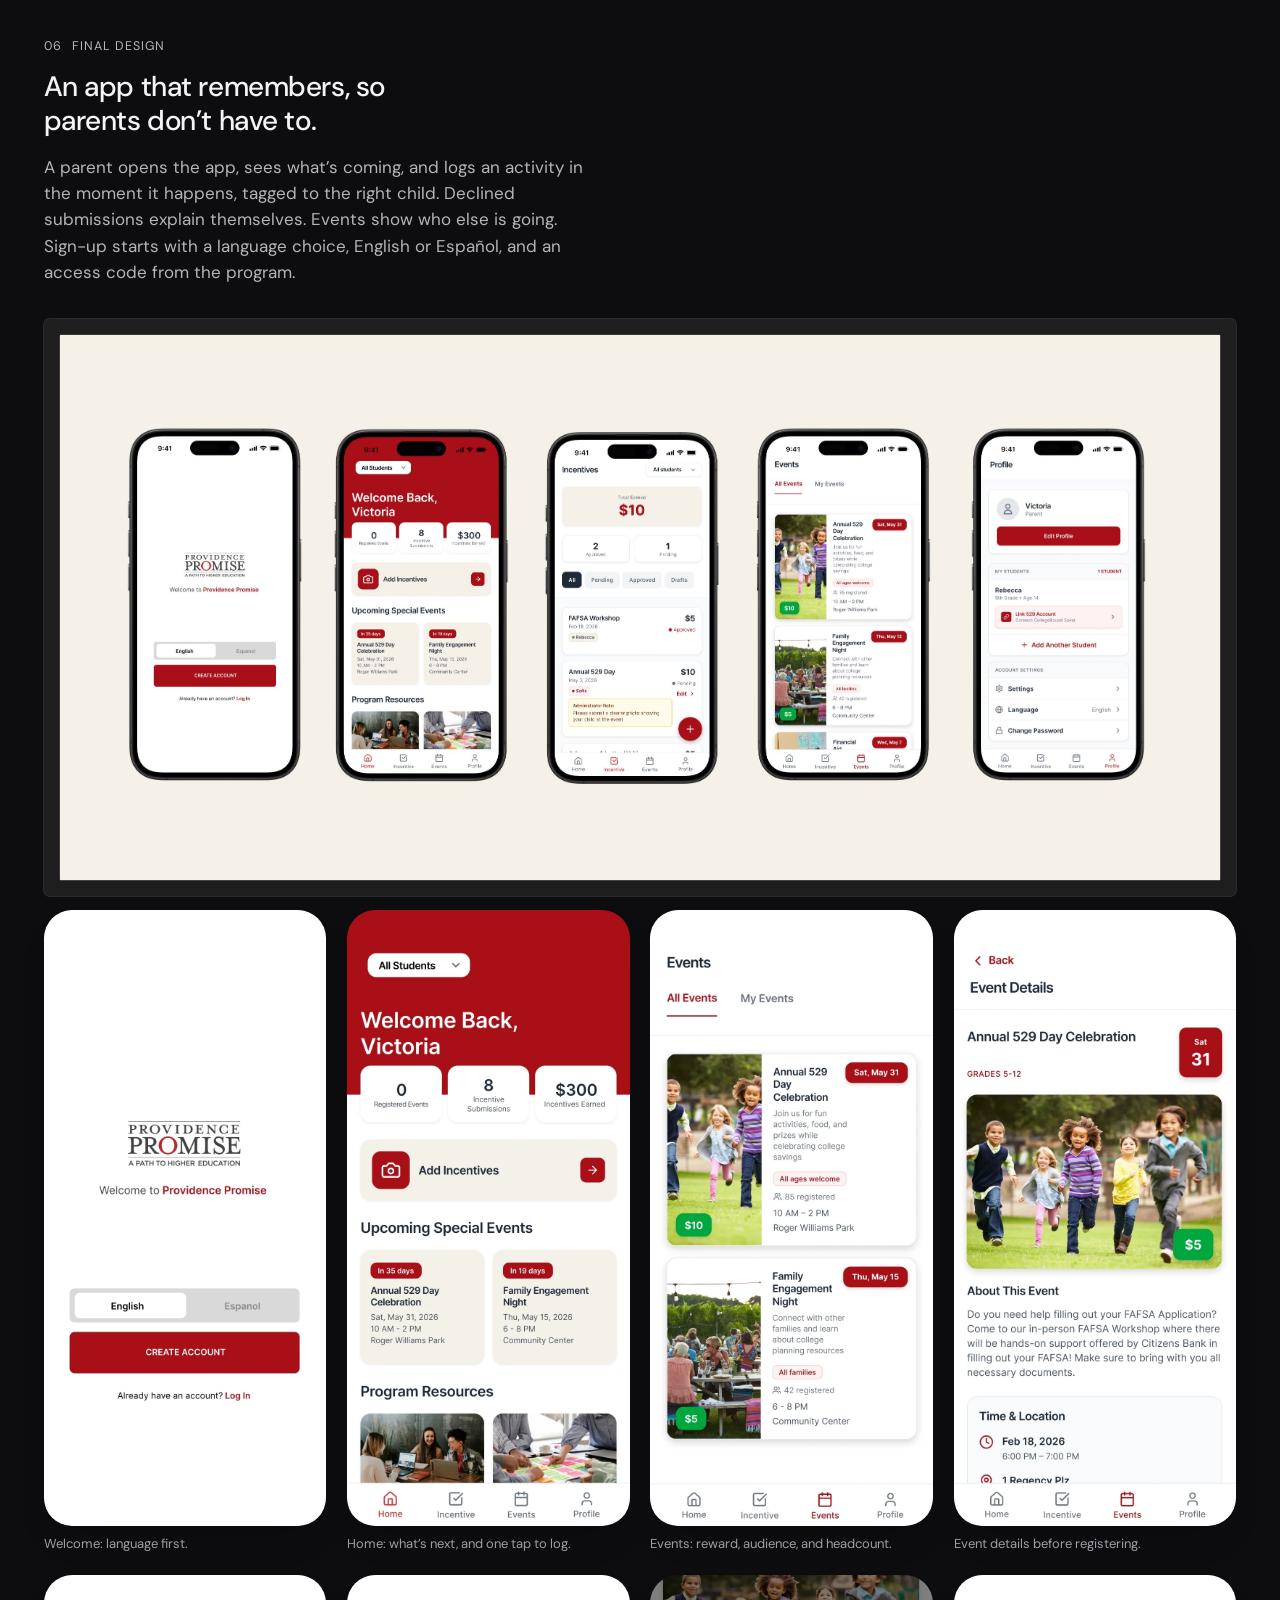
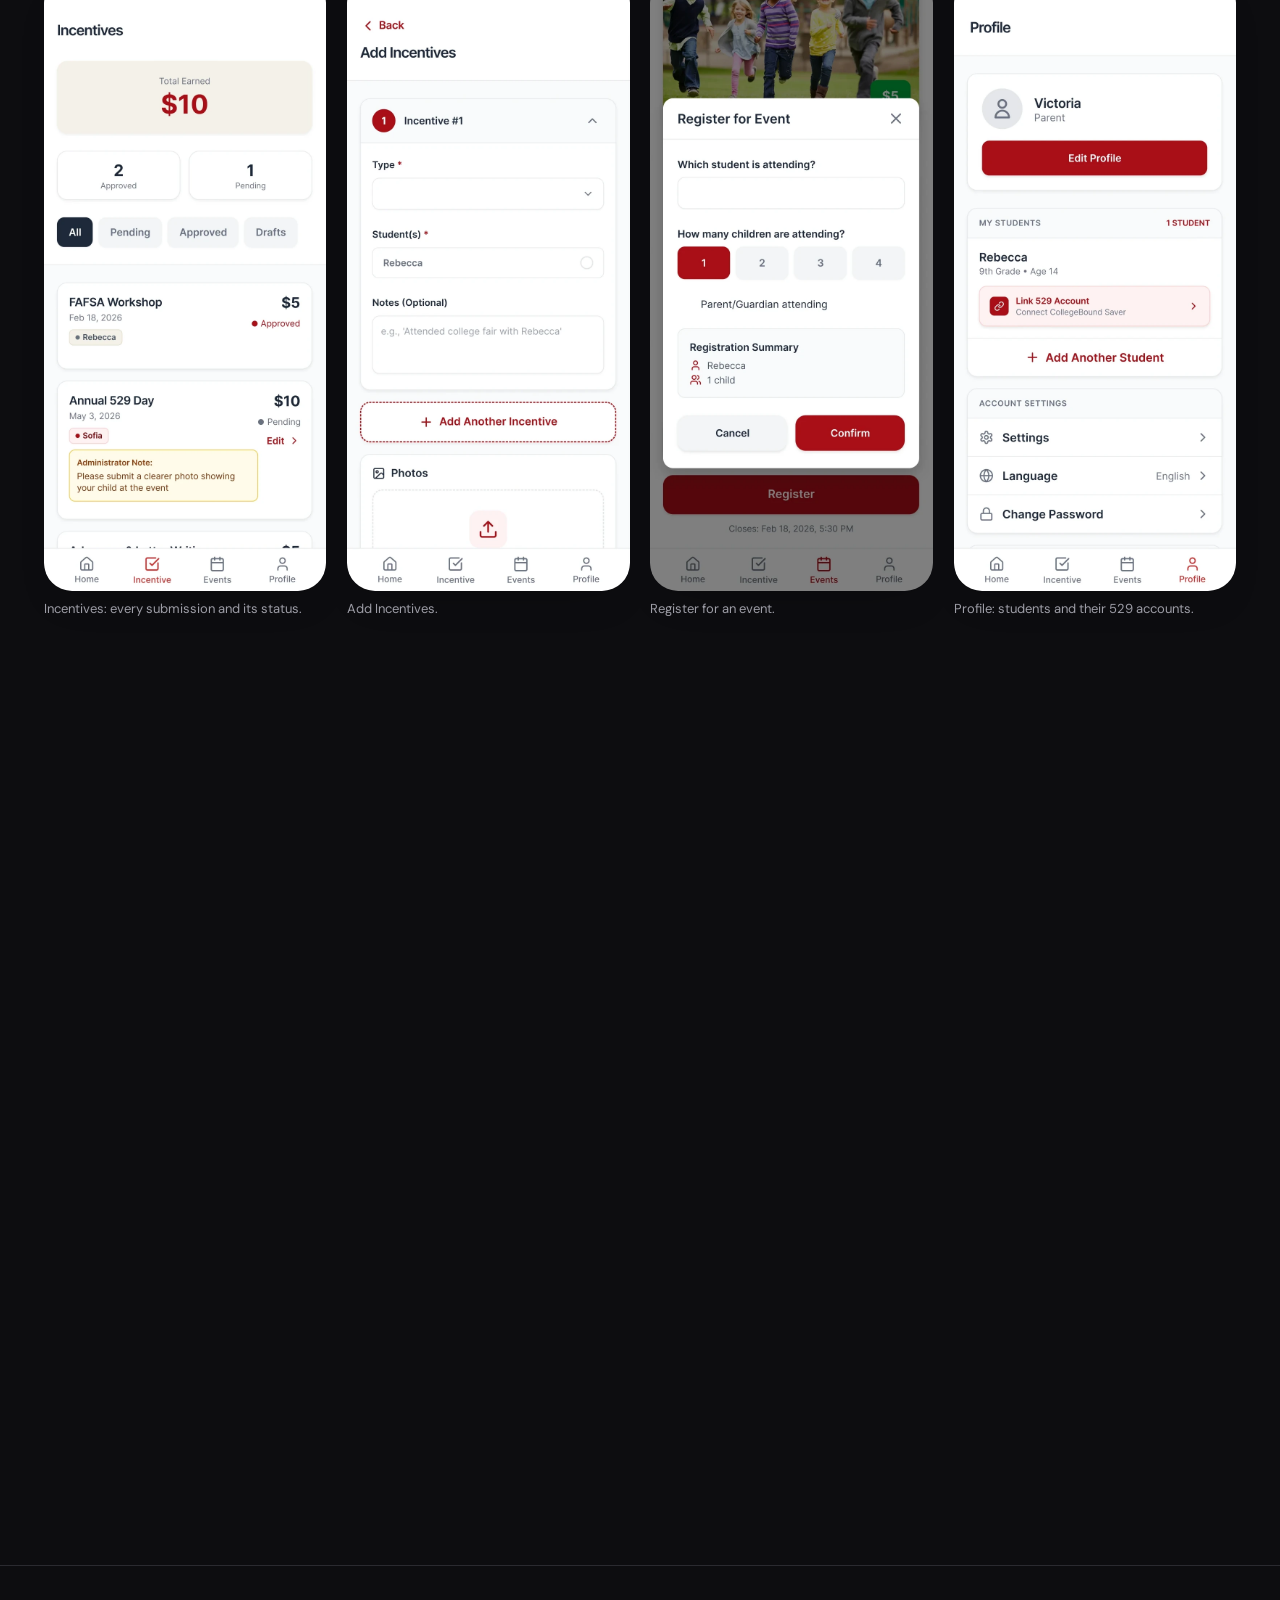
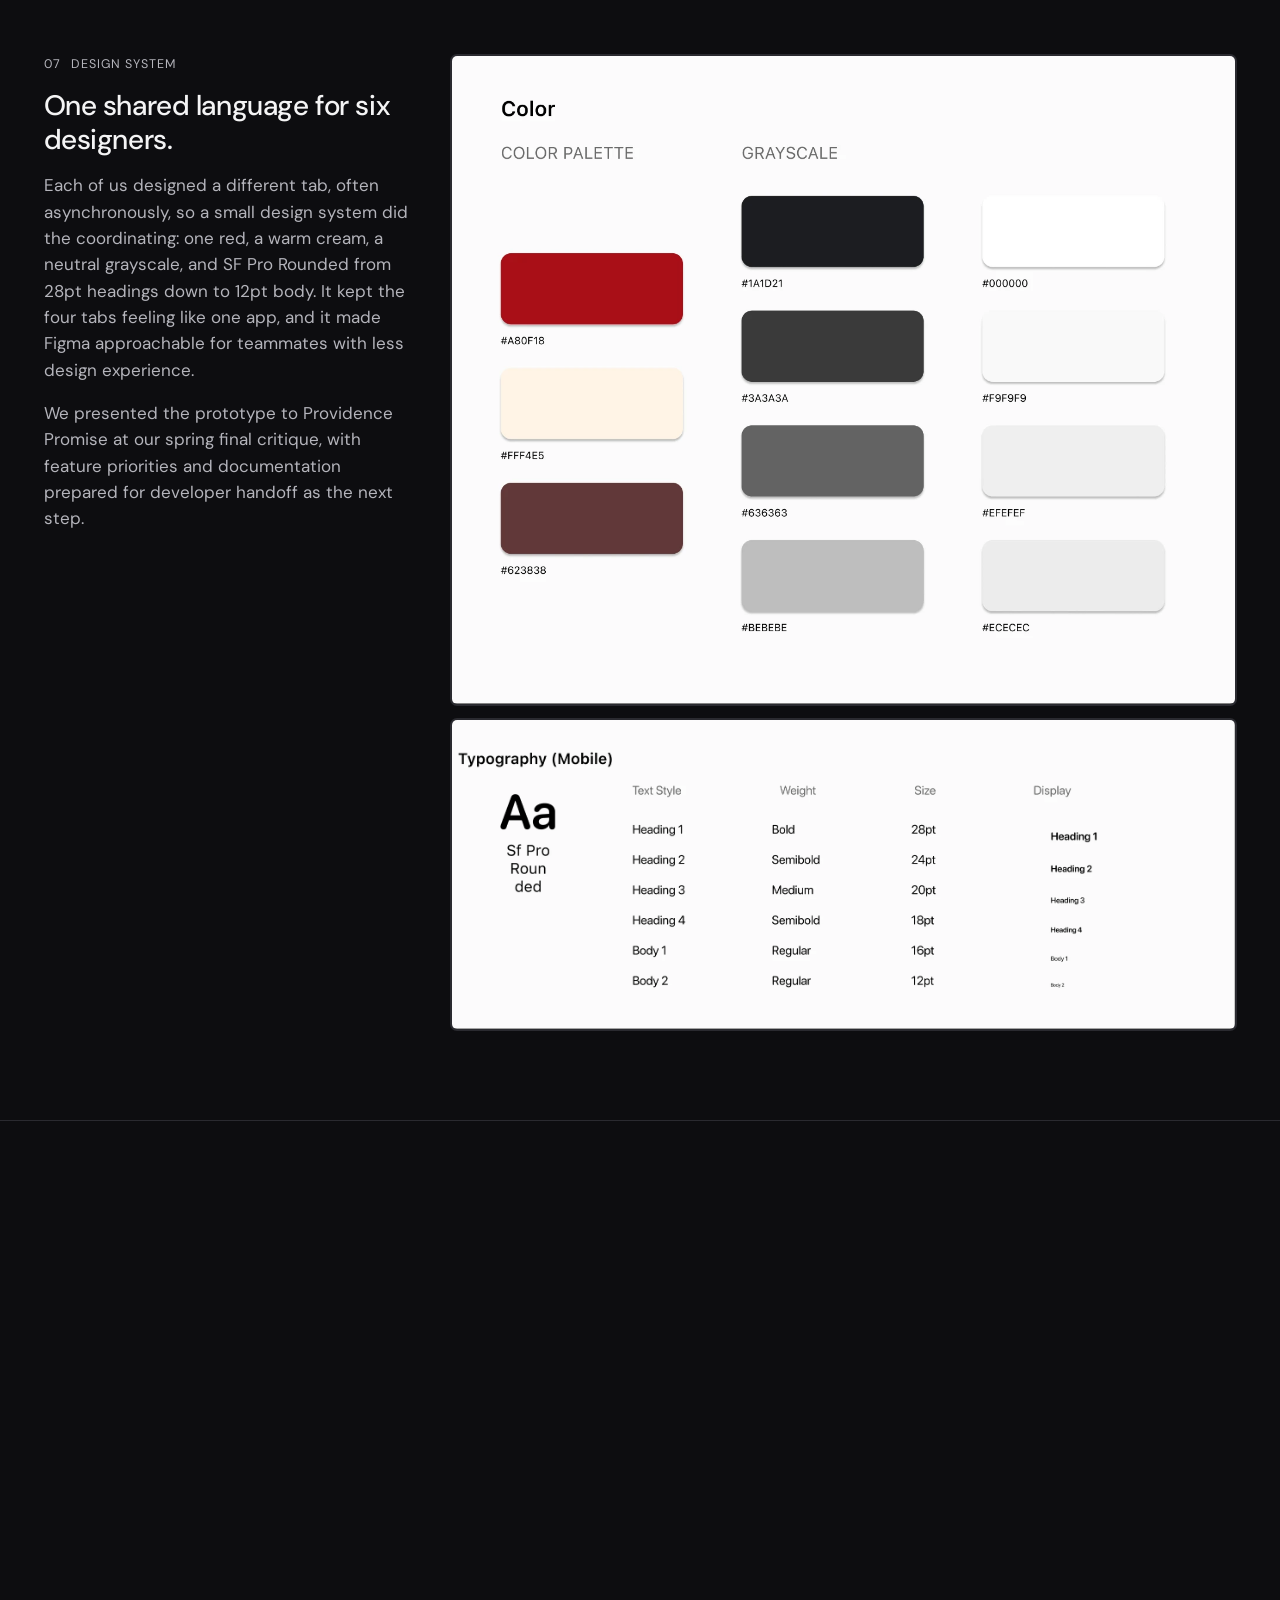
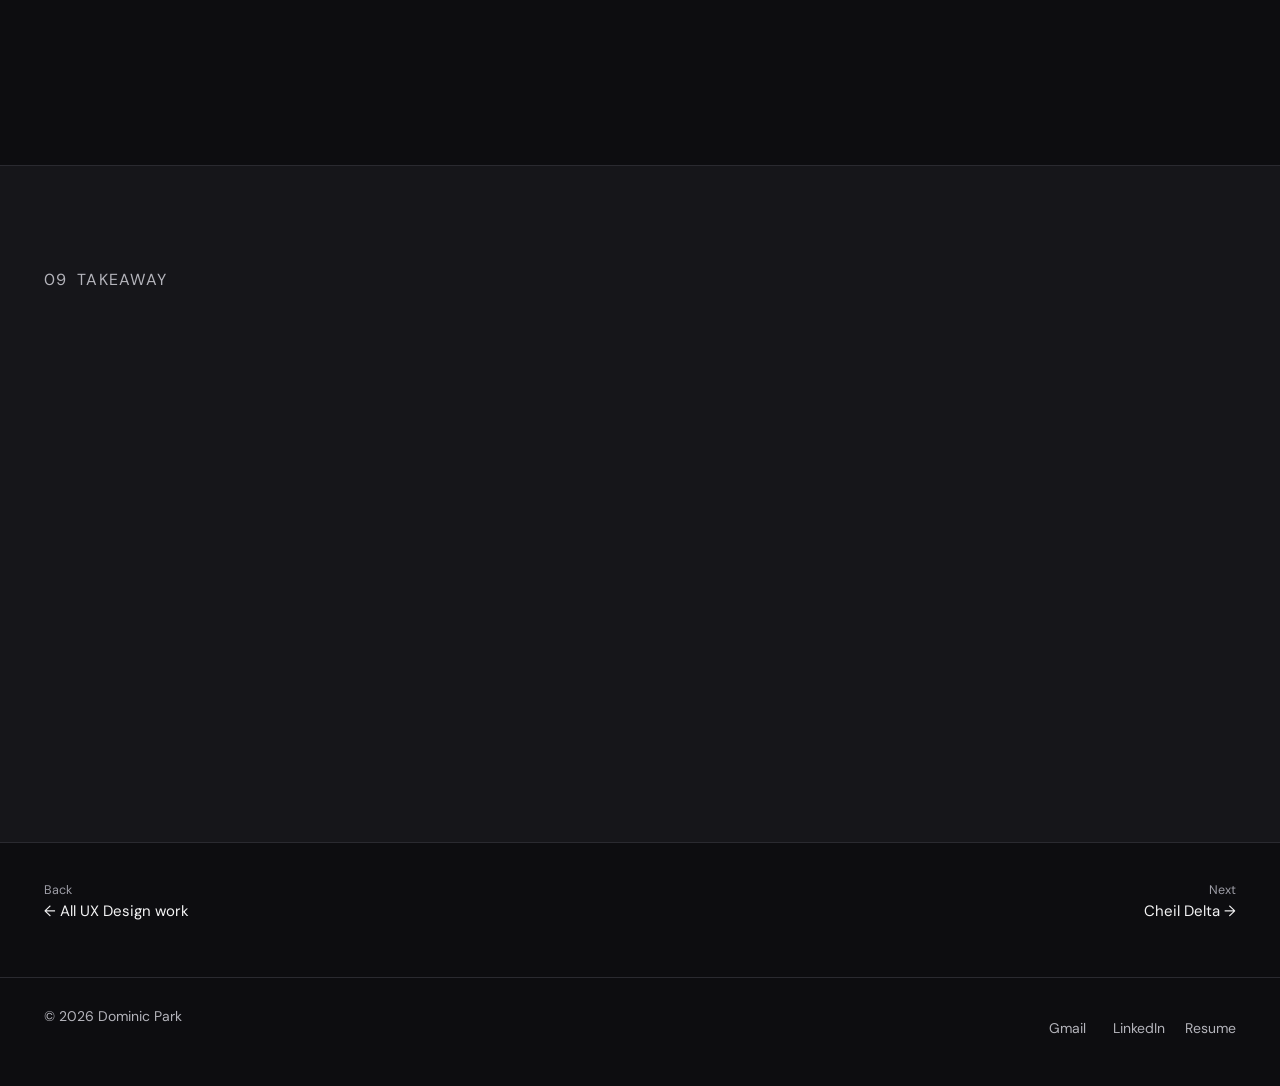
<file: work/providence-promise.html>
<!doctype html>
<html lang="en" data-fixed="ux">
<head>
  <meta charset="utf-8">
  <meta name="viewport" content="width=device-width, initial-scale=1, viewport-fit=cover">
  <title>Providence Promise — Dominic Park</title>
  <meta name="description" content="A parent app for Providence Promise's college-savings and incentive program. UX research, information architecture, and usability testing with Design for America.">
  <script>/* Collection → theme, set before paint: UX Design = dark, Branding = light. */
  !function(h){var f=h.getAttribute('data-fixed'),p=null,s=null;try{p=new URLSearchParams(location.search).get('view')}catch(e){}if(p!=='ux'&&p!=='branding')p=null;try{s=localStorage.getItem('dp-view')}catch(e){}var v=f||p||s||'ux';try{localStorage.setItem('dp-view',v)}catch(e){}h.setAttribute('data-view',v);h.setAttribute('data-theme',v==='ux'?'dark':'light');var m=document.querySelector('meta[name=theme-color]')||document.head.appendChild(document.createElement('meta'));m.name='theme-color';m.content=v==='ux'?'#0d0d10':'#ffffff'}(document.documentElement)</script>
  <link rel="preconnect" href="https://fonts.googleapis.com">
  <link rel="preconnect" href="https://fonts.gstatic.com" crossorigin>
  <link href="https://fonts.googleapis.com/css2?family=DM+Sans:opsz,wght@9..40,300..600&display=swap" rel="stylesheet">
  <link rel="stylesheet" href="../css/style.css?v=31">
</head>
<body>
  <a class="skip-link" href="#main">Skip to content</a>

  <header class="site-header">
    <div class="site-header__inner">
      <a class="link" href="../index.html">Dominic Park</a>
      <p class="site-header__center">[UX Research, Mobile App, Usability Testing]</p>
      <nav class="site-header__right" aria-label="Page">
        <a class="link" href="../index.html"><span class="arrow arrow--l" aria-hidden="true">←</span> Back to Home</a>
      </nav>
    </div>
  </header>

  <main id="main">
    <section class="cs-hero">
      <h1 class="cs-hero__title reveal">Providence Promise</h1>
      <p class="cs-hero__lede reveal">One place for families to track what they’ve earned toward their child’s college savings, instead of five.</p>
      <figure class="cs-hero__media reveal">
        <img class="cover" src="../assets/pp/hero-volunteering.jpg" alt="In a community classroom where students do homework with a volunteer, a hand holds a phone open to the Providence Promise home screen: Welcome Back, Alexia, with 12 registered events, 8 incentive submissions, $300 earned, and upcoming special events">
      </figure>
    </section>

    <dl class="facts reveal">
      <div><dt>Role</dt><dd>UX Designer: partner research and the Incentives flow</dd></div>
      <div><dt>Duration</dt><dd>2 semesters (Oct 2025 – Apr 2026)</dd></div>
      <div><dt>Team</dt><dd>6 designers, Design for America (Brown/RISD)</dd></div>
      <div><dt>Tools</dt><dd>Figma, FigJam, Figma Make</dd></div>
    </dl>

    <nav class="toc" aria-label="On this page"><div class="toc__inner">
      <a class="link" href="#problem">Problem</a>
      <a class="link" href="#research">Research</a>
      <a class="link" href="#pain">User pain points</a>
      <a class="link" href="#design">Design</a>
      <a class="link" href="#testing">Testing</a>
      <a class="link" href="#results">Final design</a>
      <a class="link" href="#system">Design system</a>
      <a class="link" href="#challenge">Challenge</a>
      <a class="link" href="#takeaway">Takeaway</a>
    </div>
    </nav>

    <section class="chapter" id="problem" aria-labelledby="h-problem">
      <div class="chapter__text reveal">
        <p class="chapter__label"><span>01</span> The problem</p>
        <h2 id="h-problem">The program worked. Everything around it didn’t.</h2>
        <p>Providence Promise opens a 529 college-savings account for every child in Providence’s public and charter schools, then adds money when families show up: good attendance, workshops, parent-teacher meetings. A family can earn up to about <strong>$250 a month</strong>.</p>
        <p>The money was real; the path to it was scattered. Updates arrived through WhatsApp, email, texts, phone calls, and paper mail, and every activity had to be photographed and sent in by hand. The partner put it plainly: <strong>too many apps are being used.</strong></p>
        <p>I researched Providence Promise as one of three candidate partners, and the team chose it because the need was concrete and the people were reachable.</p>
      </div>
      <div class="chapter__media">
        <div class="stats reveal">
          <div class="stat"><b>700</b><span>families enrolled</span></div>
          <div class="stat"><b>1,200</b><span>children with savings accounts</span></div>
          <div class="stat"><b>6</b><span>staff running the program</span></div>
          <div class="stat"><b>5+</b><span>channels families had to check</span></div>
        </div>
        <figure class="frame reveal" style="padding:clamp(24px,5vw,64px);background:#fff;border:1px solid var(--rule)">
          <img src="../assets/pp/providence-wordmark-hero.png" alt="Providence Promise wordmark: A path to higher education" loading="lazy" style="max-width:520px;margin:0 auto">
        </figure>
      </div>
    </section>

    <section class="chapter" id="research" aria-labelledby="h-research">
      <div class="chapter__text reveal">
        <p class="chapter__label"><span>02</span> Research</p>
        <h2 id="h-research">We listened before we sketched.</h2>
        <p>Weekly meetings with the program’s administrators set our constraints; interviews with parents set our priorities. We wrote every parent comment onto a sticky note, <strong>36 in all</strong>, then grouped and ranked them until three themes held: communication is scattered, the app has to be simple for everyone, and logging and reminders keep failing.</p>
        <p>We also studied how Eventbrite, POINT, The Knot, Chase, and Delta handle events, sign-in, and progress, so that the patterns parents would meet in our app were ones they already trusted.</p>
      </div>
      <div class="chapter__media">
        <div class="quotes">
          <blockquote class="quote reveal">“We need one central place for PVD Promise information.”<cite>Parent interview</cite></blockquote>
          <blockquote class="quote reveal">“It’s difficult—I always forget to submit incentives.”<cite>Parent interview</cite></blockquote>
          <blockquote class="quote reveal">“Only about 40 parents are active in the WhatsApp group.”<cite>Parent interview</cite></blockquote>
          <blockquote class="quote reveal">“We’ve been wanting an app—it was just too expensive before.”<cite>Parent interview</cite></blockquote>
        </div>
        <figure class="reveal">
          <img class="frame frame--line" src="../assets/live/pp-4.webp" alt="Affinity map summary: communication pain points, incentive submission pain points, event and workshop needs, and 529 savings account access" loading="lazy" data-zoom>
          <figcaption>What we heard from parents, sorted into four pain-point groups.</figcaption>
        </figure>
      </div>
    </section>

    <section class="chapter" id="pain" aria-labelledby="h-pain">
      <div class="chapter__text reveal">
        <p class="chapter__label"><span>03</span> User pain points</p>
        <h2 id="h-pain">The hardest part wasn’t earning. It was remembering.</h2>
        <p>Forgetting was not a character flaw; it was what happens when a system asks busy parents to hold everything in their heads. Photos filled up phone storage, forms asked for the same details every month, and nobody could see a record of what they had already sent.</p>
        <p>Two personas kept us honest. <strong>Aleisa</strong>, a working mother of two who prefers Spanish, needed reminders and a history she could trust. <strong>Rachel</strong>, a program coordinator, needed fewer repeated questions and submissions she could actually process.</p>
      </div>
      <div class="chapter__media">
        <ul class="findings reveal" aria-label="Pain points">
          <li>Information spread across WhatsApp, texts, calls, and email; updates get missed.</li>
          <li>Monthly incentive submissions are easy to forget.</li>
          <li>Photo proof fills phone storage and has to be re-sent.</li>
          <li>No child profiles, so families re-enter the same information.</li>
          <li>No record of what was submitted versus what the program added.</li>
          <li>Parents can’t tell whether anyone else is going to an event.</li>
        </ul>
        <div class="grid-2 reveal">
          <figure><img class="frame frame--line" src="../assets/pp/slide-persona-1.jpg" alt="Persona: Alesia, the caring but busy parent, 43, retail salesperson in Providence, with behaviors, goals, and challenges" loading="lazy" data-zoom></figure>
          <figure><img class="frame frame--line" src="../assets/pp/slide-persona-2.jpg" alt="Persona: Rachel, the dedicated director, 32, with behaviors, goals, and challenges" loading="lazy" data-zoom></figure>
        </div>
        <figure class="reveal">
          <img class="frame frame--line" src="../assets/live/pp-5.webp" alt="What parents want in a new platform: centralized communication, access to savings information, streamlined incentives, and additional features" loading="lazy" data-zoom>
          <figcaption>What parents asked for, in their words, before we drew a single screen.</figcaption>
        </figure>
      </div>
    </section>

    <section class="chapter" id="design" aria-labelledby="h-design">
      <div class="chapter__text reveal">
        <p class="chapter__label"><span>04</span> Design response</p>
        <h2 id="h-design">Four tabs, each answering one question.</h2>
        <p>We built the app around what a parent comes to do: <strong>Home</strong> (what’s next?), <strong>Incentive</strong> (what did I earn?), <strong>Events</strong> (where should we be?), and <strong>Profile</strong> (who’s in my family?). Each of us took one branch of the sitemap from sketch to high fidelity; mine was the Incentives Tracker, where the app’s central promise lives.</p>
        <p>Every major feature traces back to something a parent or coordinator told us.</p>
      </div>
      <div class="chapter__media">
        <ul class="map-list reveal" aria-label="Research finding mapped to feature">
          <li><span class="from">“We need one central place”</span><span class="via" aria-hidden="true">→</span><span class="to">Home dashboard with resources and newsletter</span></li>
          <li><span class="from">“I want to log things immediately”</span><span class="via" aria-hidden="true">→</span><span class="to">Add Incentives on Home, drafts, Submit All</span></li>
          <li><span class="from">“Submit incentives for each child separately”</span><span class="via" aria-hidden="true">→</span><span class="to">Student switching and per-child tagging</span></li>
          <li><span class="from">“A record of what I submitted”</span><span class="via" aria-hidden="true">→</span><span class="to">Approved, Pending, Rejected, and Total Earned</span></li>
          <li><span class="from">Inconsistent submissions (staff)</span><span class="via" aria-hidden="true">→</span><span class="to">Photo guidance and Administrator Notes</span></li>
          <li><span class="from">“Seeing how many signed up motivates me”</span><span class="via" aria-hidden="true">→</span><span class="to">“85 registered” on every event card</span></li>
          <li><span class="from">“Fewer steps for logging in” (staff)</span><span class="via" aria-hidden="true">→</span><span class="to">Access-code sign-up and English/Español toggle</span></li>
        </ul>
        <figure class="reveal">
          <img class="frame frame--line" src="../assets/pp/information-architecture-diagram.png" alt="Sitemap: Login leads to Dashboard, Goal Setting, Incentives Tracker, Events, and Account Settings, each with sub-pages" loading="lazy" data-zoom>
          <figcaption>Information architecture. Each teammate owned one top-level branch.</figcaption>
        </figure>
        <figure class="reveal">
          <img class="frame" src="../assets/pp/midfi.jpg" alt="Medium-fidelity grayscale wireframes of the Home, Incentives, Events, and Profile screens" loading="lazy" data-zoom>
          <figcaption>Mid-fidelity wireframes: the four tabs before color, photography, and real content.</figcaption>
        </figure>
      </div>
    </section>

    <section class="chapter" id="testing" aria-labelledby="h-testing">
      <div class="chapter__text reveal">
        <p class="chapter__label"><span>05</span> Usability testing</p>
        <h2 id="h-testing">Parents finished the tasks, but they hesitated in the same places.</h2>
        <p>We ran task-based sessions across Home, Events, Incentives, and sign-up: register a child for an event, submit an incentive for one of two children, find how much the family has earned so far. Nobody got lost; the pauses told us more than the completions did.</p>
        <p>One pause mattered most. Two “All” buttons on the Incentives screen, one for students and one for status, left parents unsure which filter they were touching.</p>
      </div>
      <div class="chapter__media">
        <ul class="findings reveal" aria-label="Changes made after testing">
          <li><strong>Unclear limits and progress.</strong> Added incentive progress and caps to the summary.</li>
          <li><strong>High-friction submission.</strong> Multi-incentive form with Save Draft and Submit All.</li>
          <li><strong>Events lacked context.</strong> Summary cards with reward, time, place, audience, and headcount.</li>
          <li><strong>Who is attending?</strong> Registration now asks which student, how many children, and whether a guardian is coming.</li>
          <li><strong>Weak status feedback.</strong> Rejected items show the reason right in the list.</li>
          <li><strong>Multi-child households.</strong> Student switching on Home, Incentives, and Profile.</li>
        </ul>
        <div class="screens reveal">
          <figure><div class="screen"><img src="../assets/pp/ui-incentives.webp" alt="Incentives screen: $10 total earned, 2 approved and 1 pending, filter tabs, and an administrator note asking for a clearer photo" loading="lazy" data-zoom></div><figcaption>Status and the reason for a rejection, in one list.</figcaption></figure>
          <figure><div class="screen"><img src="../assets/pp/ui-add.webp" alt="Add Incentives form with type, student, notes, Add Another Incentive, and photo upload" loading="lazy" data-zoom></div><figcaption>Log several activities at once.</figcaption></figure>
          <figure><div class="screen"><img src="../assets/pp/ui-register.webp" alt="Register for Event sheet asking which student is attending, how many children, whether a guardian is attending, with a registration summary" loading="lazy" data-zoom></div><figcaption>Registration answers “who is going?”</figcaption></figure>
        </div>
      </div>
    </section>

    <section class="chapter chapter--solo" id="results" aria-labelledby="h-results">
      <div class="chapter__text reveal">
        <p class="chapter__label"><span>06</span> Final design</p>
        <h2 id="h-results">An app that remembers, so parents don’t have to.</h2>
        <p>A parent opens the app, sees what’s coming, and logs an activity in the moment it happens, tagged to the right child. Declined submissions explain themselves. Events show who else is going. Sign-up starts with a language choice, English or Español, and an access code from the program.</p>
      </div>
      <div class="chapter__media">
        <figure class="reveal">
          <img class="frame" src="../assets/pp/final-lineup.jpg" alt="The five final screens side by side in phone frames: Welcome, Home, Incentives, Events, and Profile" data-zoom>
        </figure>
        <div class="screens screens--4 reveal">
          <figure><div class="screen"><img src="../assets/pp/ui-login.webp" alt="Welcome screen with the Providence Promise logo, an English and Español toggle, Create Account, and Log In" loading="lazy" data-zoom></div><figcaption>Welcome: language first.</figcaption></figure>
          <figure><div class="screen"><img src="../assets/pp/ui-home.webp" alt="Home: Welcome Back, Victoria, with a student switcher, stats, Add Incentives, upcoming special events, and program resources" loading="lazy" data-zoom></div><figcaption>Home: what’s next, and one tap to log.</figcaption></figure>
          <figure><div class="screen"><img src="../assets/pp/ui-events.webp" alt="Events list with event cards showing photo, reward, date, audience, and number registered" loading="lazy" data-zoom></div><figcaption>Events: reward, audience, and headcount.</figcaption></figure>
          <figure><div class="screen"><img src="../assets/pp/ui-event-detail.webp" alt="Event details for the Annual 529 Day Celebration with photo, description, time, and location" loading="lazy" data-zoom></div><figcaption>Event details before registering.</figcaption></figure>
          <figure><div class="screen"><img src="../assets/pp/ui-incentives.webp" alt="Incentives screen with total earned, approved and pending counts, and submissions" loading="lazy" data-zoom></div><figcaption>Incentives: every submission and its status.</figcaption></figure>
          <figure><div class="screen"><img src="../assets/pp/ui-add.webp" alt="Add Incentives form" loading="lazy" data-zoom></div><figcaption>Add Incentives.</figcaption></figure>
          <figure><div class="screen"><img src="../assets/pp/ui-register.webp" alt="Register for Event sheet" loading="lazy" data-zoom></div><figcaption>Register for an event.</figcaption></figure>
          <figure><div class="screen"><img src="../assets/pp/ui-profile.webp" alt="Profile with the parent, a student with a Link 529 Account prompt, Add Another Student, and account settings" loading="lazy" data-zoom></div><figcaption>Profile: students and their 529 accounts.</figcaption></figure>
        </div>
        <div class="grid-2 reveal" style="align-items:center">
          <div class="screen-stage">
            <div class="screen video-wrap">
              <video src="../assets/pp/prototype.mp4" poster="../assets/pp/ui-home.webp" muted loop playsinline preload="metadata" aria-label="Screen recording of the prototype: moving from Home to Incentives, adding two incentives, browsing events, and viewing the profile"></video>
              <button class="video-toggle" type="button">Play</button>
            </div>
          </div>
          <div>
            <p class="chapter__label">Prototype walkthrough</p>
            <p style="color:var(--ink-2);max-width:40ch">Recorded from the interactive Figma Make build we used for usability testing: Home to Incentives, two incentives submitted at once, then Events and Profile.</p>
          </div>
        </div>
      </div>
    </section>

    <section class="chapter" id="system" aria-labelledby="h-system">
      <div class="chapter__text reveal">
        <p class="chapter__label"><span>07</span> Design system</p>
        <h2 id="h-system">One shared language for six designers.</h2>
        <p>Each of us designed a different tab, often asynchronously, so a small design system did the coordinating: one red, a warm cream, a neutral grayscale, and SF Pro Rounded from 28pt headings down to 12pt body. It kept the four tabs feeling like one app, and it made Figma approachable for teammates with less design experience.</p>
        <p>We presented the prototype to Providence Promise at our spring final critique, with feature priorities and documentation prepared for developer handoff as the next step.</p>
      </div>
      <div class="chapter__media">
        <figure class="reveal"><img class="frame frame--line" src="../assets/pp/ds-color.webp" alt="Color palette: red #A80F18, cream #FFF4E5, brown #623838, and a grayscale from #1A1D21 to #F9F9F9" loading="lazy" data-zoom></figure>
        <figure class="reveal"><img class="frame frame--line" src="../assets/pp/ds-type.webp" alt="Typography: SF Pro Rounded, Heading 1 Bold 28pt through Body 2 Regular 12pt" loading="lazy" data-zoom></figure>
      </div>
    </section>

    <section class="chapter" id="challenge" aria-labelledby="h-challenge">
      <div class="chapter__text reveal">
        <p class="chapter__label"><span>08</span> Challenge</p>
        <h2 id="h-challenge">Six designers, four tabs, and one app that had to feel like one.</h2>
        <p>The biggest hurdle in the project, and how I got past it.</p>
      </div>
      <div class="chapter__media">
        <div class="challenge reveal">
          <div><h3>The hurdle</h3><p>Each of us owned a different branch of the sitemap and often worked asynchronously, and several teammates were newer to Figma. Left alone, four tabs would have become four apps, which is exactly the scattered experience parents were already living with.</p></div>
          <div><h3>How I got past it</h3><p>A small design system did the coordinating: one red, a warm cream, a neutral grayscale, and SF Pro Rounded from 28pt headings down to 12pt body. And when a stakeholder constraint and a parent’s need pulled in different directions, we agreed that the parent’s need would decide the flow.</p></div>
          <div><h3>What it taught me</h3><p>On a team, consistency is a decision you make early, not a cleanup pass at the end.</p></div>
        </div>
      </div>
    </section>

    <section class="takeaway" id="takeaway" aria-labelledby="h-take"><div class="takeaway__inner">
      <p class="chapter__label"><span>09</span> Takeaway</p>
      <h2 id="h-take" class="reveal">Where it succeeds: the parents who were falling behind.</h2>
      <p class="reveal">The WhatsApp group reached about 40 parents; the program serves 700 families. The distance between those two numbers is where this app does its real work. A parent who logs an activity the moment it happens is a parent who gets credited for it, and every dollar that arrives on time keeps growing in a child’s college fund. Is an app the whole answer to college access? No; but a single record a family can trust is what has to exist before they can believe the program is working for them.</p>
      <div class="impact">
        <div class="reveal"><h3>For families</h3><p>Fewer missed incentives, one record per child, and events they can see other parents attending.</p></div>
        <div class="reveal"><h3>For the six-person staff</h3><p>Standard submissions, rejection notes that explain themselves, and fewer repeated questions answered by hand.</p></div>
        <div class="reveal"><h3>What I learned</h3><p>Designing for a wide range of users means removing, not adding. Whenever a stakeholder constraint and a parent’s need pulled apart, the parent’s need decided the flow.</p></div>
      </div>
    </div>
    </section>

    <nav class="pager" aria-label="Project navigation">
      <a href="../index.html?view=ux"><small>Back</small><span class="arrow arrow--l" aria-hidden="true">←</span> All UX Design work</a>
      <a class="pager__next" href="cheil-delta.html"><small>Next</small>Cheil Delta <span class="arrow arrow--r" aria-hidden="true">→</span></a>
    </nav>
  </main>

  <footer class="site-footer">
    <div class="site-footer__inner">
    <span>© <span data-year>2026</span> Dominic Park</span>
    <nav aria-label="Contact">
      <a class="link" href="mailto:dominic.park.j@gmail.com">Gmail</a>
      <a class="link" href="https://www.linkedin.com/in/dominic-park-b2a814282/" target="_blank" rel="noopener">LinkedIn<span class="sr-only"> (opens in a new tab)</span></a>
      <a class="link" href="../Dominic-Park-Resume.pdf?v=2" target="_blank" rel="noopener">Resume<span class="sr-only"> (PDF, opens in a new tab)</span></a>
    </nav>
    </div>
  </footer>
  <script src="../js/main.js?v=31"></script>
  <script src="../js/assistant-kb.js?v=31"></script>
  <script src="../js/assistant-index.js?v=31"></script>
  <script src="../js/assistant.js?v=31"></script>
</body>
</html>
</file>
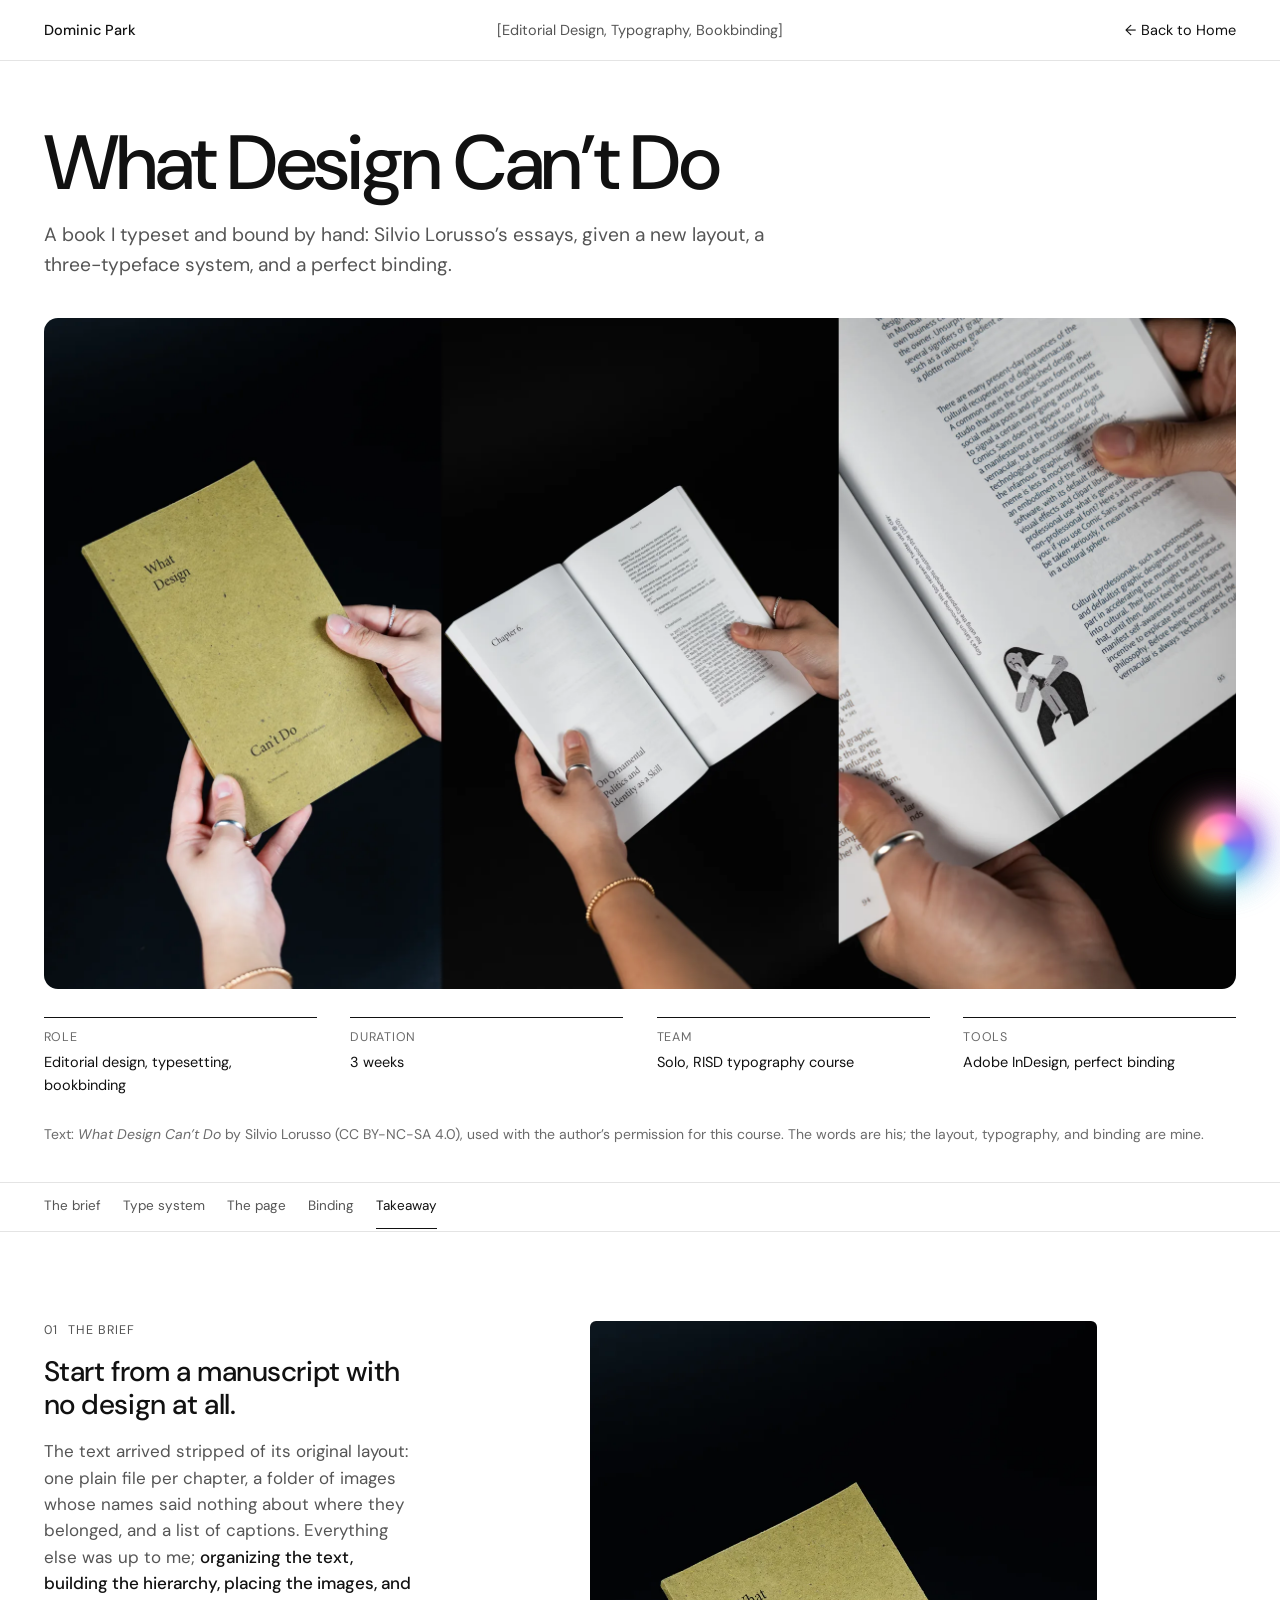
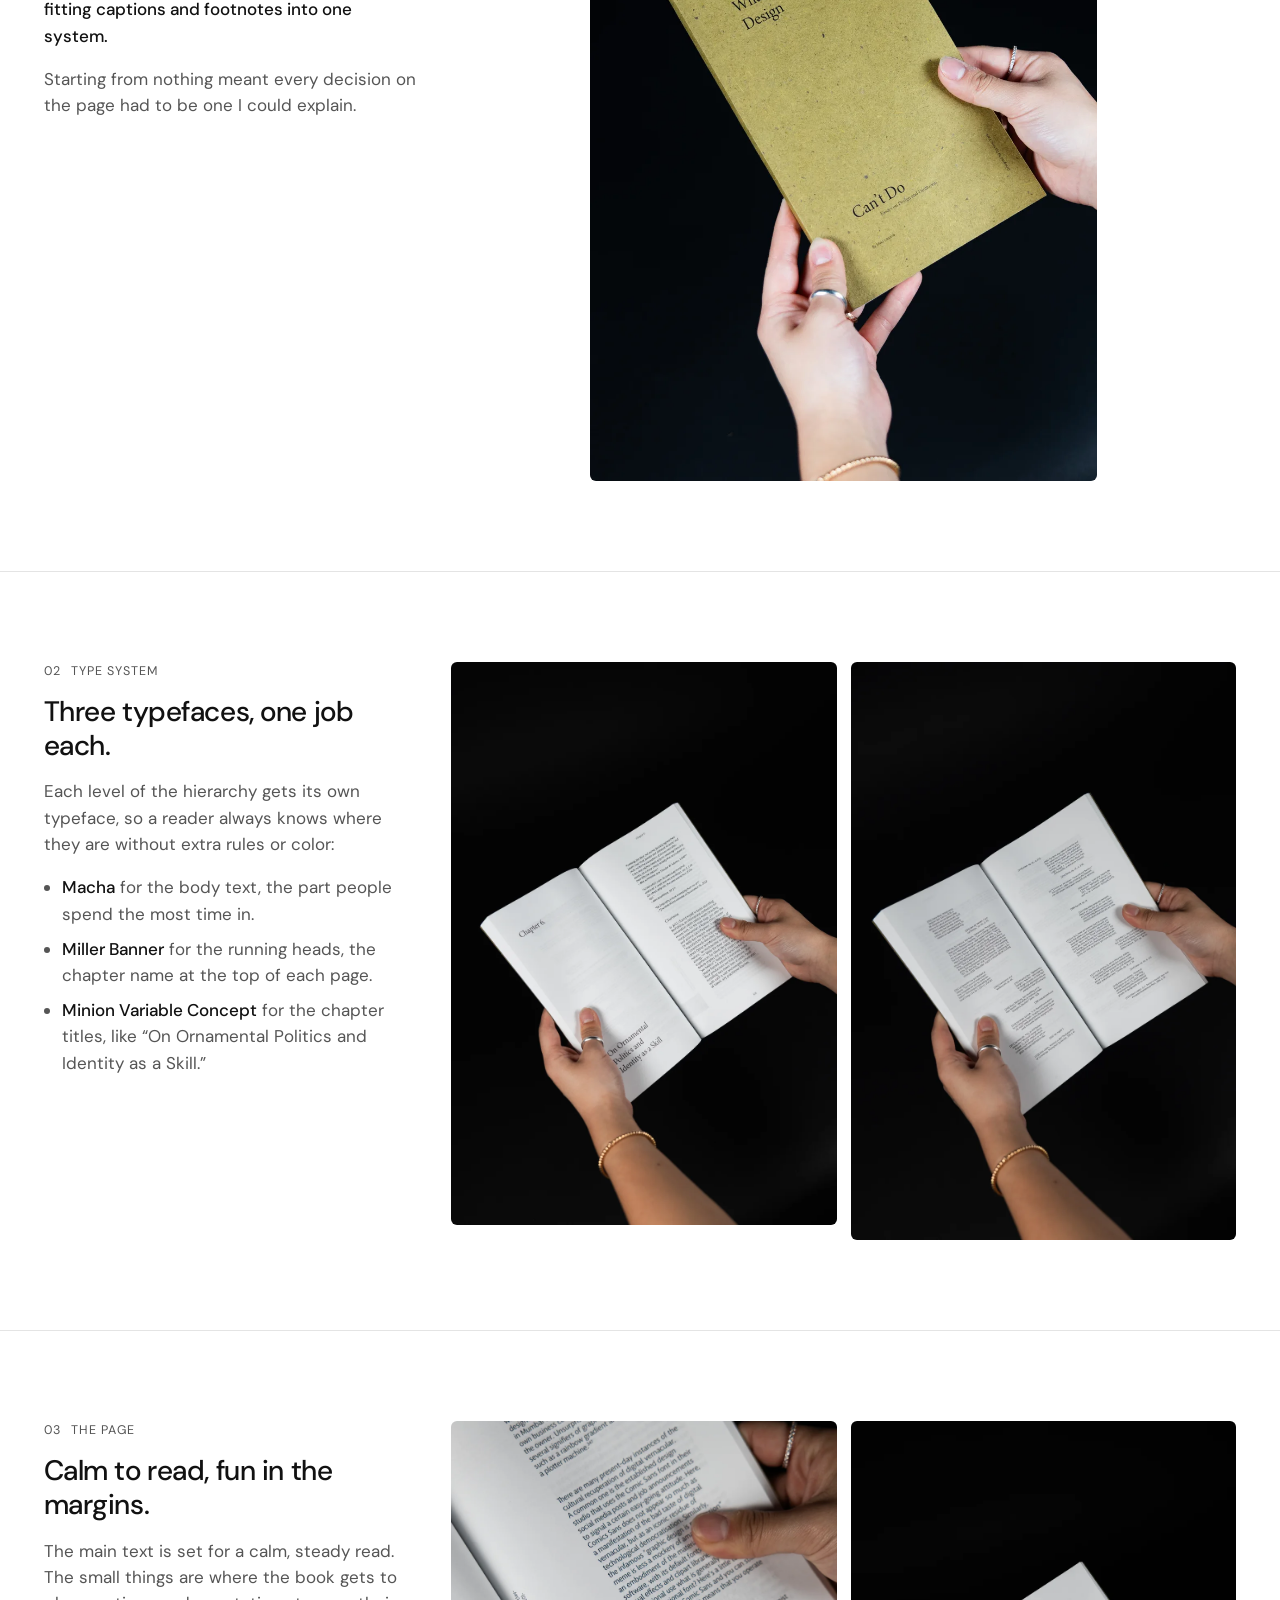
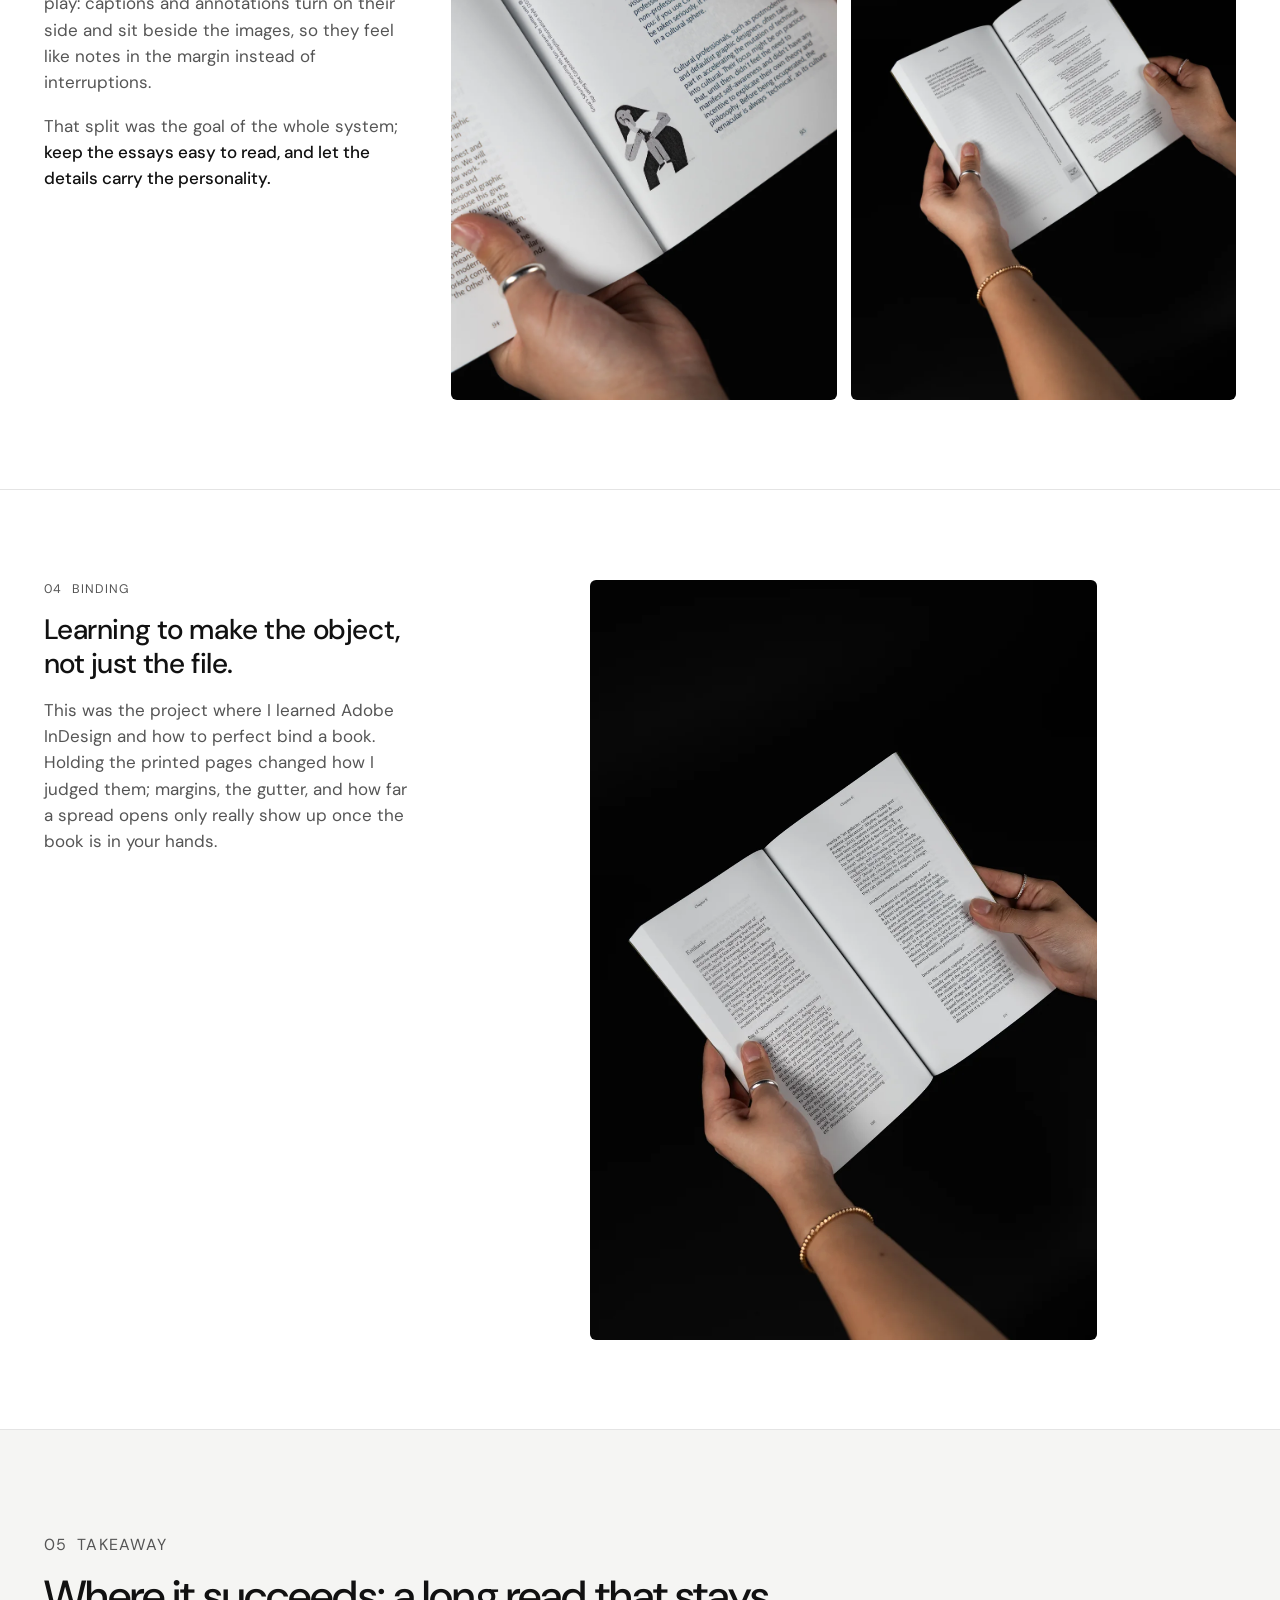
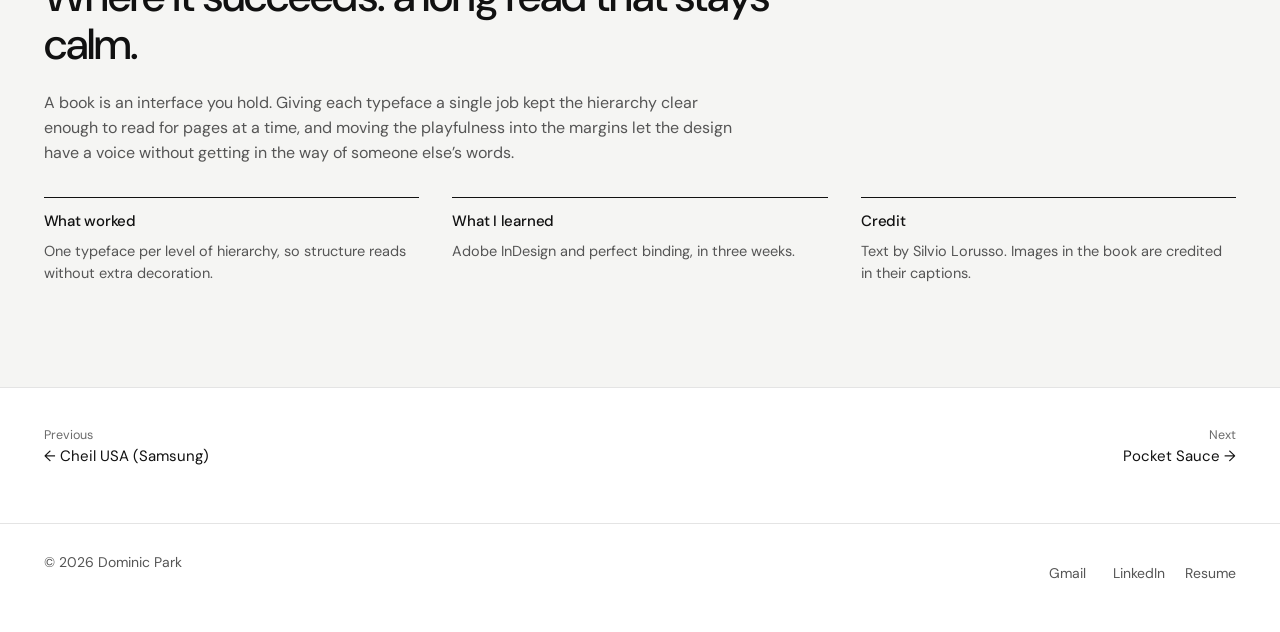
<file: work/what-design-cant-do.html>
<!doctype html>
<html lang="en" data-fixed="branding">
<head>
  <meta charset="utf-8">
  <meta name="viewport" content="width=device-width, initial-scale=1, viewport-fit=cover">
  <title>What Design Can’t Do — Dominic Park</title>
  <meta name="description" content="What Design Can’t Do: a book I typeset in InDesign and perfect bound by hand, from Silvio Lorusso’s text.">
  <script>/* Collection → theme, set before paint: UX Design = dark, Branding = light. */
  !function(h){var f=h.getAttribute('data-fixed'),p=null,s=null;try{p=new URLSearchParams(location.search).get('view')}catch(e){}if(p!=='ux'&&p!=='branding')p=null;try{s=localStorage.getItem('dp-view')}catch(e){}var v=f||p||s||'ux';try{localStorage.setItem('dp-view',v)}catch(e){}h.setAttribute('data-view',v);h.setAttribute('data-theme',v==='ux'?'dark':'light');var m=document.querySelector('meta[name=theme-color]')||document.head.appendChild(document.createElement('meta'));m.name='theme-color';m.content=v==='ux'?'#0d0d10':'#ffffff'}(document.documentElement)</script>
  <link rel="preconnect" href="https://fonts.googleapis.com">
  <link rel="preconnect" href="https://fonts.gstatic.com" crossorigin>
  <link href="https://fonts.googleapis.com/css2?family=DM+Sans:opsz,wght@9..40,300..600&display=swap" rel="stylesheet">
  <link rel="stylesheet" href="../css/style.css?v=31">
</head>
<body>
  <a class="skip-link" href="#main">Skip to content</a>

  <header class="site-header">
    <div class="site-header__inner">
      <a class="link" href="../index.html">Dominic Park</a>
      <p class="site-header__center">[Editorial Design, Typography, Bookbinding]</p>
      <nav class="site-header__right" aria-label="Page">
        <a class="link" href="../index.html?view=branding"><span class="arrow arrow--l" aria-hidden="true">←</span> Back to Home</a>
      </nav>
    </div>
  </header>

  <main id="main">
    <section class="cs-hero">
      <h1 class="cs-hero__title reveal">What Design Can’t Do</h1>
      <p class="cs-hero__lede reveal">A book I typeset and bound by hand: Silvio Lorusso’s essays, given a new layout, a three-typeface system, and a perfect binding.</p>
      <figure class="cs-hero__media reveal"><img class="cover" src="../assets/book/hero.webp" width="2400" height="1350" alt="Three views of the finished book on black: the olive cover reading What Design Can’t Do, an open spread with the Chapter 6 opener, and a close-up of a page with an illustration and a caption turned on its side"></figure>
    </section>

    <dl class="facts reveal">
      <div><dt>Role</dt><dd>Editorial design, typesetting, bookbinding</dd></div>
      <div><dt>Duration</dt><dd>3 weeks</dd></div>
      <div><dt>Team</dt><dd>Solo, RISD typography course</dd></div>
      <div><dt>Tools</dt><dd>Adobe InDesign, perfect binding</dd></div>
    </dl>
    <p class="credit reveal">Text: <cite>What Design Can’t Do</cite> by Silvio Lorusso (CC BY-NC-SA 4.0), used with the author’s permission for this course. The words are his; the layout, typography, and binding are mine.</p>

    <nav class="toc" aria-label="On this page"><div class="toc__inner">
      <a class="link" href="#brief">The brief</a>
      <a class="link" href="#type">Type system</a>
      <a class="link" href="#page">The page</a>
      <a class="link" href="#binding">Binding</a>
      <a class="link" href="#takeaway">Takeaway</a>
    </div>
    </nav>

    <section class="chapter" id="brief" aria-labelledby="h-brief">
      <div class="chapter__text reveal">
        <p class="chapter__label"><span>01</span> The brief</p>
        <h2 id="h-brief">Start from a manuscript with no design at all.</h2>
        <p>The text arrived stripped of its original layout: one plain file per chapter, a folder of images whose names said nothing about where they belonged, and a list of captions. Everything else was up to me; <strong>organizing the text, building the hierarchy, placing the images, and fitting captions and footnotes into one system.</strong></p>
        <p>Starting from nothing meant every decision on the page had to be one I could explain.</p>
      </div>
      <div class="chapter__media">
        <figure class="reveal"><img class="frame" src="../assets/book/cover.webp" width="933" height="1400" alt="Hands holding the finished book, an olive speckled cover with What Design Can’t Do set in a light serif" loading="lazy" data-zoom style="max-height:760px;width:auto;margin:0 auto"></figure>
      </div>
    </section>

    <section class="chapter" id="type" aria-labelledby="h-type">
      <div class="chapter__text reveal">
        <p class="chapter__label"><span>02</span> Type system</p>
        <h2 id="h-type">Three typefaces, one job each.</h2>
        <p>Each level of the hierarchy gets its own typeface, so a reader always knows where they are without extra rules or color:</p>
        <ul class="plain-list">
          <li><strong>Macha</strong> for the body text, the part people spend the most time in.</li>
          <li><strong>Miller Banner</strong> for the running heads, the chapter name at the top of each page.</li>
          <li><strong>Minion Variable Concept</strong> for the chapter titles, like “On Ornamental Politics and Identity as a Skill.”</li>
        </ul>
      </div>
      <div class="chapter__media">
        <div class="grid-2 reveal">
          <img class="frame" src="../assets/book/chapter-6.webp" width="959" height="1400" alt="The Chapter 6 opener: a mostly empty left page with the chapter title set large and low, facing the first page of text" loading="lazy" data-zoom>
          <img class="frame" src="../assets/book/spread-1.webp" width="933" height="1400" alt="An open spread of body text with epigraphs and footnotes" loading="lazy" data-zoom>
        </div>
      </div>
    </section>

    <section class="chapter" id="page" aria-labelledby="h-page">
      <div class="chapter__text reveal">
        <p class="chapter__label"><span>03</span> The page</p>
        <h2 id="h-page">Calm to read, fun in the margins.</h2>
        <p>The main text is set for a calm, steady read. The small things are where the book gets to play: captions and annotations turn on their side and sit beside the images, so they feel like notes in the margin instead of interruptions.</p>
        <p>That split was the goal of the whole system; <strong>keep the essays easy to read, and let the details carry the personality.</strong></p>
      </div>
      <div class="chapter__media">
        <div class="grid-2 reveal">
          <img class="frame" src="../assets/book/detail.webp" width="933" height="1400" alt="Close-up of a page: body text beside a black-and-white illustration, with its caption running vertically along the margin" loading="lazy" data-zoom>
          <img class="frame" src="../assets/book/spread-3.webp" width="933" height="1400" alt="An open spread with a column of annotations running beside the text" loading="lazy" data-zoom>
        </div>
      </div>
    </section>

    <section class="chapter" id="binding" aria-labelledby="h-binding">
      <div class="chapter__text reveal">
        <p class="chapter__label"><span>04</span> Binding</p>
        <h2 id="h-binding">Learning to make the object, not just the file.</h2>
        <p>This was the project where I learned Adobe InDesign and how to perfect bind a book. Holding the printed pages changed how I judged them; margins, the gutter, and how far a spread opens only really show up once the book is in your hands.</p>
      </div>
      <div class="chapter__media">
        <figure class="reveal"><img class="frame" src="../assets/book/spread-2.webp" width="933" height="1400" alt="The perfect-bound book held open to a spread of text" loading="lazy" data-zoom style="max-height:760px;width:auto;margin:0 auto"></figure>
      </div>
    </section>

    <section class="takeaway" id="takeaway" aria-labelledby="h-take"><div class="takeaway__inner">
      <p class="chapter__label"><span>05</span> Takeaway</p>
      <h2 id="h-take" class="reveal">Where it succeeds: a long read that stays calm.</h2>
      <p class="reveal">A book is an interface you hold. Giving each typeface a single job kept the hierarchy clear enough to read for pages at a time, and moving the playfulness into the margins let the design have a voice without getting in the way of someone else’s words.</p>
      <div class="impact">
        <div class="reveal"><h3>What worked</h3><p>One typeface per level of hierarchy, so structure reads without extra decoration.</p></div>
        <div class="reveal"><h3>What I learned</h3><p>Adobe InDesign and perfect binding, in three weeks.</p></div>
        <div class="reveal"><h3>Credit</h3><p>Text by Silvio Lorusso. Images in the book are credited in their captions.</p></div>
      </div>
    </div>
    </section>

    <nav class="pager" aria-label="Project navigation">
      <a href="cheil.html"><small>Previous</small><span class="arrow arrow--l" aria-hidden="true">←</span> Cheil USA (Samsung)</a>
      <a class="pager__next" href="pocket-sauce.html"><small>Next</small>Pocket Sauce <span class="arrow arrow--r" aria-hidden="true">→</span></a>
    </nav>
  </main>

  <footer class="site-footer">
    <div class="site-footer__inner">
    <span>© <span data-year>2026</span> Dominic Park</span>
    <nav aria-label="Contact">
      <a class="link" href="mailto:dominic.park.j@gmail.com">Gmail</a>
      <a class="link" href="https://www.linkedin.com/in/dominic-park-b2a814282/" target="_blank" rel="noopener">LinkedIn<span class="sr-only"> (opens in a new tab)</span></a>
      <a class="link" href="../Dominic-Park-Resume.pdf?v=2" target="_blank" rel="noopener">Resume<span class="sr-only"> (PDF, opens in a new tab)</span></a>
    </nav>
    </div>
  </footer>
  <script src="../js/main.js?v=31"></script>
  <script src="../js/assistant-kb.js?v=31"></script>
  <script src="../js/assistant-index.js?v=31"></script>
  <script src="../js/assistant.js?v=31"></script>
  <script src="../js/main.js?v=31"></script>
  <script src="../js/assistant-kb.js?v=31"></script>
  <script src="../js/assistant-index.js?v=31"></script>
  <script src="../js/assistant.js?v=31"></script>
</body>
</html>
</file>
<file: css/style.css>
/* ==========================================================
   Dominic Park — Portfolio
   Adaptive layout: phone → tablet → laptop → wide desktop.
   Hover motion only on devices that can hover; touch devices
   get press feedback instead.
   ========================================================== */

:root {
  --ink: #111111;
  --ink-2: #555555;          /* secondary text: 7.4:1 on white */
  --ink-3: #6b6b6b;          /* meta text: 5.3:1 on white (AA) */
  --rule: #e4e4e4;
  --paper: #ffffff;
  --wash: #f5f5f3;
  --focus: #1a5cff;
  --max: 1480px;
  --pad: clamp(16px, 3.4vw, 48px);
  --gap: clamp(16px, 2.6vw, 40px);
  --header-h: 60px;
  --toc-h: 48px;
  --ease: cubic-bezier(.2, .7, .2, 1);
  --t-fast: 180ms;
  --t-med: 420ms;
  --radius: 6px;
  --radius-lg: 14px;
}

*, *::before, *::after { box-sizing: border-box; }

html { -webkit-text-size-adjust: 100%; scroll-behavior: smooth; scroll-padding-top: calc(var(--header-h) + var(--toc-h) + 12px); }

body {
  margin: 0;
  background: var(--paper);
  color: var(--ink);
  font-family: "DM Sans", system-ui, -apple-system, "Segoe UI", sans-serif;
  font-size: clamp(15px, 0.35vw + 13.8px, 17px);
  line-height: 1.55;
  -webkit-font-smoothing: antialiased;
  animation: page-in 500ms var(--ease) both;
  padding-left: env(safe-area-inset-left);
  padding-right: env(safe-area-inset-right);
}
@keyframes page-in { from { opacity: 0; } to { opacity: 1; } }

img, video { display: block; max-width: 100%; height: auto; }
h1, h2, h3, h4 { font-weight: 500; margin: 0; letter-spacing: -0.015em; }
p { margin: 0 0 1em; }
p:last-child { margin-bottom: 0; }
a { color: inherit; text-decoration: none; -webkit-tap-highlight-color: transparent; }
code { font-size: .92em; }

.wrap { max-width: var(--max); margin: 0 auto; }

/* ---------- Accessibility helpers ---------- */

.skip-link {
  position: absolute; left: 12px; top: -60px; z-index: 100;
  background: var(--ink); color: #fff; padding: 10px 14px;
  border-radius: var(--radius); transition: top var(--t-fast) var(--ease);
}
.skip-link:focus { top: 12px; }
:focus-visible { outline: 2px solid var(--focus); outline-offset: 3px; border-radius: 2px; }
.sr-only {
  position: absolute !important; width: 1px; height: 1px; padding: 0; margin: -1px;
  overflow: hidden; clip: rect(0 0 0 0); white-space: nowrap; border: 0;
}

/* ---------- Links, arrows, buttons ---------- */

.link { position: relative; display: inline-block; padding: 2px 0; }
.link::after {
  content: ""; position: absolute; left: 0; right: 0; bottom: 0;
  height: 1px; background: currentColor;
  transform: scaleX(0); transform-origin: right;
  transition: transform var(--t-med) var(--ease);
}
.link:focus-visible::after, .link[aria-current="page"]::after, .link[aria-current="true"]::after { transform: scaleX(1); transform-origin: left; }

.arrow { display: inline-block; transition: transform var(--t-med) var(--ease); }
a:focus-visible .arrow--r { transform: translateX(4px); }
a:focus-visible .arrow--l { transform: translateX(-4px); }
a:focus-visible .arrow--ne { transform: translate(3px, -3px); }

.btn {
  display: inline-flex; align-items: center; gap: .5em;
  min-height: 46px; padding: 0 22px;
  border: 1px solid var(--ink); border-radius: 999px;
  font: inherit; font-size: 15px; color: var(--ink); background: transparent;
  cursor: pointer; position: relative; overflow: hidden; isolation: isolate;
  transition: color var(--t-med) var(--ease), transform var(--t-fast) var(--ease);
}
.btn::before {
  content: ""; position: absolute; inset: 0; z-index: -1;
  background: var(--ink); border-radius: inherit;
  transform: translateY(101%); transition: transform var(--t-med) var(--ease);
}
.btn:focus-visible { color: #fff; }
.btn:focus-visible::before { transform: translateY(0); }
.btn:active { transform: scale(.97); }

/* Hover motion only where a real pointer exists */
@media (hover: hover) and (pointer: fine) {
  .link:hover::after { transform: scaleX(1); transform-origin: left; }
  a:hover .arrow--r { transform: translateX(4px); }
  a:hover .arrow--l { transform: translateX(-4px); }
  a:hover .arrow--ne { transform: translate(3px, -3px); }
  .btn:hover { color: #fff; }
  .btn:hover::before { transform: translateY(0); }
}

/* ---------- Header ---------- */

.site-header {
  position: sticky; top: 0; z-index: 50;
  background: rgba(255,255,255,.9);
  backdrop-filter: saturate(1.4) blur(12px);
  -webkit-backdrop-filter: saturate(1.4) blur(12px);
  border-bottom: 1px solid var(--rule);
  padding-top: env(safe-area-inset-top);
}
.site-header__inner {
  max-width: var(--max); margin: 0 auto;
  display: grid; grid-template-columns: 1fr auto 1fr; align-items: center; gap: 16px;
  height: var(--header-h); padding: 0 var(--pad); font-size: 14.5px;
}
.site-header__inner > :first-child { justify-self: start; font-weight: 500; }
.site-header__center { text-align: center; color: var(--ink-2); margin: 0; display: flex; gap: 24px; justify-content: center; }
.site-header__right { justify-self: end; display: flex; gap: 22px; }
.site-header a { min-height: 44px; display: inline-flex; align-items: center; gap: .35em; }
.site-header .only-phone { display: none; }

/* ---------- Home ---------- */

.intro {
  max-width: var(--max); margin: 0 auto;
  padding: clamp(40px, 8vw, 120px) var(--pad) clamp(32px, 5vw, 64px);
  display: grid; grid-template-columns: 1.3fr 1fr; gap: var(--gap); align-items: end;
}
.intro h1 { font-size: clamp(32px, 5vw, 76px); line-height: 1.02; letter-spacing: -0.03em; }
.intro p { color: var(--ink-2); max-width: 52ch; }
.intro .tags { margin-top: 18px; }

.tags { display: flex; flex-wrap: wrap; gap: 6px; list-style: none; padding: 0; margin: 0; }
.tags li { font-size: 12.5px; color: var(--ink-2); border: 1px solid #cfcfcf; border-radius: 999px; padding: 4px 11px; }

.work-grid {
  list-style: none; margin: 0 auto; padding: 0 var(--pad) clamp(40px, 6vw, 80px);
  max-width: var(--max);
  display: grid; grid-template-columns: minmax(0, 1fr); gap: 0;
}
.card { border-top: 1px solid var(--rule); padding: clamp(28px, 4vw, 56px) 0; }
.card:first-child { border-top: 0; padding-top: 0; }
.card > a { display: grid; grid-template-columns: 1.55fr 1fr; gap: var(--gap); align-items: center; border-radius: var(--radius-lg); }
.card__media {
  position: relative; overflow: hidden; border-radius: var(--radius-lg);
  background: var(--wash);
}
.card__media--stage { aspect-ratio: 16 / 10; }
.card__media > img.cover { display: block; width: 100%; height: auto; transition: transform 900ms var(--ease); }
.card__body { display: grid; gap: 6px; }
.card__top { display: flex; align-items: baseline; gap: 10px; flex-wrap: wrap; }
.card__index { color: var(--ink-3); font-variant-numeric: tabular-nums; font-size: 14px; }
.card h3 { font-size: clamp(22px, 2.4vw, 36px); letter-spacing: -0.02em; }
.card h3 .arrow { margin-left: 6px; opacity: 0; transition: opacity var(--t-med) var(--ease), transform var(--t-med) var(--ease); }
.card__cats { color: var(--ink-2); font-size: 14px; margin: 0; }
.card__blurb { color: var(--ink-2); max-width: 52ch; margin: 6px 0 0; }
.card__facts { list-style: none; margin: 10px 0 0; padding: 0; display: flex; flex-wrap: wrap; gap: 6px 16px; font-size: 13.5px; color: var(--ink-3); }
.card__facts b { color: var(--ink); font-weight: 500; }

.card > a:focus-visible h3 .arrow { opacity: 1; transform: translateX(4px); }
.card > a:active .card__media { transform: scale(.985); transition: transform var(--t-fast) var(--ease); }
@media (hover: hover) and (pointer: fine) {
  .card > a:hover .card__media > img.cover { transform: scale(1.035); }
  .card > a:hover h3 .arrow { opacity: 1; transform: translateX(4px); }
}

.more-row {
  max-width: var(--max); margin: 0 auto;
  padding: 28px var(--pad) 64px; border-top: 1px solid var(--rule);
  display: flex; justify-content: space-between; align-items: center; gap: 16px; flex-wrap: wrap;
}

/* Media stages */
.stage { position: absolute; inset: 0; display: grid; place-items: center; }
.stage--bodega { background: #0B4AFF; }
.stage--type { background: #fff; box-shadow: inset 0 0 0 1px var(--rule); border-radius: inherit; }
.stage picture { display: contents; }
.stage img.contain { position: absolute; inset: 6%; width: 88%; height: 88%; object-fit: contain; }
.stage .glyph-row { display: grid; grid-template-columns: repeat(5, 1fr); gap: 2%; width: 88%; }

/* ---------- Case study ---------- */

.cs-hero { max-width: var(--max); margin: 0 auto; padding: clamp(28px, 5vw, 72px) var(--pad) 0; }
.cs-hero__title { font-size: clamp(34px, 6vw, 88px); line-height: 1; letter-spacing: -0.03em; max-width: 16ch; }
.cs-hero__lede { margin-top: 18px; max-width: 58ch; font-size: clamp(17px, 1.5vw, 21px); color: var(--ink-2); }
.cs-hero__media {
  position: relative; margin-top: clamp(24px, 3vw, 44px);
  border-radius: var(--radius-lg); overflow: hidden; background: var(--wash);
}
.cs-hero__media--stage { aspect-ratio: 16 / 9; }
.cs-hero__media > img.cover { display: block; width: 100%; height: auto; }
.cs-hero__media figcaption { position: absolute; right: 12px; bottom: 10px; margin: 0; font-size: 11px; color: rgba(255,255,255,.9); text-shadow: 0 1px 2px rgba(0,0,0,.6); }

.facts {
  max-width: var(--max); margin: 0 auto;
  display: grid; grid-template-columns: repeat(4, minmax(0, 1fr)); gap: 18px var(--gap);
  padding: 28px var(--pad); font-size: 14.5px;
}
.facts > div { border-top: 1px solid var(--ink); padding-top: 10px; }
.facts dt { color: var(--ink-3); font-size: 12.5px; letter-spacing: .06em; text-transform: uppercase; margin-bottom: 4px; }
.facts dd { margin: 0; }

.toc {
  position: sticky; top: calc(var(--header-h) + env(safe-area-inset-top)); z-index: 40;
  background: rgba(255,255,255,.94);
  backdrop-filter: blur(10px); -webkit-backdrop-filter: blur(10px);
  border-top: 1px solid var(--rule); border-bottom: 1px solid var(--rule);
}
.toc__inner {
  max-width: var(--max); margin: 0 auto; padding: 0 var(--pad);
  display: flex; gap: 22px; height: var(--toc-h); align-items: center;
  overflow-x: auto; scrollbar-width: none; font-size: 13.5px; color: var(--ink-2);
  -webkit-overflow-scrolling: touch;
}
.toc__inner::-webkit-scrollbar { display: none; }
.toc a { white-space: nowrap; min-height: 44px; display: inline-flex; align-items: center; transition: color var(--t-fast) var(--ease); }
.toc a[aria-current="true"] { color: var(--ink); }

.chapter {
  max-width: var(--max); margin: 0 auto;
  display: grid; grid-template-columns: minmax(260px, 1fr) 2.1fr; gap: var(--gap);
  padding: clamp(44px, 7vw, 104px) var(--pad);
  border-bottom: 1px solid var(--rule);
}
.chapter__text { align-self: start; position: sticky; top: calc(var(--header-h) + var(--toc-h) + 28px); }
.chapter__label { font-size: 12.5px; letter-spacing: .08em; text-transform: uppercase; color: var(--ink-3); margin-bottom: 14px; display: flex; gap: 10px; align-items: baseline; }
.chapter__label span { font-variant-numeric: tabular-nums; }
.chapter h2 { font-size: clamp(22px, 2.2vw, 30px); line-height: 1.2; margin-bottom: 16px; max-width: 22ch; }
.chapter__text p { color: var(--ink-2); max-width: 46ch; }
.chapter__text p strong { color: var(--ink); font-weight: 500; }
.chapter__media { display: grid; gap: 14px; align-content: start; min-width: 0; }

.grid-2 { display: grid; grid-template-columns: repeat(2, minmax(0, 1fr)); gap: 14px; }
.grid-3 { display: grid; grid-template-columns: repeat(3, minmax(0, 1fr)); gap: 14px; }
.grid-4 { display: grid; grid-template-columns: repeat(4, minmax(0, 1fr)); gap: 14px; }

figure { margin: 0; }
figcaption { font-size: 13px; color: var(--ink-3); margin-top: 8px; }
.frame { border-radius: var(--radius); overflow: hidden; background: var(--wash); }
.frame--line { border: 1px solid var(--rule); }

/* App screens shown as flat UI (no device frame) */
.screens { display: grid; grid-template-columns: repeat(3, minmax(0, 1fr)); gap: clamp(10px, 1.6vw, 22px); align-items: start; }
.screen { border-radius: clamp(14px, 2.2vw, 28px); overflow: hidden; background: transparent; box-shadow: 0 2px 6px rgba(0,0,0,.06), 0 20px 44px -26px rgba(0,0,0,.35); }
.screen img, .screen video { width: 100%; height: auto; }
.screens--4 { grid-template-columns: repeat(4, minmax(0, 1fr)); }
.chapter--solo { grid-template-columns: 1fr; }
.chapter--solo .chapter__text { position: static; max-width: 760px; }
.screen-stage { background: var(--wash); border-radius: var(--radius-lg); padding: clamp(20px, 4vw, 56px); display: grid; place-items: center; }
.screen-stage .screen { width: min(340px, 100%); }

/* Masonry for mixed-shape images (no cropping) */
.masonry { columns: 4 150px; column-gap: 12px; }
.masonry > * { break-inside: avoid; margin: 0 0 12px; display: block; width: 100%; }

/* 3D model viewer */
.model-figure { background: #fff; border: 1px solid var(--rule); border-radius: var(--radius-lg); padding: 0 0 14px; overflow: hidden; }
.model { display: block; width: 100%; height: clamp(360px, 52vw, 620px); background: #fff; --poster-color: #fff; cursor: grab; }
.model:active { cursor: grabbing; }
.model-figure figcaption { padding: 0 16px; text-align: center; }

/* Character art on a soft ground */
.frame.char { background: var(--wash); padding: 8px 8px 0; }

/* Website viewer (tabs + desktop and mobile screens) */
.siteview { background: var(--wash); border-radius: var(--radius-lg); padding: clamp(14px, 2.4vw, 32px); }
.siteview__tabs { display: flex; flex-wrap: wrap; gap: 8px; margin-bottom: clamp(14px, 2vw, 24px); }
.siteview__tab { min-height: 44px; padding: 0 18px; border-radius: 999px; border: 1px solid #cfcfcf; background: #fff; font: inherit; font-size: 14.5px; color: var(--ink-2); cursor: pointer; transition: background var(--t-fast) var(--ease), color var(--t-fast) var(--ease), border-color var(--t-fast) var(--ease); }
.siteview__tab[aria-selected="true"] { background: var(--ink); color: #fff; border-color: var(--ink); }
.siteview__tab:focus-visible { outline-offset: 2px; }
.siteview__devices { display: grid; grid-template-columns: minmax(0, 1fr) clamp(170px, 17vw, 250px); gap: clamp(14px, 2vw, 28px); align-items: end; }
.browser { background: #fff; border-radius: 12px; overflow: hidden; box-shadow: 0 2px 6px rgba(0,0,0,.05), 0 24px 50px -30px rgba(0,0,0,.35); }
.browser__bar { display: flex; align-items: center; gap: 6px; height: 34px; padding: 0 12px; border-bottom: 1px solid var(--rule); background: #fafafa; }
.browser__bar i { width: 10px; height: 10px; border-radius: 50%; background: #dcdcdc; }
.browser__bar span { margin-left: 10px; flex: 1; max-width: 360px; height: 22px; line-height: 22px; border-radius: 6px; background: #f0f0f0; font-size: 11.5px; color: var(--ink-3); padding: 0 10px; overflow: hidden; white-space: nowrap; text-overflow: ellipsis; }
.browser__view { height: clamp(300px, 40vw, 560px); overflow-y: auto; overscroll-behavior: contain; scrollbar-width: thin; }
.browser__view img, .mobile img { width: 100%; height: auto; display: block; }
.mobile { height: calc(clamp(300px, 40vw, 560px) + 34px); overflow-y: auto; overscroll-behavior: contain; border-radius: clamp(18px, 2.4vw, 30px); background: #fff; scrollbar-width: none; box-shadow: 0 2px 6px rgba(0,0,0,.05), 0 24px 50px -30px rgba(0,0,0,.35); }
.mobile::-webkit-scrollbar { display: none; }
.siteview__note { margin: 16px 0 0; color: var(--ink-2); max-width: 70ch; }
.siteview__panel:not([hidden]) { animation: page-in 400ms var(--ease) both; }
@media (max-width: 699px) {
  .siteview__devices { grid-template-columns: 1fr; }
  .browser__view { height: 280px; }
  .mobile { height: 460px; width: min(260px, 72%); margin: 0 auto; }
}

/* More page links */
.more-link { display: grid; grid-template-columns: 1.55fr 1fr; grid-template-rows: auto; column-gap: var(--gap); align-items: center; border-radius: var(--radius-lg); }
.more-link > .browser, .more-link > img { grid-row: 1 / span 6; }
.more-link > :not(.browser):not(img) { grid-column: 2; }
@media (max-width: 1023px) { .more-link { grid-template-columns: 1fr; } .more-link > * { grid-column: 1 !important; grid-row: auto !important; } }
.more-card .placeholder { aspect-ratio: auto; min-height: 160px; }
.more-link .browser img, .more-link > img { transition: transform 900ms var(--ease); display: block; width: 100%; height: auto; }
.more-link h2 .arrow { opacity: 0; transition: opacity var(--t-med) var(--ease), transform var(--t-med) var(--ease); }
.more-link:focus-visible h2 .arrow { opacity: 1; transform: translateX(4px); }
.more-link .browser { overflow: hidden; }
.more-link > img { border-radius: var(--radius); }
@media (hover: hover) and (pointer: fine) {
  .more-link:hover h2 .arrow { opacity: 1; transform: translateX(4px); }
  .more-link:hover .browser img, .more-link:hover > img { transform: scale(1.02); }
}

/* Work-in-progress badge */
.wip { justify-self: start; width: fit-content; display: inline-flex; align-items: center; gap: 8px; margin: 0 0 14px; font-size: 13px; color: var(--ink-2); border: 1px solid #cfcfcf; border-radius: 999px; padding: 4px 12px; }
.wip::before { content: ""; width: 8px; height: 8px; border-radius: 50%; background: #e0a100; animation: wip-pulse 1.8s ease-in-out infinite; }
@keyframes wip-pulse { 50% { opacity: .35; } }

/* Persona quote list */
.personas { list-style: none; margin: 0; padding: 0; display: grid; grid-template-columns: repeat(2, minmax(0, 1fr)); gap: 12px; }
.personas li { background: var(--wash); border-radius: var(--radius); padding: 18px 18px 16px; }
.personas b { display: block; font-weight: 500; font-size: 13.5px; margin-bottom: 8px; color: var(--ink-2); }
.personas q { font-size: 16.5px; line-height: 1.4; quotes: "“" "”"; }
@media (max-width: 699px) { .personas { grid-template-columns: 1fr; } }

/* Tall single-browser viewer */
.browser__view--tall { height: clamp(360px, 60vw, 760px); }
@media (max-width: 699px) { .browser__view--tall { height: 440px; } }
.siteview .browser + .siteview__note { margin-top: 16px; }

/* Pocket Sauce packets */
.packet-row { display: grid; grid-template-columns: repeat(9, minmax(0, 1fr)); gap: clamp(8px, 1.2vw, 18px); align-items: end; background: transparent; padding: 0; }
.packet-row figure { margin: 0; text-align: center; }
.packet-row img { width: 100%; height: auto; transition: transform 500ms var(--ease); }
.packet-row figcaption { font-size: 12px; margin-top: 6px; }
.packet-row--foil { background: transparent; margin-top: clamp(12px, 2vw, 24px); }
.packet-row--foil img { max-width: 78%; margin: 0 auto; filter: drop-shadow(0 8px 12px rgba(0,0,0,.12)); }
@media (hover: hover) and (pointer: fine) { .packet-row img:hover { transform: translateY(-6px) rotate(-3deg); } }
@media (max-width: 1023px) { .packet-row { grid-template-columns: repeat(5, minmax(0, 1fr)); } }
@media (max-width: 699px) { .packet-row { grid-template-columns: repeat(3, minmax(0, 1fr)); } }
.masonry--2 { columns: 2 220px; }

/* Build-your-own sauce box */
.builder { display: grid; grid-template-columns: minmax(0, 1fr) minmax(0, 1.15fr); gap: clamp(20px, 3vw, 48px); align-items: start; }
.builder__picks { display: grid; grid-template-columns: repeat(3, minmax(0, 1fr)); gap: 10px; }
.pick { position: relative; display: grid; justify-items: center; gap: 6px; padding: 10px 8px 12px; border: 1px solid var(--rule); border-radius: var(--radius-lg); background: #fff; font: inherit; font-size: 13px; color: var(--ink); cursor: pointer; transition: border-color var(--t-fast) var(--ease), transform var(--t-fast) var(--ease), box-shadow var(--t-fast) var(--ease); }
.pick img { width: 58%; height: auto; transition: transform 400ms var(--ease); }
.pick[aria-pressed="true"] { border-color: var(--ink); box-shadow: inset 0 0 0 1px var(--ink); }
.pick[aria-pressed="true"]::after { content: "✓"; position: absolute; top: 8px; right: 10px; width: 22px; height: 22px; border-radius: 50%; background: var(--ink); color: #fff; font-size: 12px; display: grid; place-items: center; }
.pick:disabled { opacity: .4; cursor: not-allowed; }
.pick:active:not(:disabled) { transform: scale(.97); }
@media (hover: hover) and (pointer: fine) { .pick:hover:not(:disabled) img { transform: translateY(-4px) rotate(-3deg); } }

.sbox { position: relative; border-radius: var(--radius-lg); padding: clamp(18px, 3vw, 36px) clamp(12px, 2.6vw, 34px) clamp(16px, 2.4vw, 28px);
  background: radial-gradient(120% 90% at 20% 0%, #f7e7c4 0%, #f0d9ab 55%, #e9cf9d 100%); }
.sbox__lid { margin: 0 3.5%; padding: clamp(8px, 1.1vw, 14px) clamp(8px, 1.1vw, 14px) 0; border-radius: 12px 12px 2px 2px;
  background: linear-gradient(180deg, #b8895a 0%, #c89d6c 100%); box-shadow: inset 0 0 0 2px rgba(60,35,10,.08); }
.sbox__tissue { display: block; width: 100%; height: clamp(96px, 11vw, 150px); filter: drop-shadow(0 2px 2px rgba(0,0,0,.06)); }
.sbox__tray { --flap: clamp(16px, 2.6vw, 30px); position: relative; display: block;
  margin-top: -6px; padding: clamp(6px, .9vw, 10px) var(--flap) clamp(10px, 1.4vw, 16px); border-radius: 4px 4px 12px 12px;
  background: linear-gradient(180deg, #c9a070 0%, #bf9464 100%); box-shadow: 0 34px 44px -30px rgba(90,55,20,.6), inset 0 -3px 0 rgba(60,35,10,.12); }
.sbox__flap { position: absolute; top: 0; bottom: 0; width: var(--flap); height: 100%; }
.sbox__flap--l { left: 0; }
.sbox__flap--r { right: 0; transform: scaleX(-1); }
.sbox__slots { display: grid; grid-template-columns: repeat(5, minmax(0, 1fr)); gap: clamp(4px, .6vw, 7px); padding: clamp(4px, .6vw, 7px); background: #d6b183; border-radius: 3px; }
.slot { position: relative; aspect-ratio: 177 / 340; display: grid; place-items: center; padding: 5% 4%; border: 0; border-radius: 2px; font: inherit; font-size: 12px; color: rgba(70,45,15,.45); cursor: default;
  background: linear-gradient(180deg, #a57b4b 0%, #b58b5a 45%, #bd9563 100%); box-shadow: inset 0 10px 14px -6px rgba(40,22,5,.45), inset 0 0 0 1px rgba(40,22,5,.12); }
.slot.is-filled { cursor: pointer; }
.slot img { width: 100%; height: 100%; object-fit: contain; filter: drop-shadow(0 8px 8px rgba(40,22,5,.35)); animation: drop-in 520ms cubic-bezier(.2,1.4,.4,1) both; }
.slot.is-filled:focus-visible { outline-offset: 2px; }
@keyframes drop-in { from { transform: translateY(-46px) rotate(-6deg); opacity: 0; } to { transform: none; opacity: 1; } }
.sbox__label { display: flex; justify-content: space-between; align-items: baseline; margin: 14px 3.5% 0; color: #5a3a17; }
.sbox__label b { font-size: 13px; letter-spacing: .12em; }
.sbox__label span { font-size: 13px; font-variant-numeric: tabular-nums; }
.builder__actions { display: flex; flex-wrap: wrap; gap: 10px; margin-top: 16px; align-items: center; }
.builder__status { margin: 14px 0 0; min-height: 1.5em; color: var(--ink-2); }
.builder__hint { font-size: 13px; color: var(--ink-3); margin: 0 0 12px; }
@media (max-width: 899px) { .builder { grid-template-columns: 1fr; } }
@media (max-width: 480px) { .builder__picks { grid-template-columns: repeat(3, minmax(0, 1fr)); } .pick { font-size: 12px; } }

.packets { align-items: end; background: var(--wash); border-radius: var(--radius); padding: clamp(14px, 2vw, 24px); }

/* Quotes */
.quotes { display: grid; grid-template-columns: repeat(2, minmax(0, 1fr)); gap: 14px; }
.quote { background: var(--wash); border-radius: var(--radius); padding: 22px 22px 18px; margin: 0; font-size: 16.5px; line-height: 1.45; }
.quote cite { display: block; margin-top: 12px; font-style: normal; font-size: 12.5px; color: var(--ink-3); }

/* Insight → feature list */
.map-list { list-style: none; margin: 0; padding: 0; border-top: 1px solid var(--rule); }
.map-list li { display: grid; grid-template-columns: 1fr 24px 1fr; gap: 14px; align-items: baseline; padding: 14px 0; border-bottom: 1px solid var(--rule); font-size: 14.5px; }
.map-list .from { color: var(--ink-2); }
.map-list .to { font-weight: 500; }
.map-list .via { color: var(--ink-3); text-align: center; }

/* Numbered findings */
.findings { list-style: none; margin: 0; padding: 0; counter-reset: f; display: grid; grid-template-columns: repeat(2, minmax(0, 1fr)); gap: 0 var(--gap); }
.findings li { counter-increment: f; padding: 14px 0 14px 36px; position: relative; border-top: 1px solid var(--rule); font-size: 14.5px; }
.findings li::before { content: counter(f, decimal-leading-zero); position: absolute; left: 0; top: 14px; color: var(--ink-3); font-variant-numeric: tabular-nums; }
.findings--3 { grid-template-columns: repeat(3, minmax(0, 1fr)); }

/* Stats */
.stats { display: grid; grid-template-columns: repeat(4, minmax(0, 1fr)); gap: 14px; }
.stat { border-top: 1px solid var(--ink); padding-top: 12px; }
.stat b { display: block; font-size: clamp(28px, 3.2vw, 44px); font-weight: 500; line-height: 1; margin-bottom: 8px; }
.stat span { font-size: 13.5px; color: var(--ink-2); }

/* Bars */
.bars { list-style: none; margin: 0; padding: 0; display: grid; gap: 10px; }
.bars li { display: grid; grid-template-columns: 120px 1fr 52px; gap: 12px; align-items: center; font-size: 13.5px; }
.bars .track { display: block; height: 10px; background: var(--wash); border-radius: 999px; overflow: hidden; }
.bars .fill { display: block; height: 100%; background: var(--ink); border-radius: inherit; transform-origin: left; transform: scaleX(0); transition: transform 1100ms var(--ease); }
.bars.is-in .fill { transform: scaleX(1); }
.bars .val { text-align: right; font-variant-numeric: tabular-nums; color: var(--ink-2); }

/* Takeaway */
.takeaway { background: var(--wash); border-bottom: 1px solid var(--rule); }
.takeaway__inner { max-width: var(--max); margin: 0 auto; padding: clamp(52px, 8vw, 120px) var(--pad); }
.takeaway h2 { font-size: clamp(26px, 3.4vw, 46px); line-height: 1.12; max-width: 26ch; margin-bottom: 22px; letter-spacing: -0.02em; }
.takeaway p { max-width: 64ch; color: var(--ink-2); font-size: clamp(16px, 1.2vw, 18px); }
.takeaway .impact { margin-top: 32px; display: grid; grid-template-columns: repeat(3, minmax(0, 1fr)); gap: var(--gap); }
.takeaway .impact > div { border-top: 1px solid var(--ink); padding-top: 12px; }
.takeaway .impact h3 { font-size: 15px; margin-bottom: 6px; }
.takeaway .impact p { font-size: 14.5px; }

/* Pager */
.pager { max-width: var(--max); margin: 0 auto; display: grid; grid-template-columns: 1fr 1fr; gap: 16px; padding: 28px var(--pad) 44px; font-size: 15px; }
.pager a { display: block; padding: 10px 0; }
.pager small { display: block; color: var(--ink-3); font-size: 12.5px; }
.pager__next { text-align: right; }

/* Footer */
.site-footer {
  border-top: 1px solid var(--rule);
  padding: 28px var(--pad) calc(36px + env(safe-area-inset-bottom));
}
.site-footer__inner { max-width: var(--max); margin: 0 auto; display: flex; justify-content: space-between; flex-wrap: wrap; gap: 12px 24px; font-size: 14px; color: var(--ink-2); }
.site-footer nav { display: flex; gap: 20px; flex-wrap: wrap; }
.site-footer a { min-height: 44px; display: inline-flex; align-items: center; }

/* Video control */
.video-wrap { position: relative; }
.video-toggle {
  position: absolute; right: 10px; bottom: 10px; z-index: 3;
  min-height: 40px; padding: 0 16px; border-radius: 999px; border: 0;
  background: rgba(17,17,17,.8); color: #fff; font: inherit; font-size: 13px; cursor: pointer;
}
.video-toggle:focus-visible { outline-color: #fff; }

/* ---------- About ---------- */

.about {
  max-width: var(--max); margin: 0 auto;
  display: grid; grid-template-columns: minmax(300px, 1fr) 1.3fr; gap: var(--gap);
  padding: clamp(32px, 6vw, 88px) var(--pad);
  border-bottom: 1px solid var(--rule);
}
.about h1 { font-size: clamp(34px, 4.4vw, 64px); line-height: 1.02; margin-bottom: 22px; letter-spacing: -0.03em; }
.about__bio p { color: var(--ink-2); max-width: 52ch; }
.about__bio p:first-of-type { color: var(--ink); font-size: 1.1em; }
.about__links { display: flex; flex-wrap: wrap; gap: 10px; margin-top: 26px; }
.aside-note { margin-top: 12px; color: var(--ink-3); font-size: 13.5px; }

.essentials { position: relative; width: 100%; aspect-ratio: 700 / 420; align-self: center; }
.essentials .piece {
  position: absolute; transform: translate(-50%, -50%) rotate(var(--r));
  transition: transform 600ms var(--ease), filter 600ms var(--ease);
  filter: drop-shadow(0 6px 10px rgba(0,0,0,.08));
}
.essentials .title-piece { filter: none; }
@media (hover: hover) and (pointer: fine) {
  .essentials .piece:hover { transform: translate(-50%, -54%) rotate(calc(var(--r) + 4deg)) scale(1.04); filter: drop-shadow(0 14px 18px rgba(0,0,0,.14)); z-index: 10; }
}

.about-grid {
  max-width: var(--max); margin: 0 auto;
  display: grid; grid-template-columns: repeat(3, minmax(0, 1fr)); gap: var(--gap);
  padding: clamp(32px, 5vw, 72px) var(--pad);
}
.about-grid h2 { font-size: 12.5px; letter-spacing: .08em; text-transform: uppercase; color: var(--ink-3); margin-bottom: 14px; font-weight: 500; }
.about-grid ul { list-style: none; padding: 0; margin: 0; }
.about-grid li { padding: 11px 0; border-top: 1px solid var(--rule); font-size: 14.5px; }
.about-grid li small { display: block; color: var(--ink-3); font-size: 13px; }

/* ---------- More projects ---------- */

.more-grid { max-width: var(--max); margin: 0 auto; display: grid; grid-template-columns: minmax(0, 1fr); gap: 0; padding: 0 var(--pad) clamp(40px, 6vw, 80px); }
.more-card { border-top: 1px solid var(--rule); padding: clamp(28px, 4vw, 56px) 0; }
.more-card:first-child { border-top: 0; padding-top: 0; }
.more-card h2 { font-size: clamp(19px, 1.6vw, 24px); margin: 16px 0 6px; }
.more-card p { color: var(--ink-2); max-width: 56ch; }
.more-card .tags { margin-top: 10px; }
.placeholder { border: 1px dashed #c9c9c9; border-radius: var(--radius-lg); display: grid; place-items: center; aspect-ratio: 4/3; color: var(--ink-3); text-align: center; padding: 20px; }

/* ---------- Lightbox ---------- */

[data-zoom] { cursor: zoom-in; }
.lightbox {
  position: fixed; inset: 0; z-index: 200; background: rgba(255,255,255,.97);
  display: grid; place-items: center;
  padding: calc(60px + env(safe-area-inset-top)) 16px calc(24px + env(safe-area-inset-bottom));
  opacity: 0; visibility: hidden; transition: opacity var(--t-med) var(--ease), visibility var(--t-med);
}
.lightbox.is-open { opacity: 1; visibility: visible; }
.lightbox img { max-width: min(1500px, 100%); max-height: calc(100vh - 120px); max-height: calc(100dvh - 120px); width: auto; object-fit: contain; transform: scale(.97); transition: transform var(--t-med) var(--ease); }
.lightbox.is-open img { transform: scale(1); }
.lightbox__cap { margin-top: 10px; font-size: 13.5px; color: var(--ink-2); text-align: center; max-width: 70ch; }
.lightbox__close { position: absolute; top: calc(10px + env(safe-area-inset-top)); right: 10px; background: #fff; }

/* ---------- Reveal on scroll ---------- */

.js .reveal { opacity: 0; transform: translateY(18px); transition: opacity 800ms var(--ease), transform 800ms var(--ease); }
.js .reveal.is-in { opacity: 1; transform: none; }

/* ---------- Bodega symbols, legend, demo ---------- */

.legend { list-style: none; margin: 0; padding: 0; display: grid; grid-template-columns: repeat(5, minmax(0, 1fr)); gap: 10px; }
.legend li { background: #0B4AFF; color: #fff; border-radius: var(--radius); padding: 18px 10px 14px; text-align: center; font-family: "Oswald", sans-serif; }
.legend svg { width: 34px; height: 34px; margin: 0 auto 10px; display: block; }
.legend b { display: block; font-weight: 500; letter-spacing: .04em; text-transform: uppercase; font-size: 14px; }
.legend span { display: block; font-weight: 300; font-size: 12.5px; margin-top: 4px; opacity: .92; }

.symbol-demo { background: #0B4AFF; color: #fff; border-radius: var(--radius-lg); padding: clamp(18px, 2.4vw, 28px); font-family: "Oswald", "DM Sans", sans-serif; }
.symbol-demo__hint { font-weight: 300; font-size: 14px; opacity: .9; margin-bottom: 12px; letter-spacing: .03em; }
.symbol-demo__photos { display: grid; grid-template-columns: repeat(4, minmax(0, 1fr)); gap: 10px; }
.sd-photo { position: relative; border: 0; padding: 0; background: #fff; cursor: pointer; aspect-ratio: 1; overflow: hidden; border-radius: 4px; }
.sd-photo img { width: 100%; height: 100%; object-fit: cover; transition: transform 500ms var(--ease); }
.sd-photo[aria-pressed="true"] { box-shadow: 0 0 0 3px #fff; }
.sd-photo:focus-visible { outline-color: #fff; }
.sd-photo .stamp { position: absolute; left: 50%; top: 50%; width: 38%; height: 38%; transform: translate(-50%, -50%) scale(.4); opacity: 0; transition: transform 380ms cubic-bezier(.3,1.6,.5,1), opacity 200ms; color: #0B4AFF; pointer-events: none; }
.sd-photo .stamp.is-on { transform: translate(-50%, -50%) scale(1); opacity: 1; }
.sd-photo .stamp svg { width: 100%; height: 100%; }
.symbol-demo__keys { display: flex; flex-wrap: wrap; gap: 8px; margin-top: 16px; }
.sd-key { display: inline-flex; align-items: center; gap: 8px; min-height: 44px; padding: 0 14px; border-radius: 999px; border: 1px solid rgba(255,255,255,.75); background: transparent; color: #fff; font: 400 14px/1 "Oswald", sans-serif; letter-spacing: .04em; text-transform: uppercase; cursor: pointer; transition: background var(--t-fast) var(--ease), color var(--t-fast) var(--ease), transform var(--t-fast) var(--ease); }
.sd-key svg { width: 16px; height: 16px; }
.sd-key:focus-visible { background: #fff; color: #0B4AFF; outline-color: #fff; }
.sd-key:active { transform: scale(.96); }
.symbol-demo__msg { margin-top: 14px; min-height: 1.5em; font-weight: 300; font-size: 16px; letter-spacing: .02em; }
@media (hover: hover) and (pointer: fine) {
  .sd-photo:hover img { transform: scale(1.05); }
  .sd-key:hover { background: #fff; color: #0B4AFF; }
}

/* ==========================================================
   Breakpoints
   ≥1600 wide desktop · 1024–1599 laptop · 700–1023 tablet · <700 phone
   ========================================================== */

@media (min-width: 1600px) {
  :root { --header-h: 68px; }
  .card > a { grid-template-columns: 1.8fr 1fr; }
}

/* Tablet */
@media (max-width: 1023px) {
  .intro { grid-template-columns: 1fr; align-items: start; }
  .card > a { grid-template-columns: 1fr; align-items: start; }
  .card__body { padding-top: 4px; }
  .chapter { grid-template-columns: 1fr; }
  .chapter__text { position: static; }
  .chapter__text p { max-width: 64ch; }
  .facts { grid-template-columns: repeat(2, minmax(0, 1fr)); }
  .about { grid-template-columns: 1fr; }
  .about-grid { grid-template-columns: repeat(2, minmax(0, 1fr)); }
  .takeaway .impact { grid-template-columns: 1fr; gap: 18px; }
  .legend { grid-template-columns: repeat(3, minmax(0, 1fr)); }
  .stats { grid-template-columns: repeat(2, minmax(0, 1fr)); gap: 20px 14px; }
}

/* Phone */
@media (max-width: 699px) {
  :root { --header-h: 56px; --toc-h: 46px; }
  .site-header__inner { grid-template-columns: 1fr auto; font-size: 15px; }
  .site-header__center { display: none; }
  .site-header__right { gap: 18px; }
  .site-header .only-phone { display: inline-flex; }
  .card__media--stage { aspect-ratio: 4 / 3.4; }
  .cs-hero__media--stage { aspect-ratio: 4 / 3.6; }
  .grid-3, .grid-4 { grid-template-columns: repeat(2, minmax(0, 1fr)); }
  .screens { grid-template-columns: none; grid-auto-flow: column; grid-auto-columns: 64%; overflow-x: auto; scroll-snap-type: x mandatory; padding-bottom: 8px; margin: 0 calc(var(--pad) * -1); padding-left: var(--pad); padding-right: var(--pad); scroll-padding: 0 var(--pad); scrollbar-width: none; }
  .screens::-webkit-scrollbar { display: none; }
  .screens > * { scroll-snap-align: start; }
  .quotes, .findings, .more-grid, .about-grid { grid-template-columns: 1fr; }
  .findings.findings--3 { grid-template-columns: repeat(2, minmax(0, 1fr)); }
  .map-list li { grid-template-columns: 1fr; gap: 2px; }
  .map-list .via { display: none; }
  .bars li { grid-template-columns: 88px 1fr 44px; }
  .symbol-demo__photos { grid-template-columns: repeat(2, minmax(0, 1fr)); }
  .legend { grid-template-columns: repeat(2, minmax(0, 1fr)); }
  .pager { grid-template-columns: 1fr; }
  .pager__next { text-align: left; border-top: 1px solid var(--rule); }
  .facts { font-size: 14px; }
}

@media (max-width: 380px) {
  .facts { grid-template-columns: 1fr; }
}

@media (prefers-reduced-motion: reduce) {
  *, *::before, *::after { animation-duration: .001ms !important; animation-iteration-count: 1 !important; transition-duration: .001ms !important; scroll-behavior: auto !important; }
  .js .reveal { opacity: 1; transform: none; }
  .bars .fill { transform: scaleX(1); }
}

@media print {
  .site-header, .toc, .pager, .video-toggle { display: none; }
  .js .reveal { opacity: 1; transform: none; }
}

/* ==========================================================
   Ask about Dominic — assistant (glow bar, blob, AI space)
   ========================================================== */
@property --ask-a { syntax: "<angle>"; inherits: true; initial-value: 0deg; }
:root { --ask-grad: conic-gradient(from var(--ask-a), #FF6EC4, #7873F5, #4ADEDE, #FFB86B, #FF6EC4); --night: rgba(11, 11, 16, .88); }
@keyframes ask-spin { to { --ask-a: 360deg; } }
@keyframes ask-morph {
  0%   { border-radius: 52% 48% 55% 45% / 47% 55% 45% 53%; transform: rotate(0deg) scale(1); }
  33%  { border-radius: 45% 55% 48% 52% / 55% 45% 55% 45%; transform: rotate(40deg) scale(1.03); }
  66%  { border-radius: 55% 45% 44% 56% / 48% 52% 48% 52%; transform: rotate(-25deg) scale(.98); }
  100% { border-radius: 48% 52% 53% 47% / 52% 46% 54% 48%; transform: rotate(10deg) scale(1.01); }
}

/* Soft orb: glow → mid → core, so the edge dissolves into light */
.ask-orb { --s: 64px; position: relative; display: inline-block; width: var(--s); height: var(--s); flex: none; animation: ask-spin 9s linear infinite; }
.ask-orb i { position: absolute; inset: 0; border-radius: 50%; background: var(--ask-grad); animation: ask-morph 7s ease-in-out infinite alternate; }
.ask-orb i:nth-child(1) { inset: calc(var(--s) * -.22); opacity: .35; filter: blur(calc(var(--s) * .3)); animation-delay: -2s; }
.ask-orb i:nth-child(2) { inset: calc(var(--s) * -.09); opacity: .6; filter: blur(calc(var(--s) * .16)); animation-delay: -4s; }
.ask-orb i:nth-child(3) { filter: blur(calc(var(--s) * .035)); }
.ask-orb::after { content: ""; position: absolute; left: 18%; top: 14%; width: 46%; height: 32%; border-radius: 50%; background: rgba(255,255,255,.4); filter: blur(calc(var(--s) * .09)); }
.ask-orb--mini { --s: 20px; }
.ask-orb--mini i:nth-child(1) { opacity: .5; }
.ask-orb--small { --s: 40px; }
.ask-orb--fab { --s: 58px; }
.ask-orb--presence { --s: 128px; }

/* Glowing bar (Siri-style glow on the outside only) */
.ask-bar { position: relative; display: flex; align-items: center; gap: 12px; height: 64px; padding: 0 8px 0 20px; border-radius: 999px; background: #fff; animation: ask-spin 9s linear infinite; }
.ask-bar::before { content: ""; position: absolute; inset: -2px; z-index: 1; pointer-events: none; border-radius: inherit; padding: 2px; background: var(--ask-grad);
  -webkit-mask: linear-gradient(#000 0 0) content-box, linear-gradient(#000 0 0); -webkit-mask-composite: xor; mask: linear-gradient(#000 0 0) content-box exclude, linear-gradient(#000 0 0); }
.ask-bar::after { content: ""; position: absolute; inset: 2px 6px; z-index: -1; border-radius: inherit; background: var(--ask-grad); filter: blur(22px); opacity: .6; transition: opacity var(--t-med) var(--ease), filter var(--t-med) var(--ease); }
.ask-bar:focus-within::after, .ask-bar:hover::after { opacity: .95; filter: blur(28px); }
.ask-bar input { flex: 1; min-width: 0; height: 100%; border: 0; background: transparent; font: inherit; font-size: 17px; color: var(--ink); outline: none; }
.ask-bar input::placeholder { color: var(--ink-3); }
.ask-send { flex: none; width: 48px; height: 48px; border-radius: 50%; border: 0; background: var(--ink); color: #fff; font: inherit; font-size: 20px; cursor: pointer; transition: transform var(--t-fast) var(--ease); }
.ask-send:active { transform: scale(.94); }
.ask-bar:focus-within { outline: none; }
.ask-bar input:focus-visible { outline: none; }
.ask-bar:has(input:focus-visible) { box-shadow: 0 0 0 4px #fff, 0 0 0 6px var(--focus); }

/* Home hero */
#ask-hero { margin-top: clamp(24px, 3vw, 40px); max-width: 760px; }
.ask-hero__try { margin: 12px 0 0 20px; font-size: 13.5px; color: var(--ink-3); }
.ask-hero__try button { border: 0; background: none; padding: 4px 2px; font: inherit; color: var(--ink-2); cursor: pointer; text-decoration: underline; text-decoration-color: #cfcfcf; text-underline-offset: 3px; }
.ask-hero__try button:hover { color: var(--ink); text-decoration-color: currentColor; }

/* Floating blob */
.ask-fab { position: fixed; z-index: 60; right: calc(20px + env(safe-area-inset-right)); bottom: max(calc(20px + env(safe-area-inset-bottom)), calc(var(--ask-footer, 0px) + 12px)); width: 72px; height: 72px; display: grid; place-items: center; border: 0; padding: 0; background: none; cursor: pointer; border-radius: 50%;
  transition: opacity 420ms var(--ease), transform 520ms cubic-bezier(.2,1.3,.4,1), visibility 420ms; }
.ask-fab:focus-visible { outline-offset: 4px; }
.ask-fab__label { position: absolute; right: calc(100% + 10px); top: 50%; transform: translate(8px, -50%); opacity: 0; pointer-events: none; white-space: nowrap; background: var(--ink); color: #fff; font-size: 13.5px; font-weight: 500; padding: 8px 14px; border-radius: 999px; transition: opacity var(--t-med) var(--ease), transform var(--t-med) var(--ease); }
.ask-fab__label kbd, .ask-close kbd { font: inherit; font-size: 11px; padding: 1px 6px; border: 1px solid rgba(255,255,255,.4); border-radius: 5px; margin-left: 4px; opacity: .85; }
.ask-fab:focus-visible .ask-fab__label { opacity: 1; transform: translate(0, -50%); }
@media (hover: hover) and (pointer: fine) { .ask-fab:hover .ask-fab__label { opacity: 1; transform: translate(0, -50%); } .ask-fab:hover .ask-orb { transform: scale(1.06); } }
.has-ask-hero:not(.ask-hero-out) .ask-fab, .ask-open .ask-fab { opacity: 0; visibility: hidden; transform: scale(.3) translateY(20px); pointer-events: none; }

/* Full-screen AI space */
.ask-open, .ask-open body { overflow: hidden; }
.ask-space { position: fixed; inset: 0; z-index: 200; display: grid; grid-template-rows: auto minmax(0, 1fr) auto; color: #fff;
  background: var(--night); -webkit-backdrop-filter: blur(24px) saturate(1.1); backdrop-filter: blur(24px) saturate(1.1);
  opacity: 0; transition: opacity 280ms var(--ease); }
.ask-space.is-in { opacity: 1; }
.ask-space[hidden] { display: none; }
.ask-space__top { display: flex; justify-content: space-between; align-items: center; gap: 16px; padding: calc(14px + env(safe-area-inset-top)) var(--pad) 8px; }
.ask-space__title { margin: 0; font-size: 15px; font-weight: 500; }
.ask-close { display: inline-flex; align-items: center; gap: 8px; min-height: 44px; padding: 0 10px 0 16px; border-radius: 999px; border: 1px solid rgba(255,255,255,.35); background: rgba(255,255,255,.1); color: #fff; font: inherit; font-size: 14.5px; font-weight: 500; cursor: pointer; transition: background var(--t-fast) var(--ease); }
.ask-close:hover, .ask-close:focus-visible { background: rgba(255,255,255,.2); }
.ask-close:focus-visible, .ask-space :focus-visible { outline-color: #fff; }
.ask-space__body { overflow-y: auto; overscroll-behavior: contain; padding: 8px var(--pad) 24px; display: grid; }
.ask-home { align-self: center; justify-self: center; text-align: center; max-width: 900px; transform: translateY(12px); opacity: 0; transition: transform 520ms var(--ease) 60ms, opacity 420ms var(--ease) 60ms; }
.ask-space.is-in .ask-home { transform: none; opacity: 1; }
.ask-home .ask-orb { margin: 0 auto 28px; display: block; }
.ask-home__h { font-size: clamp(28px, 3.4vw, 44px); font-weight: 500; letter-spacing: -0.02em; }
.ask-home__sub { margin: 10px 0 28px; color: rgba(255,255,255,.65); font-size: 16px; }
.ask-home__sub:has(+ .ask-here) { margin-bottom: 14px; }
.ask-here { display: inline-flex; align-items: center; gap: 8px; margin: 0 0 28px; padding: 6px 14px 6px 10px; border-radius: 999px; background: rgba(255,255,255,.08); color: rgba(255,255,255,.85); font-size: 14px; }
.ask-here__dot { width: 8px; height: 8px; border-radius: 50%; background: var(--ask-grad); background: conic-gradient(from 0deg, #FF6EC4, #7873F5, #4ADEDE, #FFB86B, #FF6EC4); }
.ask-chips { display: flex; flex-wrap: wrap; justify-content: center; gap: 10px; }
.ask-chip { min-height: 44px; padding: 0 16px; border-radius: 999px; border: 1px solid rgba(255,255,255,.22); background: rgba(255,255,255,.08); color: rgba(255,255,255,.95); font: inherit; font-size: 14.5px; cursor: pointer; transition: background var(--t-fast) var(--ease), transform var(--t-fast) var(--ease); }
.ask-chip:hover, .ask-chip:focus-visible { background: rgba(255,255,255,.18); }
.ask-chip:active { transform: scale(.97); }
.ask-chip--ghost { background: transparent; }

.ask-answer { width: min(760px, 100%); justify-self: center; align-self: start; padding-top: clamp(8px, 4vh, 48px); }
.ask-back { border: 0; background: none; color: rgba(255,255,255,.8); font: inherit; font-size: 14px; font-weight: 500; padding: 8px 0; margin-bottom: 18px; cursor: pointer; min-height: 44px; }
.ask-back:hover { color: #fff; }
.ask-answer__head { display: flex; align-items: center; gap: 16px; margin-bottom: 18px; }
.ask-answer__q { font-size: clamp(22px, 2.4vw, 30px); font-weight: 500; letter-spacing: -0.015em; outline: none; }
.ask-answer__text { font-size: 17px; line-height: 1.6; color: rgba(255,255,255,.88); min-height: 1.6em; }
.ask-answer__text p { margin: 0 0 12px; }
.ask-answer__text ul { margin: 0 0 12px; padding-left: 20px; }
.ask-answer__text li { margin-bottom: 8px; }
.is-thinking .ask-answer__text::before { content: "Looking through the portfolio…"; color: rgba(255,255,255,.55); }
.is-thinking .ask-answer__head .ask-orb { animation-duration: 2.2s; }
.is-thinking .ask-answer__head .ask-orb i { animation-duration: 1.4s; }
.ask-answer__text.is-reveal > * { animation: ask-rise 480ms var(--ease) both; }
.ask-answer__text.is-reveal > *:nth-child(2) { animation-delay: 70ms; } .ask-answer__text.is-reveal > *:nth-child(3) { animation-delay: 140ms; } .ask-answer__text.is-reveal > *:nth-child(n+4) { animation-delay: 210ms; }
@keyframes ask-rise { from { opacity: 0; transform: translateY(8px); } to { opacity: 1; transform: none; } }
.ask-label { margin: 22px 0 10px; font-size: 11.5px; font-weight: 500; letter-spacing: .08em; text-transform: uppercase; color: rgba(255,255,255,.55); }
.ask-sources, .ask-follow { display: flex; flex-wrap: wrap; gap: 10px; }
.ask-follow { margin-top: 14px; }
.ask-source { display: inline-flex; align-items: center; gap: 6px; min-height: 40px; padding: 0 14px; border-radius: 999px; background: rgba(255,255,255,.14); color: #fff; font-size: 14px; transition: background var(--t-fast) var(--ease); }
.ask-source:hover, .ask-source:focus-visible { background: rgba(255,255,255,.24); }

.ask-space__bottom { padding: 12px var(--pad) calc(18px + env(safe-area-inset-bottom)); display: grid; justify-items: center; gap: 12px; }
.ask-space__bottom .ask-bar { width: min(720px, 100%); }
.ask-space__note { margin: 0; font-size: 12.5px; color: rgba(255,255,255,.5); text-align: center; }

@media (max-width: 699px) {
  .ask-bar { height: 56px; padding-left: 16px; }
  .ask-bar input { font-size: 16px; }
  .ask-send { width: 44px; height: 44px; }
  .ask-hero__try { margin-left: 4px; }
  .ask-orb--presence { --s: 92px; }
  .ask-chips { flex-direction: column; align-items: stretch; text-align: left; }
  .ask-chip { border-radius: 14px; text-align: left; }
  .ask-close span:first-child, .ask-close kbd { display: none; }
  .ask-close { width: 44px; padding: 0; justify-content: center; font-size: 17px; }
  .ask-hide-sm { display: none; }
  .ask-fab { right: calc(14px + env(safe-area-inset-right)); bottom: max(calc(14px + env(safe-area-inset-bottom)), calc(var(--ask-footer, 0px) + 10px)); }
}
@media (prefers-reduced-motion: reduce) {
  .ask-orb, .ask-orb i, .ask-bar { animation: none !important; }
  .ask-home { transform: none; opacity: 1; }
}
@media print { .ask-fab, .ask-space, #ask-hero { display: none !important; } }

/* Type specimen grids (Moving [Type] Face) */
.type-set { display: grid; gap: clamp(4px, .8vw, 10px); background: #fff; padding: clamp(12px, 2vw, 24px); border-radius: var(--radius); border: 1px solid var(--rule); }
.type-set img { width: 100%; height: auto; display: block; }
.type-set--7 { grid-template-columns: repeat(7, minmax(0, 1fr)); }
.type-set--5 { grid-template-columns: repeat(5, minmax(0, 1fr)); }
@media (max-width: 699px) { .type-set--7 { grid-template-columns: repeat(5, minmax(0, 1fr)); } }

/* Type tester (Moving [Type] Face) */
.tester { border-bottom: 1px solid var(--rule); }
.tester__inner { max-width: var(--max); margin: 0 auto; padding: clamp(44px, 7vw, 104px) var(--pad); }
.tester h2 { font-size: clamp(22px, 2.2vw, 30px); line-height: 1.2; margin-bottom: 10px; }
.tester__note { color: var(--ink-2); margin-bottom: 24px; }
.tester__controls { display: flex; flex-wrap: wrap; gap: 12px 20px; align-items: center; margin-bottom: 16px; }
.tester__input { flex: 1 1 320px; min-height: 48px; padding: 0 16px; font: inherit; font-size: 17px; color: var(--ink); background: #fff; border: 1px solid #cfcfcf; border-radius: var(--radius); }
.tester__input:focus-visible { outline: 2px solid var(--ink); outline-offset: 2px; }
.tester__size { display: inline-flex; align-items: center; gap: 10px; font-size: 14.5px; color: var(--ink-2); min-height: 44px; }
.tester__size input { width: 140px; accent-color: var(--ink); }
.tester__btn { min-height: 44px; padding: 0 18px; font: inherit; font-size: 14.5px; color: var(--ink); background: #fff; border: 1px solid #cfcfcf; border-radius: 999px; cursor: pointer; }
.tester__btn:focus-visible { outline: 2px solid var(--ink); outline-offset: 2px; }
.tester__stage { --glyph: 88px; min-height: calc(var(--glyph) + 2 * clamp(16px, 3vw, 40px)); display: flex; flex-wrap: wrap; align-content: flex-start; row-gap: calc(var(--glyph) * .12);
  padding: clamp(16px, 3vw, 40px); background: #fff; border: 1px solid var(--rule); border-radius: var(--radius-lg); cursor: text; transition: border-color var(--t-fast) var(--ease); }
.tester__stage.is-focus { border-color: #9a9a9a; }
.tester__word { display: inline-flex; flex-wrap: nowrap; align-items: center; }
.tester__glyph { width: var(--glyph); height: var(--glyph); flex: none; display: block; }
.tester__space { width: calc(var(--glyph) * .45); flex: none; }
.tester__caret { width: 2px; height: calc(var(--glyph) * .8); margin-left: 4px; align-self: center; background: var(--ink); opacity: 0; }
.tester__stage.is-focus .tester__caret { animation: tt-blink 1s steps(1) infinite; }
@keyframes tt-blink { 0%, 50% { opacity: 1; } 50.01%, 100% { opacity: 0; } }
@media (max-width: 699px) { .tester__stage { --glyph: 52px !important; } .tester__size { display: none; } }
@media (prefers-reduced-motion: reduce) { .tester__stage.is-focus .tester__caret { animation: none; opacity: 1; } }

/* ==========================================================
   Collections: UX Design (dark) and Branding (light)
   The <html> element carries data-view="ux|branding" and
   data-theme="dark|light", set in <head> before first paint.
   ========================================================== */

html[data-theme="dark"] {
  color-scheme: dark;
  --ink: #f4f4f5;
  --ink-2: #b4b4bb;          /* 9.6:1 on the dark page */
  --ink-3: #9d9da6;          /* 7.2:1 */
  --rule: #2a2a30;
  --paper: #0d0d10;
  --wash: #16161a;
  --focus: #8fb0ff;
}
html[data-theme="dark"] .site-header { background: rgba(13,13,16,.86); }
html[data-theme="dark"] .toc { background: rgba(13,13,16,.94); }
html[data-theme="dark"] .tags li,
html[data-theme="dark"] .tester__input,
html[data-theme="dark"] .tester__btn,
html[data-theme="dark"] .siteview__tab { border-color: #3a3a42; }
html[data-theme="dark"] .tester__input,
html[data-theme="dark"] .tester__btn,
html[data-theme="dark"] .siteview__tab:not([aria-selected="true"]) { background: var(--wash); }
html[data-theme="dark"] .siteview__tab[aria-selected="true"] { color: var(--paper); }
html[data-theme="dark"] .btn:focus-visible,
html[data-theme="dark"] .skip-link { color: var(--paper); }
@media (hover: hover) and (pointer: fine) { html[data-theme="dark"] .btn:hover { color: var(--paper); } }
html[data-theme="dark"] .lightbox { background: rgba(13,13,16,.97); }
html[data-theme="dark"] .lightbox__close { background: var(--wash); }
html[data-theme="dark"] .ask-bar { background: #18181c; }
html[data-theme="dark"] .ask-bar input { color: var(--ink); }
html[data-theme="dark"] .ask-bar input::placeholder { color: var(--ink-3); }
html[data-theme="dark"] .ask-send { color: var(--paper); }
html[data-theme="dark"] .ask-bar:has(input:focus-visible) { box-shadow: 0 0 0 4px var(--paper), 0 0 0 6px var(--focus); }
html[data-theme="dark"] .frame { box-shadow: 0 0 0 1px var(--rule); }
/* Artwork that lives on white stays on white in the dark theme (type specimens, 3D model, browser mockups). */

/* Show the content for the current collection only */
html[data-view="ux"] [data-show="branding"],
html[data-view="branding"] [data-show="ux"] { display: none !important; }

/* Smooth cross-fade when a visitor switches */
html.view-anim body,
html.view-anim .site-header,
html.view-anim .card,
html.view-anim .tags li { transition: background-color .4s var(--ease), color .4s var(--ease), border-color .4s var(--ease); }
.work-grid.is-swapping { animation: view-swap .45s var(--ease); }
@keyframes view-swap { from { opacity: 0; transform: translateY(10px); } to { opacity: 1; transform: none; } }

/* The switch */
.view-pick { margin-top: clamp(24px, 3vw, 36px); }
.view-pick__label { font-size: 12px; font-weight: 500; letter-spacing: .08em; text-transform: uppercase; color: var(--ink-3); margin: 0 0 10px; }
.view-switch { position: relative; display: inline-grid; grid-template-columns: 1fr 1fr; padding: 5px; border-radius: 999px; background: var(--wash); border: 1px solid var(--rule); isolation: isolate; }
.view-switch button { position: relative; z-index: 1; display: inline-flex; align-items: center; justify-content: center; gap: 10px; min-height: 48px; padding: 0 24px; border: 0; border-radius: 999px; background: none; font: inherit; font-size: 16px; font-weight: 500; color: var(--ink-2); cursor: pointer; white-space: nowrap; transition: color .3s var(--ease); }
.view-switch button[aria-checked="true"] { color: var(--paper); }
.view-switch button:focus-visible { outline: 2px solid var(--focus); outline-offset: 3px; }
.view-switch__n { font-size: 12.5px; font-weight: 400; opacity: .7; font-variant-numeric: tabular-nums; }
.view-switch__thumb { position: absolute; z-index: 0; top: 5px; bottom: 5px; left: 5px; width: calc(50% - 5px); border-radius: 999px; background: var(--ink); transition: transform .3s var(--ease), background-color .4s var(--ease); }
html[data-view="branding"] .view-switch__thumb { transform: translateX(100%); }
.view-switch--sm { padding: 3px; }
.view-switch--sm button { min-height: 34px; padding: 0 16px; font-size: 13.5px; }
.view-switch--sm .view-switch__thumb { top: 3px; bottom: 3px; left: 3px; width: calc(50% - 3px); }
@media (hover: hover) and (pointer: fine) { .view-switch button[aria-checked="false"]:hover { color: var(--ink); } }
@media (max-width: 380px) { .view-switch button { padding: 0 16px; font-size: 15px; } }
@media (prefers-reduced-motion: reduce) {
  .view-switch__thumb, .view-switch button { transition: none; }
  .work-grid.is-swapping { animation: none; }
  html.view-anim body, html.view-anim .site-header, html.view-anim .card, html.view-anim .tags li { transition: none; }
}

/* Card badge (work in progress / also in the other collection) */
.card__badge { justify-self: start; width: fit-content; display: inline-flex; margin: 0 0 8px; padding: 3px 10px; border-radius: 999px; background: var(--wash); border: 1px solid var(--rule); font-size: 12px; font-weight: 500; color: var(--ink-2); }

/* Book project */
.credit { max-width: var(--max); margin: 0 auto; padding: 0 var(--pad) clamp(24px, 3vw, 36px); font-size: 14px; color: var(--ink-3); }
.credit cite { font-style: italic; }
.plain-list { margin: 0 0 1em; padding-left: 1.1em; color: var(--ink-2); max-width: 46ch; }
.plain-list li { margin-bottom: .5em; }
.plain-list strong { color: var(--ink); font-weight: 500; }
html[data-theme="dark"] .ask-fab__label { color: var(--paper); }

/* Challenge: the biggest hurdle in a UX project */
.challenge { display: grid; gap: 0; border: 1px solid var(--rule); border-radius: var(--radius-lg); overflow: hidden; background: var(--wash); }
.challenge > div { padding: clamp(18px, 2.4vw, 28px); border-top: 1px solid var(--rule); }
.challenge > div:first-child { border-top: 0; }
.challenge h3 { font-size: 12.5px; font-weight: 500; letter-spacing: .08em; text-transform: uppercase; color: var(--ink-3); margin-bottom: 8px; }
.challenge p { color: var(--ink-2); max-width: 62ch; }
.challenge > div:last-child p { color: var(--ink); font-weight: 500; }

/* Cheil Delta */
.bignum { border: 1px solid var(--rule); border-radius: var(--radius-lg); padding: clamp(22px, 3vw, 40px); background: var(--wash); }
.bignum__n { font-size: clamp(56px, 8vw, 112px); line-height: 1; letter-spacing: -0.04em; font-weight: 500; margin: 0 0 6px; }
.bignum__l { color: var(--ink-2); margin-bottom: 20px; }
.bignum__steps { margin: 0; padding: 0; list-style: none; display: grid; grid-template-columns: repeat(2, minmax(0, 1fr)); gap: 8px; counter-reset: s; }
.bignum__steps li { counter-increment: s; font-size: 14.5px; color: var(--ink-2); border-top: 1px solid var(--rule); padding-top: 10px; }
.bignum__steps li::before { content: counter(s, decimal-leading-zero) "  "; color: var(--ink-3); font-variant-numeric: tabular-nums; }
.pipeline { list-style: none; margin: 0; padding: 0; display: grid; gap: 10px; }
.pipeline li { position: relative; display: grid; grid-template-columns: 76px 1fr; column-gap: 16px; align-items: baseline; padding: 14px 18px; border: 1px solid var(--rule); border-radius: var(--radius-lg); color: var(--ink-2); font-size: 15px; }
.pipeline li b { color: var(--ink); font-weight: 500; margin-right: 6px; }
.pipeline li + li::before { content: ""; position: absolute; left: 55px; top: -11px; width: 1px; height: 10px; background: var(--rule); }
.pipeline__tag { grid-row: span 2; justify-self: start; font-size: 11.5px; font-weight: 500; letter-spacing: .04em; padding: 3px 9px; border-radius: 999px; border: 1px solid var(--rule); color: var(--ink-3); }
.pipeline__tag--ai { color: #6d5cf5; border-color: rgba(109,92,245,.4); }
.pipeline__tag--human { color: var(--paper); background: var(--ink); border-color: var(--ink); }
html[data-theme="dark"] .pipeline__tag--ai { color: #b3a8ff; border-color: rgba(179,168,255,.45); }
.fixes { list-style: none; margin: 0; padding: 0; display: grid; gap: 0; border-top: 1px solid var(--rule); }
.fixes li { display: grid; grid-template-columns: minmax(0, 1fr) minmax(0, 1.4fr); gap: var(--gap); padding: 16px 0; border-bottom: 1px solid var(--rule); }
.fixes b { font-weight: 500; }
.fixes span { color: var(--ink-2); }
.video-embed { position: relative; aspect-ratio: 16 / 9; border-radius: var(--radius-lg); overflow: hidden; background: #000; }
.video-embed iframe { position: absolute; inset: 0; width: 100%; height: 100%; border: 0; }
@media (max-width: 699px) {
  .fixes li { grid-template-columns: 1fr; gap: 4px; }
  .bignum__steps { grid-template-columns: 1fr; }
  .pipeline li { grid-template-columns: 1fr; row-gap: 6px; }
  .pipeline__tag { grid-row: auto; }
  .pipeline li + li::before { left: 28px; }
}
.stage__video { position: absolute; inset: 0; width: 100%; height: 100%; object-fit: cover; display: block; }
/* Screenshots captured at 800 px: never stretch them far past their real size */
.browser--native { max-width: 880px; margin: 0 auto; }

/* UI review fixes: touch targets and contrast on the light mockup chrome */
.skip-link { min-height: 44px; display: inline-flex; align-items: center; padding: 0 14px; }
.site-header a.link { min-width: 44px; justify-content: center; }
.ask-hero__try button { position: relative; }
.ask-hero__try button::after { content: ""; position: absolute; inset: -12px -4px; }
.video-toggle { min-height: 44px; min-width: 44px; }
.slot { min-width: 44px; }
.chapter__text p > .link:only-child { display: inline-flex; align-items: center; min-height: 44px; }
.browser__bar span { color: #595959; }                 /* sits on a light bar in both themes */
.model-figure figcaption { color: #555; }              /* sits on a white card in both themes */
.tester__word { flex-wrap: wrap; }                     /* a long word wraps instead of scrolling the page at 320px */
.tester__size input { height: 24px; }
.site-footer a.link { display: inline-flex; align-items: center; min-width: 44px; }
.takeaway .impact p > .link:only-child { display: inline-flex; align-items: center; min-height: 44px; }
/* App screens exported with transparent corners: no tile, outline, or rounding behind them */
.frame--bare, html[data-theme="dark"] .frame--bare { background: transparent; box-shadow: none; border-radius: 0; }
</file>
